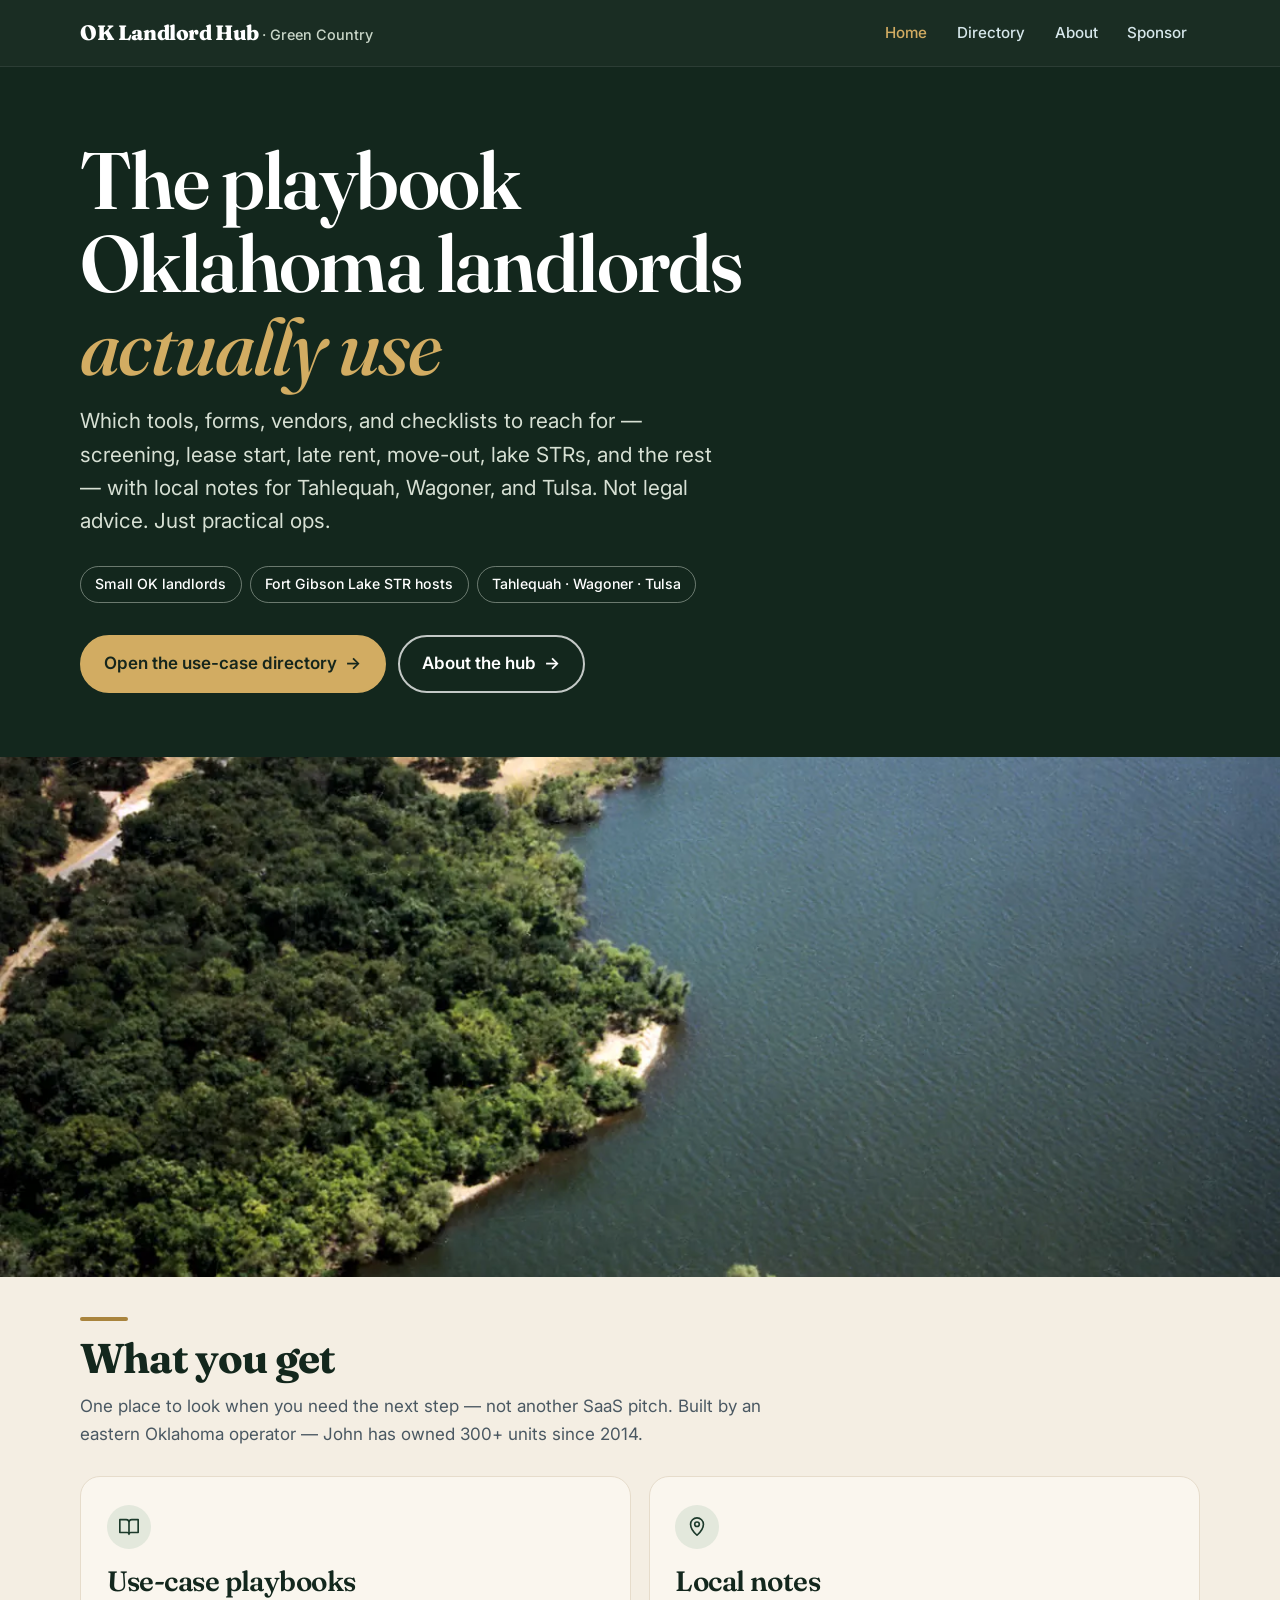
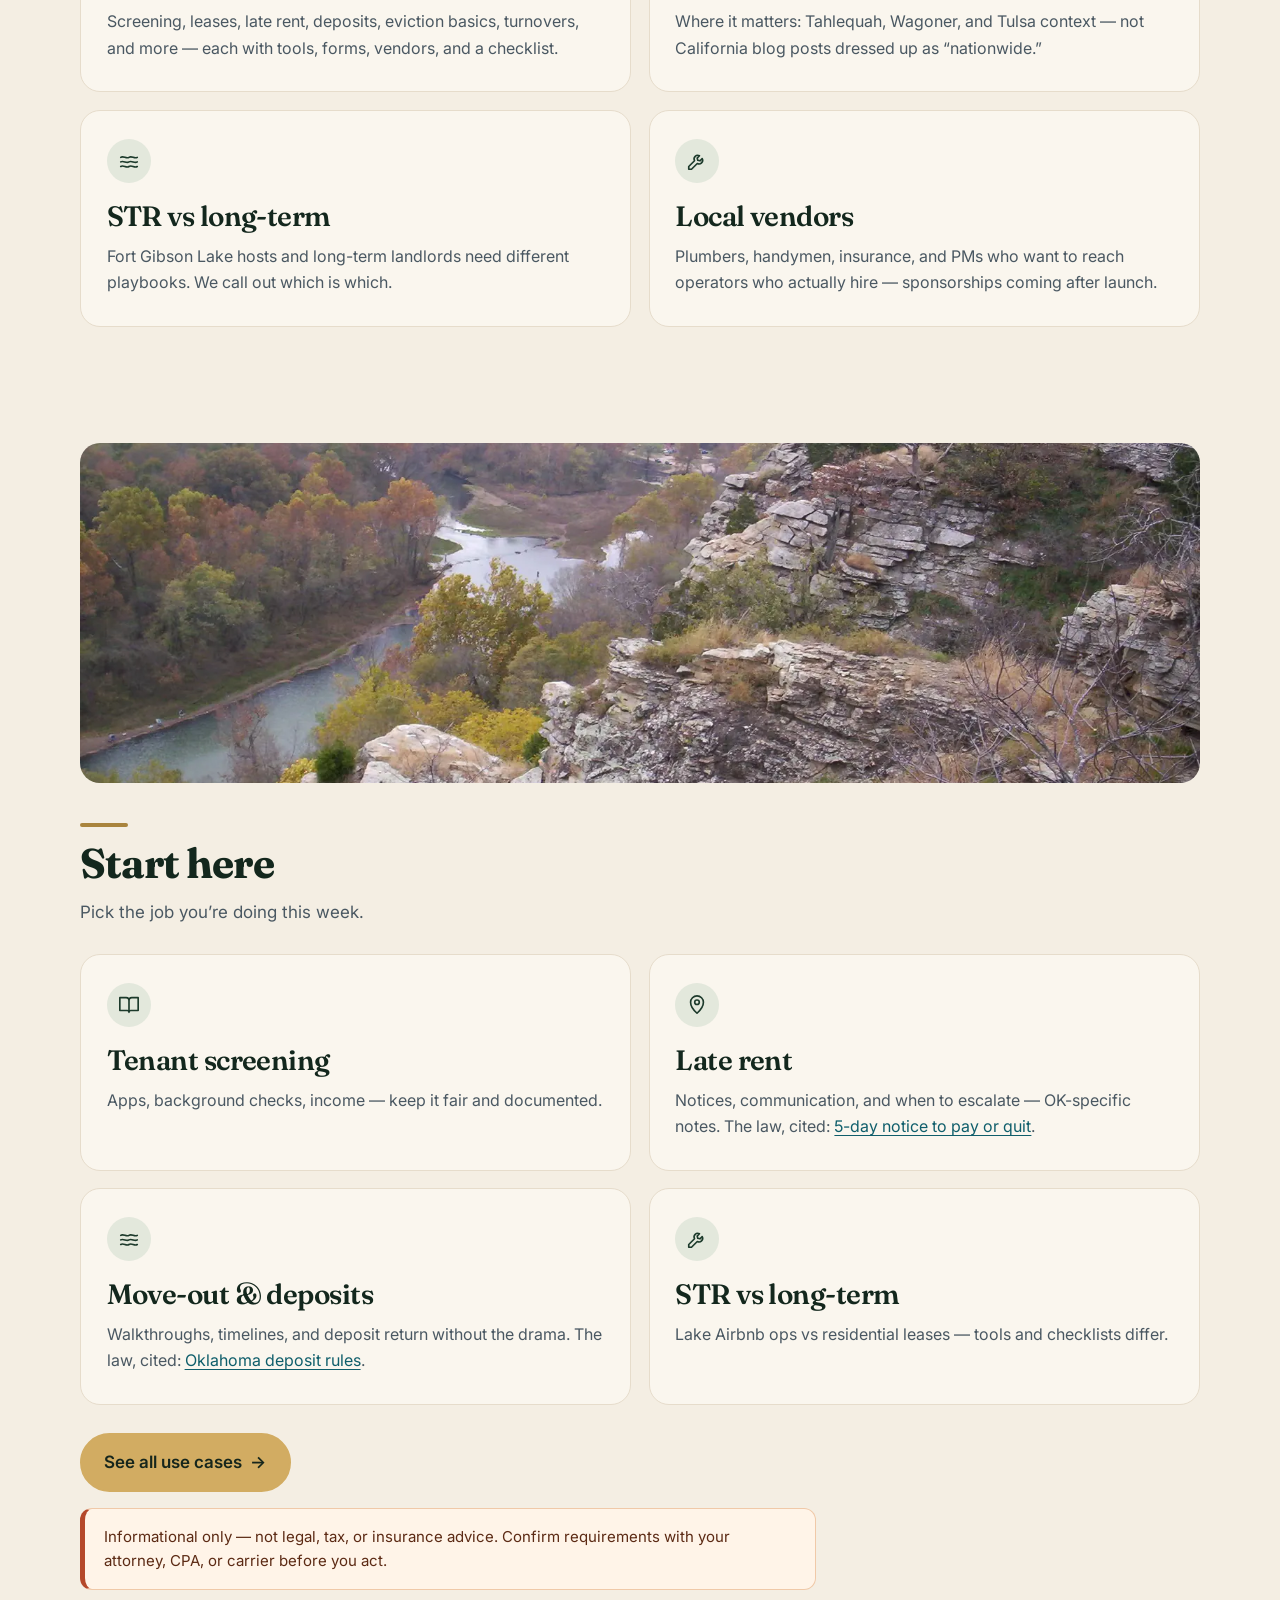
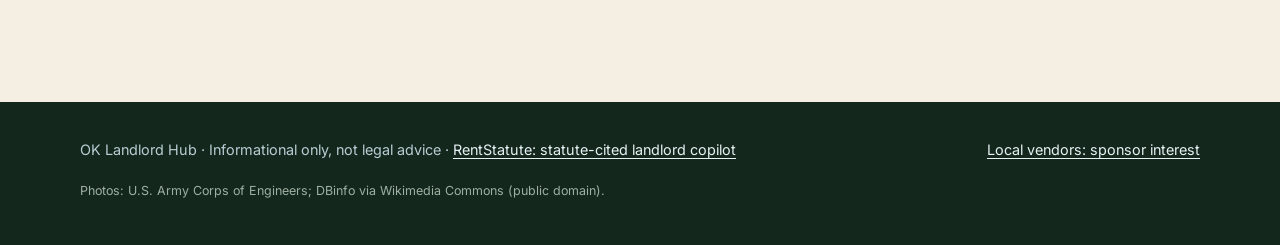
<file: index.html>
<!DOCTYPE html>
<html lang="en">
<head>
<meta name="google-site-verification" content="8E51tXcC-1-HpyUYvp-smtrXSxabDffGj0I8AzgCidQ" />
<meta name="google-site-verification" content="743L6mstXKd1lOTclPl0C3BLfo6pj5KN4j8V_lOBXwE" />
  <meta charset="utf-8">
  <meta name="viewport" content="width=device-width, initial-scale=1">
  <title>OK Landlord Hub — Playbooks for Oklahoma landlords &amp; lake STRs</title>
  <meta name="description" content="Practical tools, forms, vendors, and checklists for Oklahoma small landlords and Fort Gibson Lake short-term rental hosts. Tahlequah, Wagoner, Tulsa.">
  <link rel="preconnect" href="https://fonts.googleapis.com">
  <link rel="preconnect" href="https://fonts.gstatic.com" crossorigin>
  <link rel="stylesheet" href="https://fonts.googleapis.com/css2?family=Fraunces:opsz,wght@9..144,600;9..144,700;9..144,800&family=Inter:wght@400;500;600&display=swap">
  <link rel="stylesheet" href="styles.css">
  <script src="reveal.js"></script>
  <link rel="canonical" href="https://5dogsproperties.github.io/ok-landlord-hub/">
  <meta property="og:type" content="website">
  <meta property="og:site_name" content="OK Landlord Hub">
  <meta property="og:title" content="OK Landlord Hub — Playbooks for Oklahoma landlords &amp; lake STRs">
  <meta property="og:description" content="Practical tools, forms, vendors, and checklists for Oklahoma small landlords and Fort Gibson Lake short-term rental hosts. Tahlequah, Wagoner, Tulsa.">
  <meta property="og:url" content="https://5dogsproperties.github.io/ok-landlord-hub/">
  <meta name="twitter:card" content="summary">
  <script type="application/ld+json">{"@context": "https://schema.org", "@type": "WebPage", "name": "OK Landlord Hub \u2014 Playbooks for Oklahoma landlords &amp; lake STRs", "description": "Practical tools, forms, vendors, and checklists for Oklahoma small landlords and Fort Gibson Lake short-term rental hosts. Tahlequah, Wagoner, Tulsa.", "url": "https://5dogsproperties.github.io/ok-landlord-hub/", "isPartOf": {"@type": "WebSite", "name": "OK Landlord Hub", "url": "https://5dogsproperties.github.io/ok-landlord-hub/"}, "publisher": {"@type": "Organization", "name": "5 Dogs Properties", "email": "5dogsproperties@gmail.com", "url": "https://5dogsproperties.github.io/ok-landlord-hub/"}}</script>
  <script type="application/ld+json">{"@context": "https://schema.org", "@type": "WebSite", "name": "OK Landlord Hub", "url": "https://5dogsproperties.github.io/ok-landlord-hub/", "publisher": {"@type": "Organization", "name": "5 Dogs Properties", "email": "5dogsproperties@gmail.com", "url": "https://5dogsproperties.github.io/ok-landlord-hub/"}}</script>
</head>
<body>
  <header class="site-header">
    <div class="wrap">
      <a class="logo" href="index.html">OK Landlord Hub <span>· Green Country</span></a>
      <nav aria-label="Main">
        <ul class="nav">
          <li><a href="index.html" aria-current="page">Home</a></li>
          <li><a href="directory.html">Directory</a></li>
          <li><a href="about.html">About</a></li>
          <li><a href="sponsorship.html">Sponsor</a></li>
        </ul>
      </nav>
    </div>
  </header>

  <main>
    <section class="hero">
      <div class="wrap">
        <h1>The playbook Oklahoma landlords <em>actually use</em></h1>
        <p class="lede">
          Which tools, forms, vendors, and checklists to reach for — screening, lease start,
          late rent, move-out, lake STRs, and the rest — with local notes for Tahlequah,
          Wagoner, and Tulsa. Not legal advice. Just practical ops.
        </p>
        <ul class="who" aria-label="Who this is for">
          <li>Small OK landlords</li>
          <li>Fort Gibson Lake STR hosts</li>
          <li>Tahlequah · Wagoner · Tulsa</li>
        </ul>
        <div class="btn-row">
          <a class="btn" href="directory.html">Open the use-case directory</a>
          <a class="btn btn-outline" href="about.html">About the hub</a>
        </div>
      </div>
    </section>

    <figure class="photo-band" aria-hidden="true"><img src="img/fort-gibson-lake-aerial.webp" alt="" fetchpriority="high" decoding="async"></figure>

    <section class="section">
      <div class="wrap">
        <h2>What you get</h2>
        <p class="muted">
          One place to look when you need the next step — not another SaaS pitch.
          Built by an eastern Oklahoma operator — John has owned 300+ units since 2014.
        </p>
        <div class="card-grid">
          <article class="card">
            <h3><a href="directory.html">Use-case playbooks</a></h3>
            <p>Screening, leases, late rent, deposits, eviction basics, turnovers, and more — each with tools, forms, vendors, and a checklist.</p>
          </article>
          <article class="card">
            <h3>Local notes</h3>
            <p>Where it matters: Tahlequah, Wagoner, and Tulsa context — not California blog posts dressed up as “nationwide.”</p>
          </article>
          <article class="card">
            <h3>STR vs long-term</h3>
            <p>Fort Gibson Lake hosts and long-term landlords need different playbooks. We call out which is which.</p>
          </article>
          <article class="card">
            <h3><a href="sponsorship.html">Local vendors</a></h3>
            <p>Plumbers, handymen, insurance, and PMs who want to reach operators who actually hire — sponsorships coming after launch.</p>
          </article>
        </div>
      </div>
    </section>

    <figure class="photo-band photo-band--inset" aria-hidden="true"><img src="img/illinois-river-tenkiller-bluffs.webp" alt="" decoding="async"></figure>

    <section class="section">
      <div class="wrap">
        <h2>Start here</h2>
        <p class="muted">Pick the job you’re doing this week.</p>
        <div class="card-grid">
          <article class="card">
            <h3><a href="directory.html#screening">Tenant screening</a></h3>
            <p>Apps, background checks, income — keep it fair and documented.</p>
          </article>
          <article class="card">
            <h3><a href="directory.html#late-rent">Late rent</a></h3>
            <p>Notices, communication, and when to escalate — OK-specific notes. The law, cited: <a href="https://rentstatute.com/oklahoma/late-rent-5-day-notice/">5-day notice to pay or quit</a>.</p>
          </article>
          <article class="card">
            <h3><a href="directory.html#move-out">Move-out &amp; deposits</a></h3>
            <p>Walkthroughs, timelines, and deposit return without the drama. The law, cited: <a href="https://rentstatute.com/oklahoma/security-deposit/">Oklahoma deposit rules</a>.</p>
          </article>
          <article class="card">
            <h3><a href="directory.html#str-vs-ltr">STR vs long-term</a></h3>
            <p>Lake Airbnb ops vs residential leases — tools and checklists differ.</p>
          </article>
        </div>
        <p style="margin-top:1.5rem">
          <a class="btn" href="directory.html">See all use cases</a>
        </p>
        <p class="notice" role="note">
          Informational only — not legal, tax, or insurance advice. Confirm requirements with
          your attorney, CPA, or carrier before you act.
        </p>
      </div>
    </section>
  </main>

  <footer class="site-footer">
    <div class="wrap">
      <span>OK Landlord Hub · Informational only, not legal advice · <a href="https://rentstatute.com/">RentStatute: statute-cited landlord copilot</a></span>
      <span><a href="sponsorship.html">Local vendors: sponsor interest</a></span>
      <p class="photo-credit">Photos: U.S. Army Corps of Engineers; DBinfo via Wikimedia Commons (public domain).</p>
    </div>
  </footer>
<script data-goatcounter="https://5dogsproperties.goatcounter.com/count" async src="//gc.zgo.at/count.js"></script>
</body>
</html>
</file>
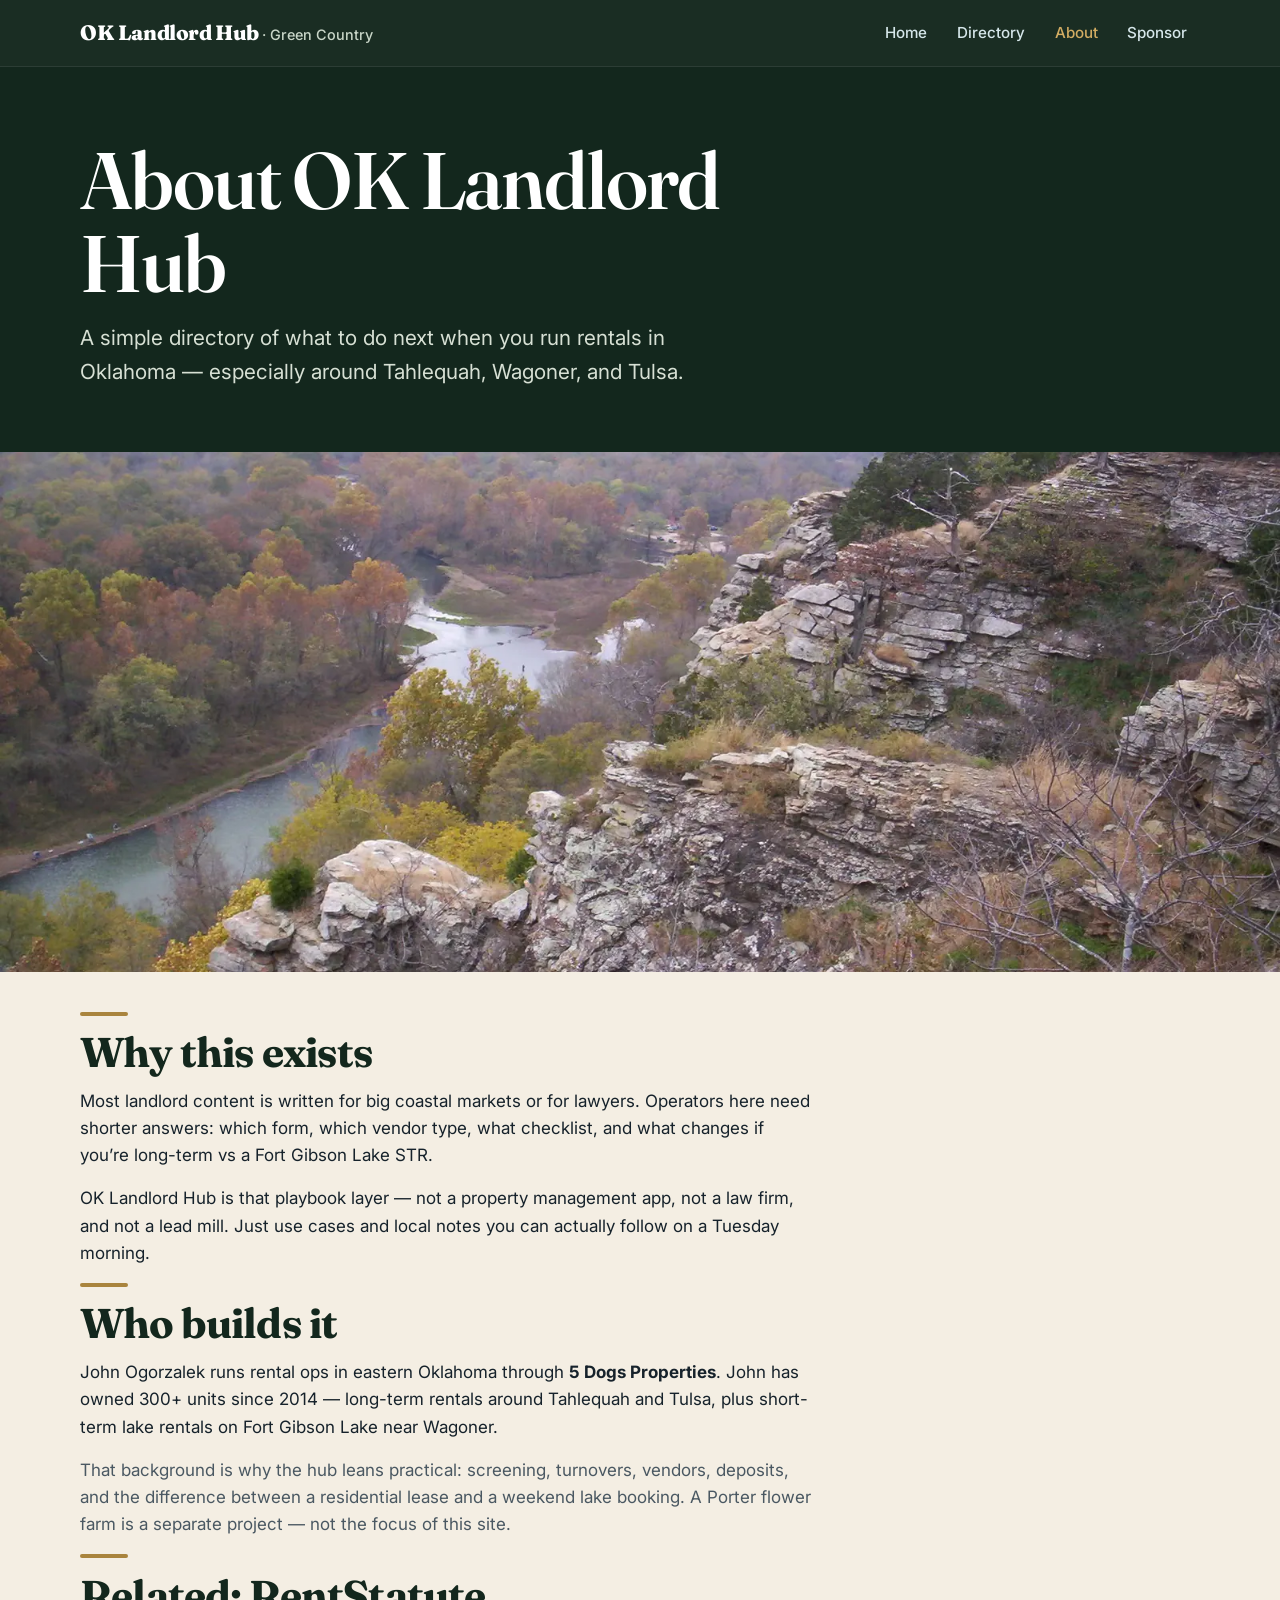
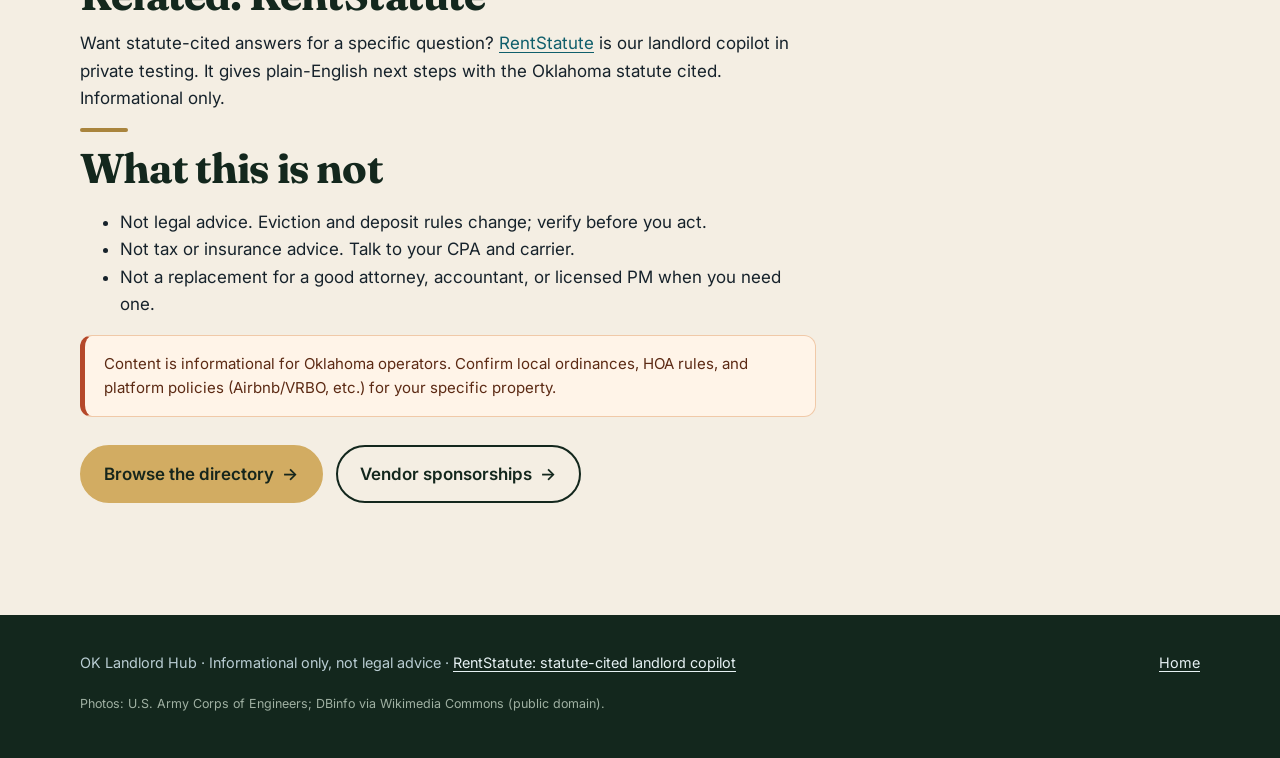
<file: about.html>
<!DOCTYPE html>
<html lang="en">
<head>
  <meta charset="utf-8">
  <meta name="viewport" content="width=device-width, initial-scale=1">
  <title>About — OK Landlord Hub</title>
  <meta name="description" content="Why OK Landlord Hub exists: practical playbooks from an Oklahoma rental operator for small landlords and Fort Gibson Lake STR hosts.">
  <link rel="preconnect" href="https://fonts.googleapis.com">
  <link rel="preconnect" href="https://fonts.gstatic.com" crossorigin>
  <link rel="stylesheet" href="https://fonts.googleapis.com/css2?family=Fraunces:opsz,wght@9..144,600;9..144,700;9..144,800&family=Inter:wght@400;500;600&display=swap">
  <link rel="stylesheet" href="styles.css">
  <script src="reveal.js"></script>
  <link rel="canonical" href="https://5dogsproperties.github.io/ok-landlord-hub/about.html">
  <meta property="og:type" content="website">
  <meta property="og:site_name" content="OK Landlord Hub">
  <meta property="og:title" content="About — OK Landlord Hub">
  <meta property="og:description" content="Why OK Landlord Hub exists: practical playbooks from an Oklahoma rental operator for small landlords and Fort Gibson Lake STR hosts.">
  <meta property="og:url" content="https://5dogsproperties.github.io/ok-landlord-hub/about.html">
  <meta name="twitter:card" content="summary">
  <script type="application/ld+json">{"@context": "https://schema.org", "@type": "WebPage", "name": "About \u2014 OK Landlord Hub", "description": "Why OK Landlord Hub exists: practical playbooks from an Oklahoma rental operator for small landlords and Fort Gibson Lake STR hosts.", "url": "https://5dogsproperties.github.io/ok-landlord-hub/about.html", "isPartOf": {"@type": "WebSite", "name": "OK Landlord Hub", "url": "https://5dogsproperties.github.io/ok-landlord-hub/"}, "publisher": {"@type": "Organization", "name": "5 Dogs Properties", "email": "5dogsproperties@gmail.com", "url": "https://5dogsproperties.github.io/ok-landlord-hub/"}}</script>
</head>
<body>
  <header class="site-header">
    <div class="wrap">
      <a class="logo" href="index.html">OK Landlord Hub <span>· Green Country</span></a>
      <nav aria-label="Main">
        <ul class="nav">
          <li><a href="index.html">Home</a></li>
          <li><a href="directory.html">Directory</a></li>
          <li><a href="about.html" aria-current="page">About</a></li>
          <li><a href="sponsorship.html">Sponsor</a></li>
        </ul>
      </nav>
    </div>
  </header>

  <main>
    <section class="hero">
      <div class="wrap">
        <h1>About OK Landlord Hub</h1>
        <p class="lede">
          A simple directory of what to do next when you run rentals in Oklahoma —
          especially around Tahlequah, Wagoner, and Tulsa.
        </p>
      </div>
    </section>

    <figure class="photo-band" aria-hidden="true"><img src="img/illinois-river-tenkiller-bluffs.webp" alt="" fetchpriority="high" decoding="async"></figure>

    <section class="section">
      <div class="wrap">
        <h2>Why this exists</h2>
        <p>
          Most landlord content is written for big coastal markets or for lawyers.
          Operators here need shorter answers: which form, which vendor type, what
          checklist, and what changes if you’re long-term vs a Fort Gibson Lake STR.
        </p>
        <p>
          OK Landlord Hub is that playbook layer — not a property management app,
          not a law firm, and not a lead mill. Just use cases and local notes you
          can actually follow on a Tuesday morning.
        </p>

        <h2>Who builds it</h2>
        <p>
          John Ogorzalek runs rental ops in eastern Oklahoma through
          <strong>5 Dogs Properties</strong>. John has owned 300+ units since 2014 —
          long-term rentals around Tahlequah and Tulsa, plus short-term lake rentals
          on Fort Gibson Lake near Wagoner.
        </p>
        <p class="muted">
          That background is why the hub leans practical: screening, turnovers,
          vendors, deposits, and the difference between a residential lease and a
          weekend lake booking. A Porter flower farm is a separate project — not
          the focus of this site.
        </p>

        <h2>Related: RentStatute</h2>
        <p>Want statute-cited answers for a specific question? <a href="https://rentstatute.com/">RentStatute</a> is our landlord copilot in private testing. It gives plain-English next steps with the Oklahoma statute cited. Informational only.</p>

        <h2>What this is not</h2>
        <ul>
          <li>Not legal advice. Eviction and deposit rules change; verify before you act.</li>
          <li>Not tax or insurance advice. Talk to your CPA and carrier.</li>
          <li>Not a replacement for a good attorney, accountant, or licensed PM when you need one.</li>
        </ul>

        <p class="notice" role="note">
          Content is informational for Oklahoma operators. Confirm local ordinances,
          HOA rules, and platform policies (Airbnb/VRBO, etc.) for your specific property.
        </p>

        <p style="margin-top:1.75rem">
          <a class="btn" href="directory.html">Browse the directory</a>
          <a class="btn btn-outline" href="sponsorship.html" style="margin-left:0.5rem">Vendor sponsorships</a>
        </p>
      </div>
    </section>
  </main>

  <footer class="site-footer">
    <div class="wrap">
      <span>OK Landlord Hub · Informational only, not legal advice · <a href="https://rentstatute.com/">RentStatute: statute-cited landlord copilot</a></span>
      <span><a href="index.html">Home</a></span>
      <p class="photo-credit">Photos: U.S. Army Corps of Engineers; DBinfo via Wikimedia Commons (public domain).</p>
    </div>
  </footer>
<script data-goatcounter="https://5dogsproperties.goatcounter.com/count" async src="//gc.zgo.at/count.js"></script>
</body>
</html>
</file>
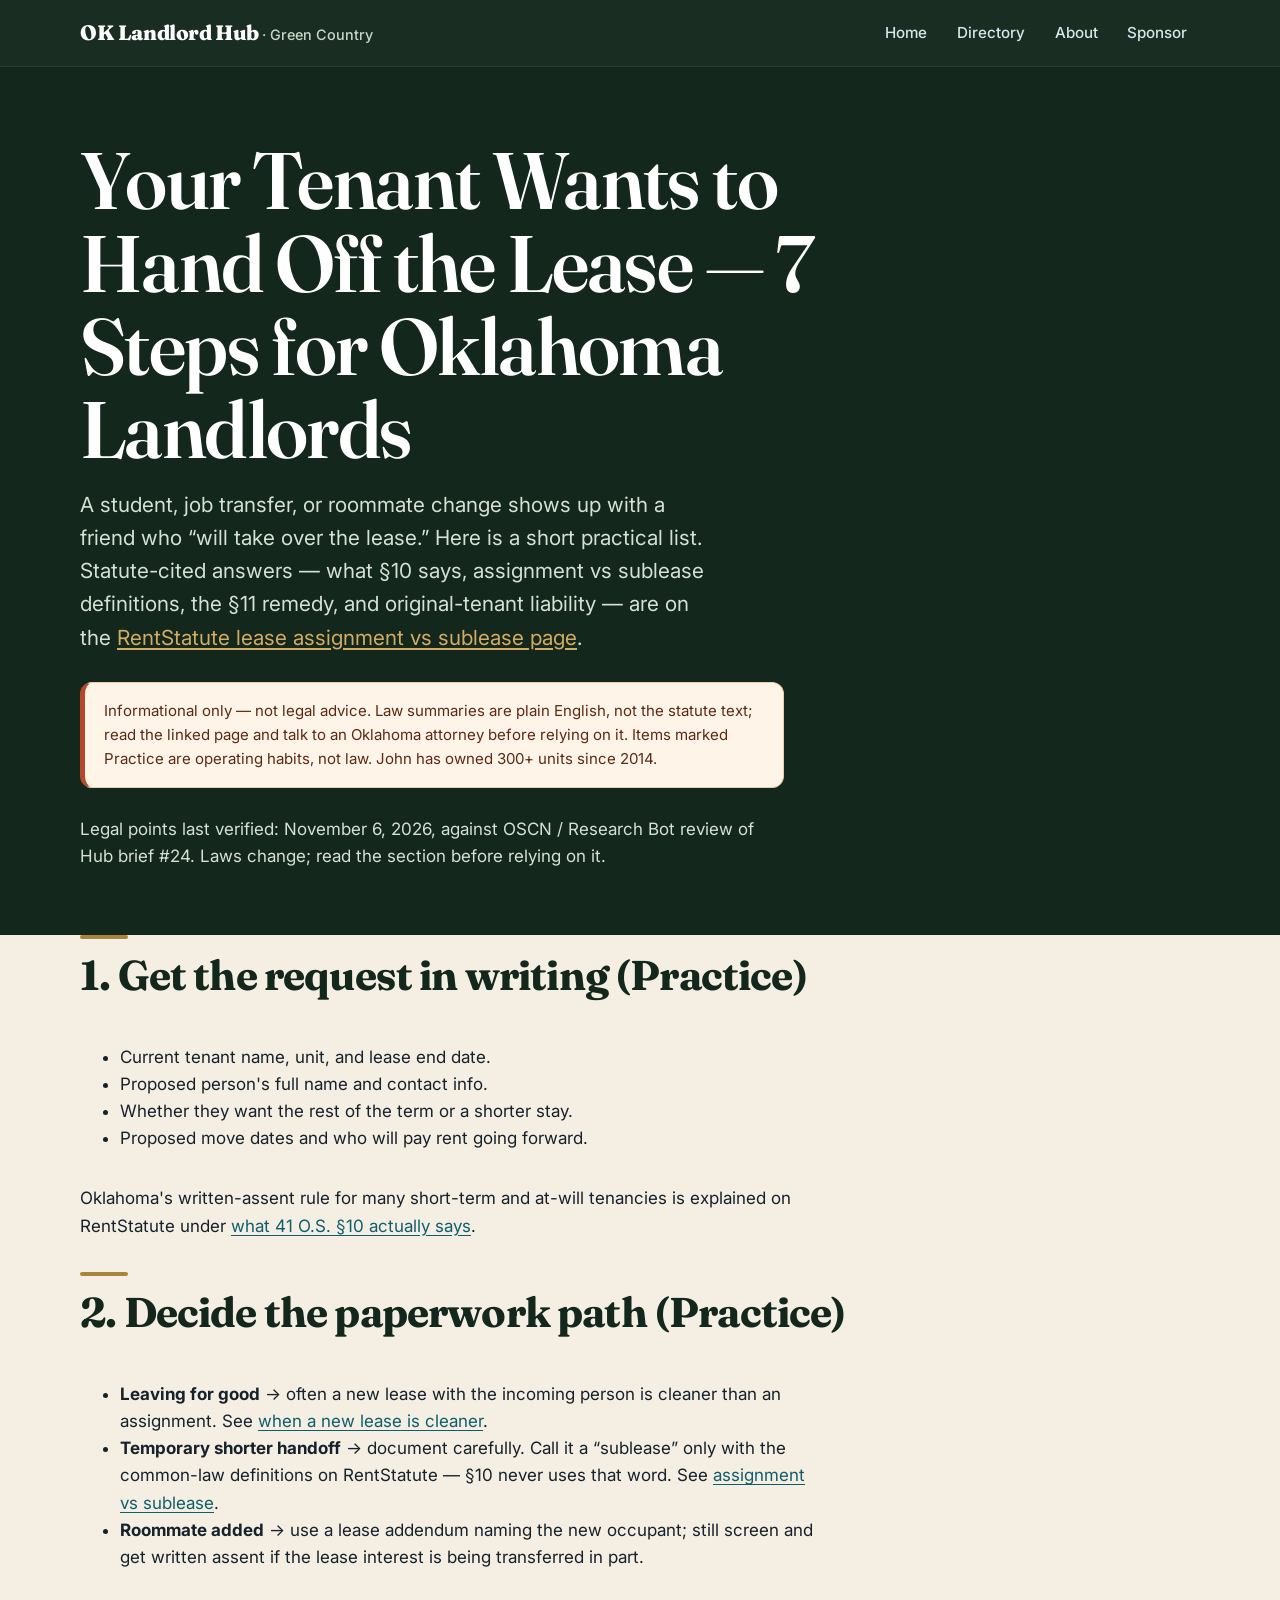
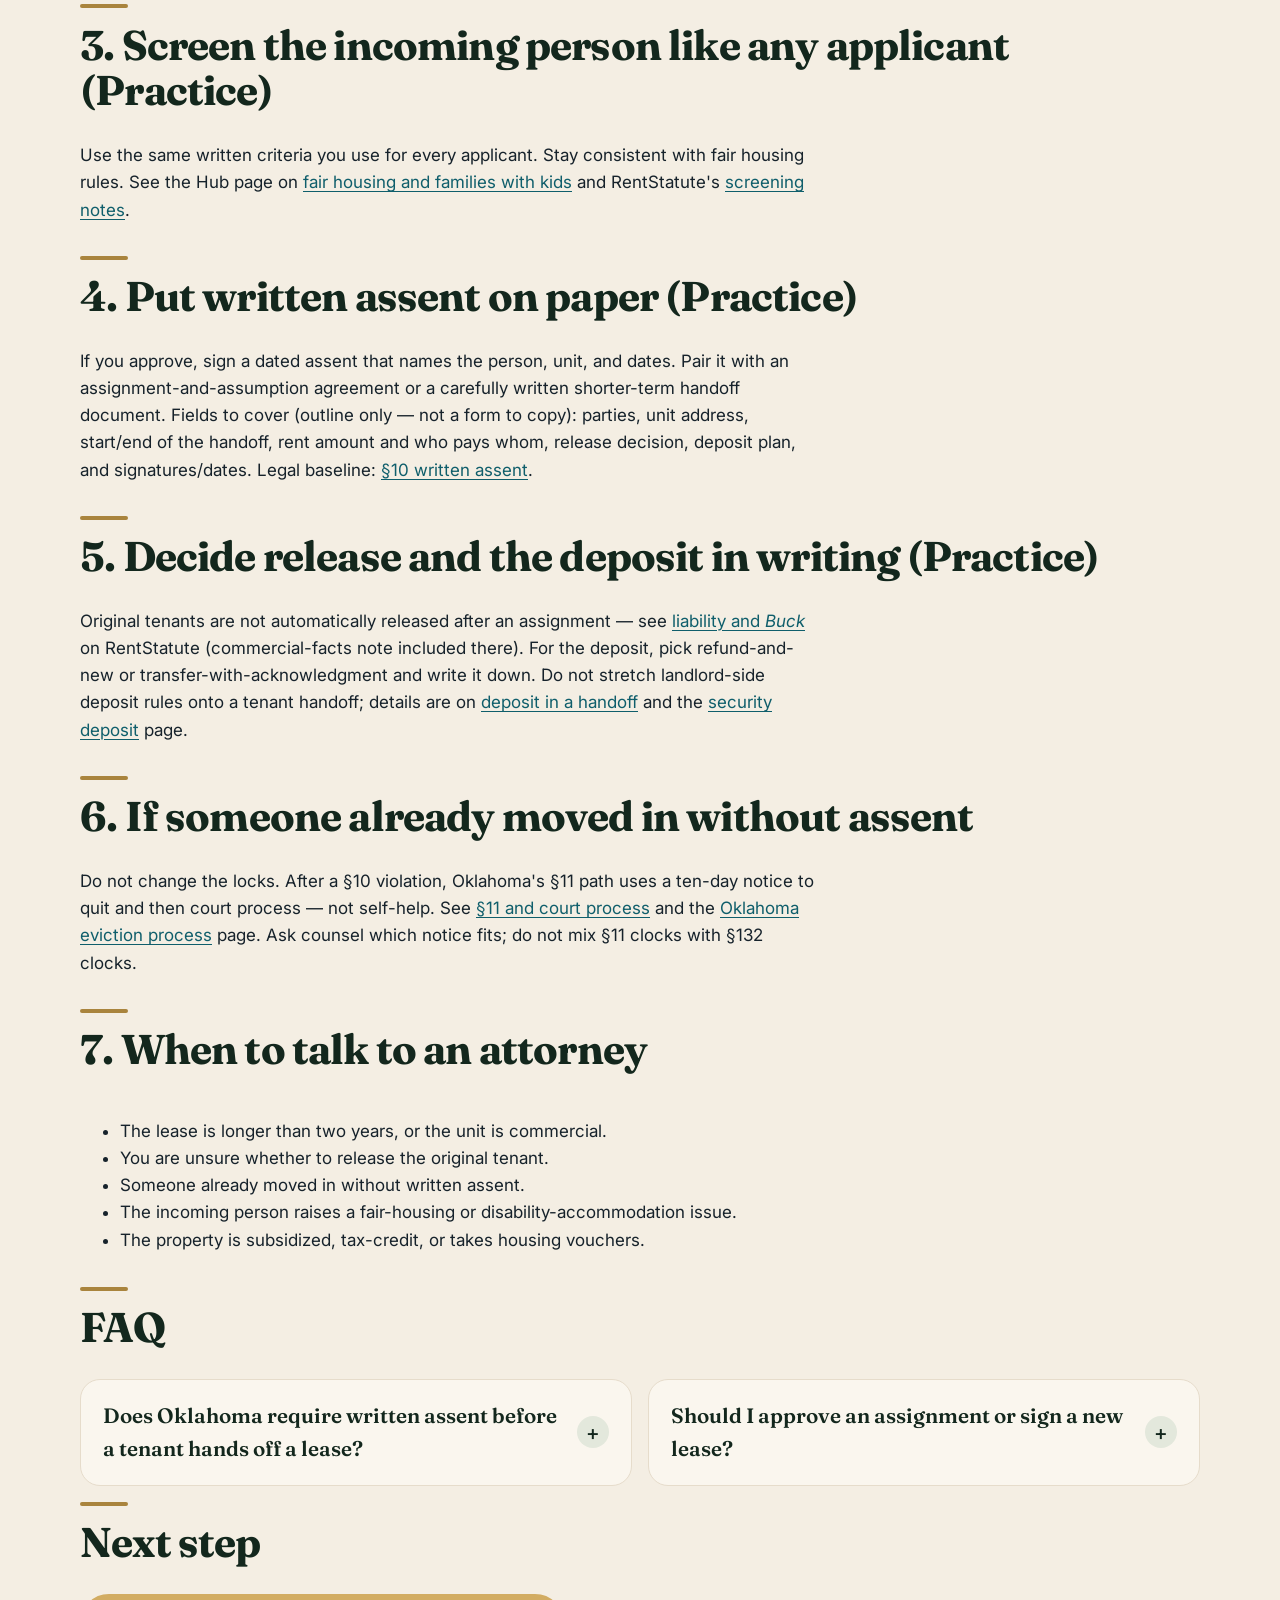
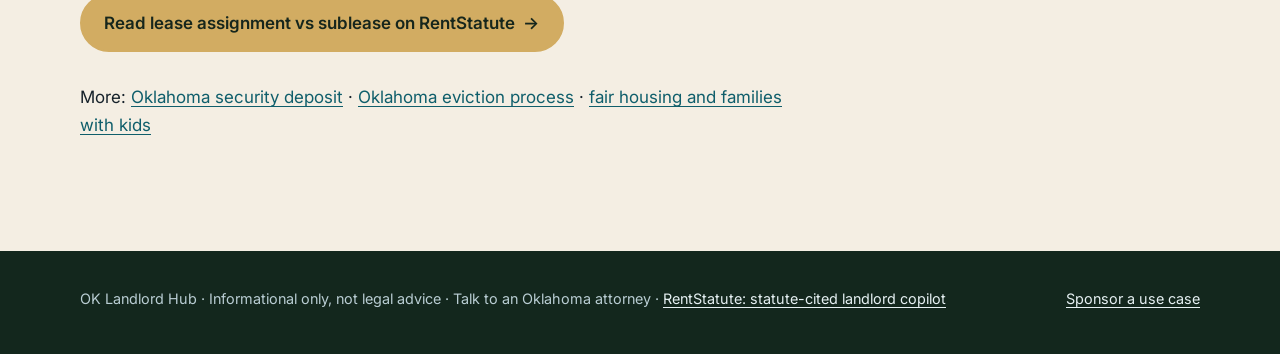
<file: assignment-sublease-checklist.html>
<!DOCTYPE html>
<html lang="en">
<head>
  <meta charset="utf-8">
  <meta name="viewport" content="width=device-width, initial-scale=1">
  <title>Oklahoma Lease Handoff Checklist (Assignment / Sublease) — OK Landlord Hub</title>
  <meta name="description" content="Your Oklahoma tenant wants to hand off the lease. Seven practical steps: written request, screening, written assent, release, deposit, and when to call a lawyer.">
  <link rel="preconnect" href="https://fonts.googleapis.com">
  <link rel="preconnect" href="https://fonts.gstatic.com" crossorigin>
  <link rel="stylesheet" href="https://fonts.googleapis.com/css2?family=Fraunces:opsz,wght@9..144,600;9..144,700;9..144,800&family=Inter:wght@400;500;600&display=swap">
  <link rel="stylesheet" href="styles.css">
  <script src="reveal.js"></script>
  <link rel="canonical" href="https://5dogsproperties.github.io/ok-landlord-hub/assignment-sublease-checklist.html">
  <meta property="og:type" content="article">
  <meta property="og:site_name" content="OK Landlord Hub">
  <meta property="og:title" content="Oklahoma Lease Handoff Checklist (Assignment / Sublease) — OK Landlord Hub">
  <meta property="og:description" content="Your Oklahoma tenant wants to hand off the lease. Seven practical steps: written request, screening, written assent, release, deposit, and when to call a lawyer.">
  <meta property="og:url" content="https://5dogsproperties.github.io/ok-landlord-hub/assignment-sublease-checklist.html">
  <meta name="twitter:card" content="summary">
  <script type="application/ld+json">{"@context": "https://schema.org", "@graph": [{"@type": "Article", "headline": "Your Tenant Wants to Hand Off the Lease — 7 Steps for Oklahoma Landlords", "description": "Your Oklahoma tenant wants to hand off the lease. Seven practical steps: written request, screening, written assent, release, deposit, and when to call a lawyer.", "url": "https://5dogsproperties.github.io/ok-landlord-hub/assignment-sublease-checklist.html", "mainEntityOfPage": "https://5dogsproperties.github.io/ok-landlord-hub/assignment-sublease-checklist.html", "datePublished": "2026-11-06", "dateModified": "2026-11-06", "author": {"@type": "Organization", "name": "5 Dogs Properties"}, "publisher": {"@type": "Organization", "name": "5 Dogs Properties", "url": "https://5dogsproperties.github.io/ok-landlord-hub/"}, "isPartOf": {"@type": "WebSite", "name": "OK Landlord Hub", "url": "https://5dogsproperties.github.io/ok-landlord-hub/"}}, {"@type": "FAQPage", "mainEntity": [{"@type": "Question", "name": "Does Oklahoma require written assent before a tenant hands off a lease?", "acceptedAnswer": {"@type": "Answer", "text": "For many short-term and at-will tenancies, yes — 41 O.S. §10 requires written assent to assign or transfer the interest or any part thereof. See the RentStatute lease assignment vs sublease page."}}, {"@type": "Question", "name": "Should I approve an assignment or sign a new lease?", "acceptedAnswer": {"@type": "Answer", "text": "Practice: if the tenant is leaving for good and terms are changing, a new lease is often cleaner. Temporary shorter handoffs need careful written documentation. Legal definitions and liability cites are on RentStatute."}}]}]}</script>
</head>
<body>
  <header class="site-header">
    <div class="wrap">
      <a class="logo" href="index.html">OK Landlord Hub <span>· Green Country</span></a>
      <nav aria-label="Main">
        <ul class="nav">
          <li><a href="index.html">Home</a></li>
          <li><a href="directory.html">Directory</a></li>
          <li><a href="about.html">About</a></li>
          <li><a href="sponsorship.html">Sponsor</a></li>
        </ul>
      </nav>
    </div>
  </header>

  <main>
    <section class="hero">
      <div class="wrap">
        <h1>Your Tenant Wants to Hand Off the Lease — 7 Steps for Oklahoma Landlords</h1>
        <p class="lede">A student, job transfer, or roommate change shows up with a friend who “will take over the lease.” Here is a short practical list. Statute-cited answers — what §10 says, assignment vs sublease definitions, the §11 remedy, and original-tenant liability — are on the <a href="https://rentstatute.com/oklahoma/lease-assignment-vs-sublease/">RentStatute lease assignment vs sublease page</a>.</p>
        <p class="notice" role="note">Informational only — not legal advice. Law summaries are plain English, not the statute text; read the linked page and talk to an Oklahoma attorney before relying on it. Items marked Practice are operating habits, not law. John has owned 300+ units since 2014.</p>
        <p class="muted">Legal points last verified: November 6, 2026, against OSCN / Research Bot review of Hub brief #24. Laws change; read the section before relying on it.</p>
      </div>
    </section>

    <section class="section" style="padding-top:0">
      <div class="wrap">
        <h2>1. Get the request in writing (Practice)</h2>
        <ul>
          <li>Current tenant name, unit, and lease end date.</li>
          <li>Proposed person's full name and contact info.</li>
          <li>Whether they want the rest of the term or a shorter stay.</li>
          <li>Proposed move dates and who will pay rent going forward.</li>
        </ul>
        <p>Oklahoma's written-assent rule for many short-term and at-will tenancies is explained on RentStatute under <a href="https://rentstatute.com/oklahoma/lease-assignment-vs-sublease/#section-10">what 41 O.S. §10 actually says</a>.</p>

        <h2>2. Decide the paperwork path (Practice)</h2>
        <ul>
          <li><strong>Leaving for good</strong> → often a new lease with the incoming person is cleaner than an assignment. See <a href="https://rentstatute.com/oklahoma/lease-assignment-vs-sublease/#new-lease">when a new lease is cleaner</a>.</li>
          <li><strong>Temporary shorter handoff</strong> → document carefully. Call it a “sublease” only with the common-law definitions on RentStatute — §10 never uses that word. See <a href="https://rentstatute.com/oklahoma/lease-assignment-vs-sublease/#assignment-vs-sublease">assignment vs sublease</a>.</li>
          <li><strong>Roommate added</strong> → use a lease addendum naming the new occupant; still screen and get written assent if the lease interest is being transferred in part.</li>
        </ul>

        <h2>3. Screen the incoming person like any applicant (Practice)</h2>
        <p>Use the same written criteria you use for every applicant. Stay consistent with fair housing rules. See the Hub page on <a href="fair-housing-families.html">fair housing and families with kids</a> and RentStatute's <a href="https://rentstatute.com/oklahoma/lease-assignment-vs-sublease/#screening">screening notes</a>.</p>

        <h2>4. Put written assent on paper (Practice)</h2>
        <p>If you approve, sign a dated assent that names the person, unit, and dates. Pair it with an assignment-and-assumption agreement or a carefully written shorter-term handoff document. Fields to cover (outline only — not a form to copy): parties, unit address, start/end of the handoff, rent amount and who pays whom, release decision, deposit plan, and signatures/dates. Legal baseline: <a href="https://rentstatute.com/oklahoma/lease-assignment-vs-sublease/#section-10">§10 written assent</a>.</p>

        <h2>5. Decide release and the deposit in writing (Practice)</h2>
        <p>Original tenants are not automatically released after an assignment — see <a href="https://rentstatute.com/oklahoma/lease-assignment-vs-sublease/#liability">liability and <em>Buck</em></a> on RentStatute (commercial-facts note included there). For the deposit, pick refund-and-new or transfer-with-acknowledgment and write it down. Do not stretch landlord-side deposit rules onto a tenant handoff; details are on <a href="https://rentstatute.com/oklahoma/lease-assignment-vs-sublease/#deposit">deposit in a handoff</a> and the <a href="https://rentstatute.com/oklahoma/security-deposit/">security deposit</a> page.</p>

        <h2>6. If someone already moved in without assent</h2>
        <p>Do not change the locks. After a §10 violation, Oklahoma's §11 path uses a ten-day notice to quit and then court process — not self-help. See <a href="https://rentstatute.com/oklahoma/lease-assignment-vs-sublease/#section-11">§11 and court process</a> and the <a href="https://rentstatute.com/oklahoma/eviction-process/">Oklahoma eviction process</a> page. Ask counsel which notice fits; do not mix §11 clocks with §132 clocks.</p>

        <h2>7. When to talk to an attorney</h2>
        <ul>
          <li>The lease is longer than two years, or the unit is commercial.</li>
          <li>You are unsure whether to release the original tenant.</li>
          <li>Someone already moved in without written assent.</li>
          <li>The incoming person raises a fair-housing or disability-accommodation issue.</li>
          <li>The property is subsidized, tax-credit, or takes housing vouchers.</li>
        </ul>

        <h2>FAQ</h2>
        <details class="usecase"><summary>Does Oklahoma require written assent before a tenant hands off a lease?</summary><div class="usecase-body"><p>For many short-term and at-will tenancies, yes — 41 O.S. §10 requires written assent to assign or transfer the interest or any part thereof. See the <a href="https://rentstatute.com/oklahoma/lease-assignment-vs-sublease/">RentStatute lease assignment vs sublease page</a>.</p></div></details>
        <details class="usecase"><summary>Should I approve an assignment or sign a new lease?</summary><div class="usecase-body"><p>Practice: if the tenant is leaving for good and terms are changing, a new lease is often cleaner. Temporary shorter handoffs need careful written documentation. Legal definitions and liability cites are on <a href="https://rentstatute.com/oklahoma/lease-assignment-vs-sublease/">RentStatute</a>.</p></div></details>

        <h2>Next step</h2>
        <p><a class="btn" href="https://rentstatute.com/oklahoma/lease-assignment-vs-sublease/">Read lease assignment vs sublease on RentStatute</a></p>
        <p>More: <a href="https://rentstatute.com/oklahoma/security-deposit/">Oklahoma security deposit</a> · <a href="https://rentstatute.com/oklahoma/eviction-process/">Oklahoma eviction process</a> · <a href="fair-housing-families.html">fair housing and families with kids</a></p>
      </div>
    </section>
  </main>

  <footer class="site-footer">
    <div class="wrap">
      <span>OK Landlord Hub · Informational only, not legal advice · Talk to an Oklahoma attorney · <a href="https://rentstatute.com/">RentStatute: statute-cited landlord copilot</a></span>
      <span><a href="sponsorship.html">Sponsor a use case</a></span>
    </div>
  </footer>
<script data-goatcounter="https://5dogsproperties.goatcounter.com/count" async src="//gc.zgo.at/count.js"></script>
</body>
</html>
</file>
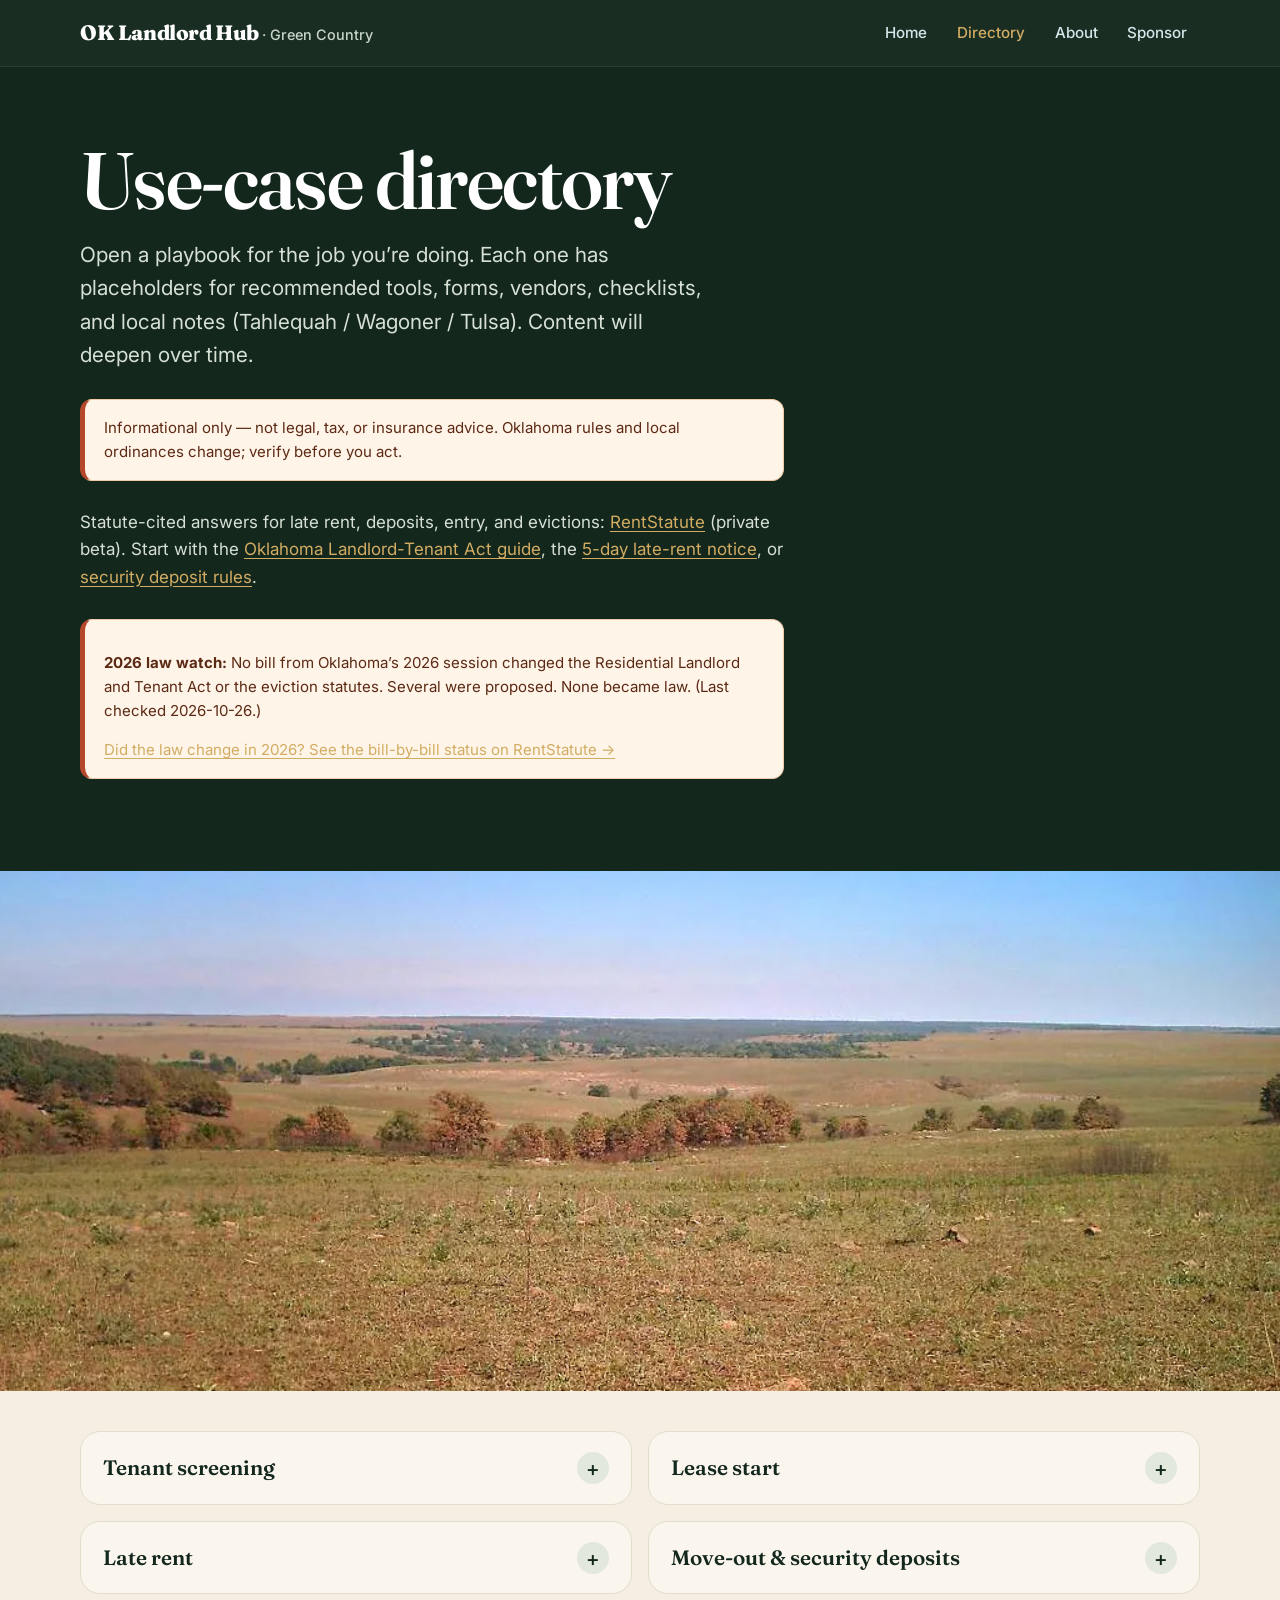
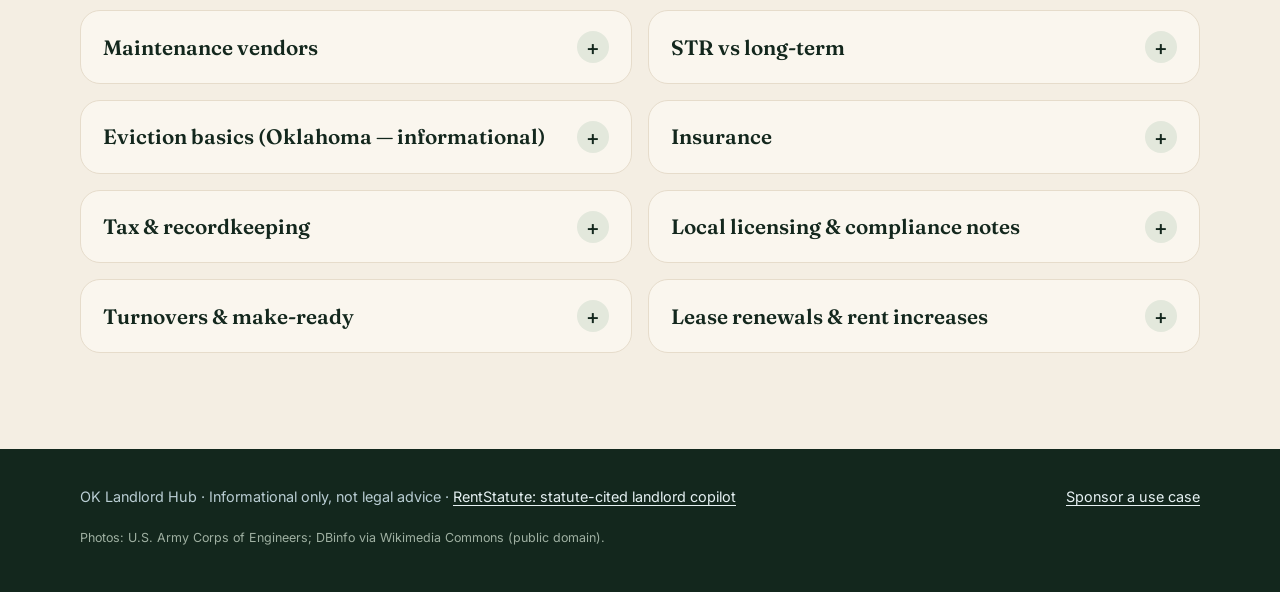
<file: directory.html>
<!DOCTYPE html>
<html lang="en">
<head>
  <meta charset="utf-8">
  <meta name="viewport" content="width=device-width, initial-scale=1">
  <title>Use-case directory — OK Landlord Hub</title>
  <meta name="description" content="Oklahoma landlord use cases: screening, lease start, late rent, move-out, STR vs long-term, eviction basics, insurance, taxes, licensing, turnovers, and vendors.">
  <link rel="preconnect" href="https://fonts.googleapis.com">
  <link rel="preconnect" href="https://fonts.gstatic.com" crossorigin>
  <link rel="stylesheet" href="https://fonts.googleapis.com/css2?family=Fraunces:opsz,wght@9..144,600;9..144,700;9..144,800&family=Inter:wght@400;500;600&display=swap">
  <link rel="stylesheet" href="styles.css">
  <script src="reveal.js"></script>
  <link rel="canonical" href="https://5dogsproperties.github.io/ok-landlord-hub/directory.html">
  <meta property="og:type" content="website">
  <meta property="og:site_name" content="OK Landlord Hub">
  <meta property="og:title" content="Use-case directory — OK Landlord Hub">
  <meta property="og:description" content="Oklahoma landlord use cases: screening, lease start, late rent, move-out, STR vs long-term, eviction basics, insurance, taxes, licensing, turnovers, and vendors.">
  <meta property="og:url" content="https://5dogsproperties.github.io/ok-landlord-hub/directory.html">
  <meta name="twitter:card" content="summary">
  <script type="application/ld+json">{"@context": "https://schema.org", "@type": "WebPage", "name": "Use-case directory \u2014 OK Landlord Hub", "description": "Oklahoma landlord use cases: screening, lease start, late rent, move-out, STR vs long-term, eviction basics, insurance, taxes, licensing, turnovers, and vendors.", "url": "https://5dogsproperties.github.io/ok-landlord-hub/directory.html", "isPartOf": {"@type": "WebSite", "name": "OK Landlord Hub", "url": "https://5dogsproperties.github.io/ok-landlord-hub/"}, "publisher": {"@type": "Organization", "name": "5 Dogs Properties", "email": "5dogsproperties@gmail.com", "url": "https://5dogsproperties.github.io/ok-landlord-hub/"}}</script>
</head>
<body>
  <header class="site-header">
    <div class="wrap">
      <a class="logo" href="index.html">OK Landlord Hub <span>· Green Country</span></a>
      <nav aria-label="Main">
        <ul class="nav">
          <li><a href="index.html">Home</a></li>
          <li><a href="directory.html" aria-current="page">Directory</a></li>
          <li><a href="about.html">About</a></li>
          <li><a href="sponsorship.html">Sponsor</a></li>
        </ul>
      </nav>
    </div>
  </header>

  <main>
    <section class="hero">
      <div class="wrap">
        <h1>Use-case directory</h1>
        <p class="lede">
          Open a playbook for the job you’re doing. Each one has placeholders for
          recommended tools, forms, vendors, checklists, and local notes
          (Tahlequah / Wagoner / Tulsa). Content will deepen over time.
        </p>
        <p class="notice" role="note">
          Informational only — not legal, tax, or insurance advice. Oklahoma rules
          and local ordinances change; verify before you act.
        </p>
        <p class="muted">Statute-cited answers for late rent, deposits, entry, and evictions: <a href="https://rentstatute.com/">RentStatute</a> (private beta). Start with the <a href="https://rentstatute.com/oklahoma/">Oklahoma Landlord-Tenant Act guide</a>, the <a href="https://rentstatute.com/oklahoma/late-rent-5-day-notice/">5-day late-rent notice</a>, or <a href="https://rentstatute.com/oklahoma/security-deposit/">security deposit rules</a>.</p>

<aside class="notice" role="note" id="law-watch-2026">
  <p><strong>2026 law watch:</strong> No bill from Oklahoma’s 2026 session changed the Residential Landlord and Tenant Act or the eviction statutes. Several were proposed. None became law. (Last checked 2026-10-26.)</p>
  <p><a href="https://rentstatute.com/oklahoma/landlord-tenant-law-2026/">Did the law change in 2026? See the bill-by-bill status on RentStatute →</a></p>
</aside>
      </div>
    </section>

    <figure class="photo-band" aria-hidden="true"><img src="img/tallgrass-prairie-overlook-osage.webp" alt="" fetchpriority="high" decoding="async"></figure>

    <section class="section" style="padding-top:0">
      <div class="wrap">

        <!-- 1 -->
        <details class="usecase" id="screening">
          <summary>Tenant screening</summary>
          <div class="usecase-body">
            <p>Decide who gets the unit with a consistent, documented process — apps, ID, income, background/credit, and fair criteria you can explain.</p>
            <h4>Recommended tools</h4>
            <ul>
              <li>Placeholder: online application + screening provider (e.g. TransUnion SmartMove / similar) — pick one and stick with it</li>
              <li>Placeholder: shared criteria sheet so every applicant is judged the same way</li>
            </ul>
            <h4>Forms</h4>
            <ul>
              <li>Rental application (uniform for all applicants)</li>
              <li>Consent for background/credit check</li>
              <li>Adverse action / denial notice template (when you use consumer reports)</li>
              <li><a href="fair-housing-families.html">Fair housing and families with kids</a>: listing language, occupancy limits and screening after the 2026 Oklahoma City settlement.</li>
            </ul>
            <h4>Vendors</h4>
            <ul>
              <li>Placeholder: screening service; optional local credit/reference help</li>
            </ul>
            <h4>Checklist</h4>
            <ul>
              <li>Post criteria before accepting apps</li>
              <li>Collect app fee only where allowed and disclose it</li>
              <li>Verify income and ID; run checks with written consent</li>
              <li>Document decision; keep records</li>
            </ul>
            <div class="local-notes">
              <strong>Local notes — Tahlequah / Wagoner / Tulsa</strong>
              Watch city/county fair housing and any local licensing that affects how you advertise. Tulsa market runs faster than Tahlequah — same criteria, different timeline pressure. Lake STR guests are not the same as residential tenants; don’t mix playbooks.
            </div>
          </div>
        </details>

        <!-- 2 -->
        <details class="usecase" id="lease-start">
          <summary>Lease start</summary>
          <div class="usecase-body">
            <p>From “approved” to keys: lease signed, deposits collected, move-in condition documented, utilities and locks handled.</p>
            <h4>Recommended tools</h4>
            <ul>
              <li>Placeholder: e-sign (DocuSign / HelloSign / built into your PM software)</li>
              <li>Placeholder: rent collection (ACH / online portal)</li>
            </ul>
            <h4>Forms</h4>
            <ul>
              <li>Oklahoma-compliant residential lease (attorney-reviewed template)</li>
              <li>Pet charges playbook: <a href="pet-fee-deposit-rent.html">Pet fee vs pet deposit vs pet rent</a></li>
              <li>Rent increase playbook: <a href="rent-increase.html">How to raise rent in Oklahoma (and how much notice to give)</a></li>
              <li><a href="assignment-sublease-checklist.html">Lease assignment vs sublease checklist</a></li>
              <li>Lead-based paint disclosure if pre-1978</li>
              <li>Move-in inspection / condition checklist with photos</li>
              <li>Keys / fobs / remotes inventory</li>
            </ul>
            <h4>Vendors</h4>
            <ul>
              <li>Placeholder: locksmith for rekey; optional attorney for lease template review</li>
            </ul>
            <h4>Checklist</h4>
            <ul>
              <li>Rekey or change codes between tenants</li>
              <li>Smoke/CO detectors tested; HVAC filter noted</li>
              <li>Utility transfer instructions given in writing</li>
              <li>First rent + deposit cleared before possession</li>
            </ul>
            <div class="local-notes">
              <strong>Local notes — Tahlequah / Wagoner / Tulsa</strong>
              Confirm any local occupancy or rental registration rules. Rural wells/septic properties need extra move-in notes. Fort Gibson Lake STRs usually use platform agreements + house rules, not a residential lease — see STR vs long-term.
            </div>
          </div>
        </details>

        <!-- 3 -->
        <details class="usecase" id="late-rent">
          <summary>Late rent</summary>
          <div class="usecase-body">
            <p>Stay calm, stay documented: when rent is late, what notice to send, how you communicate, and when you escalate — without making it personal.</p>
            <h4>Recommended tools</h4>
            <ul>
              <li>Placeholder: ledger in your PM software or a simple spreadsheet you never skip</li>
              <li>Placeholder: dated notice templates (email + paper as needed)</li>
            </ul>
            <h4>Forms</h4>
            <ul>
              <li>Written demand for past-due rent under 41 O.S. §131 — tenant generally has 5 days after written demand to pay before you can terminate (confirm current statute)</li>
              <li>What the statute says, with citations: <a href="https://rentstatute.com/oklahoma/late-rent-5-day-notice/">Oklahoma 5-day notice to pay or quit (RentStatute)</a></li>
              <li>Payment plan agreement (only if you choose to offer one)</li>
            </ul>
            <h4>Vendors</h4>
            <ul>
              <li>Placeholder: landlord-tenant attorney for chronic nonpayment; process server when required</li>
            </ul>
            <h4>Checklist</h4>
            <ul>
              <li>Confirm ledger (credits, partial payments, fees)</li>
              <li>Send notice on your published timeline; keep proof of delivery</li>
              <li>Do not accept “side deals” that contradict the lease unless you amend in writing</li>
              <li>Know the next legal step before you threaten it</li>
            </ul>
            <div class="local-notes">
              <strong>Local notes — Tahlequah / Wagoner / Tulsa</strong>
              County court practices differ — learn your courthouse path before you need it. Partial payments can complicate notice periods; get counsel if unsure. STR cancellations/no-shows are platform policy issues, not residential late-rent notices.
            </div>
          </div>
        </details>

        <!-- 4 -->
        <details class="usecase" id="move-out">
          <summary>Move-out &amp; security deposits</summary>
          <div class="usecase-body">
            <p>Walkthrough, photos, deductions that you can defend, and deposit return on the Oklahoma timeline. Most fights start with bad move-in docs.</p>
            <h4>Recommended tools</h4>
            <ul>
              <li>Placeholder: photo/video folder per unit (move-in vs move-out)</li>
              <li>Placeholder: deposit accounting worksheet</li>
            </ul>
            <h4>Forms</h4>
            <ul>
              <li>Move-out notice acknowledgment / forwarding address request</li>
              <li>Itemized written statement of deductions — delivered by return-receipt mail or in person (41 O.S. §115)</li>
              <li>What the statute says, with citations: <a href="https://rentstatute.com/oklahoma/security-deposit/">Oklahoma security deposit rules (RentStatute)</a></li>
              <li>Pet charges playbook: <a href="pet-fee-deposit-rent.html">Pet fee vs pet deposit vs pet rent</a></li>
              <li>Final walkthrough checklist</li>
            </ul>
            <h4>Vendors</h4>
            <ul>
              <li>Placeholder: turnover cleaner, carpet cleaner, painter, trash-out crew</li>
            </ul>
            <h4>Checklist</h4>
            <ul>
              <li>Compare to move-in condition — normal wear vs damage</li>
              <li>Hold deposits in an Oklahoma escrow account at a federally insured institution (§115)</li>
              <li>Itemize deductions; return the balance within 45 days after the tenancy ends, possession is returned, <em>and</em> the tenant makes a written demand (§115 — confirm current statute)</li>
              <li>Rekey after possession returned</li>
              <li>Schedule make-ready immediately (empty weeks cost money)</li>
            </ul>
            <div class="local-notes">
              <strong>Local notes — Tahlequah / Wagoner / Tulsa</strong>
              Deposit rules come from 41 O.S. §115 — the 45-day clock doesn’t start until the tenant’s written demand. Informational only; confirm current statute or ask counsel. Rural properties: document wells, septic, outbuildings. Lake STRs: security deposits/holds often run through Airbnb/VRBO; follow platform + your house rules.
            </div>
          </div>
        </details>

        <!-- 5 -->
        <details class="usecase" id="maintenance">
          <summary>Maintenance vendors</summary>
          <div class="usecase-body">
            <p>Who you call at 2 a.m., who you call for make-ready, and how tenants submit work orders so nothing falls through a text thread.</p>
            <h4>Recommended tools</h4>
            <ul>
              <li>Placeholder: work-order channel (app, email alias, or portal) — one inbox</li>
              <li>Placeholder: vendor contact sheet with after-hours numbers</li>
            </ul>
            <h4>Forms</h4>
            <ul>
              <li>Vendor W-9 / COI request</li>
              <li>Access / entry notice to tenant when required</li>
              <li>Repair requests playbook: <a href="repairs.html">Tenant repair requests: a playbook for Oklahoma landlords</a></li>
              <li>Entry notice playbook: <a href="entry-notice.html">Oklahoma landlord entry rules: notice and access</a></li>
            </ul>
            <h4>Vendors</h4>
            <ul>
              <li>Placeholder slots: plumber, HVAC, electrician, handyman, restoration, locksmith, lawn</li>
              <li>Future: local sponsors listed here by trade and service area</li>
            </ul>
            <h4>Checklist</h4>
            <ul>
              <li>Triage: life-safety / no heat-AC / water vs cosmetic</li>
              <li>Authorize spend limits for vendors in writing</li>
              <li>Photo before/after; close the work order</li>
            </ul>
            <div class="local-notes">
              <strong>Local notes — Tahlequah / Wagoner / Tulsa</strong>
              Tahlequah and lake areas: fewer 24/7 vendors — build relationships before winter. Tulsa has more depth but higher rates. Keep a “flood / freeze” short list. STR hosts: cleaners and restocking matter as much as trades.
            </div>
          </div>
        </details>

        <!-- 6 -->
        <details class="usecase" id="str-vs-ltr">
          <summary>STR vs long-term</summary>
          <div class="usecase-body">
            <p>Fort Gibson Lake Airbnbs and residential leases share “property ops” but differ on agreements, taxes, cleaning, insurance, and neighbor/HOA rules. Don’t copy-paste one playbook onto the other.</p>
            <h4>Recommended tools</h4>
            <ul>
              <li>LTR: lease + PM/rent tools</li>
              <li>STR: Airbnb/VRBO (or similar), dynamic pricing optional, channel calendar sync</li>
              <li>Both: shared maintenance vendor list</li>
            </ul>
            <h4>Forms</h4>
            <ul>
              <li>LTR: residential lease + addenda</li>
              <li>STR: house rules, occupancy limits, quiet hours, boat/dock rules if any</li>
              <li>HOA covenant playbook: <a href="oklahoma-hoa-short-term-rental.html">Can an HOA ban your Airbnb in Oklahoma?</a></li>
            </ul>
            <h4>Vendors</h4>
            <ul>
              <li>STR: turnover cleaners who can hit same-day windows; linen/restock supplier</li>
              <li>LTR: make-ready crew between tenancies</li>
            </ul>
            <h4>Checklist</h4>
            <ul>
              <li>Confirm local STR rules / lodging tax / registration before listing</li>
              <li>Separate insurance conversation for STR vs dwelling fire / landlord policy</li>
              <li>Never treat a weekend guest like a month-to-month tenant (or vice versa)</li>
            </ul>
            <div class="local-notes">
              <strong>Local notes — Tahlequah / Wagoner / Tulsa</strong>
              Fort Gibson Lake (Wagoner area): seasonal demand, weather, and dock/lake access drive reviews and wear. Lake rental ops need tight turnover SOPs. Tulsa LTR: different applicant pool and pricing. Always re-check city/county STR ordinances — they move.
            </div>
          </div>
        </details>

        <!-- 7 -->
        <details class="usecase" id="eviction">
          <summary>Eviction basics (Oklahoma — informational)</summary>
          <div class="usecase-body">
            <p>Know the path before you’re angry: notice → filing → court → writ. Self-help (changing locks, shutting off utilities to force someone out) is how landlords lose.</p>
            <h4>Recommended tools</h4>
            <ul>
              <li>Placeholder: attorney who does landlord-tenant in your county</li>
              <li>Placeholder: calendar of notice and court dates</li>
            </ul>
            <h4>Forms</h4>
            <ul>
              <li>Proper statutory notice for the issue (nonpayment vs other)</li>
              <li>Statute overview with citations: <a href="https://rentstatute.com/oklahoma/">Oklahoma Landlord-Tenant Act guide (RentStatute)</a></li>
              <li>Court filing packet (county-specific)</li>
              <li>Step-by-step checklist before you file: <a href="eviction-checklist.html">Before You File an Eviction in Oklahoma</a> · full cited process: <a href="https://rentstatute.com/oklahoma/eviction-process/">Oklahoma eviction process (RentStatute)</a></li>
              <li>Checklist after a repair complaint: <a href="retaliation-checklist.html">Oklahoma Landlord Checklist After a Repair Complaint</a> · full cited guide: <a href="https://rentstatute.com/oklahoma/landlord-retaliation/">Oklahoma landlord retaliation law (RentStatute)</a></li>
            </ul>
            <h4>Vendors</h4>
            <ul>
              <li>Landlord-tenant attorney; process server; locksmith after lawful possession</li>
            </ul>
            <h4>Checklist</h4>
            <ul>
              <li>Do not lock out or remove belongings without a court order</li>
              <li>Serve notices correctly; keep copies</li>
              <li>Bring ledger and lease to court organized</li>
              <li>Plan make-ready only after legal possession</li>
            </ul>
            <div class="local-notes">
              <strong>Local notes — Tahlequah / Wagoner / Tulsa</strong>
              Cherokee / Wagoner / Tulsa County procedures and wait times differ. Get local counsel — this section is orientation, not a DIY kit. STR removals mid-stay are usually platform + safety police issues, not FED court in the residential sense.
            </div>
          </div>
        </details>

        <!-- 8 -->
        <details class="usecase" id="insurance">
          <summary>Insurance</summary>
          <div class="usecase-body">
            <p>Landlord policy, liability, loss of rents, and (for lake STRs) whether your carrier actually covers short-term guests. Gaps show up after the claim.</p>
            <h4>Recommended tools</h4>
            <ul>
              <li>Placeholder: annual policy review calendar</li>
              <li>Placeholder: inventory / photo set for large claims</li>
            </ul>
            <h4>Forms</h4>
            <ul>
              <li>Certificate of insurance requests for HOAs / lenders</li>
              <li>Incident report notes (date, photos, who you called)</li>
            </ul>
            <h4>Vendors</h4>
            <ul>
              <li>Independent agent who understands landlord + STR; restoration contractor on speed dial</li>
              <li>Future sponsor slot: local insurance partners</li>
            </ul>
            <h4>Checklist</h4>
            <ul>
              <li>Confirm occupancy type on the policy (LTR vs STR)</li>
              <li>Require renter’s insurance if your lease says so — and track certificates</li>
              <li>Know wind/hail and water deductibles before storm season</li>
            </ul>
            <div class="local-notes">
              <strong>Local notes — Tahlequah / Wagoner / Tulsa</strong>
              Severe weather is real here — document roofs and trees. Lake properties: flood/water and liability around docks matter. Tell your agent if you list on Airbnb; silent STR use can void coverage.
            </div>
          </div>
        </details>

        <!-- 9 -->
        <details class="usecase" id="tax-records">
          <summary>Tax &amp; recordkeeping</summary>
          <div class="usecase-body">
            <p>Keep income, expenses, deposits, and CapEx straight so April isn’t archaeology. STRs may have lodging tax duties that LTRs don’t.</p>
            <h4>Recommended tools</h4>
            <ul>
              <li>Placeholder: bookkeeping (QuickBooks / spreadsheet) with a chart of accounts for rentals</li>
              <li>Placeholder: separate business bank account</li>
            </ul>
            <h4>Forms</h4>
            <ul>
              <li>1099s for vendors as required</li>
              <li>Mileage / home-office notes if applicable (CPA call)</li>
            </ul>
            <h4>Vendors</h4>
            <ul>
              <li>CPA who knows rental real estate; optional bookkeeper</li>
            </ul>
            <h4>Checklist</h4>
            <ul>
              <li>Reconcile rent rolls monthly</li>
              <li>Save invoices and repair photos with the unit name</li>
              <li>Ask CPA about depreciation, improvements vs repairs, and STR tax treatment</li>
            </ul>
            <div class="local-notes">
              <strong>Local notes — Tahlequah / Wagoner / Tulsa</strong>
              Confirm city/county lodging or occupancy taxes for STRs. Keep entity paperwork (LLC, etc.) with your CPA — this hub doesn’t replace them.
            </div>
          </div>
        </details>

        <!-- 10 -->
        <details class="usecase" id="licensing">
          <summary>Local licensing &amp; compliance notes</summary>
          <div class="usecase-body">
            <p>Some cities care about rental registration, STR permits, occupancy limits, or short-term lodging rules. Assume nothing from a Facebook group post.</p>
            <h4>Recommended tools</h4>
            <ul>
              <li>Placeholder: folder of permits / registrations per property</li>
              <li>Placeholder: annual “re-check ordinance” reminder</li>
            </ul>
            <h4>Forms</h4>
            <ul>
              <li>Whatever your city/county currently requires (registration, STR license, business license)</li>
            </ul>
            <h4>Vendors</h4>
            <ul>
              <li>Local attorney or permit expeditor if the process is opaque</li>
            </ul>
            <h4>Checklist</h4>
            <ul>
              <li>Search city + county sites for “rental registration” and “short-term rental”</li>
              <li>Check HOA covenants before listing STR</li>
              <li>HOA covenant playbook: <a href="oklahoma-hoa-short-term-rental.html">Can an HOA ban your Airbnb in Oklahoma?</a></li>
              <li>Post required numbers on-site if the ordinance says so</li>
            </ul>
            <div class="local-notes">
              <strong>Local notes — Tahlequah / Wagoner / Tulsa</strong>
              Rules differ by municipality — Tahlequah, Wagoner, Tulsa, and lake-area towns are not identical. Re-verify before each new listing or annexation rumor. This section stays high-level on purpose; link out to official pages when the site goes live.
            </div>
          </div>
        </details>

        <!-- 11 -->
        <details class="usecase" id="turnovers">
          <summary>Turnovers &amp; make-ready</summary>
          <div class="usecase-body">
            <p>Empty days are unpaid inventory. A repeatable make-ready sequence (clean → repair → paint → photo → list) beats heroic weekends.</p>
            <h4>Recommended tools</h4>
            <ul>
              <li>Placeholder: make-ready checklist template per unit type</li>
              <li>Placeholder: photo standards for listing refresh</li>
            </ul>
            <h4>Forms</h4>
            <ul>
              <li>Vendor punch list with due dates</li>
              <li>Final quality walk before marketing</li>
              <li>Lake STR printable checklist: <a href="turnover-cleaning-checklist.html">Turnover cleaning checklist for lake short-term rentals</a></li>
            </ul>
            <h4>Vendors</h4>
            <ul>
              <li>Cleaner, painter, carpet, handyman, photographer (or good phone photos)</li>
            </ul>
            <h4>Checklist</h4>
            <ul>
              <li>Same-day trash-out after keys</li>
              <li>Repairs before paint; paint before final clean</li>
              <li>Rekey; test HVAC, water heater, appliances</li>
              <li>Update listing the day it’s truly ready — not before</li>
            </ul>
            <div class="local-notes">
              <strong>Local notes — Tahlequah / Wagoner / Tulsa</strong>
              Student / seasonal timing around Tahlequah can cluster turnovers. Lake STRs: turnover is every checkout — SOP and cleaner reliability matter more than paint color. Keep a spare “guest-ready” kit (TP, bulbs, trash bags) for lake units.
            </div>
          </div>
        </details>

        <!-- 12 -->
        <details class="usecase" id="leases-renewals">
          <summary>Lease renewals &amp; rent increases</summary>
          <div class="usecase-body">
            <p>Keep good tenants longer with clear timelines: renewal offer, rent change notice, or non-renewal — in writing, on time, without surprises.</p>
            <h4>Recommended tools</h4>
            <ul>
              <li>Placeholder: 90/60-day renewal calendar per lease end date</li>
              <li>Placeholder: comps sheet (local rents) before you raise</li>
            </ul>
            <h4>Forms</h4>
            <ul>
              <li>Renewal offer letter / amendment</li>
              <li>Non-renewal notice (when you choose not to renew)</li>
            </ul>
            <h4>Vendors</h4>
            <ul>
              <li>Optional: pricing data or local PM input for comps</li>
            </ul>
            <h4>Checklist</h4>
            <ul>
              <li>Review payment history and maintenance attitude before renewing</li>
              <li>Give enough notice for increases or non-renewal per lease + law</li>
              <li>Update lease version if your template improved</li>
            </ul>
            <div class="local-notes">
              <strong>Local notes — Tahlequah / Wagoner / Tulsa</strong>
              Comps differ sharply between Tulsa metro and smaller towns — don’t blindly copy Tulsa rents into Tahlequah. STRs use seasonal pricing, not annual lease renewals.
            </div>
          </div>
        </details>

      </div>
    </section>
  </main>

  <footer class="site-footer">
    <div class="wrap">
      <span>OK Landlord Hub · Informational only, not legal advice · <a href="https://rentstatute.com/">RentStatute: statute-cited landlord copilot</a></span>
      <span><a href="sponsorship.html">Sponsor a use case</a></span>
      <p class="photo-credit">Photos: U.S. Army Corps of Engineers; DBinfo via Wikimedia Commons (public domain).</p>
    </div>
  </footer>
<script data-goatcounter="https://5dogsproperties.goatcounter.com/count" async src="//gc.zgo.at/count.js"></script>
</body>
</html>
</file>
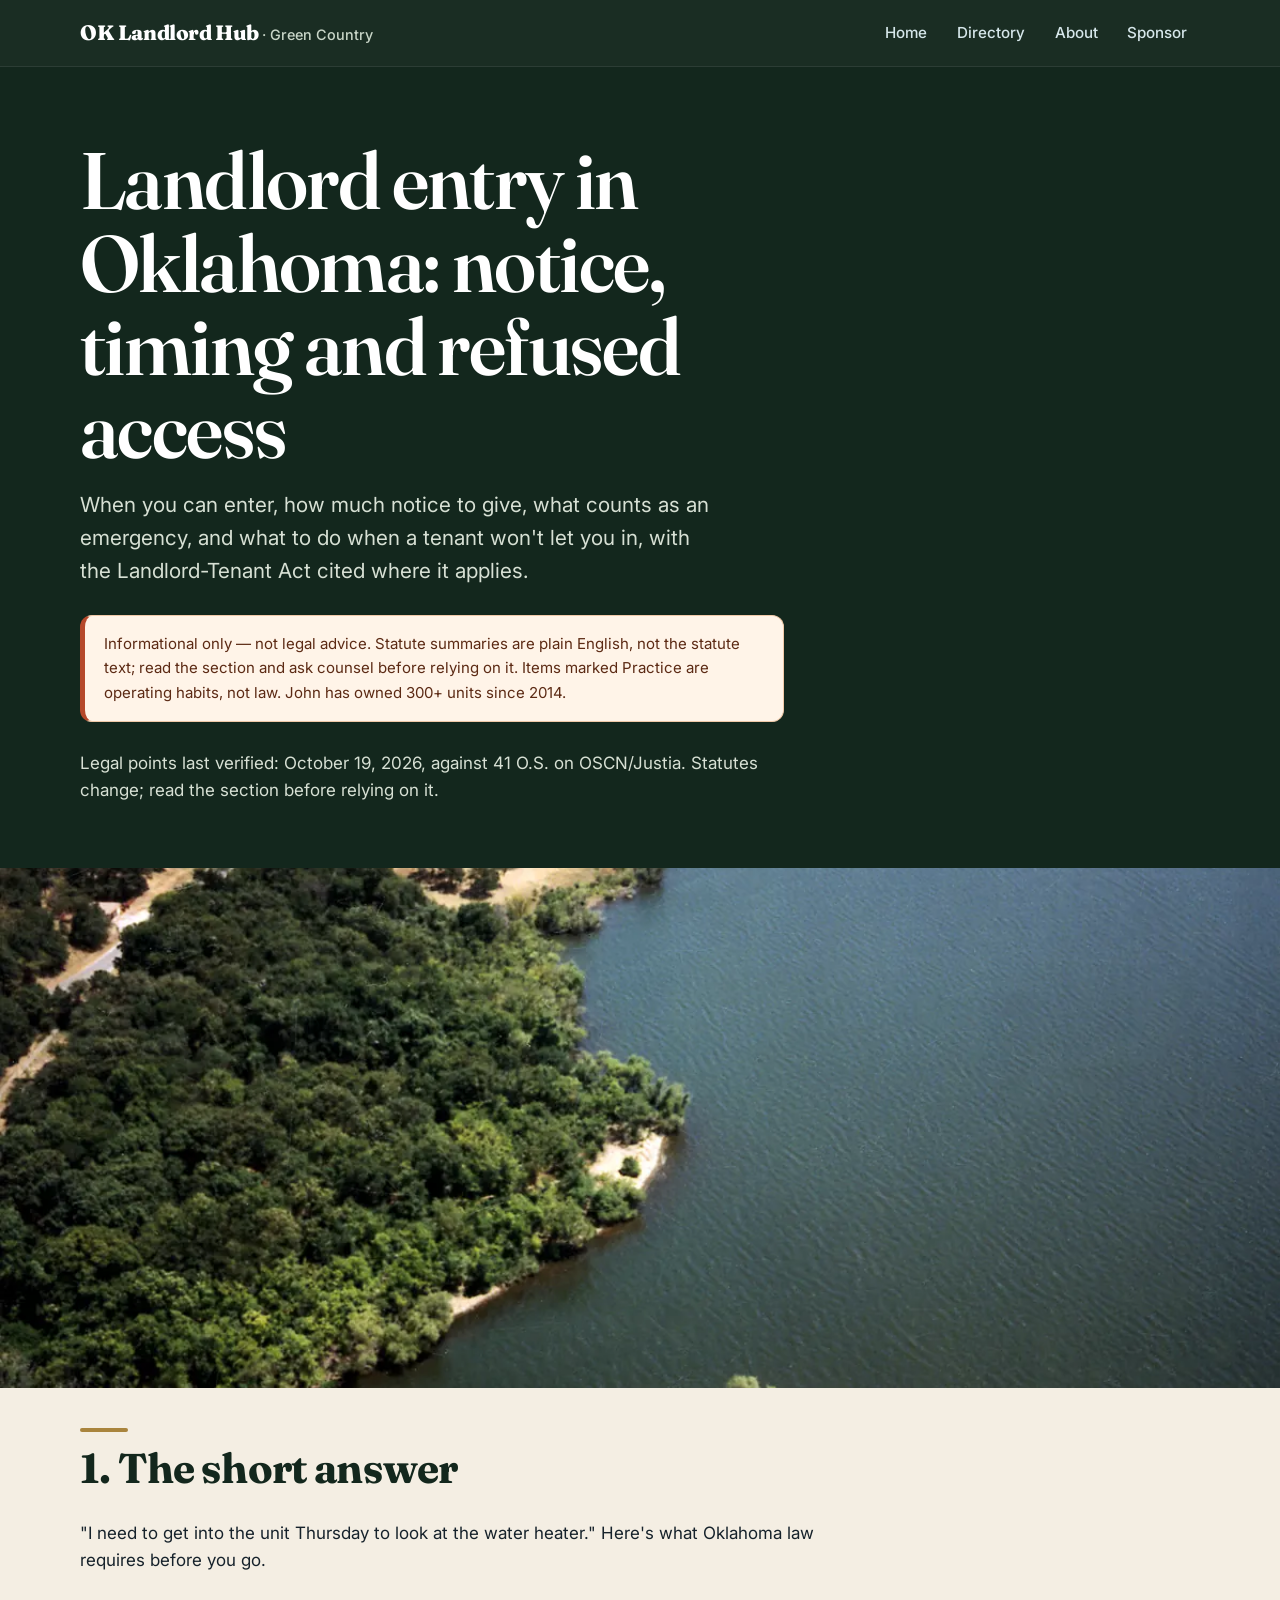
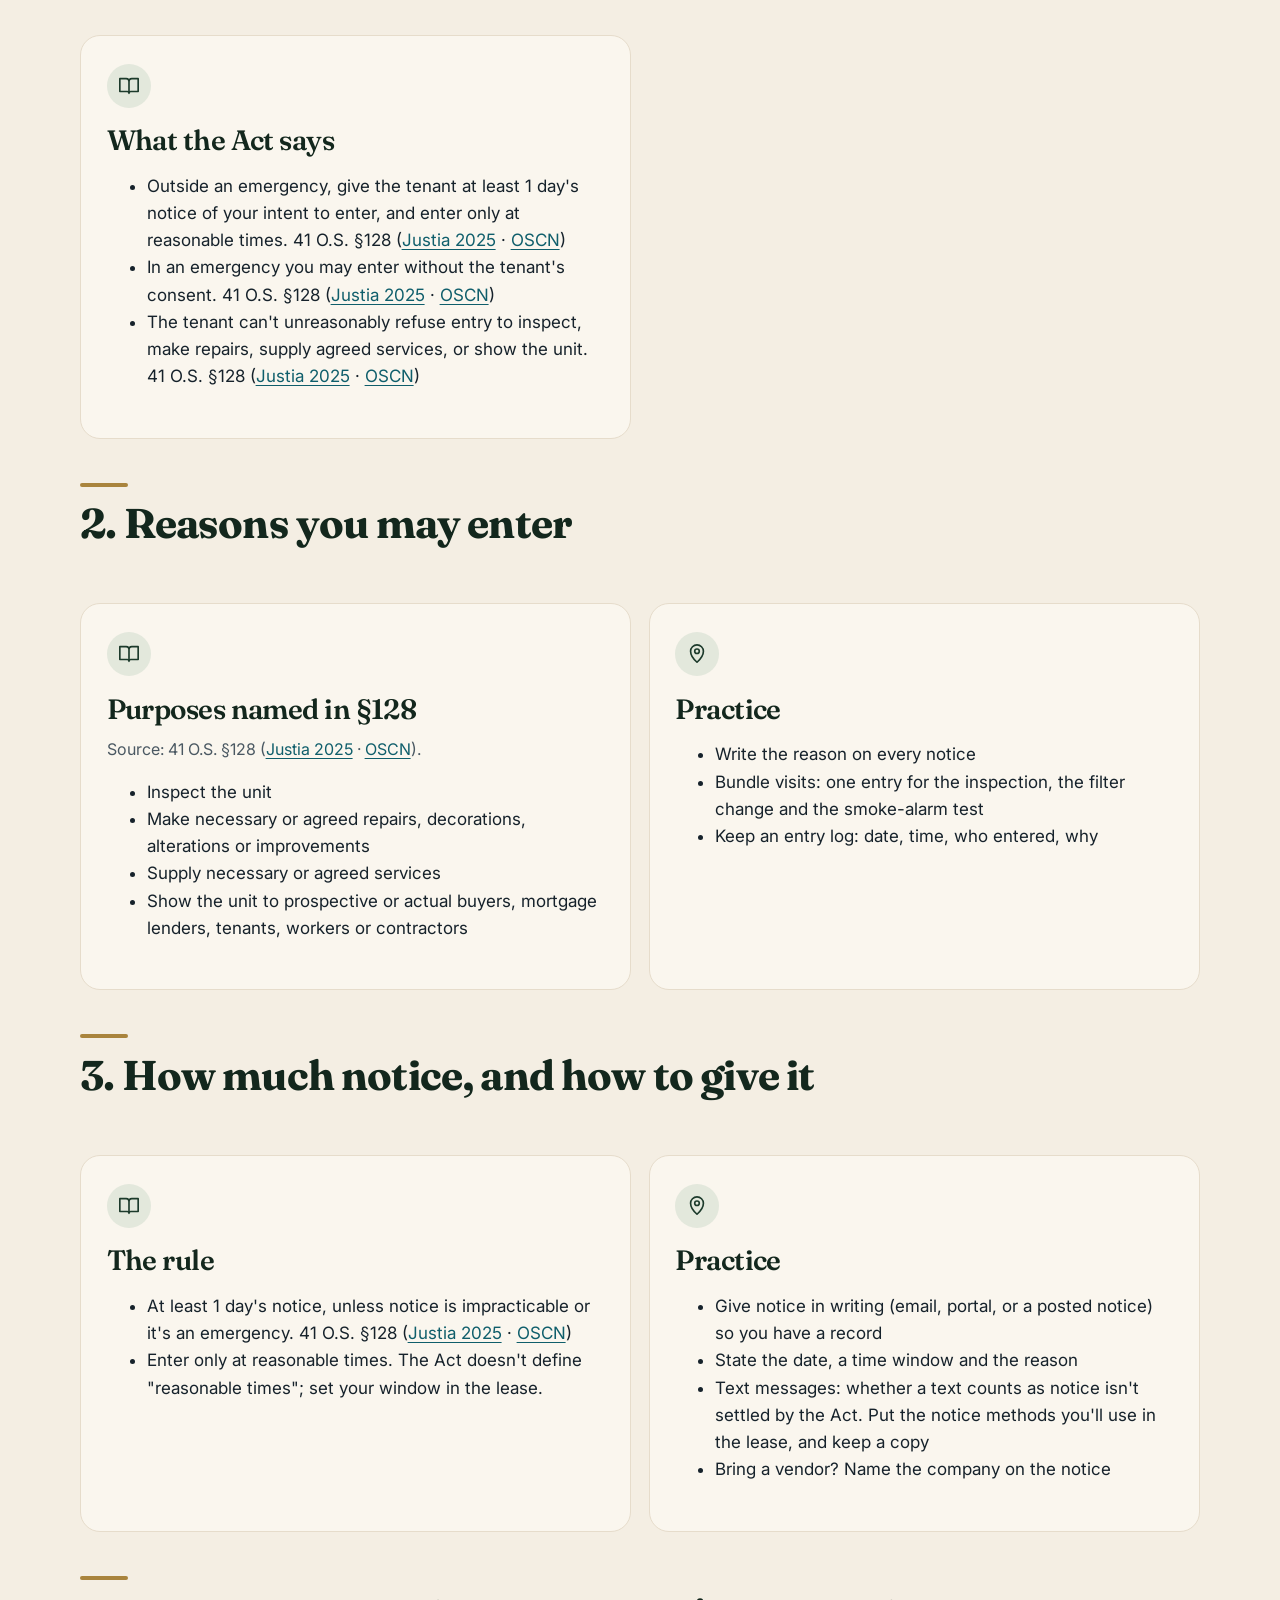
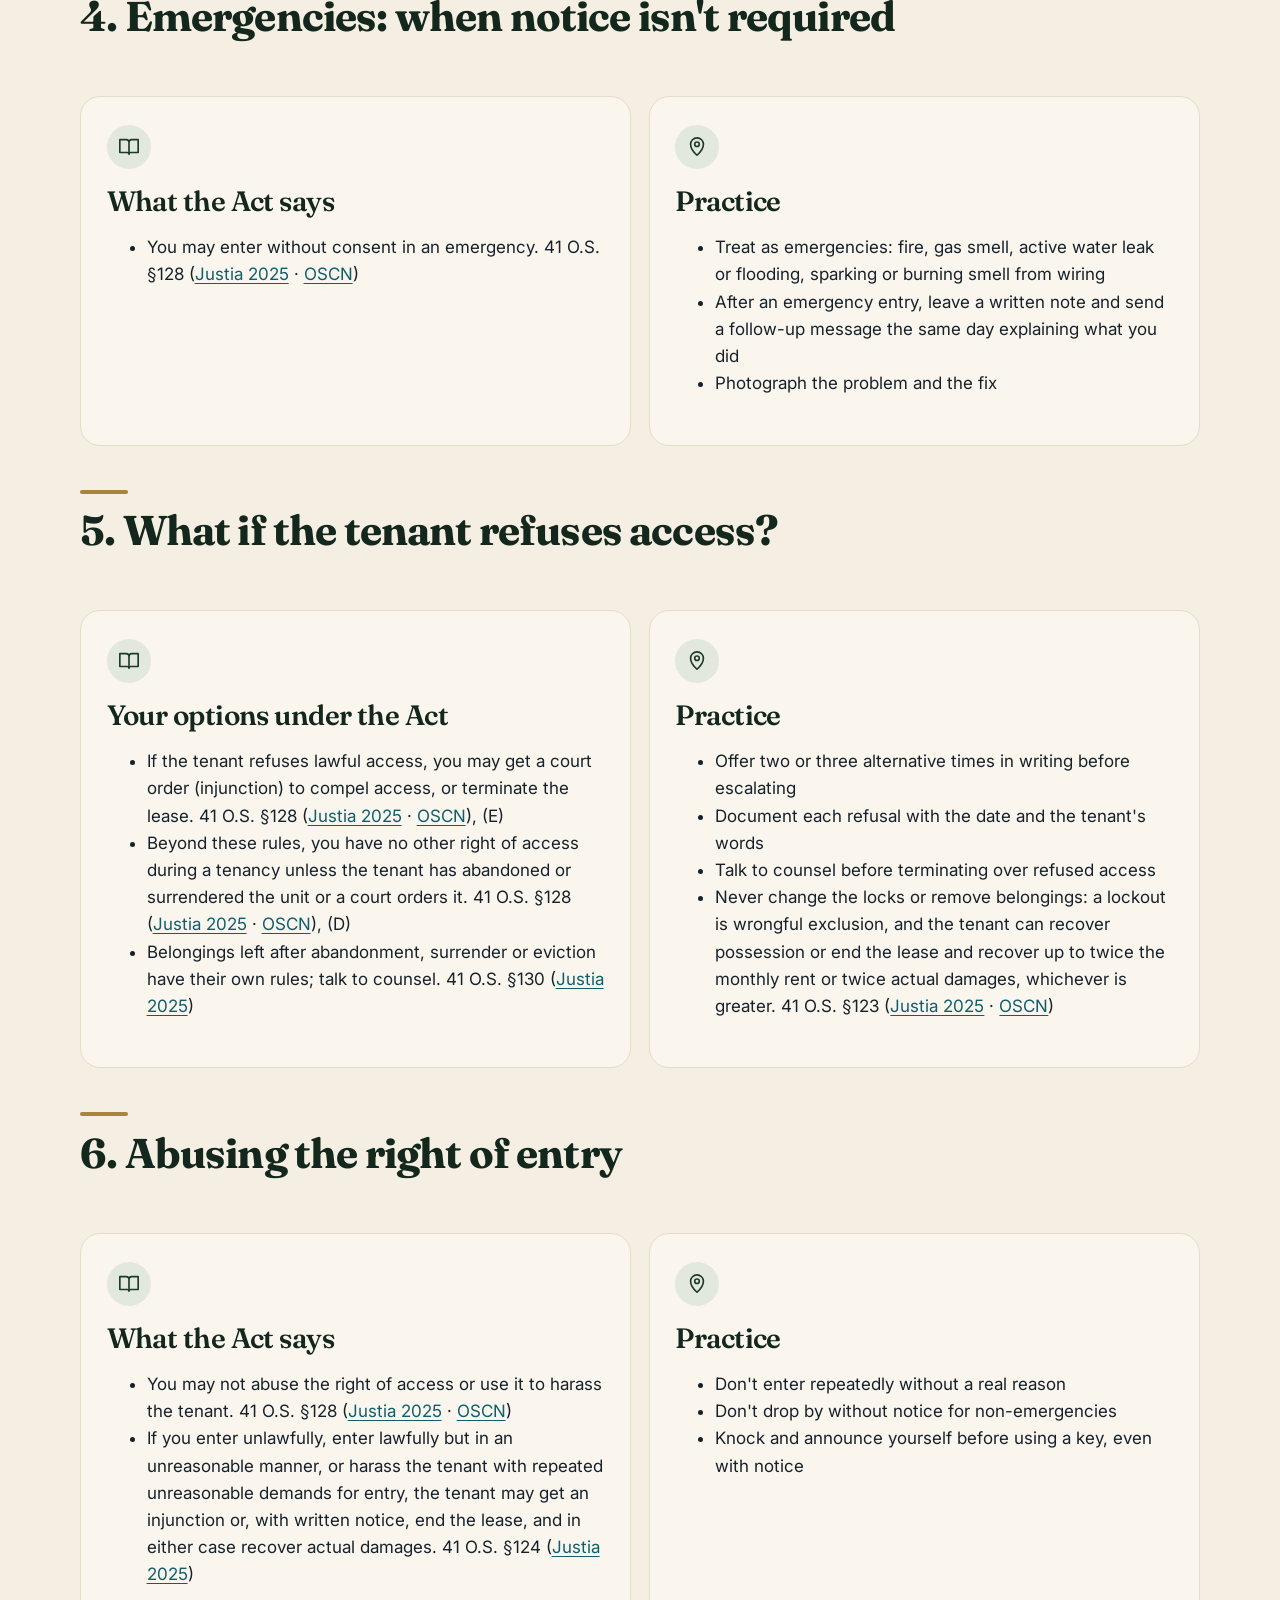
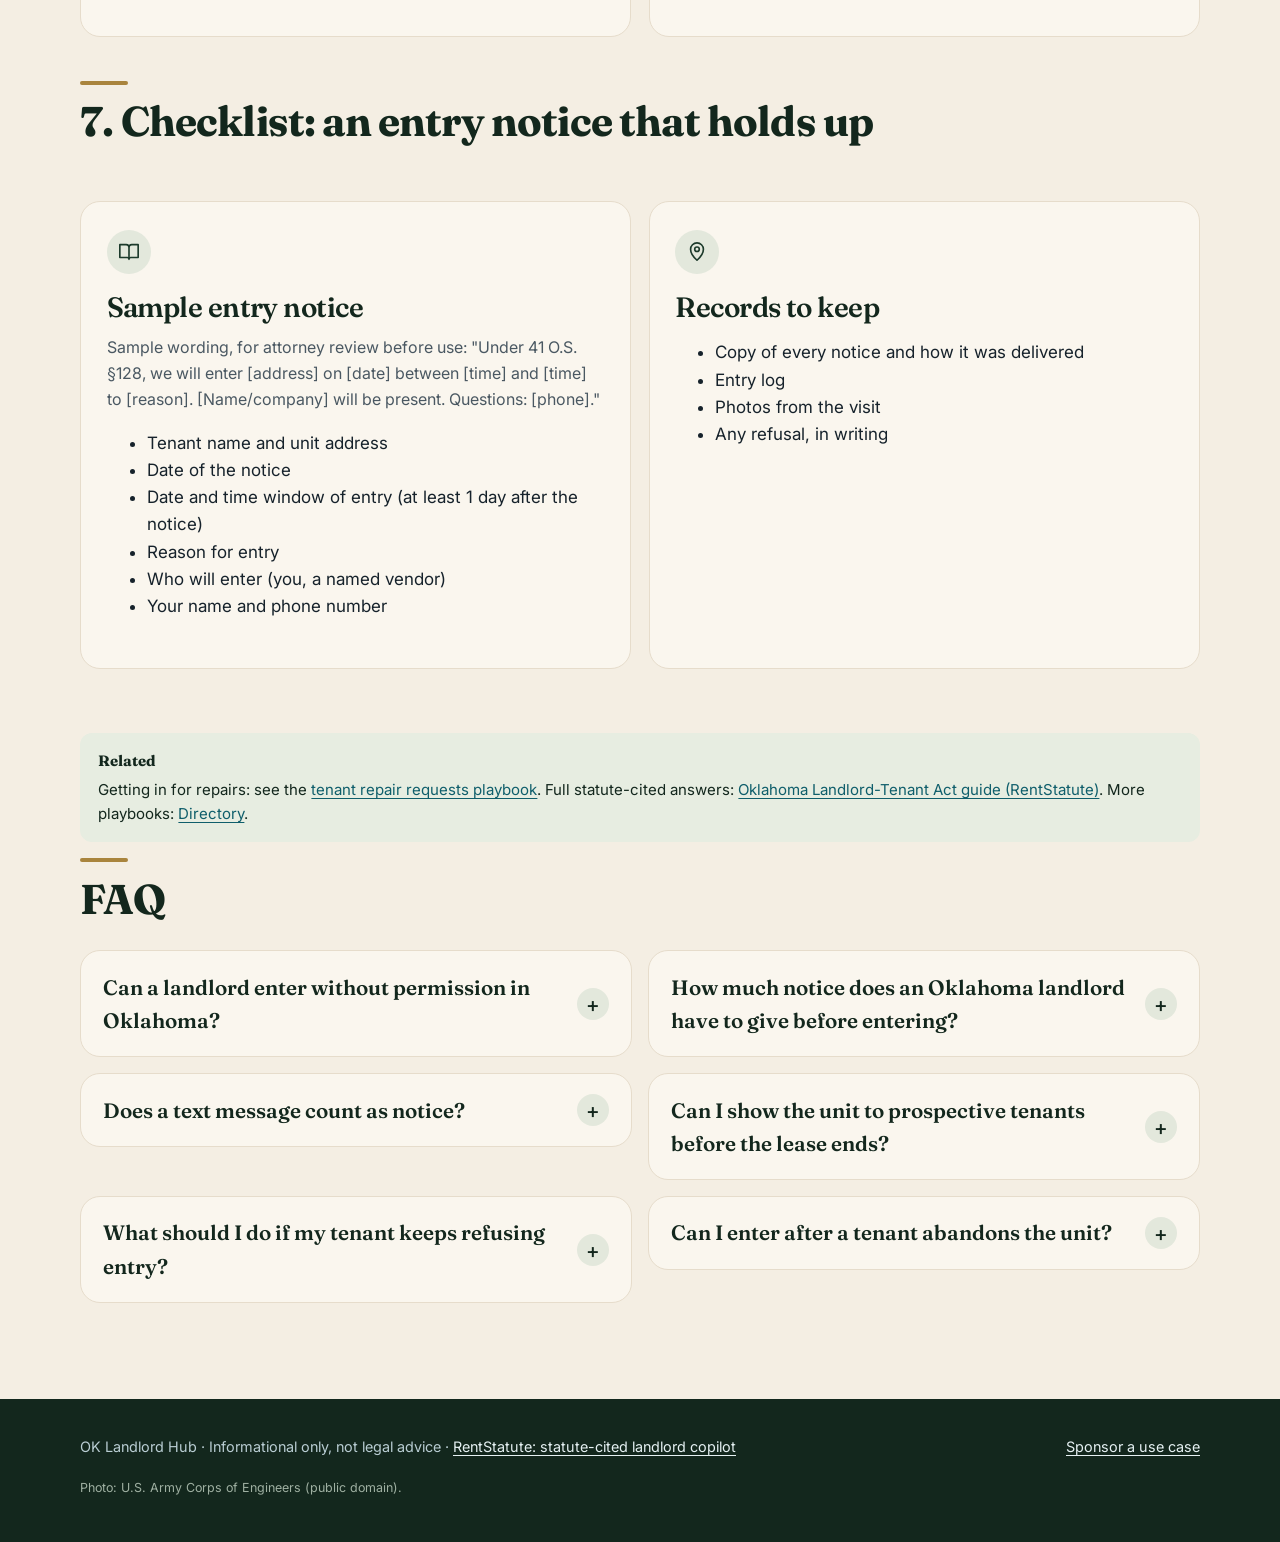
<file: entry-notice.html>
<!DOCTYPE html>
<html lang="en">
<head>
  <meta charset="utf-8">
  <meta name="viewport" content="width=device-width, initial-scale=1">
  <title>Oklahoma Landlord Entry Rules: Notice & Access — OK Landlord Hub</title>
  <meta name="description" content="When can an Oklahoma landlord enter a rental? Notice, reasonable times, emergencies and what to do if a tenant refuses, with the statute cited.">
  <link rel="preconnect" href="https://fonts.googleapis.com">
  <link rel="preconnect" href="https://fonts.gstatic.com" crossorigin>
  <link rel="stylesheet" href="https://fonts.googleapis.com/css2?family=Fraunces:opsz,wght@9..144,600;9..144,700;9..144,800&family=Inter:wght@400;500;600&display=swap">
  <link rel="stylesheet" href="styles.css">
  <script src="reveal.js"></script>
  <link rel="canonical" href="https://5dogsproperties.github.io/ok-landlord-hub/entry-notice.html">
  <meta property="og:type" content="article">
  <meta property="og:site_name" content="OK Landlord Hub">
  <meta property="og:title" content="Oklahoma Landlord Entry Rules: Notice & Access — OK Landlord Hub">
  <meta property="og:description" content="When can an Oklahoma landlord enter a rental? Notice, reasonable times, emergencies and what to do if a tenant refuses, with the statute cited.">
  <meta property="og:url" content="https://5dogsproperties.github.io/ok-landlord-hub/entry-notice.html">
  <meta name="twitter:card" content="summary">
  <script type="application/ld+json">{"@context": "https://schema.org", "@graph": [{"@type": "Article", "headline": "Landlord entry in Oklahoma: notice, timing and refused access", "description": "When can an Oklahoma landlord enter a rental? Notice, reasonable times, emergencies and what to do if a tenant refuses, with the statute cited.", "url": "https://5dogsproperties.github.io/ok-landlord-hub/entry-notice.html", "mainEntityOfPage": "https://5dogsproperties.github.io/ok-landlord-hub/entry-notice.html", "datePublished": "2026-10-21", "dateModified": "2026-10-21", "author": {"@type": "Organization", "name": "5 Dogs Properties"}, "publisher": {"@type": "Organization", "name": "5 Dogs Properties", "url": "https://5dogsproperties.github.io/ok-landlord-hub/"}, "isPartOf": {"@type": "WebSite", "name": "OK Landlord Hub", "url": "https://5dogsproperties.github.io/ok-landlord-hub/"}}, {"@type": "FAQPage", "mainEntity": [{"@type": "Question", "name": "Can a landlord enter without permission in Oklahoma?", "acceptedAnswer": {"@type": "Answer", "text": "In an emergency, yes. Otherwise you must give at least 1 day's notice and enter at reasonable times, and the tenant can't unreasonably refuse entry for inspections, repairs, agreed services or showings (41 O.S. §128)."}}, {"@type": "Question", "name": "How much notice does an Oklahoma landlord have to give before entering?", "acceptedAnswer": {"@type": "Answer", "text": "At least 1 day, unless notice is impracticable or it's an emergency (41 O.S. §128)."}}, {"@type": "Question", "name": "Does a text message count as notice?", "acceptedAnswer": {"@type": "Answer", "text": "The Act doesn't say. Put the notice methods you'll use in the lease, and keep a copy of every notice."}}, {"@type": "Question", "name": "Can I show the unit to prospective tenants before the lease ends?", "acceptedAnswer": {"@type": "Answer", "text": "Yes. Showing the unit to prospective tenants is one of the purposes listed in 41 O.S. §128. Give at least 1 day's notice and come at reasonable times."}}, {"@type": "Question", "name": "What should I do if my tenant keeps refusing entry?", "acceptedAnswer": {"@type": "Answer", "text": "Document each refusal and offer other times in writing. If the tenant refuses lawful access, the Act lets you seek an injunction or terminate the lease (41 O.S. §128). Talk to counsel first, and never change the locks."}}, {"@type": "Question", "name": "Can I enter after a tenant abandons the unit?", "acceptedAnswer": {"@type": "Answer", "text": "This page doesn't cover abandonment; talk to counsel. Abandoned belongings have their own notice rules under 41 O.S. §130."}}]}]}</script>
</head>
<body>
  <header class="site-header">
    <div class="wrap">
      <a class="logo" href="index.html">OK Landlord Hub <span>· Green Country</span></a>
      <nav aria-label="Main">
        <ul class="nav">
          <li><a href="index.html">Home</a></li>
          <li><a href="directory.html">Directory</a></li>
          <li><a href="about.html">About</a></li>
          <li><a href="sponsorship.html">Sponsor</a></li>
        </ul>
      </nav>
    </div>
  </header>

  <main>
    <section class="hero">
      <div class="wrap">
        <h1>Landlord entry in Oklahoma: notice, timing and refused access</h1>
        <p class="lede">When you can enter, how much notice to give, what counts as an emergency, and what to do when a tenant won't let you in, with the Landlord-Tenant Act cited where it applies.</p>
        <p class="notice" role="note">Informational only — not legal advice. Statute summaries are plain English, not the statute text; read the section and ask counsel before relying on it. Items marked Practice are operating habits, not law. John has owned 300+ units since 2014.</p>
        <p class="muted">Legal points last verified: October 19, 2026, against 41 O.S. on OSCN/Justia. Statutes change; read the section before relying on it.</p>
      </div>
    </section>

    <figure class="photo-band" aria-hidden="true"><img src="img/fort-gibson-lake-aerial.webp" alt="" fetchpriority="high" decoding="async"></figure>

    <section class="section" style="padding-top:0">
      <div class="wrap">
        <h2>1. The short answer</h2>
        <p>"I need to get into the unit Thursday to look at the water heater." Here's what Oklahoma law requires before you go.</p>
        <div class="card-grid">
          <div class="card">
            <h3>What the Act says</h3>
            <ul>
              <li>Outside an emergency, give the tenant at least 1 day's notice of your intent to enter, and enter only at reasonable times. 41 O.S. §128 (<a href="https://law.justia.com/codes/oklahoma/title-41/section-41-128/">Justia 2025</a> · <a href="https://www.oscn.net/applications/oscn/DeliverDocument.asp?CiteID=71777">OSCN</a>)</li>
              <li>In an emergency you may enter without the tenant's consent. 41 O.S. §128 (<a href="https://law.justia.com/codes/oklahoma/title-41/section-41-128/">Justia 2025</a> · <a href="https://www.oscn.net/applications/oscn/DeliverDocument.asp?CiteID=71777">OSCN</a>)</li>
              <li>The tenant can't unreasonably refuse entry to inspect, make repairs, supply agreed services, or show the unit. 41 O.S. §128 (<a href="https://law.justia.com/codes/oklahoma/title-41/section-41-128/">Justia 2025</a> · <a href="https://www.oscn.net/applications/oscn/DeliverDocument.asp?CiteID=71777">OSCN</a>)</li>
            </ul>
          </div>
        </div>

        <h2>2. Reasons you may enter</h2>
        <div class="card-grid">
          <div class="card">
            <h3>Purposes named in §128</h3>
            <p>Source: 41 O.S. §128 (<a href="https://law.justia.com/codes/oklahoma/title-41/section-41-128/">Justia 2025</a> · <a href="https://www.oscn.net/applications/oscn/DeliverDocument.asp?CiteID=71777">OSCN</a>).</p>
            <ul>
              <li>Inspect the unit</li>
              <li>Make necessary or agreed repairs, decorations, alterations or improvements</li>
              <li>Supply necessary or agreed services</li>
              <li>Show the unit to prospective or actual buyers, mortgage lenders, tenants, workers or contractors</li>
            </ul>
          </div>
          <div class="card">
            <h3>Practice</h3>
            <ul>
              <li>Write the reason on every notice</li>
              <li>Bundle visits: one entry for the inspection, the filter change and the smoke-alarm test</li>
              <li>Keep an entry log: date, time, who entered, why</li>
            </ul>
          </div>
        </div>

        <h2>3. How much notice, and how to give it</h2>
        <div class="card-grid">
          <div class="card">
            <h3>The rule</h3>
            <ul>
              <li>At least 1 day's notice, unless notice is impracticable or it's an emergency. 41 O.S. §128 (<a href="https://law.justia.com/codes/oklahoma/title-41/section-41-128/">Justia 2025</a> · <a href="https://www.oscn.net/applications/oscn/DeliverDocument.asp?CiteID=71777">OSCN</a>)</li>
              <li>Enter only at reasonable times. The Act doesn't define "reasonable times"; set your window in the lease.</li>
            </ul>
          </div>
          <div class="card">
            <h3>Practice</h3>
            <ul>
              <li>Give notice in writing (email, portal, or a posted notice) so you have a record</li>
              <li>State the date, a time window and the reason</li>
              <li>Text messages: whether a text counts as notice isn't settled by the Act. Put the notice methods you'll use in the lease, and keep a copy</li>
              <li>Bring a vendor? Name the company on the notice</li>
            </ul>
          </div>
        </div>

        <h2>4. Emergencies: when notice isn't required</h2>
        <div class="card-grid">
          <div class="card">
            <h3>What the Act says</h3>
            <ul>
              <li>You may enter without consent in an emergency. 41 O.S. §128 (<a href="https://law.justia.com/codes/oklahoma/title-41/section-41-128/">Justia 2025</a> · <a href="https://www.oscn.net/applications/oscn/DeliverDocument.asp?CiteID=71777">OSCN</a>)</li>
            </ul>
          </div>
          <div class="card">
            <h3>Practice</h3>
            <ul>
              <li>Treat as emergencies: fire, gas smell, active water leak or flooding, sparking or burning smell from wiring</li>
              <li>After an emergency entry, leave a written note and send a follow-up message the same day explaining what you did</li>
              <li>Photograph the problem and the fix</li>
            </ul>
          </div>
        </div>

        <h2>5. What if the tenant refuses access?</h2>
        <div class="card-grid">
          <div class="card">
            <h3>Your options under the Act</h3>
            <ul>
              <li>If the tenant refuses lawful access, you may get a court order (injunction) to compel access, or terminate the lease. 41 O.S. §128 (<a href="https://law.justia.com/codes/oklahoma/title-41/section-41-128/">Justia 2025</a> · <a href="https://www.oscn.net/applications/oscn/DeliverDocument.asp?CiteID=71777">OSCN</a>), (E)</li>
              <li>Beyond these rules, you have no other right of access during a tenancy unless the tenant has abandoned or surrendered the unit or a court orders it. 41 O.S. §128 (<a href="https://law.justia.com/codes/oklahoma/title-41/section-41-128/">Justia 2025</a> · <a href="https://www.oscn.net/applications/oscn/DeliverDocument.asp?CiteID=71777">OSCN</a>), (D)</li>
              <li>Belongings left after abandonment, surrender or eviction have their own rules; talk to counsel. 41 O.S. §130 (<a href="https://law.justia.com/codes/oklahoma/title-41/section-41-130/">Justia 2025</a>)</li>
            </ul>
          </div>
          <div class="card">
            <h3>Practice</h3>
            <ul>
              <li>Offer two or three alternative times in writing before escalating</li>
              <li>Document each refusal with the date and the tenant's words</li>
              <li>Talk to counsel before terminating over refused access</li>
              <li>Never change the locks or remove belongings: a lockout is wrongful exclusion, and the tenant can recover possession or end the lease and recover up to twice the monthly rent or twice actual damages, whichever is greater. 41 O.S. §123 (<a href="https://law.justia.com/codes/oklahoma/title-41/section-41-123/">Justia 2025</a> · <a href="https://www.oscn.net/applications/oscn/DeliverDocument.asp?CiteID=71772">OSCN</a>)</li>
            </ul>
          </div>
        </div>

        <h2>6. Abusing the right of entry</h2>
        <div class="card-grid">
          <div class="card">
            <h3>What the Act says</h3>
            <ul>
              <li>You may not abuse the right of access or use it to harass the tenant. 41 O.S. §128 (<a href="https://law.justia.com/codes/oklahoma/title-41/section-41-128/">Justia 2025</a> · <a href="https://www.oscn.net/applications/oscn/DeliverDocument.asp?CiteID=71777">OSCN</a>)</li>
              <li>If you enter unlawfully, enter lawfully but in an unreasonable manner, or harass the tenant with repeated unreasonable demands for entry, the tenant may get an injunction or, with written notice, end the lease, and in either case recover actual damages. 41 O.S. §124 (<a href="https://law.justia.com/codes/oklahoma/title-41/section-41-124/">Justia 2025</a>)</li>
            </ul>
          </div>
          <div class="card">
            <h3>Practice</h3>
            <ul>
              <li>Don't enter repeatedly without a real reason</li>
              <li>Don't drop by without notice for non-emergencies</li>
              <li>Knock and announce yourself before using a key, even with notice</li>
            </ul>
          </div>
        </div>

        <h2>7. Checklist: an entry notice that holds up</h2>
        <div class="card-grid">
          <div class="card">
            <h3>Sample entry notice</h3>
            <p>Sample wording, for attorney review before use: "Under 41 O.S. §128, we will enter [address] on [date] between [time] and [time] to [reason]. [Name/company] will be present. Questions: [phone]."</p>
            <ul>
              <li>Tenant name and unit address</li>
              <li>Date of the notice</li>
              <li>Date and time window of entry (at least 1 day after the notice)</li>
              <li>Reason for entry</li>
              <li>Who will enter (you, a named vendor)</li>
              <li>Your name and phone number</li>
            </ul>
          </div>
          <div class="card">
            <h3>Records to keep</h3>
            <ul>
              <li>Copy of every notice and how it was delivered</li>
              <li>Entry log</li>
              <li>Photos from the visit</li>
              <li>Any refusal, in writing</li>
            </ul>
          </div>
        </div>

        <div class="local-notes">
          <strong>Related</strong>
          Getting in for repairs: see the <a href="repairs.html">tenant repair requests playbook</a>. Full statute-cited answers: <a href="https://rentstatute.com/oklahoma/">Oklahoma Landlord-Tenant Act guide (RentStatute)</a>. More playbooks: <a href="directory.html">Directory</a>.
        </div>

        <h2>FAQ</h2>
        <details class="usecase"><summary>Can a landlord enter without permission in Oklahoma?</summary><div class="usecase-body"><p>In an emergency, yes. Otherwise you must give at least 1 day's notice and enter at reasonable times, and the tenant can't unreasonably refuse entry for inspections, repairs, agreed services or showings (41 O.S. §128).</p></div></details>
        <details class="usecase"><summary>How much notice does an Oklahoma landlord have to give before entering?</summary><div class="usecase-body"><p>At least 1 day, unless notice is impracticable or it's an emergency (41 O.S. §128).</p></div></details>
        <details class="usecase"><summary>Does a text message count as notice?</summary><div class="usecase-body"><p>The Act doesn't say. Put the notice methods you'll use in the lease, and keep a copy of every notice.</p></div></details>
        <details class="usecase"><summary>Can I show the unit to prospective tenants before the lease ends?</summary><div class="usecase-body"><p>Yes. Showing the unit to prospective tenants is one of the purposes listed in 41 O.S. §128. Give at least 1 day's notice and come at reasonable times.</p></div></details>
        <details class="usecase"><summary>What should I do if my tenant keeps refusing entry?</summary><div class="usecase-body"><p>Document each refusal and offer other times in writing. If the tenant refuses lawful access, the Act lets you seek an injunction or terminate the lease (41 O.S. §128). Talk to counsel first, and never change the locks.</p></div></details>
        <details class="usecase"><summary>Can I enter after a tenant abandons the unit?</summary><div class="usecase-body"><p>This page doesn't cover abandonment; talk to counsel. Abandoned belongings have their own notice rules under 41 O.S. §130.</p></div></details>
      </div>
    </section>
  </main>

  <footer class="site-footer">
    <div class="wrap">
      <span>OK Landlord Hub · Informational only, not legal advice · <a href="https://rentstatute.com/">RentStatute: statute-cited landlord copilot</a></span>
      <span><a href="sponsorship.html">Sponsor a use case</a></span>
      <p class="photo-credit">Photo: U.S. Army Corps of Engineers (public domain).</p>
    </div>
  </footer>
<script data-goatcounter="https://5dogsproperties.goatcounter.com/count" async src="//gc.zgo.at/count.js"></script>
</body>
</html>
</file>
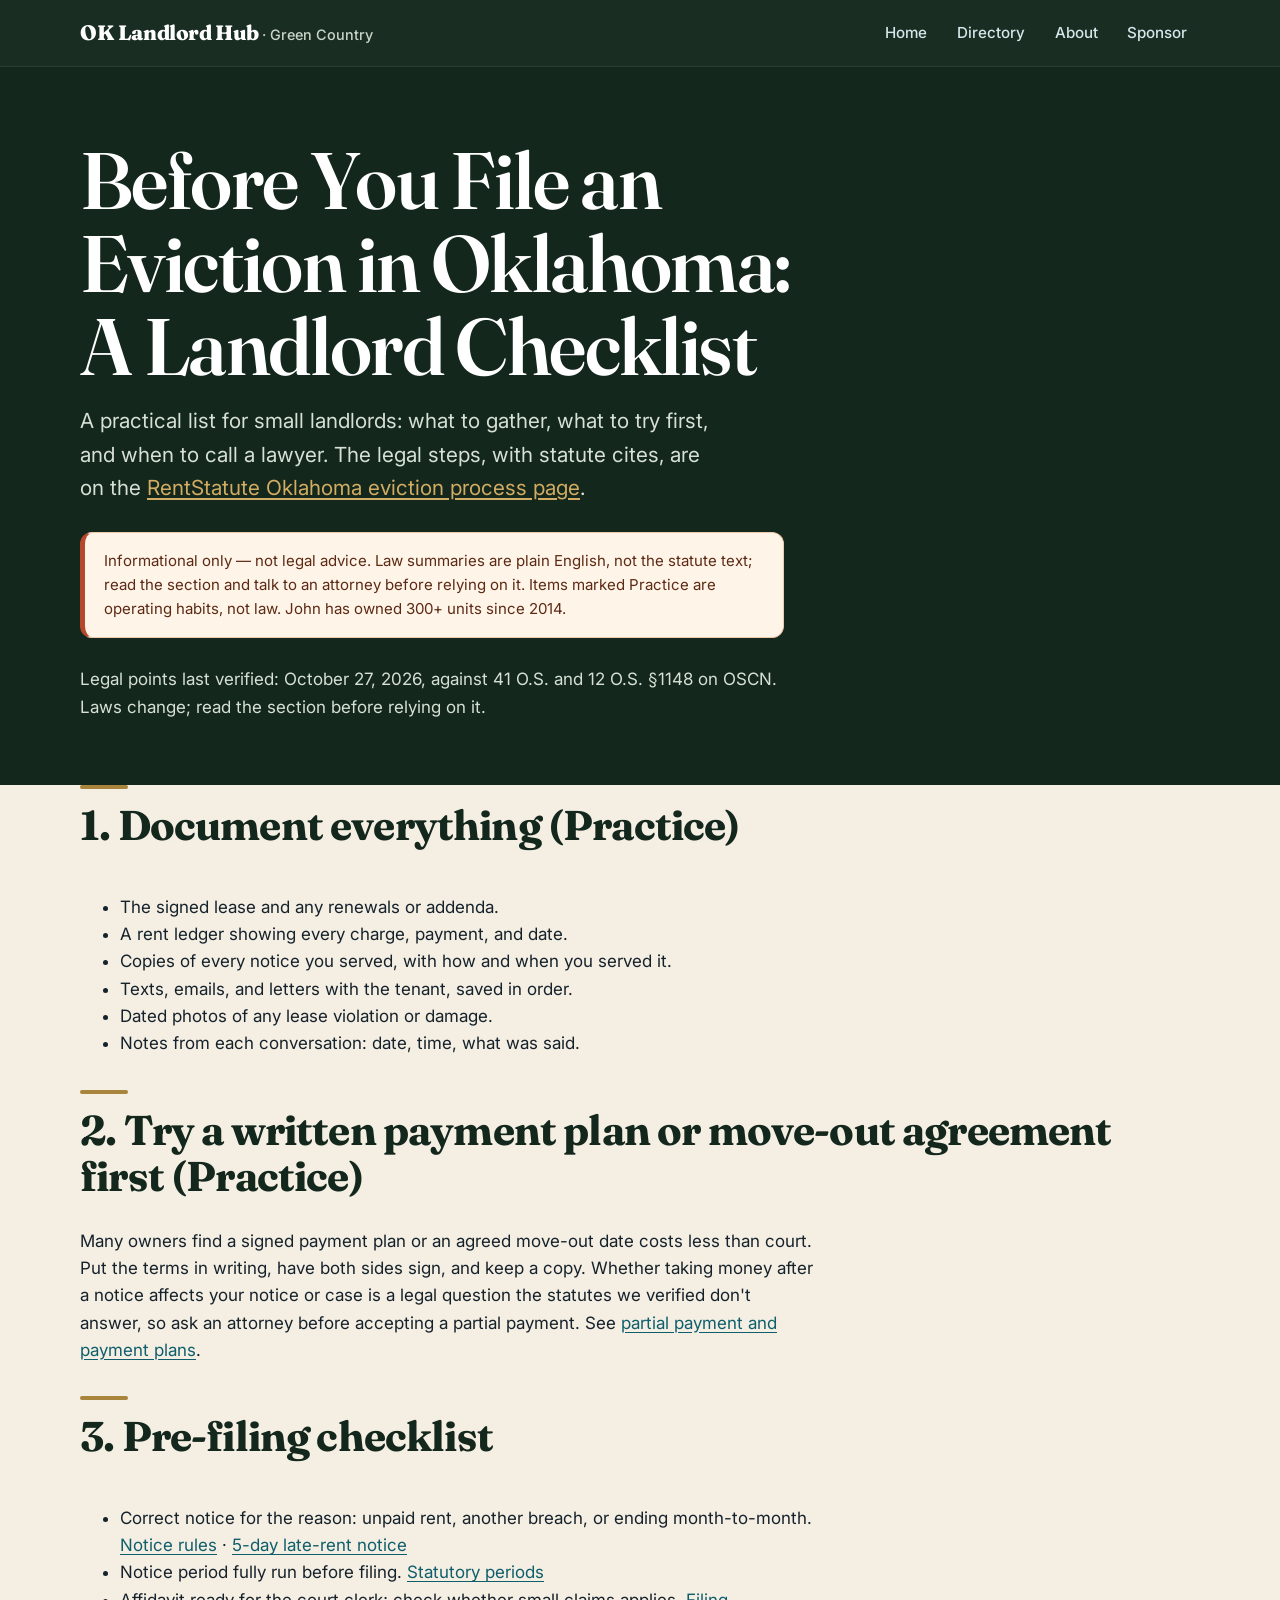
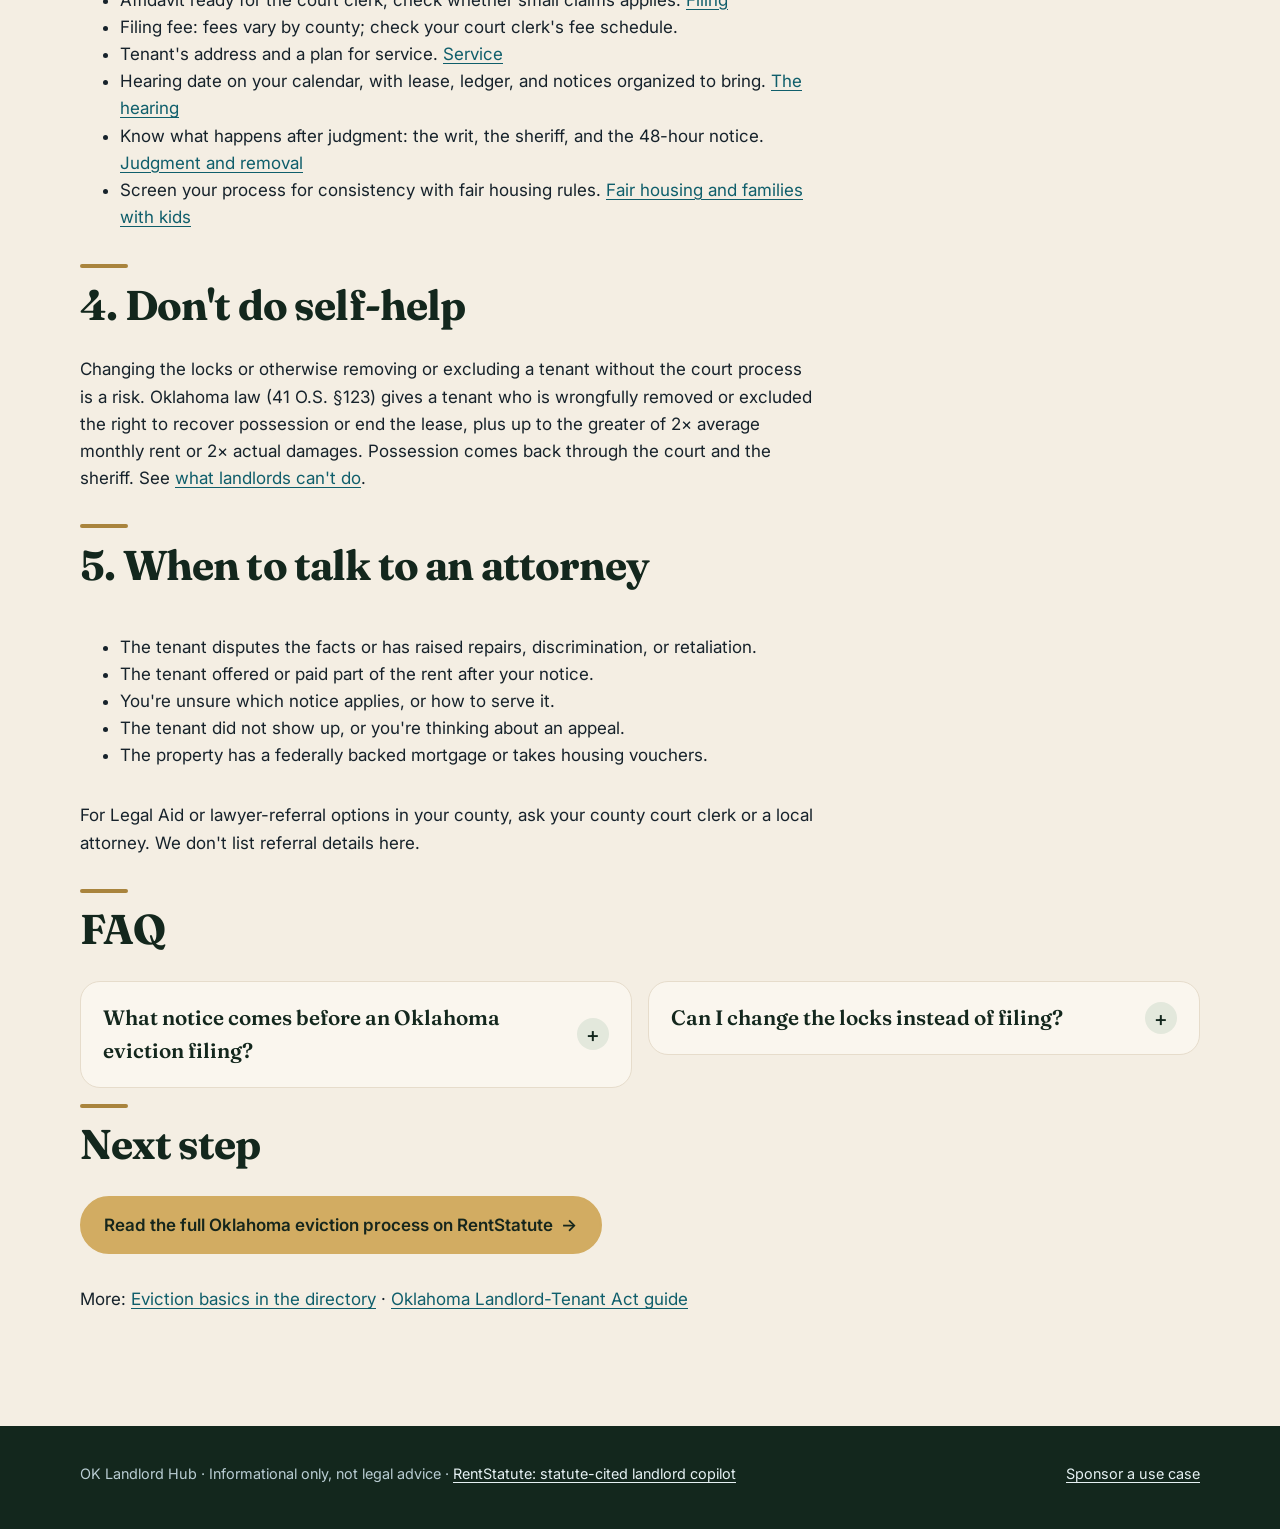
<file: eviction-checklist.html>
<!DOCTYPE html>
<html lang="en">
<head>
  <meta charset="utf-8">
  <meta name="viewport" content="width=device-width, initial-scale=1">
  <title>Oklahoma Eviction Checklist for Small Landlords — OK Landlord Hub</title>
  <meta name="description" content="A practical checklist for Oklahoma landlords before filing an eviction: records, notices, payment-plan options, and when to call a lawyer.">
  <link rel="preconnect" href="https://fonts.googleapis.com">
  <link rel="preconnect" href="https://fonts.gstatic.com" crossorigin>
  <link rel="stylesheet" href="https://fonts.googleapis.com/css2?family=Fraunces:opsz,wght@9..144,600;9..144,700;9..144,800&family=Inter:wght@400;500;600&display=swap">
  <link rel="stylesheet" href="styles.css">
  <script src="reveal.js"></script>
  <link rel="canonical" href="https://5dogsproperties.github.io/ok-landlord-hub/eviction-checklist.html">
  <meta property="og:type" content="article">
  <meta property="og:site_name" content="OK Landlord Hub">
  <meta property="og:title" content="Oklahoma Eviction Checklist for Small Landlords — OK Landlord Hub">
  <meta property="og:description" content="A practical checklist for Oklahoma landlords before filing an eviction: records, notices, payment-plan options, and when to call a lawyer.">
  <meta property="og:url" content="https://5dogsproperties.github.io/ok-landlord-hub/eviction-checklist.html">
  <meta name="twitter:card" content="summary">
  <script type="application/ld+json">{"@context": "https://schema.org", "@graph": [{"@type": "Article", "headline": "Before You File an Eviction in Oklahoma: A Landlord Checklist", "description": "A practical checklist for Oklahoma landlords before filing an eviction: records, notices, payment-plan options, and when to call a lawyer.", "url": "https://5dogsproperties.github.io/ok-landlord-hub/eviction-checklist.html", "mainEntityOfPage": "https://5dogsproperties.github.io/ok-landlord-hub/eviction-checklist.html", "datePublished": "2026-10-27", "dateModified": "2026-10-27", "author": {"@type": "Organization", "name": "5 Dogs Properties"}, "publisher": {"@type": "Organization", "name": "5 Dogs Properties", "url": "https://5dogsproperties.github.io/ok-landlord-hub/"}, "isPartOf": {"@type": "WebSite", "name": "OK Landlord Hub", "url": "https://5dogsproperties.github.io/ok-landlord-hub/"}}, {"@type": "FAQPage", "mainEntity": [{"@type": "Question", "name": "What notice comes before an Oklahoma eviction filing?", "acceptedAnswer": {"@type": "Answer", "text": "It depends on the reason: 5 days after a written rent demand, 10 days to remedy another remediable breach, or 30 days to end a month-to-month tenancy. See the RentStatute eviction process page for the statutes."}}, {"@type": "Question", "name": "Can I change the locks instead of filing?", "acceptedAnswer": {"@type": "Answer", "text": "Oklahoma law (41 O.S. §123) gives a tenant remedies if a landlord wrongfully removes or excludes them, including up to the greater of 2× average monthly rent or 2× actual damages. See what landlords can't do."}}]}]}</script>
</head>
<body>
  <header class="site-header">
    <div class="wrap">
      <a class="logo" href="index.html">OK Landlord Hub <span>· Green Country</span></a>
      <nav aria-label="Main">
        <ul class="nav">
          <li><a href="index.html">Home</a></li>
          <li><a href="directory.html">Directory</a></li>
          <li><a href="about.html">About</a></li>
          <li><a href="sponsorship.html">Sponsor</a></li>
        </ul>
      </nav>
    </div>
  </header>

  <main>
    <section class="hero">
      <div class="wrap">
        <h1>Before You File an Eviction in Oklahoma: A Landlord Checklist</h1>
        <p class="lede">A practical list for small landlords: what to gather, what to try first, and when to call a lawyer. The legal steps, with statute cites, are on the <a href="https://rentstatute.com/oklahoma/eviction-process/">RentStatute Oklahoma eviction process page</a>.</p>
        <p class="notice" role="note">Informational only — not legal advice. Law summaries are plain English, not the statute text; read the section and talk to an attorney before relying on it. Items marked Practice are operating habits, not law. John has owned 300+ units since 2014.</p>
        <p class="muted">Legal points last verified: October 27, 2026, against 41 O.S. and 12 O.S. §1148 on OSCN. Laws change; read the section before relying on it.</p>
      </div>
    </section>

    <section class="section" style="padding-top:0">
      <div class="wrap">
        <h2>1. Document everything (Practice)</h2>
        <ul>
          <li>The signed lease and any renewals or addenda.</li>
          <li>A rent ledger showing every charge, payment, and date.</li>
          <li>Copies of every notice you served, with how and when you served it.</li>
          <li>Texts, emails, and letters with the tenant, saved in order.</li>
          <li>Dated photos of any lease violation or damage.</li>
          <li>Notes from each conversation: date, time, what was said.</li>
        </ul>

        <h2>2. Try a written payment plan or move-out agreement first (Practice)</h2>
        <p>Many owners find a signed payment plan or an agreed move-out date costs less than court. Put the terms in writing, have both sides sign, and keep a copy. Whether taking money after a notice affects your notice or case is a legal question the statutes we verified don't answer, so ask an attorney before accepting a partial payment. See <a href="https://rentstatute.com/oklahoma/eviction-process/#partial-payment">partial payment and payment plans</a>.</p>

        <h2>3. Pre-filing checklist</h2>
        <ul>
          <li>Correct notice for the reason: unpaid rent, another breach, or ending month-to-month. <a href="https://rentstatute.com/oklahoma/eviction-process/#step-1-notice">Notice rules</a> · <a href="https://rentstatute.com/oklahoma/late-rent-5-day-notice/">5-day late-rent notice</a></li>
          <li>Notice period fully run before filing. <a href="https://rentstatute.com/oklahoma/eviction-process/#how-long">Statutory periods</a></li>
          <li>Affidavit ready for the court clerk; check whether small claims applies. <a href="https://rentstatute.com/oklahoma/eviction-process/#step-2-filing">Filing</a></li>
          <li>Filing fee: fees vary by county; check your court clerk's fee schedule.</li>
          <li>Tenant's address and a plan for service. <a href="https://rentstatute.com/oklahoma/eviction-process/#step-3-service">Service</a></li>
          <li>Hearing date on your calendar, with lease, ledger, and notices organized to bring. <a href="https://rentstatute.com/oklahoma/eviction-process/#step-4-hearing">The hearing</a></li>
          <li>Know what happens after judgment: the writ, the sheriff, and the 48-hour notice. <a href="https://rentstatute.com/oklahoma/eviction-process/#step-5-judgment">Judgment and removal</a></li>
          <li>Screen your process for consistency with fair housing rules. <a href="fair-housing-families.html">Fair housing and families with kids</a></li>
        </ul>

        <h2>4. Don't do self-help</h2>
        <p>Changing the locks or otherwise removing or excluding a tenant without the court process is a risk. Oklahoma law (41 O.S. §123) gives a tenant who is wrongfully removed or excluded the right to recover possession or end the lease, plus up to the greater of 2× average monthly rent or 2× actual damages. Possession comes back through the court and the sheriff. See <a href="https://rentstatute.com/oklahoma/eviction-process/#self-help">what landlords can't do</a>.</p>

        <h2>5. When to talk to an attorney</h2>
        <ul>
          <li>The tenant disputes the facts or has raised repairs, discrimination, or retaliation.</li>
          <li>The tenant offered or paid part of the rent after your notice.</li>
          <li>You're unsure which notice applies, or how to serve it.</li>
          <li>The tenant did not show up, or you're thinking about an appeal.</li>
          <li>The property has a federally backed mortgage or takes housing vouchers.</li>
        </ul>
        <p>For Legal Aid or lawyer-referral options in your county, ask your county court clerk or a local attorney. We don't list referral details here.</p>

        <h2>FAQ</h2>
        <details class="usecase"><summary>What notice comes before an Oklahoma eviction filing?</summary><div class="usecase-body"><p>It depends on the reason: 5 days after a written rent demand, 10 days to remedy another remediable breach, or 30 days to end a month-to-month tenancy. See the <a href="https://rentstatute.com/oklahoma/eviction-process/#step-1-notice">RentStatute eviction process page</a> for the statutes.</p></div></details>
        <details class="usecase"><summary>Can I change the locks instead of filing?</summary><div class="usecase-body"><p>Oklahoma law (41 O.S. §123) gives a tenant remedies if a landlord wrongfully removes or excludes them, including up to the greater of 2× average monthly rent or 2× actual damages. See <a href="https://rentstatute.com/oklahoma/eviction-process/#self-help">what landlords can't do</a>.</p></div></details>

        <h2>Next step</h2>
        <p><a class="btn" href="https://rentstatute.com/oklahoma/eviction-process/">Read the full Oklahoma eviction process on RentStatute</a></p>
        <p>More: <a href="directory.html#eviction">Eviction basics in the directory</a> · <a href="https://rentstatute.com/oklahoma/">Oklahoma Landlord-Tenant Act guide</a></p>
      </div>
    </section>
  </main>

  <footer class="site-footer">
    <div class="wrap">
      <span>OK Landlord Hub · Informational only, not legal advice · <a href="https://rentstatute.com/">RentStatute: statute-cited landlord copilot</a></span>
      <span><a href="sponsorship.html">Sponsor a use case</a></span>
    </div>
  </footer>
<script data-goatcounter="https://5dogsproperties.goatcounter.com/count" async src="//gc.zgo.at/count.js"></script>
</body>
</html>
</file>
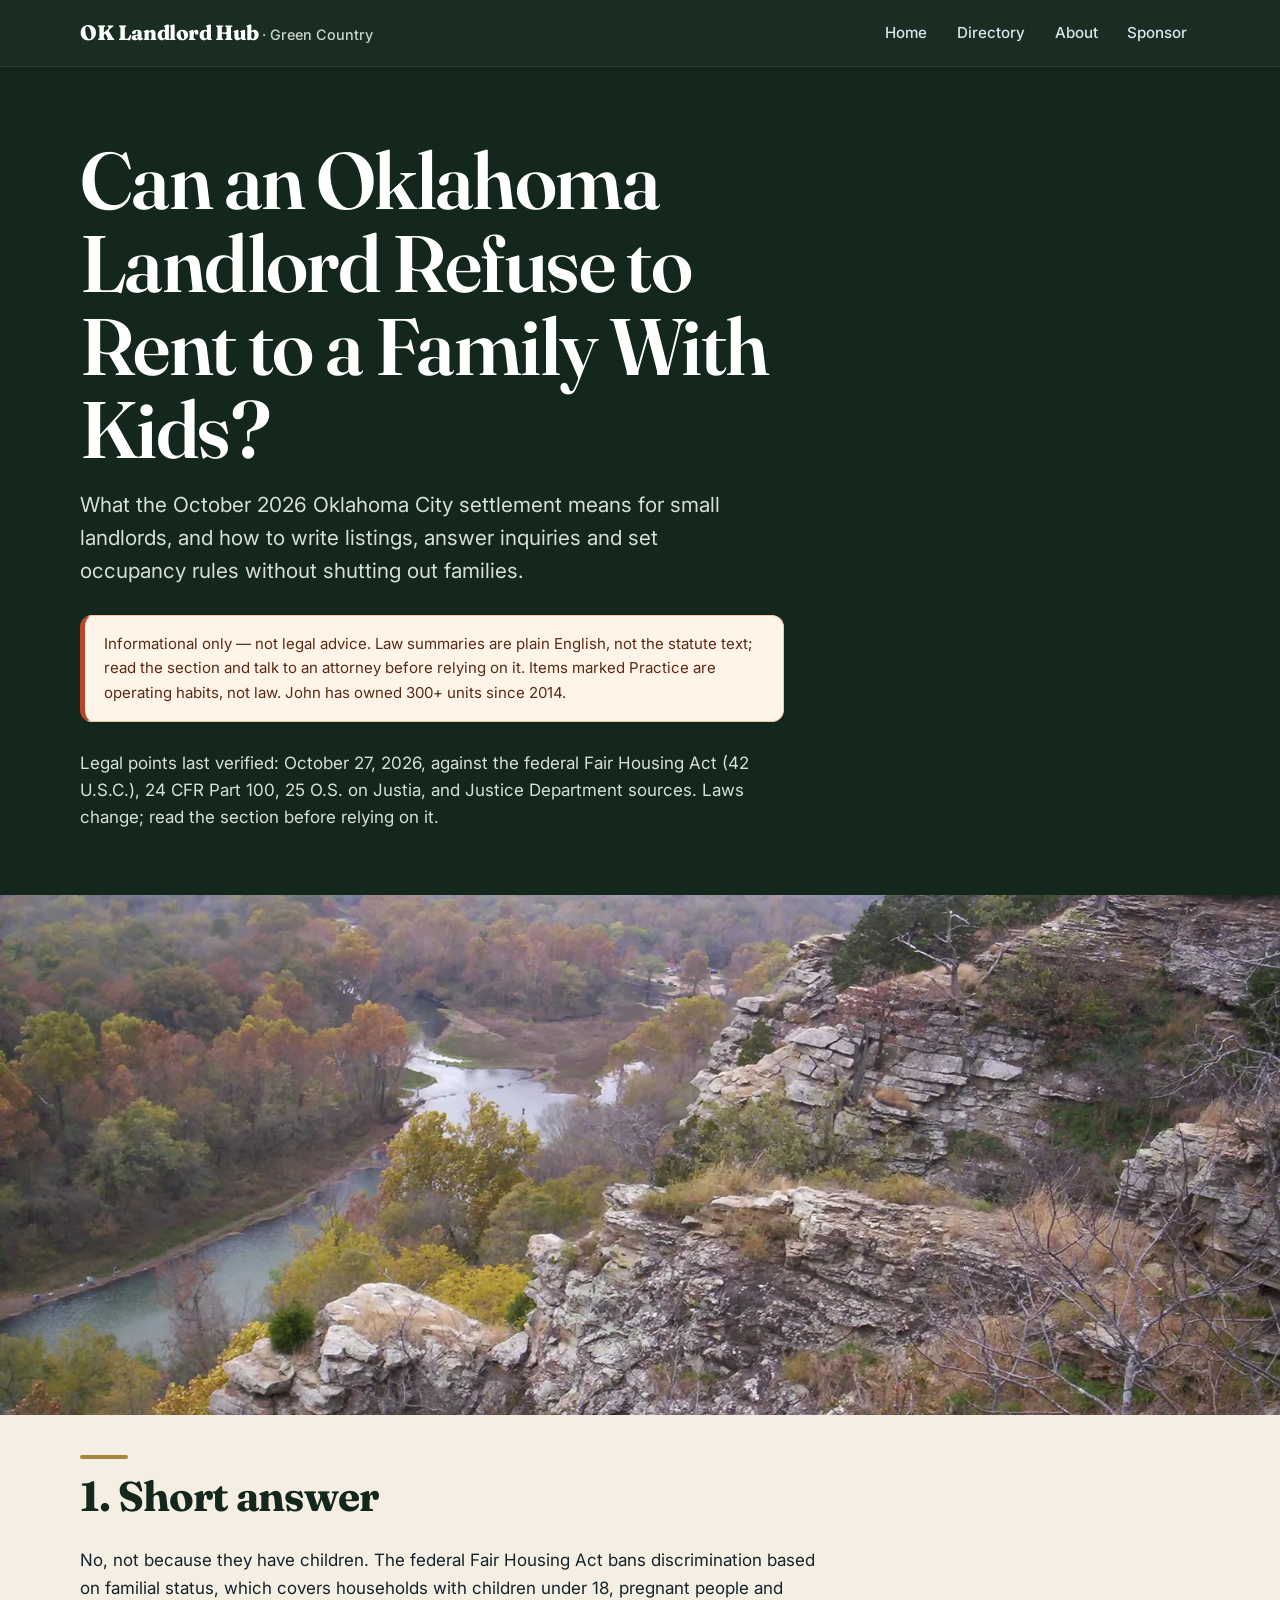
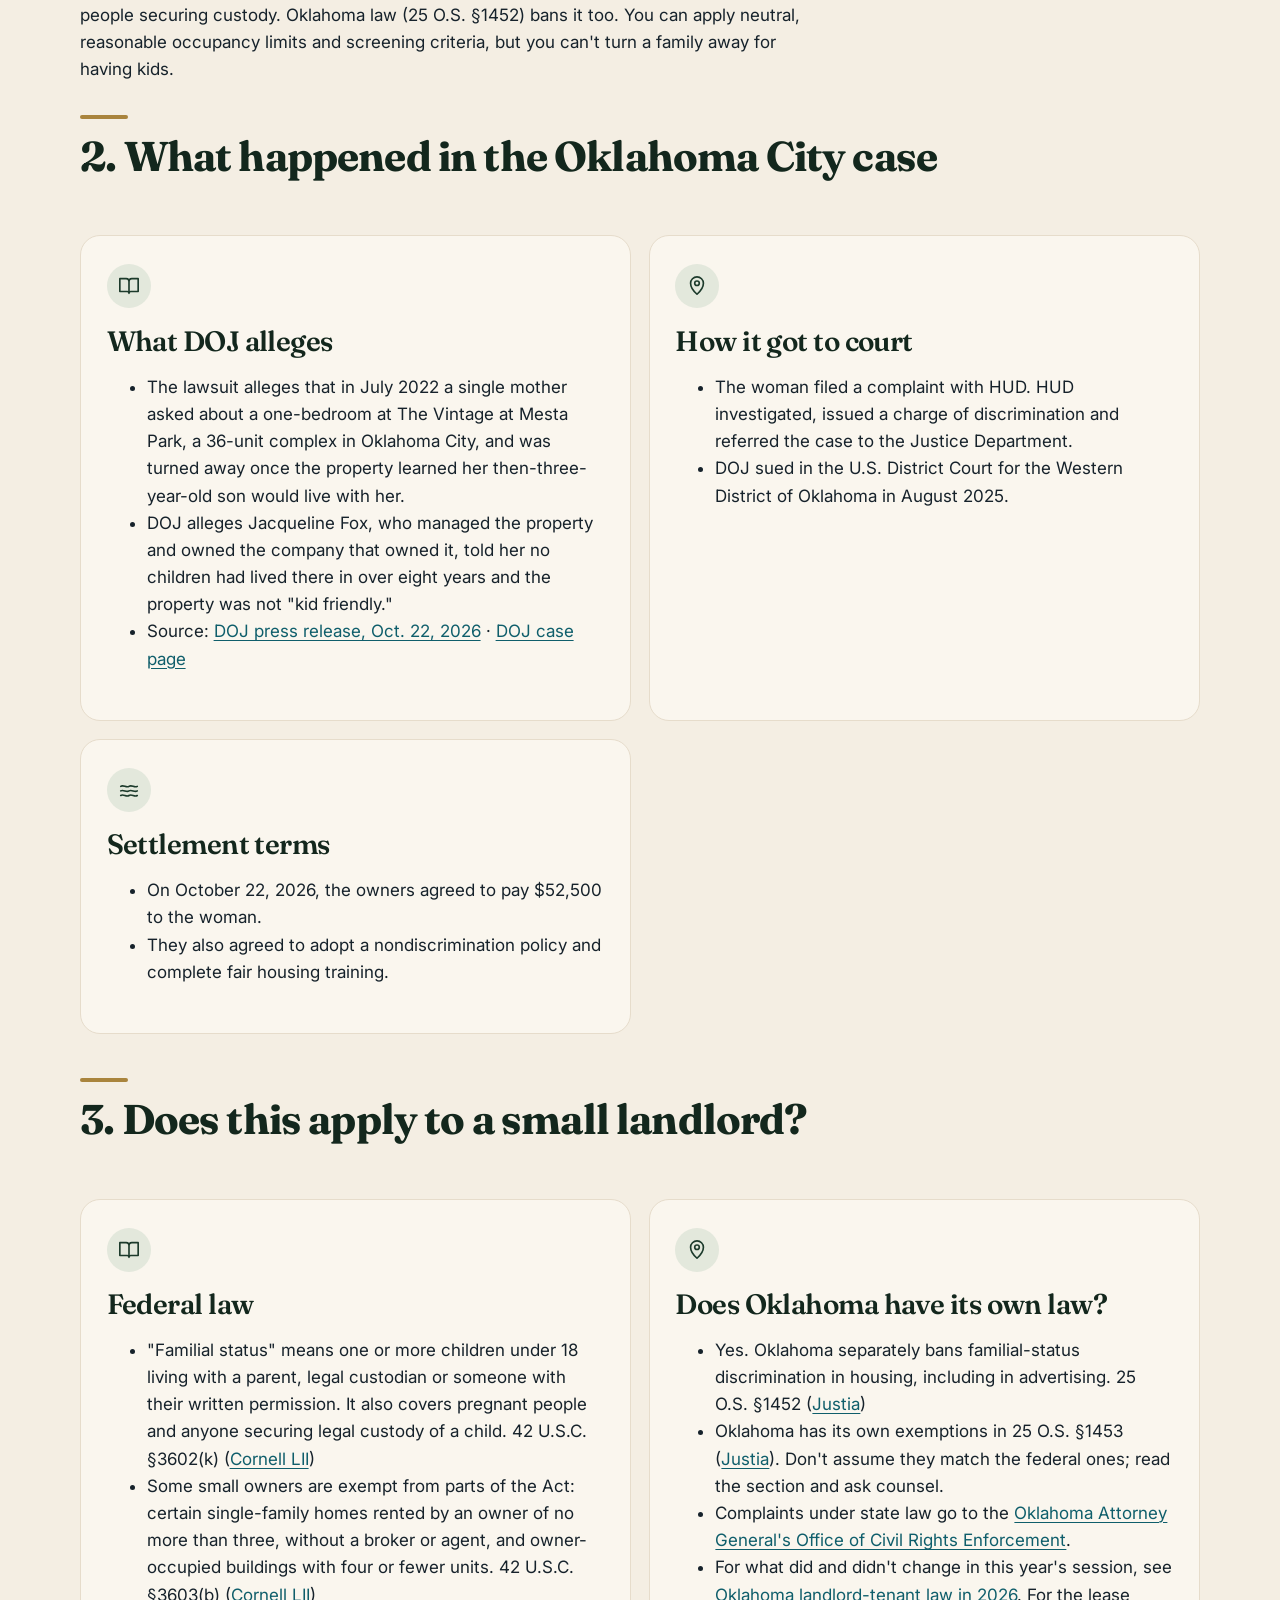
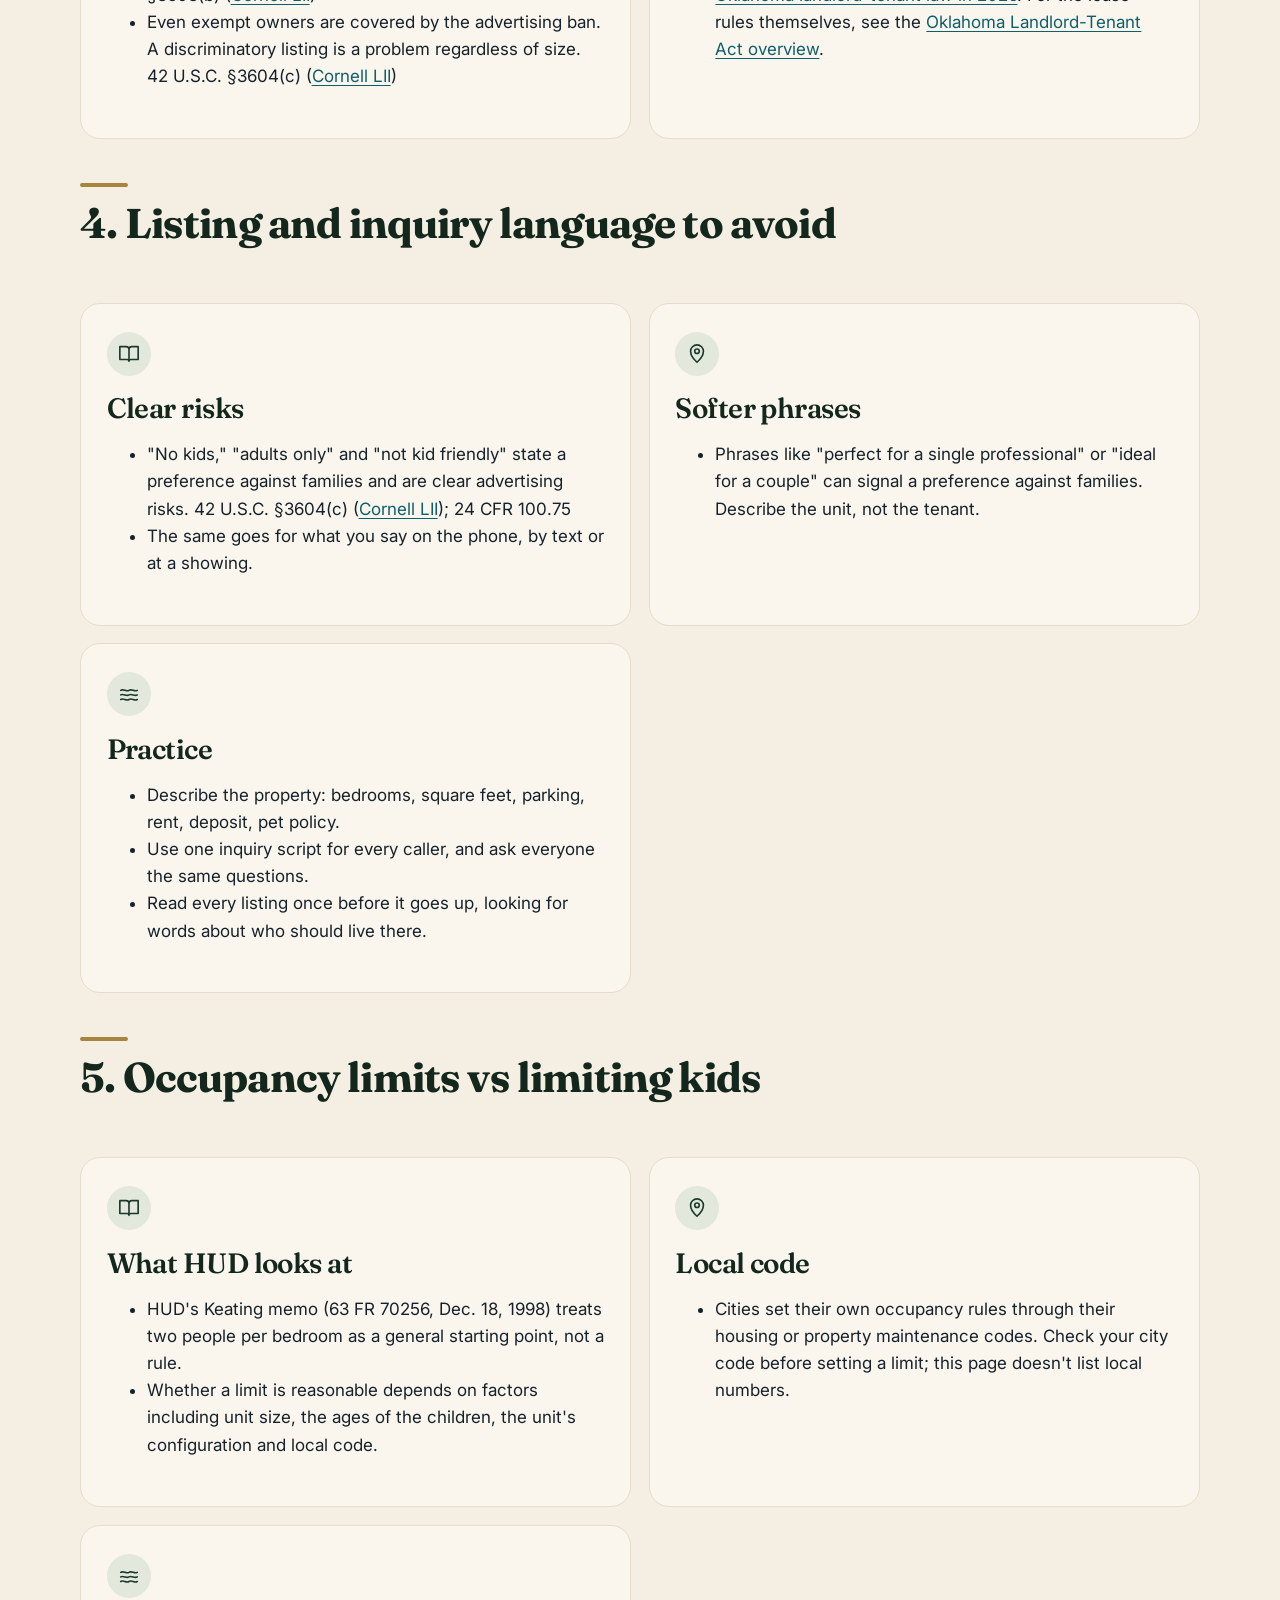
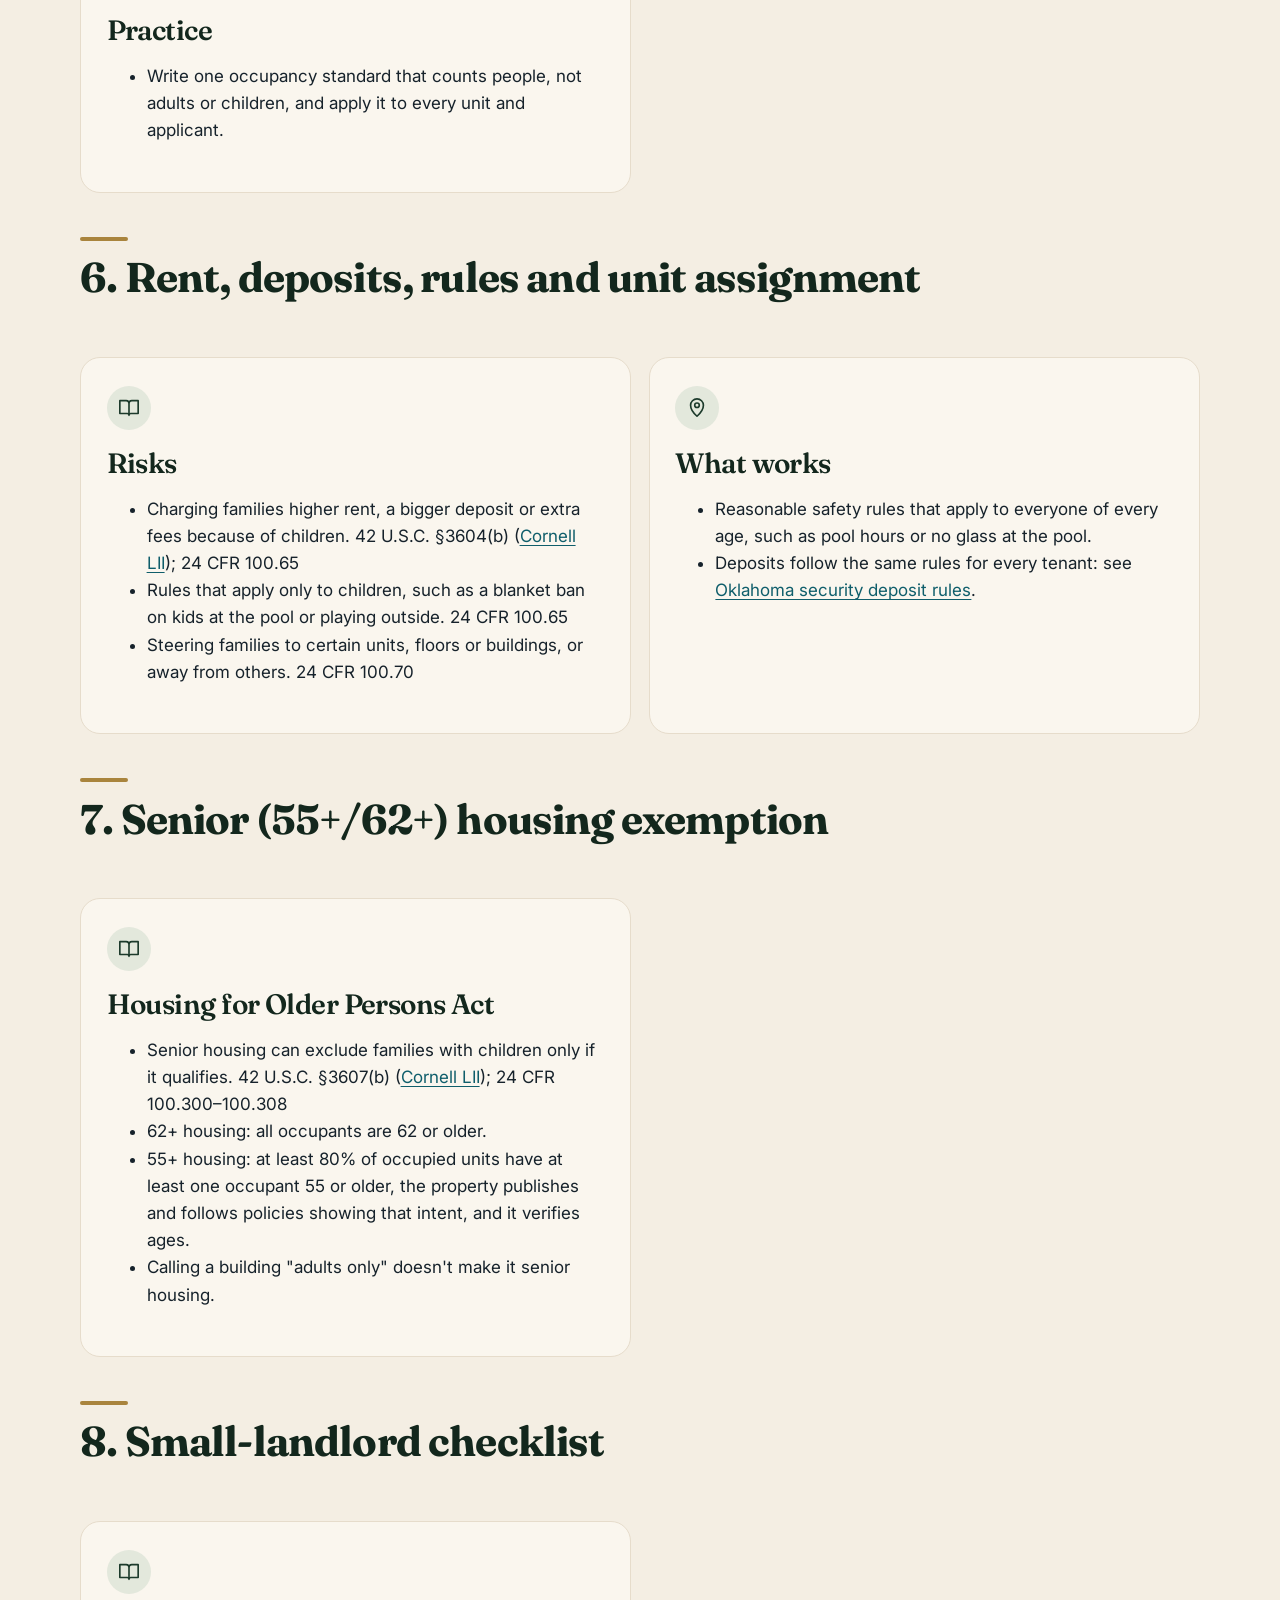
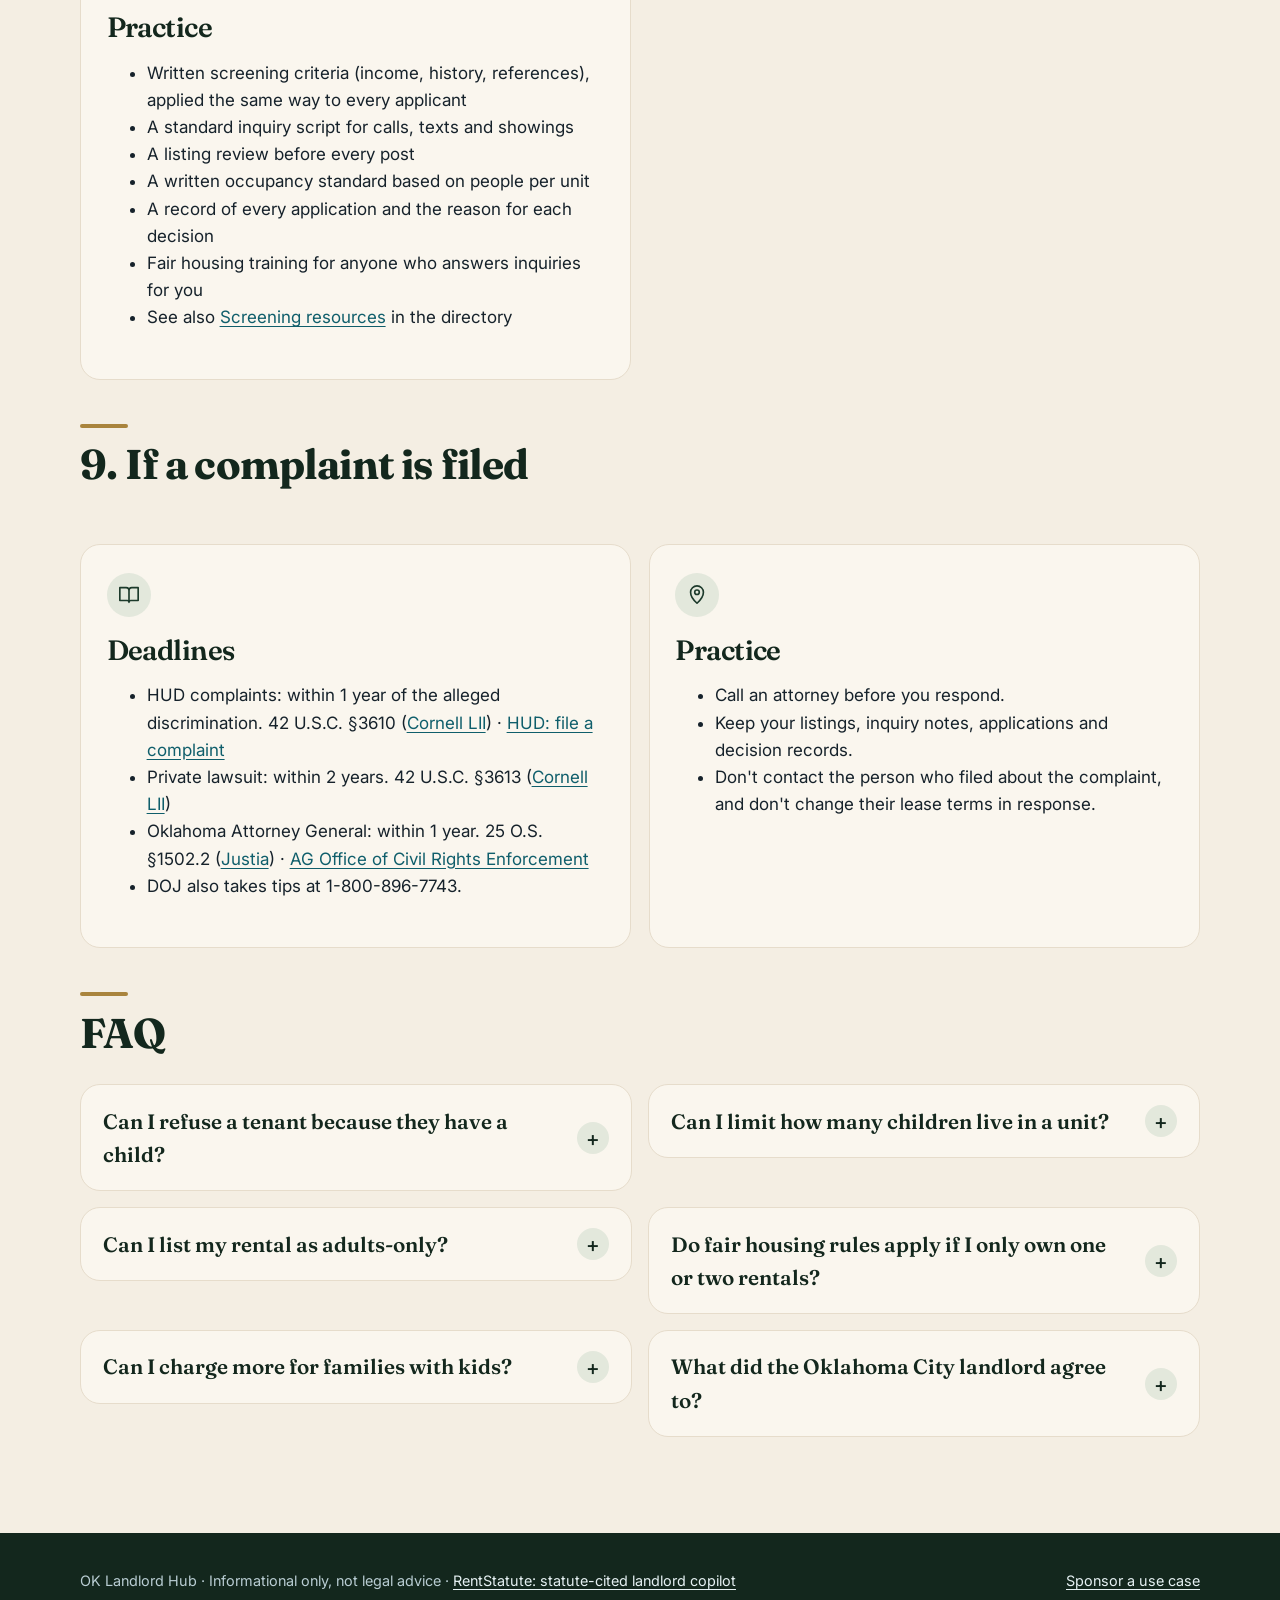
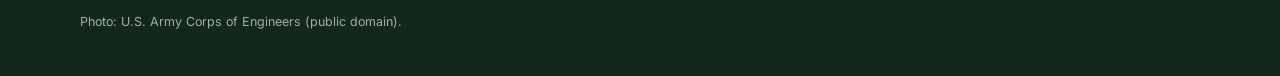
<file: fair-housing-families.html>
<!DOCTYPE html>
<html lang="en">
<head>
  <meta charset="utf-8">
  <meta name="viewport" content="width=device-width, initial-scale=1">
  <title>Can OK Landlords Refuse Families With Kids? Fair Housing — OK Landlord Hub</title>
  <meta name="description" content="After a $52,500 Oklahoma City settlement, here&#x27;s what small landlords should check in listings, screening and occupancy rules for families with children.">
  <link rel="preconnect" href="https://fonts.googleapis.com">
  <link rel="preconnect" href="https://fonts.gstatic.com" crossorigin>
  <link rel="stylesheet" href="https://fonts.googleapis.com/css2?family=Fraunces:opsz,wght@9..144,600;9..144,700;9..144,800&family=Inter:wght@400;500;600&display=swap">
  <link rel="stylesheet" href="styles.css">
  <script src="reveal.js"></script>
  <link rel="canonical" href="https://5dogsproperties.github.io/ok-landlord-hub/fair-housing-families.html">
  <meta property="og:type" content="article">
  <meta property="og:site_name" content="OK Landlord Hub">
  <meta property="og:title" content="Can OK Landlords Refuse Families With Kids? Fair Housing — OK Landlord Hub">
  <meta property="og:description" content="After a $52,500 Oklahoma City settlement, here&#x27;s what small landlords should check in listings, screening and occupancy rules for families with children.">
  <meta property="og:url" content="https://5dogsproperties.github.io/ok-landlord-hub/fair-housing-families.html">
  <meta name="twitter:card" content="summary">
  <script type="application/ld+json">{"@context": "https://schema.org", "@graph": [{"@type": "Article", "headline": "Can an Oklahoma Landlord Refuse to Rent to a Family With Kids?", "description": "After a $52,500 Oklahoma City settlement, here's what small landlords should check in listings, screening and occupancy rules for families with children.", "url": "https://5dogsproperties.github.io/ok-landlord-hub/fair-housing-families.html", "mainEntityOfPage": "https://5dogsproperties.github.io/ok-landlord-hub/fair-housing-families.html", "datePublished": "2026-10-27", "dateModified": "2026-10-27", "author": {"@type": "Organization", "name": "5 Dogs Properties"}, "publisher": {"@type": "Organization", "name": "5 Dogs Properties", "url": "https://5dogsproperties.github.io/ok-landlord-hub/"}, "isPartOf": {"@type": "WebSite", "name": "OK Landlord Hub", "url": "https://5dogsproperties.github.io/ok-landlord-hub/"}}, {"@type": "FAQPage", "mainEntity": [{"@type": "Question", "name": "Can I refuse a tenant because they have a child?", "acceptedAnswer": {"@type": "Answer", "text": "No. Refusing to rent because a household includes a child under 18 is familial-status discrimination under the federal Fair Housing Act (42 U.S.C. §3602(k), §3604) and Oklahoma law (25 O.S. §1452). Apply the same written screening criteria to every applicant."}}, {"@type": "Question", "name": "Can I limit how many children live in a unit?", "acceptedAnswer": {"@type": "Answer", "text": "You can set a reasonable occupancy limit on the total number of people, applied to everyone. A limit aimed at children is a risk. HUD's Keating memo treats two people per bedroom as a general starting point, not a rule; unit size, children's ages, configuration and local code all matter. Check your city code."}}, {"@type": "Question", "name": "Can I list my rental as adults-only?", "acceptedAnswer": {"@type": "Answer", "text": "Not unless the property qualifies as senior housing under the Housing for Older Persons Act (42 U.S.C. §3607(b)). Phrases like \"adults only,\" \"no kids\" or \"not kid friendly\" are clear advertising risks under 42 U.S.C. §3604(c)."}}, {"@type": "Question", "name": "Do fair housing rules apply if I only own one or two rentals?", "acceptedAnswer": {"@type": "Answer", "text": "Some small owners are exempt from parts of the federal Act, such as certain owner-occupied buildings of up to four units and some single-family homes rented without a broker (42 U.S.C. §3603(b)). The advertising ban still applies to them, and Oklahoma has its own law with its own exemptions (25 O.S. §1452–1453). Ask an attorney before relying on an exemption."}}, {"@type": "Question", "name": "Can I charge more for families with kids?", "acceptedAnswer": {"@type": "Answer", "text": "Higher rent, a bigger deposit or extra fees because a household has children are a risk under 42 U.S.C. §3604(b) and 24 CFR 100.65. Charge the same terms to every household."}}, {"@type": "Question", "name": "What did the Oklahoma City landlord agree to?", "acceptedAnswer": {"@type": "Answer", "text": "According to the Justice Department, the owners of The Vintage at Mesta Park agreed on October 22, 2026, to pay $52,500 to the woman, adopt a nondiscrimination policy and complete fair housing training."}}]}]}</script>
</head>
<body>
  <header class="site-header">
    <div class="wrap">
      <a class="logo" href="index.html">OK Landlord Hub <span>· Green Country</span></a>
      <nav aria-label="Main">
        <ul class="nav">
          <li><a href="index.html">Home</a></li>
          <li><a href="directory.html">Directory</a></li>
          <li><a href="about.html">About</a></li>
          <li><a href="sponsorship.html">Sponsor</a></li>
        </ul>
      </nav>
    </div>
  </header>

  <main>
    <section class="hero">
      <div class="wrap">
        <h1>Can an Oklahoma Landlord Refuse to Rent to a Family With Kids?</h1>
        <p class="lede">What the October 2026 Oklahoma City settlement means for small landlords, and how to write listings, answer inquiries and set occupancy rules without shutting out families.</p>
        <p class="notice" role="note">Informational only — not legal advice. Law summaries are plain English, not the statute text; read the section and talk to an attorney before relying on it. Items marked Practice are operating habits, not law. John has owned 300+ units since 2014.</p>
        <p class="muted">Legal points last verified: October 27, 2026, against the federal Fair Housing Act (42 U.S.C.), 24 CFR Part 100, 25 O.S. on Justia, and Justice Department sources. Laws change; read the section before relying on it.</p>
      </div>
    </section>

    <figure class="photo-band" aria-hidden="true"><img src="img/illinois-river-tenkiller-bluffs.webp" alt="" fetchpriority="high" decoding="async"></figure>

    <section class="section" style="padding-top:0">
      <div class="wrap">
        <h2>1. Short answer</h2>
        <p>No, not because they have children. The federal Fair Housing Act bans discrimination based on familial status, which covers households with children under 18, pregnant people and people securing custody. Oklahoma law (25 O.S. §1452) bans it too. You can apply neutral, reasonable occupancy limits and screening criteria, but you can't turn a family away for having kids.</p>

        <h2>2. What happened in the Oklahoma City case</h2>
        <div class="card-grid">
          <div class="card">
            <h3>What DOJ alleges</h3>
            <ul>
              <li>The lawsuit alleges that in July 2022 a single mother asked about a one-bedroom at The Vintage at Mesta Park, a 36-unit complex in Oklahoma City, and was turned away once the property learned her then-three-year-old son would live with her.</li>
              <li>DOJ alleges Jacqueline Fox, who managed the property and owned the company that owned it, told her no children had lived there in over eight years and the property was not "kid friendly."</li>
              <li>Source: <a href="https://www.justice.gov/opa/pr/justice-department-secures-settlement-lawsuit-against-oklahoma-landlord-refusing-rent-family">DOJ press release, Oct. 22, 2026</a> · <a href="https://www.justice.gov/crt/case/united-states-v-fox-et-al-wd-okla">DOJ case page</a></li>
            </ul>
          </div>
          <div class="card">
            <h3>How it got to court</h3>
            <ul>
              <li>The woman filed a complaint with HUD. HUD investigated, issued a charge of discrimination and referred the case to the Justice Department.</li>
              <li>DOJ sued in the U.S. District Court for the Western District of Oklahoma in August 2025.</li>
            </ul>
          </div>
          <div class="card">
            <h3>Settlement terms</h3>
            <ul>
              <li>On October 22, 2026, the owners agreed to pay $52,500 to the woman.</li>
              <li>They also agreed to adopt a nondiscrimination policy and complete fair housing training.</li>
            </ul>
          </div>
        </div>

        <h2>3. Does this apply to a small landlord?</h2>
        <div class="card-grid">
          <div class="card">
            <h3>Federal law</h3>
            <ul>
              <li>"Familial status" means one or more children under 18 living with a parent, legal custodian or someone with their written permission. It also covers pregnant people and anyone securing legal custody of a child. 42 U.S.C. §3602(k) (<a href="https://www.law.cornell.edu/uscode/text/42/3602">Cornell LII</a>)</li>
              <li>Some small owners are exempt from parts of the Act: certain single-family homes rented by an owner of no more than three, without a broker or agent, and owner-occupied buildings with four or fewer units. 42 U.S.C. §3603(b) (<a href="https://www.law.cornell.edu/uscode/text/42/3603">Cornell LII</a>)</li>
              <li>Even exempt owners are covered by the advertising ban. A discriminatory listing is a problem regardless of size. 42 U.S.C. §3604(c) (<a href="https://www.law.cornell.edu/uscode/text/42/3604">Cornell LII</a>)</li>
            </ul>
          </div>
          <div class="card">
            <h3>Does Oklahoma have its own law?</h3>
            <ul>
              <li>Yes. Oklahoma separately bans familial-status discrimination in housing, including in advertising. 25 O.S. §1452 (<a href="https://law.justia.com/codes/oklahoma/title-25/section-25-1452/">Justia</a>)</li>
              <li>Oklahoma has its own exemptions in 25 O.S. §1453 (<a href="https://law.justia.com/codes/oklahoma/title-25/section-25-1453/">Justia</a>). Don't assume they match the federal ones; read the section and ask counsel.</li>
              <li>Complaints under state law go to the <a href="https://oklahoma.gov/oag/complaints-tiplines/complaints/civil-rights.html">Oklahoma Attorney General's Office of Civil Rights Enforcement</a>.</li>
              <li>For what did and didn't change in this year's session, see <a href="https://rentstatute.com/oklahoma/landlord-tenant-law-2026/">Oklahoma landlord-tenant law in 2026</a>. For the lease rules themselves, see the <a href="https://rentstatute.com/oklahoma/">Oklahoma Landlord-Tenant Act overview</a>.</li>
            </ul>
          </div>
        </div>

        <h2>4. Listing and inquiry language to avoid</h2>
        <div class="card-grid">
          <div class="card">
            <h3>Clear risks</h3>
            <ul>
              <li>"No kids," "adults only" and "not kid friendly" state a preference against families and are clear advertising risks. 42 U.S.C. §3604(c) (<a href="https://www.law.cornell.edu/uscode/text/42/3604">Cornell LII</a>); 24 CFR 100.75</li>
              <li>The same goes for what you say on the phone, by text or at a showing.</li>
            </ul>
          </div>
          <div class="card">
            <h3>Softer phrases</h3>
            <ul>
              <li>Phrases like "perfect for a single professional" or "ideal for a couple" can signal a preference against families. Describe the unit, not the tenant.</li>
            </ul>
          </div>
          <div class="card">
            <h3>Practice</h3>
            <ul>
              <li>Describe the property: bedrooms, square feet, parking, rent, deposit, pet policy.</li>
              <li>Use one inquiry script for every caller, and ask everyone the same questions.</li>
              <li>Read every listing once before it goes up, looking for words about who should live there.</li>
            </ul>
          </div>
        </div>

        <h2>5. Occupancy limits vs limiting kids</h2>
        <div class="card-grid">
          <div class="card">
            <h3>What HUD looks at</h3>
            <ul>
              <li>HUD's Keating memo (63 FR 70256, Dec. 18, 1998) treats two people per bedroom as a general starting point, not a rule.</li>
              <li>Whether a limit is reasonable depends on factors including unit size, the ages of the children, the unit's configuration and local code.</li>
            </ul>
          </div>
          <div class="card">
            <h3>Local code</h3>
            <ul>
              <li>Cities set their own occupancy rules through their housing or property maintenance codes. Check your city code before setting a limit; this page doesn't list local numbers.</li>
            </ul>
          </div>
          <div class="card">
            <h3>Practice</h3>
            <ul>
              <li>Write one occupancy standard that counts people, not adults or children, and apply it to every unit and applicant.</li>
            </ul>
          </div>
        </div>

        <h2>6. Rent, deposits, rules and unit assignment</h2>
        <div class="card-grid">
          <div class="card">
            <h3>Risks</h3>
            <ul>
              <li>Charging families higher rent, a bigger deposit or extra fees because of children. 42 U.S.C. §3604(b) (<a href="https://www.law.cornell.edu/uscode/text/42/3604">Cornell LII</a>); 24 CFR 100.65</li>
              <li>Rules that apply only to children, such as a blanket ban on kids at the pool or playing outside. 24 CFR 100.65</li>
              <li>Steering families to certain units, floors or buildings, or away from others. 24 CFR 100.70</li>
            </ul>
          </div>
          <div class="card">
            <h3>What works</h3>
            <ul>
              <li>Reasonable safety rules that apply to everyone of every age, such as pool hours or no glass at the pool.</li>
              <li>Deposits follow the same rules for every tenant: see <a href="https://rentstatute.com/oklahoma/security-deposit/">Oklahoma security deposit rules</a>.</li>
            </ul>
          </div>
        </div>

        <h2>7. Senior (55+/62+) housing exemption</h2>
        <div class="card-grid">
          <div class="card">
            <h3>Housing for Older Persons Act</h3>
            <ul>
              <li>Senior housing can exclude families with children only if it qualifies. 42 U.S.C. §3607(b) (<a href="https://www.law.cornell.edu/uscode/text/42/3607">Cornell LII</a>); 24 CFR 100.300–100.308</li>
              <li>62+ housing: all occupants are 62 or older.</li>
              <li>55+ housing: at least 80% of occupied units have at least one occupant 55 or older, the property publishes and follows policies showing that intent, and it verifies ages.</li>
              <li>Calling a building "adults only" doesn't make it senior housing.</li>
            </ul>
          </div>
        </div>

        <h2>8. Small-landlord checklist</h2>
        <div class="card-grid">
          <div class="card">
            <h3>Practice</h3>
            <ul>
              <li>Written screening criteria (income, history, references), applied the same way to every applicant</li>
              <li>A standard inquiry script for calls, texts and showings</li>
              <li>A listing review before every post</li>
              <li>A written occupancy standard based on people per unit</li>
              <li>A record of every application and the reason for each decision</li>
              <li>Fair housing training for anyone who answers inquiries for you</li>
              <li>See also <a href="directory.html#screening">Screening resources</a> in the directory</li>
            </ul>
          </div>
        </div>

        <h2>9. If a complaint is filed</h2>
        <div class="card-grid">
          <div class="card">
            <h3>Deadlines</h3>
            <ul>
              <li>HUD complaints: within 1 year of the alleged discrimination. 42 U.S.C. §3610 (<a href="https://www.law.cornell.edu/uscode/text/42/3610">Cornell LII</a>) · <a href="https://www.hud.gov/fairhousing/fileacomplaint">HUD: file a complaint</a></li>
              <li>Private lawsuit: within 2 years. 42 U.S.C. §3613 (<a href="https://www.law.cornell.edu/uscode/text/42/3613">Cornell LII</a>)</li>
              <li>Oklahoma Attorney General: within 1 year. 25 O.S. §1502.2 (<a href="https://law.justia.com/codes/oklahoma/title-25/section-25-1502.2/">Justia</a>) · <a href="https://oklahoma.gov/oag/complaints-tiplines/complaints/civil-rights.html">AG Office of Civil Rights Enforcement</a></li>
              <li>DOJ also takes tips at 1-800-896-7743.</li>
            </ul>
          </div>
          <div class="card">
            <h3>Practice</h3>
            <ul>
              <li>Call an attorney before you respond.</li>
              <li>Keep your listings, inquiry notes, applications and decision records.</li>
              <li>Don't contact the person who filed about the complaint, and don't change their lease terms in response.</li>
            </ul>
          </div>
        </div>

        <h2>FAQ</h2>
        <details class="usecase"><summary>Can I refuse a tenant because they have a child?</summary><div class="usecase-body"><p>No. Refusing to rent because a household includes a child under 18 is familial-status discrimination under the federal Fair Housing Act (42 U.S.C. §3602(k), §3604) and Oklahoma law (25 O.S. §1452). Apply the same written screening criteria to every applicant.</p></div></details>
        <details class="usecase"><summary>Can I limit how many children live in a unit?</summary><div class="usecase-body"><p>You can set a reasonable occupancy limit on the total number of people, applied to everyone. A limit aimed at children is a risk. HUD's Keating memo treats two people per bedroom as a general starting point, not a rule; unit size, children's ages, configuration and local code all matter. Check your city code.</p></div></details>
        <details class="usecase"><summary>Can I list my rental as adults-only?</summary><div class="usecase-body"><p>Not unless the property qualifies as senior housing under the Housing for Older Persons Act (42 U.S.C. §3607(b)). Phrases like "adults only," "no kids" or "not kid friendly" are clear advertising risks under 42 U.S.C. §3604(c).</p></div></details>
        <details class="usecase"><summary>Do fair housing rules apply if I only own one or two rentals?</summary><div class="usecase-body"><p>Some small owners are exempt from parts of the federal Act, such as certain owner-occupied buildings of up to four units and some single-family homes rented without a broker (42 U.S.C. §3603(b)). The advertising ban still applies to them, and Oklahoma has its own law with its own exemptions (25 O.S. §1452–1453). Ask an attorney before relying on an exemption.</p></div></details>
        <details class="usecase"><summary>Can I charge more for families with kids?</summary><div class="usecase-body"><p>Higher rent, a bigger deposit or extra fees because a household has children are a risk under 42 U.S.C. §3604(b) and 24 CFR 100.65. Charge the same terms to every household.</p></div></details>
        <details class="usecase"><summary>What did the Oklahoma City landlord agree to?</summary><div class="usecase-body"><p>According to the Justice Department, the owners of The Vintage at Mesta Park agreed on October 22, 2026, to pay $52,500 to the woman, adopt a nondiscrimination policy and complete fair housing training.</p></div></details>
      </div>
    </section>
  </main>

  <footer class="site-footer">
    <div class="wrap">
      <span>OK Landlord Hub · Informational only, not legal advice · <a href="https://rentstatute.com/">RentStatute: statute-cited landlord copilot</a></span>
      <span><a href="sponsorship.html">Sponsor a use case</a></span>
      <p class="photo-credit">Photo: U.S. Army Corps of Engineers (public domain).</p>
    </div>
  </footer>
<script data-goatcounter="https://5dogsproperties.goatcounter.com/count" async src="//gc.zgo.at/count.js"></script>
</body>
</html>
</file>
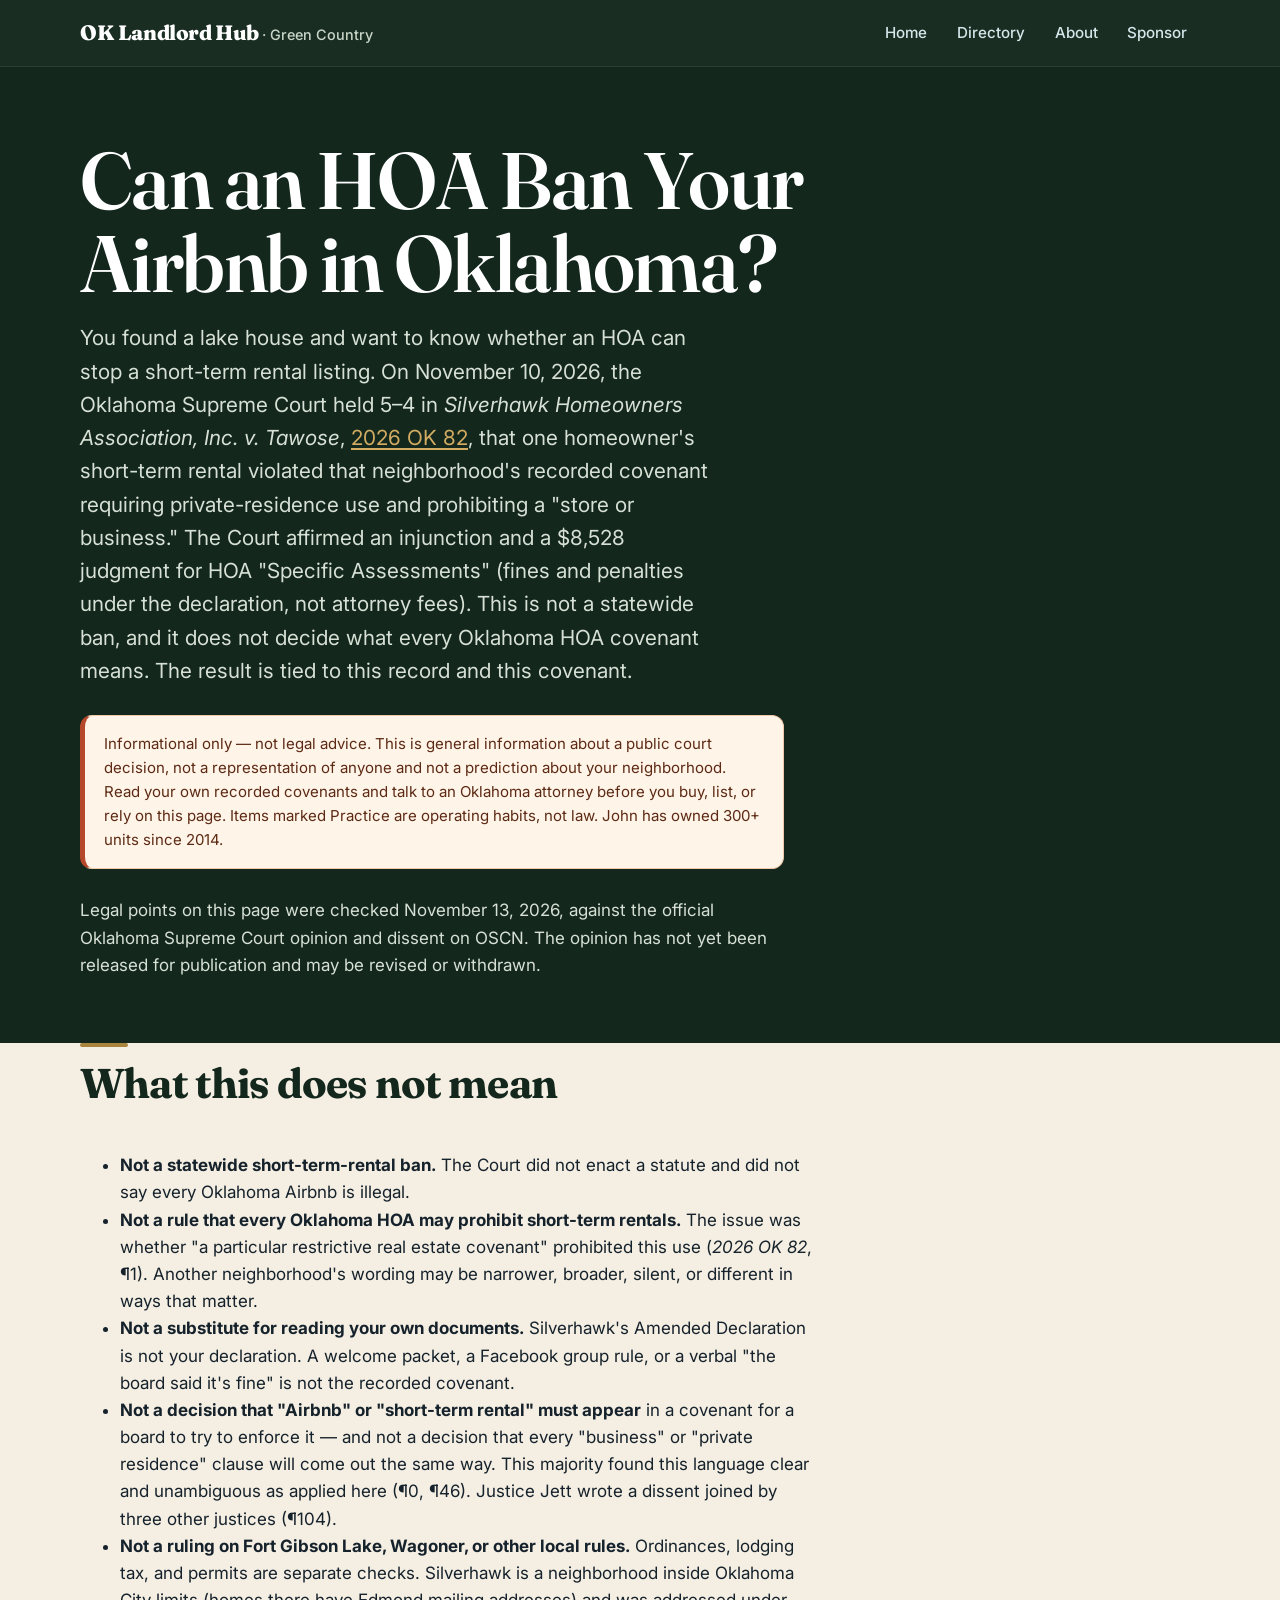
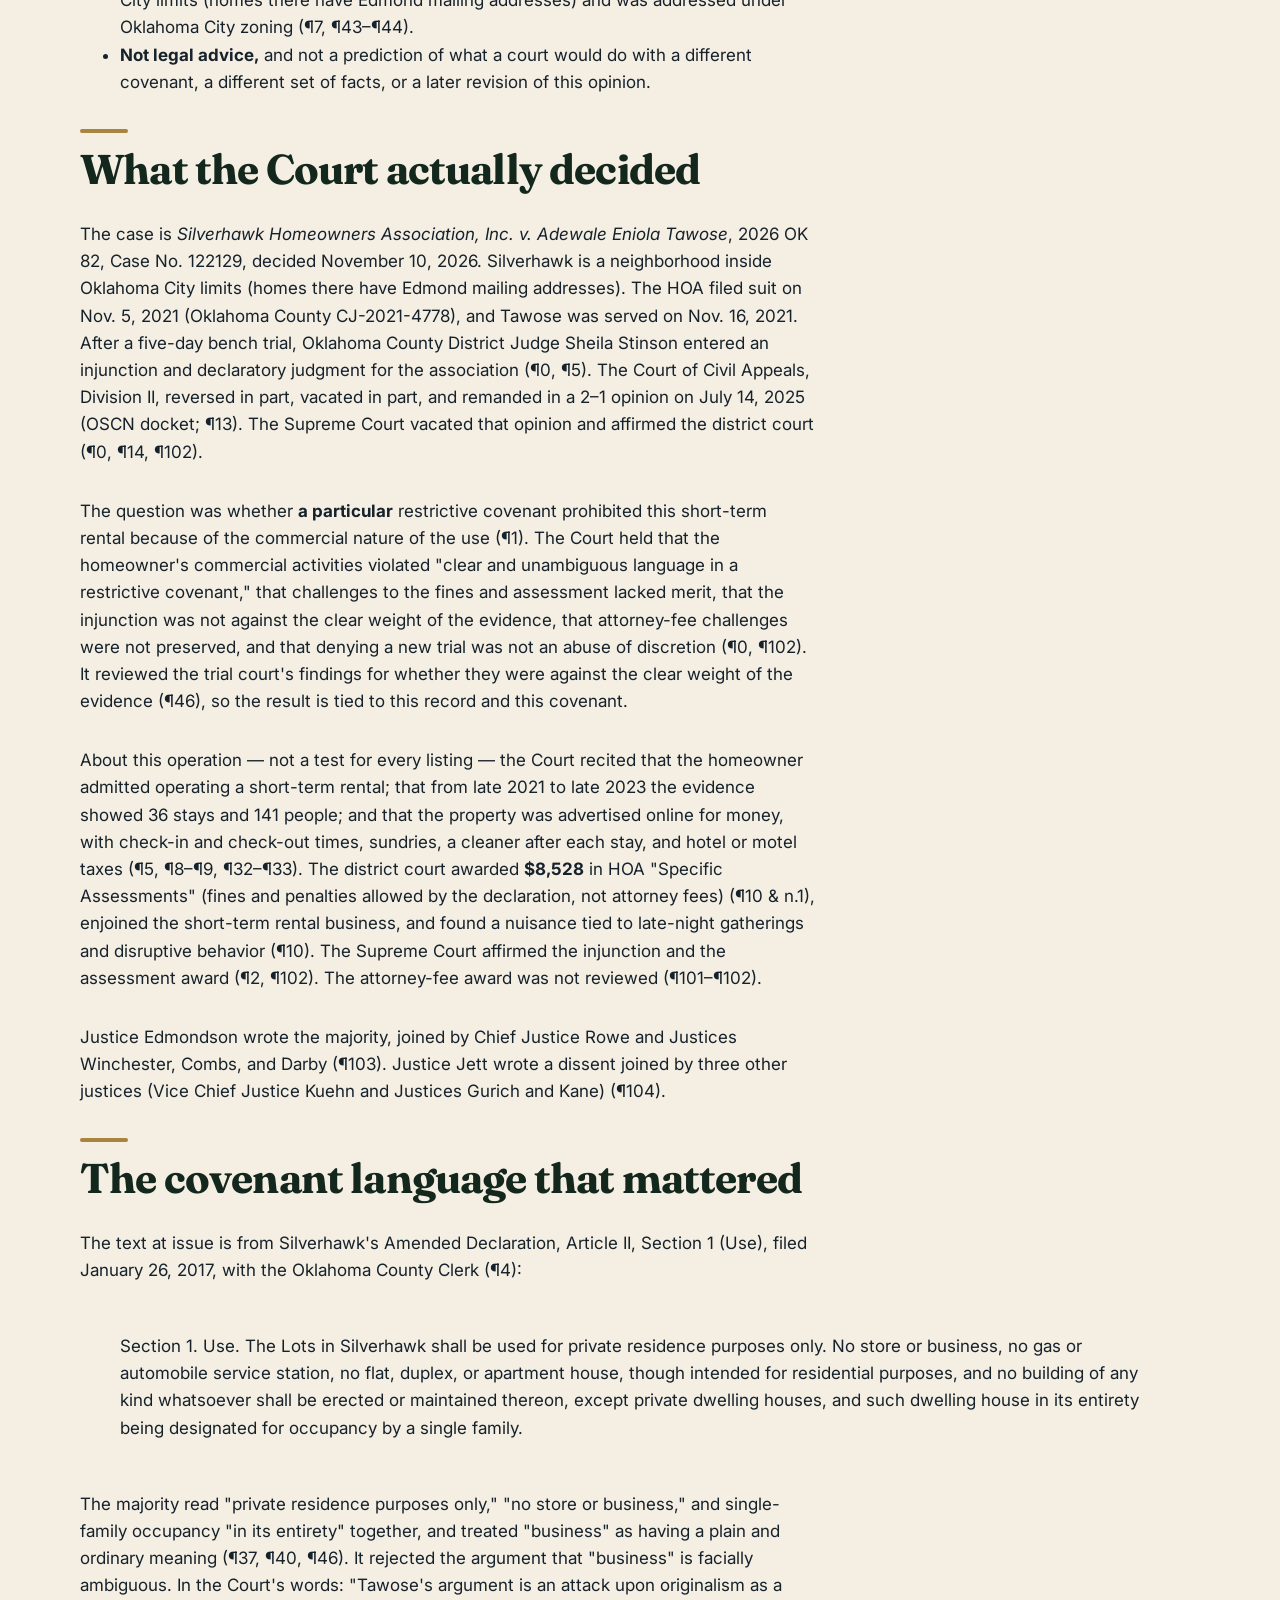
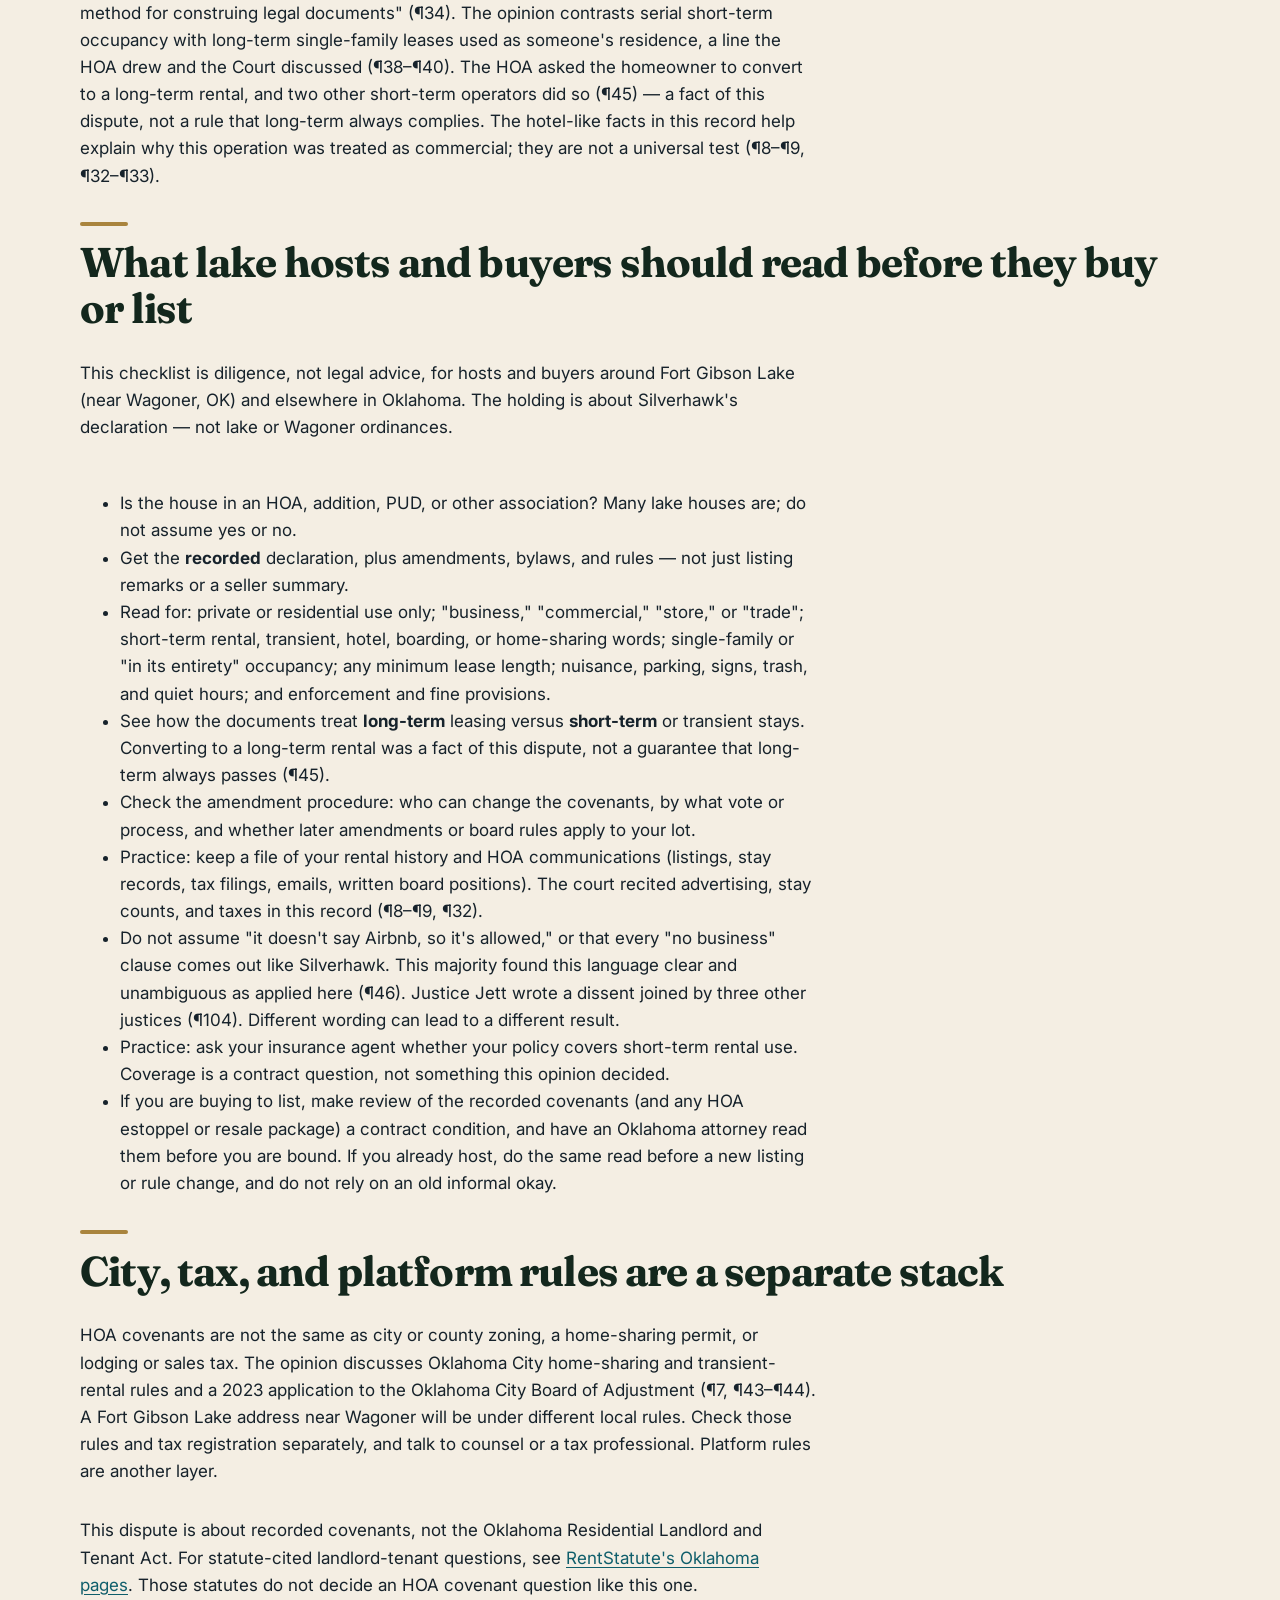
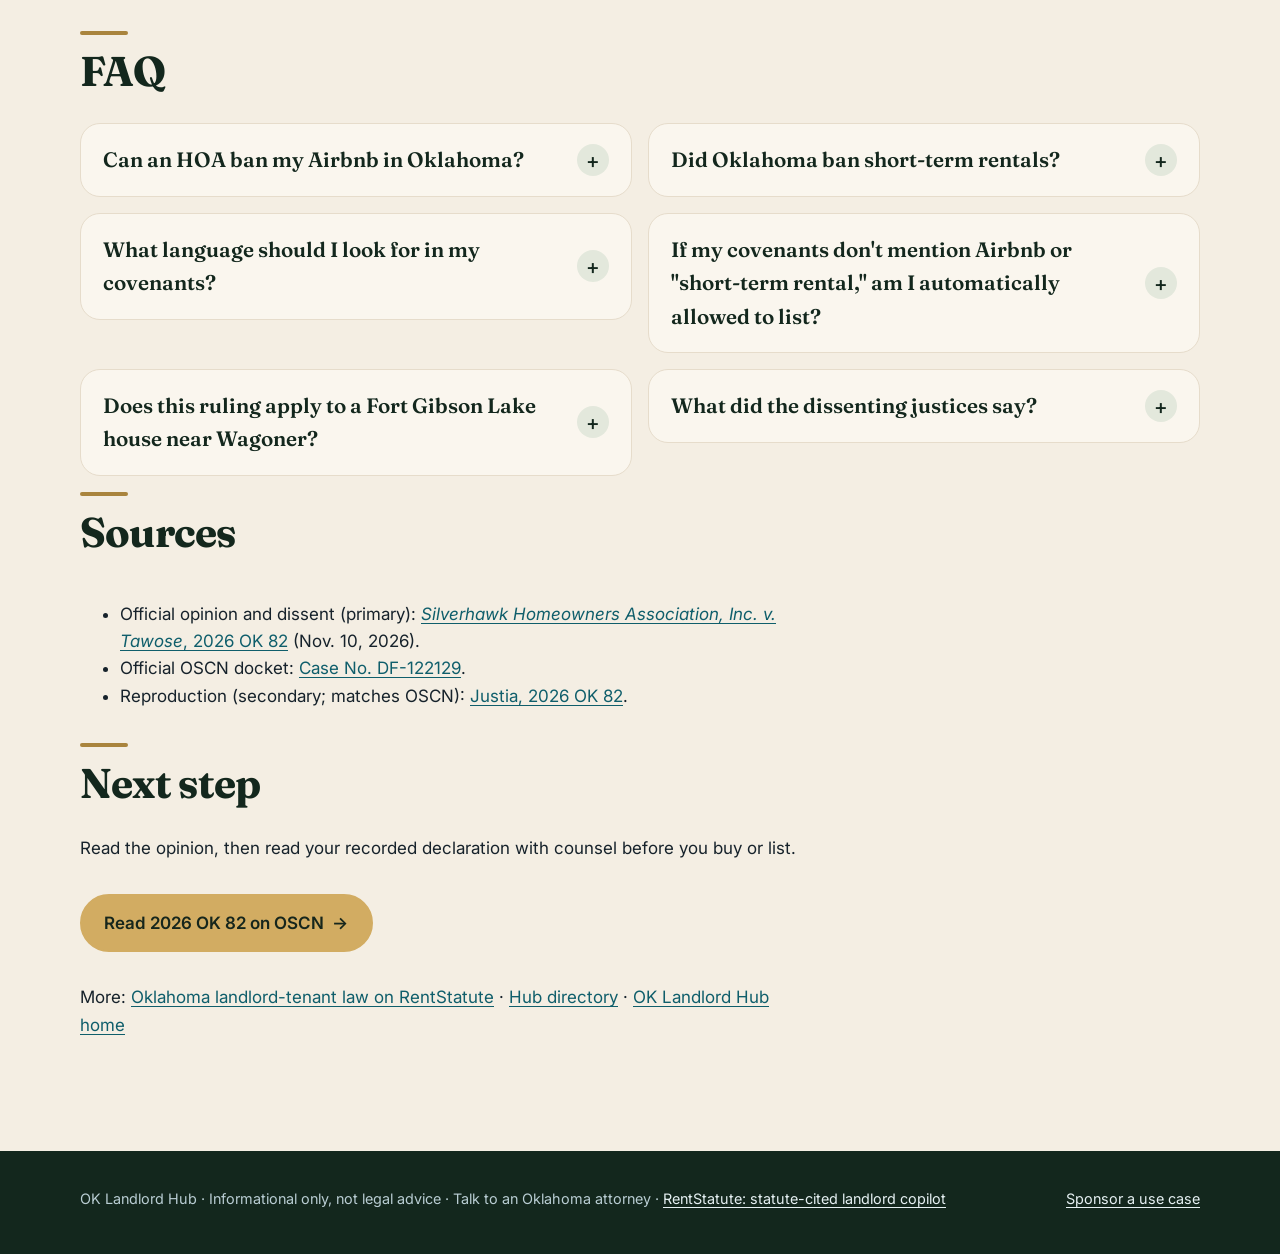
<file: oklahoma-hoa-short-term-rental.html>
<!DOCTYPE html>
<html lang="en">
<head>
  <meta charset="utf-8">
  <meta name="viewport" content="width=device-width, initial-scale=1">
  <title>Can an HOA Ban Your Airbnb in Oklahoma? — OK Landlord Hub</title>
  <meta name="description" content="The Nov. 10, 2026 Oklahoma Supreme Court ruling is about one neighborhood's covenant, not a statewide Airbnb ban. Check your CCRs before you buy or list.">
  <link rel="preconnect" href="https://fonts.googleapis.com">
  <link rel="preconnect" href="https://fonts.gstatic.com" crossorigin>
  <link rel="stylesheet" href="https://fonts.googleapis.com/css2?family=Fraunces:opsz,wght@9..144,600;9..144,700;9..144,800&family=Inter:wght@400;500;600&display=swap">
  <link rel="stylesheet" href="styles.css">
  <script src="reveal.js"></script>
  <link rel="canonical" href="https://5dogsproperties.github.io/ok-landlord-hub/oklahoma-hoa-short-term-rental.html">
  <meta property="og:type" content="article">
  <meta property="og:site_name" content="OK Landlord Hub">
  <meta property="og:title" content="Can an HOA Ban Your Airbnb in Oklahoma? — OK Landlord Hub">
  <meta property="og:description" content="The Nov. 10, 2026 Oklahoma Supreme Court ruling is about one neighborhood's covenant, not a statewide Airbnb ban. Check your CCRs before you buy or list.">
  <meta property="og:url" content="https://5dogsproperties.github.io/ok-landlord-hub/oklahoma-hoa-short-term-rental.html">
  <meta name="twitter:card" content="summary">
</head>
<body>
  <header class="site-header">
    <div class="wrap">
      <a class="logo" href="index.html">OK Landlord Hub <span>· Green Country</span></a>
      <nav aria-label="Main">
        <ul class="nav">
          <li><a href="index.html">Home</a></li>
          <li><a href="directory.html">Directory</a></li>
          <li><a href="about.html">About</a></li>
          <li><a href="sponsorship.html">Sponsor</a></li>
        </ul>
      </nav>
    </div>
  </header>

  <main>
    <section class="hero">
      <div class="wrap">
        <h1>Can an HOA Ban Your Airbnb in Oklahoma?</h1>
        <p class="lede">You found a lake house and want to know whether an HOA can stop a short-term rental listing. On November 10, 2026, the Oklahoma Supreme Court held 5–4 in <em>Silverhawk Homeowners Association, Inc. v. Tawose</em>, <a href="https://www.oscn.net/applications/oscn/DeliverDocument.asp?CiteID=553794">2026 OK 82</a>, that one homeowner's short-term rental violated that neighborhood's recorded covenant requiring private-residence use and prohibiting a "store or business." The Court affirmed an injunction and a $8,528 judgment for HOA "Specific Assessments" (fines and penalties under the declaration, not attorney fees). This is not a statewide ban, and it does not decide what every Oklahoma HOA covenant means. The result is tied to this record and this covenant.</p>
        <p class="notice" role="note">Informational only — not legal advice. This is general information about a public court decision, not a representation of anyone and not a prediction about your neighborhood. Read your own recorded covenants and talk to an Oklahoma attorney before you buy, list, or rely on this page. Items marked Practice are operating habits, not law. John has owned 300+ units since 2014.</p>
        <p class="muted">Legal points on this page were checked November 13, 2026, against the official Oklahoma Supreme Court opinion and dissent on OSCN. The opinion has not yet been released for publication and may be revised or withdrawn.</p>
      </div>
    </section>

    <section class="section" style="padding-top:0">
      <div class="wrap">
        <h2>What this does not mean</h2>
        <ul>
          <li><strong>Not a statewide short-term-rental ban.</strong> The Court did not enact a statute and did not say every Oklahoma Airbnb is illegal.</li>
          <li><strong>Not a rule that every Oklahoma HOA may prohibit short-term rentals.</strong> The issue was whether "a particular restrictive real estate covenant" prohibited this use (<em>2026 OK 82</em>, ¶1). Another neighborhood's wording may be narrower, broader, silent, or different in ways that matter.</li>
          <li><strong>Not a substitute for reading your own documents.</strong> Silverhawk's Amended Declaration is not your declaration. A welcome packet, a Facebook group rule, or a verbal "the board said it's fine" is not the recorded covenant.</li>
          <li><strong>Not a decision that "Airbnb" or "short-term rental" must appear</strong> in a covenant for a board to try to enforce it — and not a decision that every "business" or "private residence" clause will come out the same way. This majority found this language clear and unambiguous as applied here (¶0, ¶46). Justice Jett wrote a dissent joined by three other justices (¶104).</li>
          <li><strong>Not a ruling on Fort Gibson Lake, Wagoner, or other local rules.</strong> Ordinances, lodging tax, and permits are separate checks. Silverhawk is a neighborhood inside Oklahoma City limits (homes there have Edmond mailing addresses) and was addressed under Oklahoma City zoning (¶7, ¶43–¶44).</li>
          <li><strong>Not legal advice,</strong> and not a prediction of what a court would do with a different covenant, a different set of facts, or a later revision of this opinion.</li>
        </ul>

        <h2>What the Court actually decided</h2>
        <p>The case is <em>Silverhawk Homeowners Association, Inc. v. Adewale Eniola Tawose</em>, 2026 OK 82, Case No. 122129, decided November 10, 2026. Silverhawk is a neighborhood inside Oklahoma City limits (homes there have Edmond mailing addresses). The HOA filed suit on Nov. 5, 2021 (Oklahoma County CJ-2021-4778), and Tawose was served on Nov. 16, 2021. After a five-day bench trial, Oklahoma County District Judge Sheila Stinson entered an injunction and declaratory judgment for the association (¶0, ¶5). The Court of Civil Appeals, Division II, reversed in part, vacated in part, and remanded in a 2–1 opinion on July 14, 2025 (OSCN docket; ¶13). The Supreme Court vacated that opinion and affirmed the district court (¶0, ¶14, ¶102).</p>
        <p>The question was whether <strong>a particular</strong> restrictive covenant prohibited this short-term rental because of the commercial nature of the use (¶1). The Court held that the homeowner's commercial activities violated "clear and unambiguous language in a restrictive covenant," that challenges to the fines and assessment lacked merit, that the injunction was not against the clear weight of the evidence, that attorney-fee challenges were not preserved, and that denying a new trial was not an abuse of discretion (¶0, ¶102). It reviewed the trial court's findings for whether they were against the clear weight of the evidence (¶46), so the result is tied to this record and this covenant.</p>
        <p>About this operation — not a test for every listing — the Court recited that the homeowner admitted operating a short-term rental; that from late 2021 to late 2023 the evidence showed 36 stays and 141 people; and that the property was advertised online for money, with check-in and check-out times, sundries, a cleaner after each stay, and hotel or motel taxes (¶5, ¶8–¶9, ¶32–¶33). The district court awarded <strong>$8,528</strong> in HOA "Specific Assessments" (fines and penalties allowed by the declaration, not attorney fees) (¶10 &amp; n.1), enjoined the short-term rental business, and found a nuisance tied to late-night gatherings and disruptive behavior (¶10). The Supreme Court affirmed the injunction and the assessment award (¶2, ¶102). The attorney-fee award was not reviewed (¶101–¶102).</p>
        <p>Justice Edmondson wrote the majority, joined by Chief Justice Rowe and Justices Winchester, Combs, and Darby (¶103). Justice Jett wrote a dissent joined by three other justices (Vice Chief Justice Kuehn and Justices Gurich and Kane) (¶104).</p>

        <h2>The covenant language that mattered</h2>
        <p>The text at issue is from Silverhawk's Amended Declaration, Article II, Section 1 (Use), filed January 26, 2017, with the Oklahoma County Clerk (¶4):</p>
        <blockquote>
          <p>Section 1. Use. The Lots in Silverhawk shall be used for private residence purposes only. No store or business, no gas or automobile service station, no flat, duplex, or apartment house, though intended for residential purposes, and no building of any kind whatsoever shall be erected or maintained thereon, except private dwelling houses, and such dwelling house in its entirety being designated for occupancy by a single family.</p>
        </blockquote>
        <p>The majority read "private residence purposes only," "no store or business," and single-family occupancy "in its entirety" together, and treated "business" as having a plain and ordinary meaning (¶37, ¶40, ¶46). It rejected the argument that "business" is facially ambiguous. In the Court's words: "Tawose's argument is an attack upon originalism as a method for construing legal documents" (¶34). The opinion contrasts serial short-term occupancy with long-term single-family leases used as someone's residence, a line the HOA drew and the Court discussed (¶38–¶40). The HOA asked the homeowner to convert to a long-term rental, and two other short-term operators did so (¶45) — a fact of this dispute, not a rule that long-term always complies. The hotel-like facts in this record help explain why this operation was treated as commercial; they are not a universal test (¶8–¶9, ¶32–¶33).</p>

        <h2>What lake hosts and buyers should read before they buy or list</h2>
        <p>This checklist is diligence, not legal advice, for hosts and buyers around Fort Gibson Lake (near Wagoner, OK) and elsewhere in Oklahoma. The holding is about Silverhawk's declaration — not lake or Wagoner ordinances.</p>
        <ul>
          <li>Is the house in an HOA, addition, PUD, or other association? Many lake houses are; do not assume yes or no.</li>
          <li>Get the <strong>recorded</strong> declaration, plus amendments, bylaws, and rules — not just listing remarks or a seller summary.</li>
          <li>Read for: private or residential use only; "business," "commercial," "store," or "trade"; short-term rental, transient, hotel, boarding, or home-sharing words; single-family or "in its entirety" occupancy; any minimum lease length; nuisance, parking, signs, trash, and quiet hours; and enforcement and fine provisions.</li>
          <li>See how the documents treat <strong>long-term</strong> leasing versus <strong>short-term</strong> or transient stays. Converting to a long-term rental was a fact of this dispute, not a guarantee that long-term always passes (¶45).</li>
          <li>Check the amendment procedure: who can change the covenants, by what vote or process, and whether later amendments or board rules apply to your lot.</li>
          <li>Practice: keep a file of your rental history and HOA communications (listings, stay records, tax filings, emails, written board positions). The court recited advertising, stay counts, and taxes in this record (¶8–¶9, ¶32).</li>
          <li>Do not assume "it doesn't say Airbnb, so it's allowed," or that every "no business" clause comes out like Silverhawk. This majority found this language clear and unambiguous as applied here (¶46). Justice Jett wrote a dissent joined by three other justices (¶104). Different wording can lead to a different result.</li>
          <li>Practice: ask your insurance agent whether your policy covers short-term rental use. Coverage is a contract question, not something this opinion decided.</li>
          <li>If you are buying to list, make review of the recorded covenants (and any HOA estoppel or resale package) a contract condition, and have an Oklahoma attorney read them before you are bound. If you already host, do the same read before a new listing or rule change, and do not rely on an old informal okay.</li>
        </ul>

        <h2>City, tax, and platform rules are a separate stack</h2>
        <p>HOA covenants are not the same as city or county zoning, a home-sharing permit, or lodging or sales tax. The opinion discusses Oklahoma City home-sharing and transient-rental rules and a 2023 application to the Oklahoma City Board of Adjustment (¶7, ¶43–¶44). A Fort Gibson Lake address near Wagoner will be under different local rules. Check those rules and tax registration separately, and talk to counsel or a tax professional. Platform rules are another layer.</p>
        <p>This dispute is about recorded covenants, not the Oklahoma Residential Landlord and Tenant Act. For statute-cited landlord-tenant questions, see <a href="https://rentstatute.com/oklahoma/">RentStatute's Oklahoma pages</a>. Those statutes do not decide an HOA covenant question like this one.</p>

        <h2>FAQ</h2>
        <details class="usecase"><summary>Can an HOA ban my Airbnb in Oklahoma?</summary><div class="usecase-body"><p>It depends on the recorded covenants and other applicable rules, not on a statewide ban. In <em>2026 OK 82</em>, the Court affirmed that Silverhawk's particular covenant was violated by that operation. Your documents may read differently. Talk to an Oklahoma attorney.</p></div></details>
        <details class="usecase"><summary>Did Oklahoma ban short-term rentals?</summary><div class="usecase-body"><p>No. This decision is not a statewide statutory ban. The Court decided whether one neighborhood's particular covenant prohibited this use (¶1).</p></div></details>
        <details class="usecase"><summary>What language should I look for in my covenants?</summary><div class="usecase-body"><p>Residential-use limits, "business" or commercial restrictions, any short-term or minimum-stay terms, single-family or occupancy language, enforcement and fine provisions, and amendments. The quote above is Silverhawk's text, not a form to assume is in your declaration.</p></div></details>
        <details class="usecase"><summary>If my covenants don't mention Airbnb or "short-term rental," am I automatically allowed to list?</summary><div class="usecase-body"><p>Not automatically. This case was decided on "private residence" and "business" wording, which the majority called clear and unambiguous as applied here (¶0, ¶46). Different wording can lead to a different result. Have an attorney read your documents.</p></div></details>
        <details class="usecase"><summary>Does this ruling apply to a Fort Gibson Lake house near Wagoner?</summary><div class="usecase-body"><p>The holding is about the Silverhawk declaration — Silverhawk is a neighborhood inside Oklahoma City limits (homes there have Edmond mailing addresses) — not lake or Wagoner ordinances. If your lake house is in an association, read your recorded covenants. Local tax and zoning are a separate check.</p></div></details>
        <details class="usecase"><summary>What did the dissenting justices say?</summary><div class="usecase-body"><p>Justice Travis Jett dissented, joined by Vice Chief Justice Kuehn and Justices Gurich and Kane. He wrote that the decision "places Oklahoma in the minority of jurisdictions that have considered how restrictive covenants apply to short-term rentals," and that owners "may contractually prohibit short-term rentals by restrictive covenant, but this must be accomplished by plain prohibitory language in an agreed upon covenant" (2026 OK 82, Jett, J., dissenting, ¶1).</p></div></details>

        <h2>Sources</h2>
        <ul>
          <li>Official opinion and dissent (primary): <a href="https://www.oscn.net/applications/oscn/DeliverDocument.asp?CiteID=553794"><em>Silverhawk Homeowners Association, Inc. v. Tawose</em>, 2026 OK 82</a> (Nov. 10, 2026).</li>
          <li>Official OSCN docket: <a href="https://www.oscn.net/dockets/GetCaseInformation.aspx?cmid=137523&amp;db=appellate&amp;number=DF-122129">Case No. DF-122129</a>.</li>
          <li>Reproduction (secondary; matches OSCN): <a href="https://law.justia.com/cases/oklahoma/supreme-court/2026/122129.html">Justia, 2026 OK 82</a>.</li>
        </ul>

        <h2>Next step</h2>
        <p>Read the opinion, then read your recorded declaration with counsel before you buy or list.</p>
        <p><a class="btn" href="https://www.oscn.net/applications/oscn/DeliverDocument.asp?CiteID=553794">Read 2026 OK 82 on OSCN</a></p>
        <p>More: <a href="https://rentstatute.com/oklahoma/">Oklahoma landlord-tenant law on RentStatute</a> · <a href="directory.html">Hub directory</a> · <a href="index.html">OK Landlord Hub home</a></p>
      </div>
    </section>
  </main>

  <footer class="site-footer">
    <div class="wrap">
      <span>OK Landlord Hub · Informational only, not legal advice · Talk to an Oklahoma attorney · <a href="https://rentstatute.com/">RentStatute: statute-cited landlord copilot</a></span>
      <span><a href="sponsorship.html">Sponsor a use case</a></span>
    </div>
  </footer>
<script data-goatcounter="https://5dogsproperties.goatcounter.com/count" async src="//gc.zgo.at/count.js"></script>
</body>
</html>
</file>
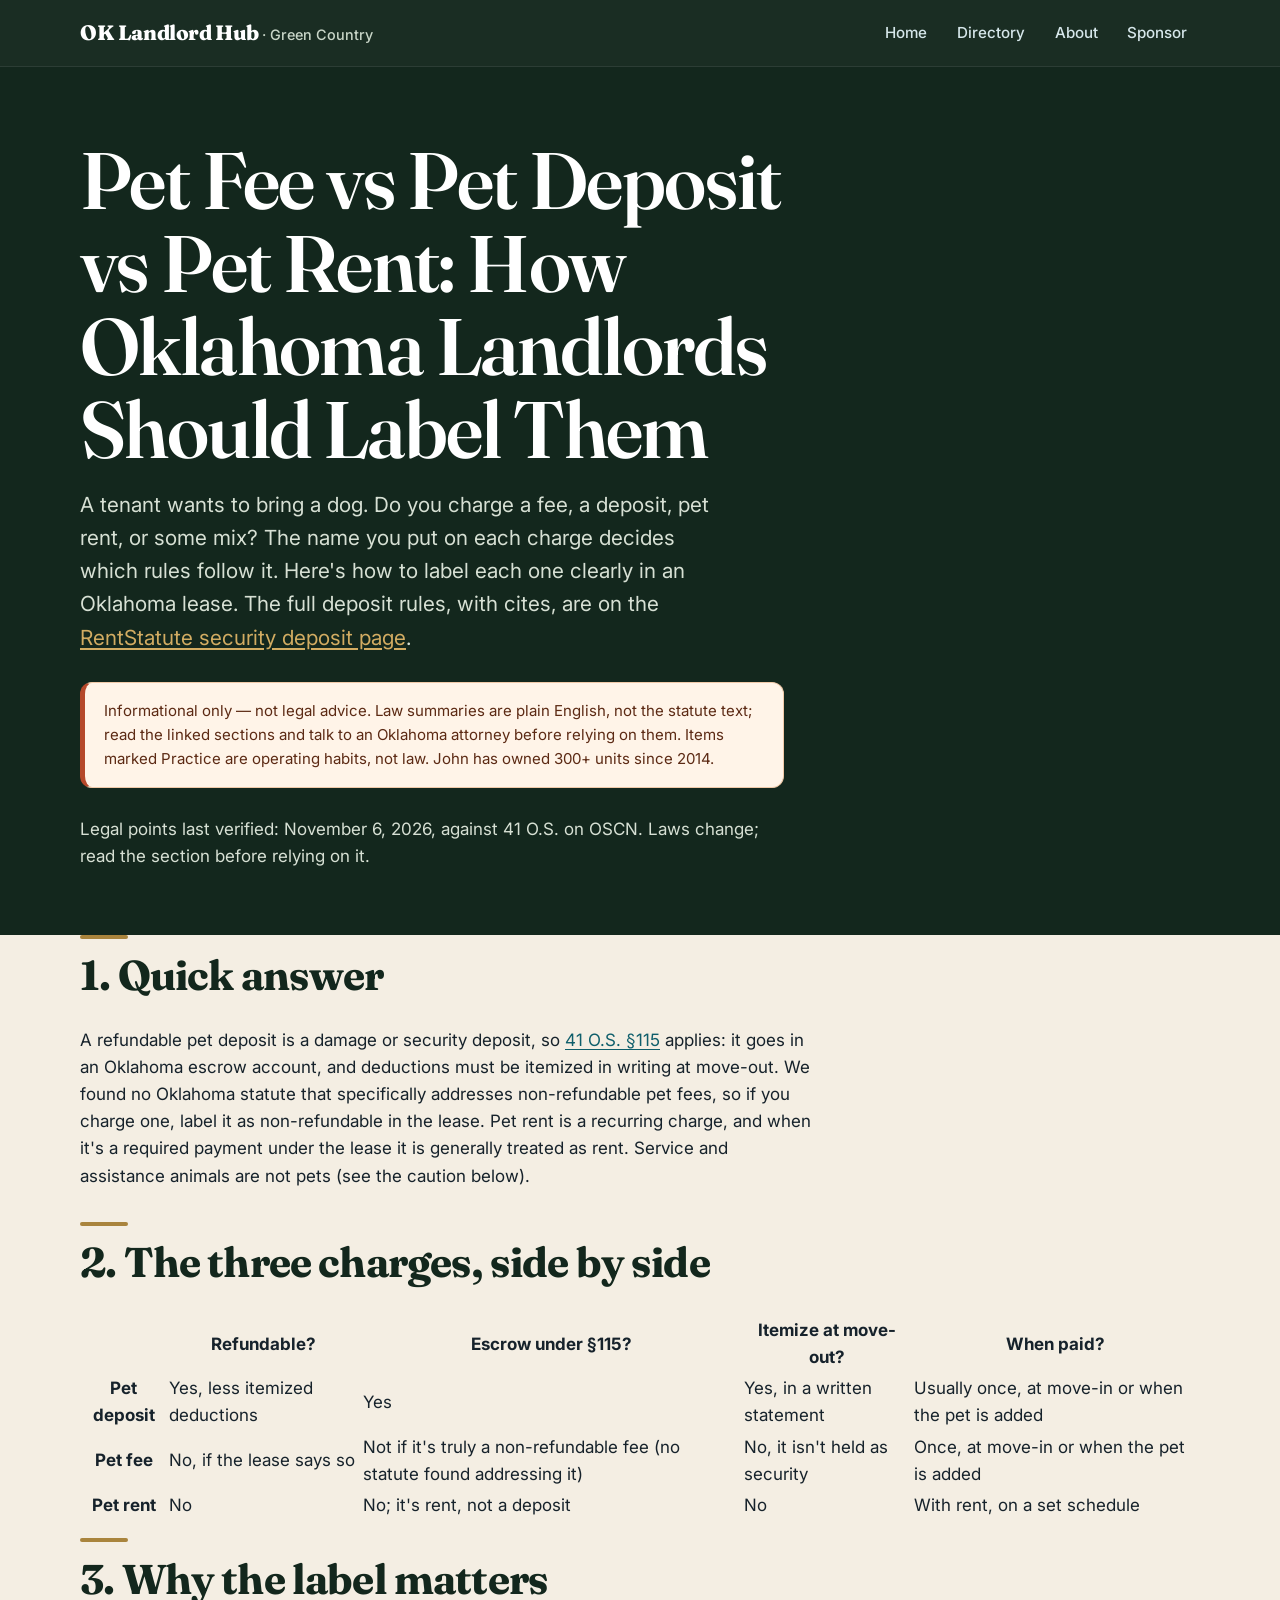
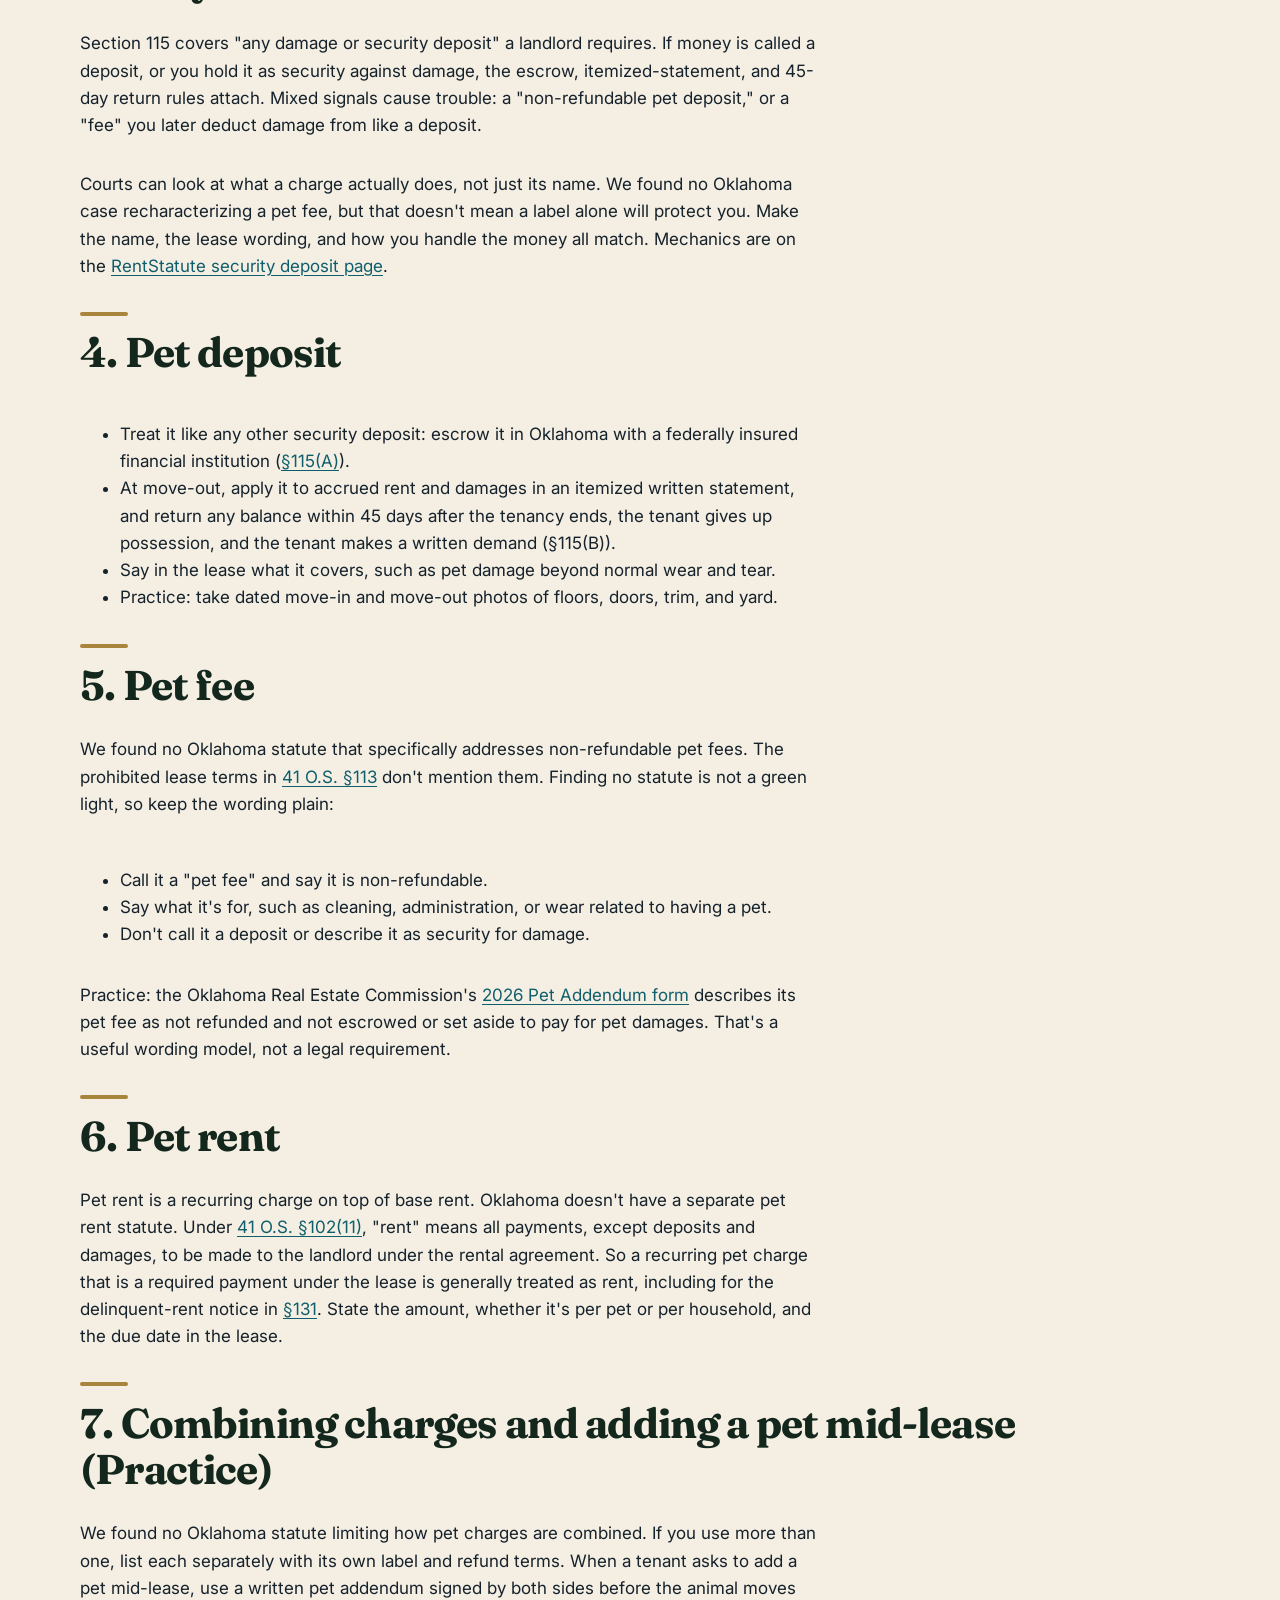
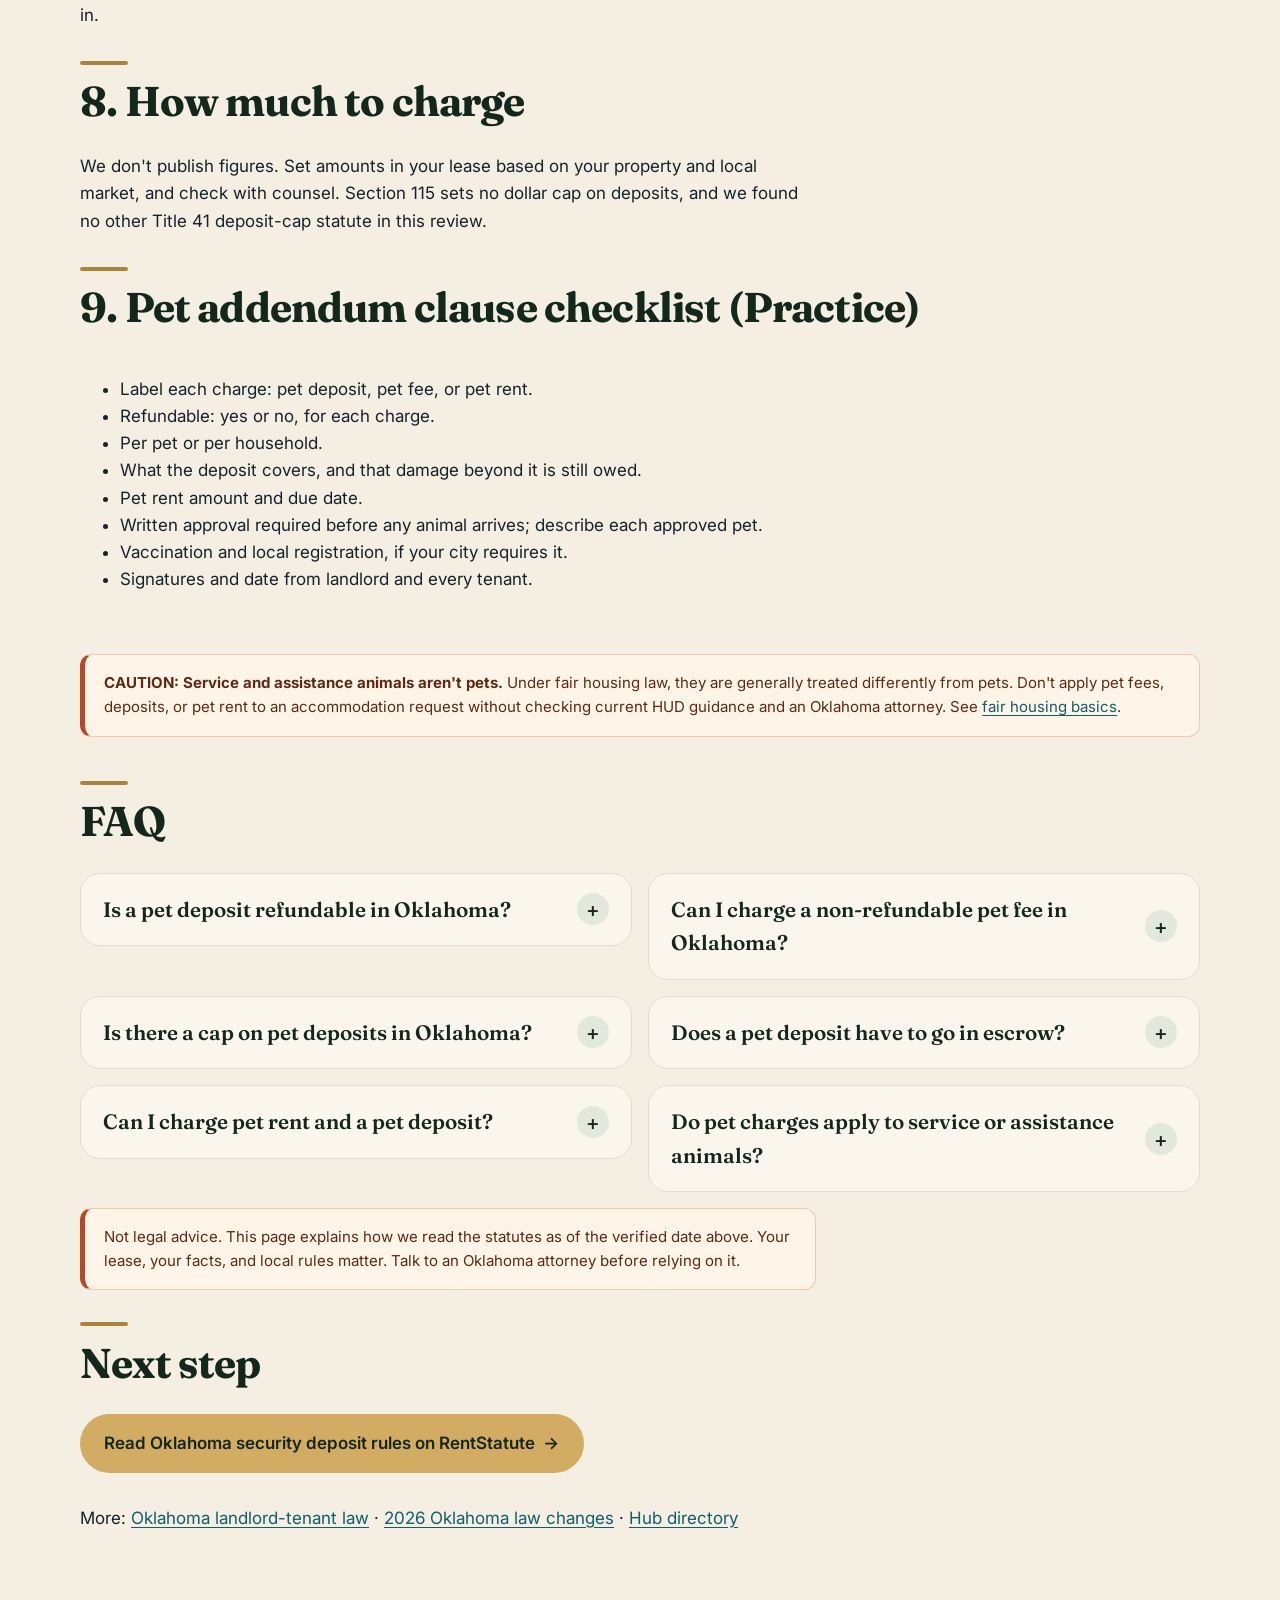
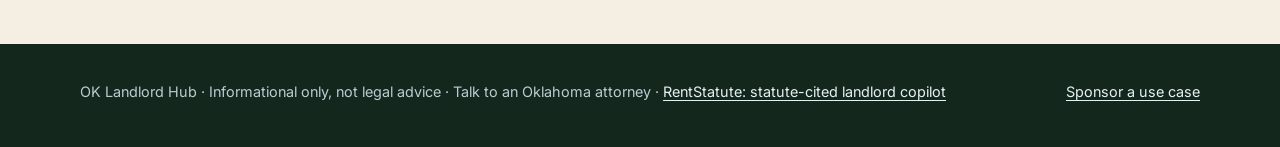
<file: pet-fee-deposit-rent.html>
<!DOCTYPE html>
<html lang="en">
<head>
  <meta charset="utf-8">
  <meta name="viewport" content="width=device-width, initial-scale=1">
  <title>Pet Fee vs Pet Deposit vs Pet Rent: Oklahoma Landlord Guide — OK Landlord Hub</title>
  <meta name="description" content="Refundable or not? How Oklahoma landlords can label a pet fee, pet deposit, and pet rent so each matches deposit rules in 41 O.S. §115. Lease checklist inside.">
  <link rel="preconnect" href="https://fonts.googleapis.com">
  <link rel="preconnect" href="https://fonts.gstatic.com" crossorigin>
  <link rel="stylesheet" href="https://fonts.googleapis.com/css2?family=Fraunces:opsz,wght@9..144,600;9..144,700;9..144,800&family=Inter:wght@400;500;600&display=swap">
  <link rel="stylesheet" href="styles.css">
  <script src="reveal.js"></script>
  <link rel="canonical" href="https://5dogsproperties.github.io/ok-landlord-hub/pet-fee-deposit-rent.html">
  <meta property="og:type" content="article">
  <meta property="og:site_name" content="OK Landlord Hub">
  <meta property="og:title" content="Pet Fee vs Pet Deposit vs Pet Rent: Oklahoma Landlord Guide — OK Landlord Hub">
  <meta property="og:description" content="Refundable or not? How Oklahoma landlords can label a pet fee, pet deposit, and pet rent so each matches deposit rules in 41 O.S. §115. Lease checklist inside.">
  <meta property="og:url" content="https://5dogsproperties.github.io/ok-landlord-hub/pet-fee-deposit-rent.html">
  <meta name="twitter:card" content="summary">
  <script type="application/ld+json">{"@context": "https://schema.org", "@graph": [{"@type": "Article", "headline": "Pet Fee vs Pet Deposit vs Pet Rent: How Oklahoma Landlords Should Label Them", "description": "Refundable or not? How Oklahoma landlords can label a pet fee, pet deposit, and pet rent so each matches deposit rules in 41 O.S. §115. Lease checklist inside.", "url": "https://5dogsproperties.github.io/ok-landlord-hub/pet-fee-deposit-rent.html", "mainEntityOfPage": "https://5dogsproperties.github.io/ok-landlord-hub/pet-fee-deposit-rent.html", "datePublished": "2026-11-06", "dateModified": "2026-11-06", "author": {"@type": "Organization", "name": "5 Dogs Properties"}, "publisher": {"@type": "Organization", "name": "5 Dogs Properties", "url": "https://5dogsproperties.github.io/ok-landlord-hub/"}, "isPartOf": {"@type": "WebSite", "name": "OK Landlord Hub", "url": "https://5dogsproperties.github.io/ok-landlord-hub/"}}, {"@type": "FAQPage", "mainEntity": [{"@type": "Question", "name": "Is a pet deposit refundable in Oklahoma?", "acceptedAnswer": {"@type": "Answer", "text": "A refundable pet deposit is a damage or security deposit, so 41 O.S. §115 applies: escrow in Oklahoma, itemized written deductions, and return of any balance within 45 days after the tenancy ends, the tenant gives up possession, and the tenant makes a written demand."}}, {"@type": "Question", "name": "Can I charge a non-refundable pet fee in Oklahoma?", "acceptedAnswer": {"@type": "Answer", "text": "We found no Oklahoma statute that specifically addresses non-refundable pet fees. That is not the same as a statute allowing them. If you charge one, label it clearly as non-refundable in the lease, say what it covers, and don't hold it as security. Ask an Oklahoma attorney about your wording."}}, {"@type": "Question", "name": "Is there a cap on pet deposits in Oklahoma?", "acceptedAnswer": {"@type": "Answer", "text": "Section 115 sets no dollar cap, and we found no other Title 41 deposit-cap statute in this review. Laws change; check the current statute and local rules."}}, {"@type": "Question", "name": "Does a pet deposit have to go in escrow?", "acceptedAnswer": {"@type": "Answer", "text": "Yes, if it is a damage or security deposit. 41 O.S. §115(A) says any damage or security deposit must be kept in an escrow account in Oklahoma with a federally insured financial institution."}}, {"@type": "Question", "name": "Can I charge pet rent and a pet deposit?", "acceptedAnswer": {"@type": "Answer", "text": "We found no Oklahoma statute that limits combining pet charges. Each one should be labeled separately in the lease, and the deposit part still follows §115."}}]}]}</script>
</head>
<body>
  <header class="site-header">
    <div class="wrap">
      <a class="logo" href="index.html">OK Landlord Hub <span>· Green Country</span></a>
      <nav aria-label="Main">
        <ul class="nav">
          <li><a href="index.html">Home</a></li>
          <li><a href="directory.html">Directory</a></li>
          <li><a href="about.html">About</a></li>
          <li><a href="sponsorship.html">Sponsor</a></li>
        </ul>
      </nav>
    </div>
  </header>

  <main>
    <section class="hero">
      <div class="wrap">
        <h1>Pet Fee vs Pet Deposit vs Pet Rent: How Oklahoma Landlords Should Label Them</h1>
        <p class="lede">A tenant wants to bring a dog. Do you charge a fee, a deposit, pet rent, or some mix? The name you put on each charge decides which rules follow it. Here's how to label each one clearly in an Oklahoma lease. The full deposit rules, with cites, are on the <a href="https://rentstatute.com/oklahoma/security-deposit/">RentStatute security deposit page</a>.</p>
        <p class="notice" role="note">Informational only — not legal advice. Law summaries are plain English, not the statute text; read the linked sections and talk to an Oklahoma attorney before relying on them. Items marked Practice are operating habits, not law. John has owned 300+ units since 2014.</p>
        <p class="muted">Legal points last verified: November 6, 2026, against 41 O.S. on OSCN. Laws change; read the section before relying on it.</p>
      </div>
    </section>

    <section class="section" style="padding-top:0">
      <div class="wrap">
        <h2>1. Quick answer</h2>
        <p>A refundable pet deposit is a damage or security deposit, so <a href="https://www.oscn.net/applications/oscn/DeliverDocument.asp?CiteID=71764">41 O.S. §115</a> applies: it goes in an Oklahoma escrow account, and deductions must be itemized in writing at move-out. We found no Oklahoma statute that specifically addresses non-refundable pet fees, so if you charge one, label it as non-refundable in the lease. Pet rent is a recurring charge, and when it's a required payment under the lease it is generally treated as rent. Service and assistance animals are not pets (see the caution below).</p>

        <h2>2. The three charges, side by side</h2>
        <table>
          <thead><tr><th></th><th>Refundable?</th><th>Escrow under §115?</th><th>Itemize at move-out?</th><th>When paid?</th></tr></thead>
          <tbody>
            <tr><th>Pet deposit</th><td>Yes, less itemized deductions</td><td>Yes</td><td>Yes, in a written statement</td><td>Usually once, at move-in or when the pet is added</td></tr>
            <tr><th>Pet fee</th><td>No, if the lease says so</td><td>Not if it's truly a non-refundable fee (no statute found addressing it)</td><td>No, it isn't held as security</td><td>Once, at move-in or when the pet is added</td></tr>
            <tr><th>Pet rent</th><td>No</td><td>No; it's rent, not a deposit</td><td>No</td><td>With rent, on a set schedule</td></tr>
          </tbody>
        </table>

        <h2>3. Why the label matters</h2>
        <p>Section 115 covers "any damage or security deposit" a landlord requires. If money is called a deposit, or you hold it as security against damage, the escrow, itemized-statement, and 45-day return rules attach. Mixed signals cause trouble: a "non-refundable pet deposit," or a "fee" you later deduct damage from like a deposit.</p>
        <p>Courts can look at what a charge actually does, not just its name. We found no Oklahoma case recharacterizing a pet fee, but that doesn't mean a label alone will protect you. Make the name, the lease wording, and how you handle the money all match. Mechanics are on the <a href="https://rentstatute.com/oklahoma/security-deposit/">RentStatute security deposit page</a>.</p>

        <h2>4. Pet deposit</h2>
        <ul>
          <li>Treat it like any other security deposit: escrow it in Oklahoma with a federally insured financial institution (<a href="https://www.oscn.net/applications/oscn/DeliverDocument.asp?CiteID=71764">§115(A)</a>).</li>
          <li>At move-out, apply it to accrued rent and damages in an itemized written statement, and return any balance within 45 days after the tenancy ends, the tenant gives up possession, and the tenant makes a written demand (§115(B)).</li>
          <li>Say in the lease what it covers, such as pet damage beyond normal wear and tear.</li>
          <li>Practice: take dated move-in and move-out photos of floors, doors, trim, and yard.</li>
        </ul>

        <h2>5. Pet fee</h2>
        <p>We found no Oklahoma statute that specifically addresses non-refundable pet fees. The prohibited lease terms in <a href="https://www.oscn.net/applications/oscn/DeliverDocument.asp?CiteID=71760">41 O.S. §113</a> don't mention them. Finding no statute is not a green light, so keep the wording plain:</p>
        <ul>
          <li>Call it a "pet fee" and say it is non-refundable.</li>
          <li>Say what it's for, such as cleaning, administration, or wear related to having a pet.</li>
          <li>Don't call it a deposit or describe it as security for damage.</li>
        </ul>
        <p>Practice: the Oklahoma Real Estate Commission's <a href="https://oklahoma.gov/content/dam/ok/en/orec/documents/contracts-and-forms-page/2026-contract-forms/2026%20Pet%20Addendum.pdf">2026 Pet Addendum form</a> describes its pet fee as not refunded and not escrowed or set aside to pay for pet damages. That's a useful wording model, not a legal requirement.</p>

        <h2>6. Pet rent</h2>
        <p>Pet rent is a recurring charge on top of base rent. Oklahoma doesn't have a separate pet rent statute. Under <a href="https://www.oscn.net/applications/oscn/DeliverDocument.asp?CiteID=71749">41 O.S. §102(11)</a>, "rent" means all payments, except deposits and damages, to be made to the landlord under the rental agreement. So a recurring pet charge that is a required payment under the lease is generally treated as rent, including for the delinquent-rent notice in <a href="https://www.oscn.net/applications/oscn/DeliverDocument.asp?CiteID=71780">§131</a>. State the amount, whether it's per pet or per household, and the due date in the lease.</p>

        <h2>7. Combining charges and adding a pet mid-lease (Practice)</h2>
        <p>We found no Oklahoma statute limiting how pet charges are combined. If you use more than one, list each separately with its own label and refund terms. When a tenant asks to add a pet mid-lease, use a written pet addendum signed by both sides before the animal moves in.</p>

        <h2>8. How much to charge</h2>
        <p>We don't publish figures. Set amounts in your lease based on your property and local market, and check with counsel. Section 115 sets no dollar cap on deposits, and we found no other Title 41 deposit-cap statute in this review.</p>

        <h2>9. Pet addendum clause checklist (Practice)</h2>
        <ul>
          <li>Label each charge: pet deposit, pet fee, or pet rent.</li>
          <li>Refundable: yes or no, for each charge.</li>
          <li>Per pet or per household.</li>
          <li>What the deposit covers, and that damage beyond it is still owed.</li>
          <li>Pet rent amount and due date.</li>
          <li>Written approval required before any animal arrives; describe each approved pet.</li>
          <li>Vaccination and local registration, if your city requires it.</li>
          <li>Signatures and date from landlord and every tenant.</li>
        </ul>

        <div class="notice" role="note"><strong>CAUTION: Service and assistance animals aren't pets.</strong> Under fair housing law, they are generally treated differently from pets. Don't apply pet fees, deposits, or pet rent to an accommodation request without checking current HUD guidance and an Oklahoma attorney. See <a href="fair-housing-families.html">fair housing basics</a>.</div>

        <h2>FAQ</h2>
        <details class="usecase"><summary>Is a pet deposit refundable in Oklahoma?</summary><div class="usecase-body"><p>A refundable pet deposit is a damage or security deposit, so 41 O.S. §115 applies: escrow in Oklahoma, itemized written deductions, and return of any balance within 45 days after the tenancy ends, the tenant gives up possession, and the tenant makes a written demand. See the <a href="https://rentstatute.com/oklahoma/security-deposit/">RentStatute security deposit page</a>.</p></div></details>
        <details class="usecase"><summary>Can I charge a non-refundable pet fee in Oklahoma?</summary><div class="usecase-body"><p>We found no Oklahoma statute that specifically addresses non-refundable pet fees. That is not the same as a statute allowing them. If you charge one, label it clearly as non-refundable in the lease, say what it covers, and don't hold it as security. Ask an Oklahoma attorney about your wording.</p></div></details>
        <details class="usecase"><summary>Is there a cap on pet deposits in Oklahoma?</summary><div class="usecase-body"><p>Section 115 sets no dollar cap, and we found no other Title 41 deposit-cap statute in this review. Laws change; check the current statute and local rules.</p></div></details>
        <details class="usecase"><summary>Does a pet deposit have to go in escrow?</summary><div class="usecase-body"><p>Yes, if it is a damage or security deposit. <a href="https://www.oscn.net/applications/oscn/DeliverDocument.asp?CiteID=71764">41 O.S. §115(A)</a> says any damage or security deposit must be kept in an escrow account in Oklahoma with a federally insured financial institution.</p></div></details>
        <details class="usecase"><summary>Can I charge pet rent and a pet deposit?</summary><div class="usecase-body"><p>We found no Oklahoma statute that limits combining pet charges. Each one should be labeled separately in the lease, and the deposit part still follows §115.</p></div></details>
        <details class="usecase"><summary>Do pet charges apply to service or assistance animals?</summary><div class="usecase-body"><p>Don't assume so. See the caution box above, check current HUD guidance, and talk to an Oklahoma attorney before handling an accommodation request.</p></div></details>

        <p class="notice" role="note">Not legal advice. This page explains how we read the statutes as of the verified date above. Your lease, your facts, and local rules matter. Talk to an Oklahoma attorney before relying on it.</p>

        <h2>Next step</h2>
        <p><a class="btn" href="https://rentstatute.com/oklahoma/security-deposit/">Read Oklahoma security deposit rules on RentStatute</a></p>
        <p>More: <a href="https://rentstatute.com/oklahoma/">Oklahoma landlord-tenant law</a> · <a href="https://rentstatute.com/oklahoma/landlord-tenant-law-2026/">2026 Oklahoma law changes</a> · <a href="directory.html">Hub directory</a></p>
      </div>
    </section>
  </main>

  <footer class="site-footer">
    <div class="wrap">
      <span>OK Landlord Hub · Informational only, not legal advice · Talk to an Oklahoma attorney · <a href="https://rentstatute.com/">RentStatute: statute-cited landlord copilot</a></span>
      <span><a href="sponsorship.html">Sponsor a use case</a></span>
    </div>
  </footer>
<script data-goatcounter="https://5dogsproperties.goatcounter.com/count" async src="//gc.zgo.at/count.js"></script>
</body>
</html>
</file>
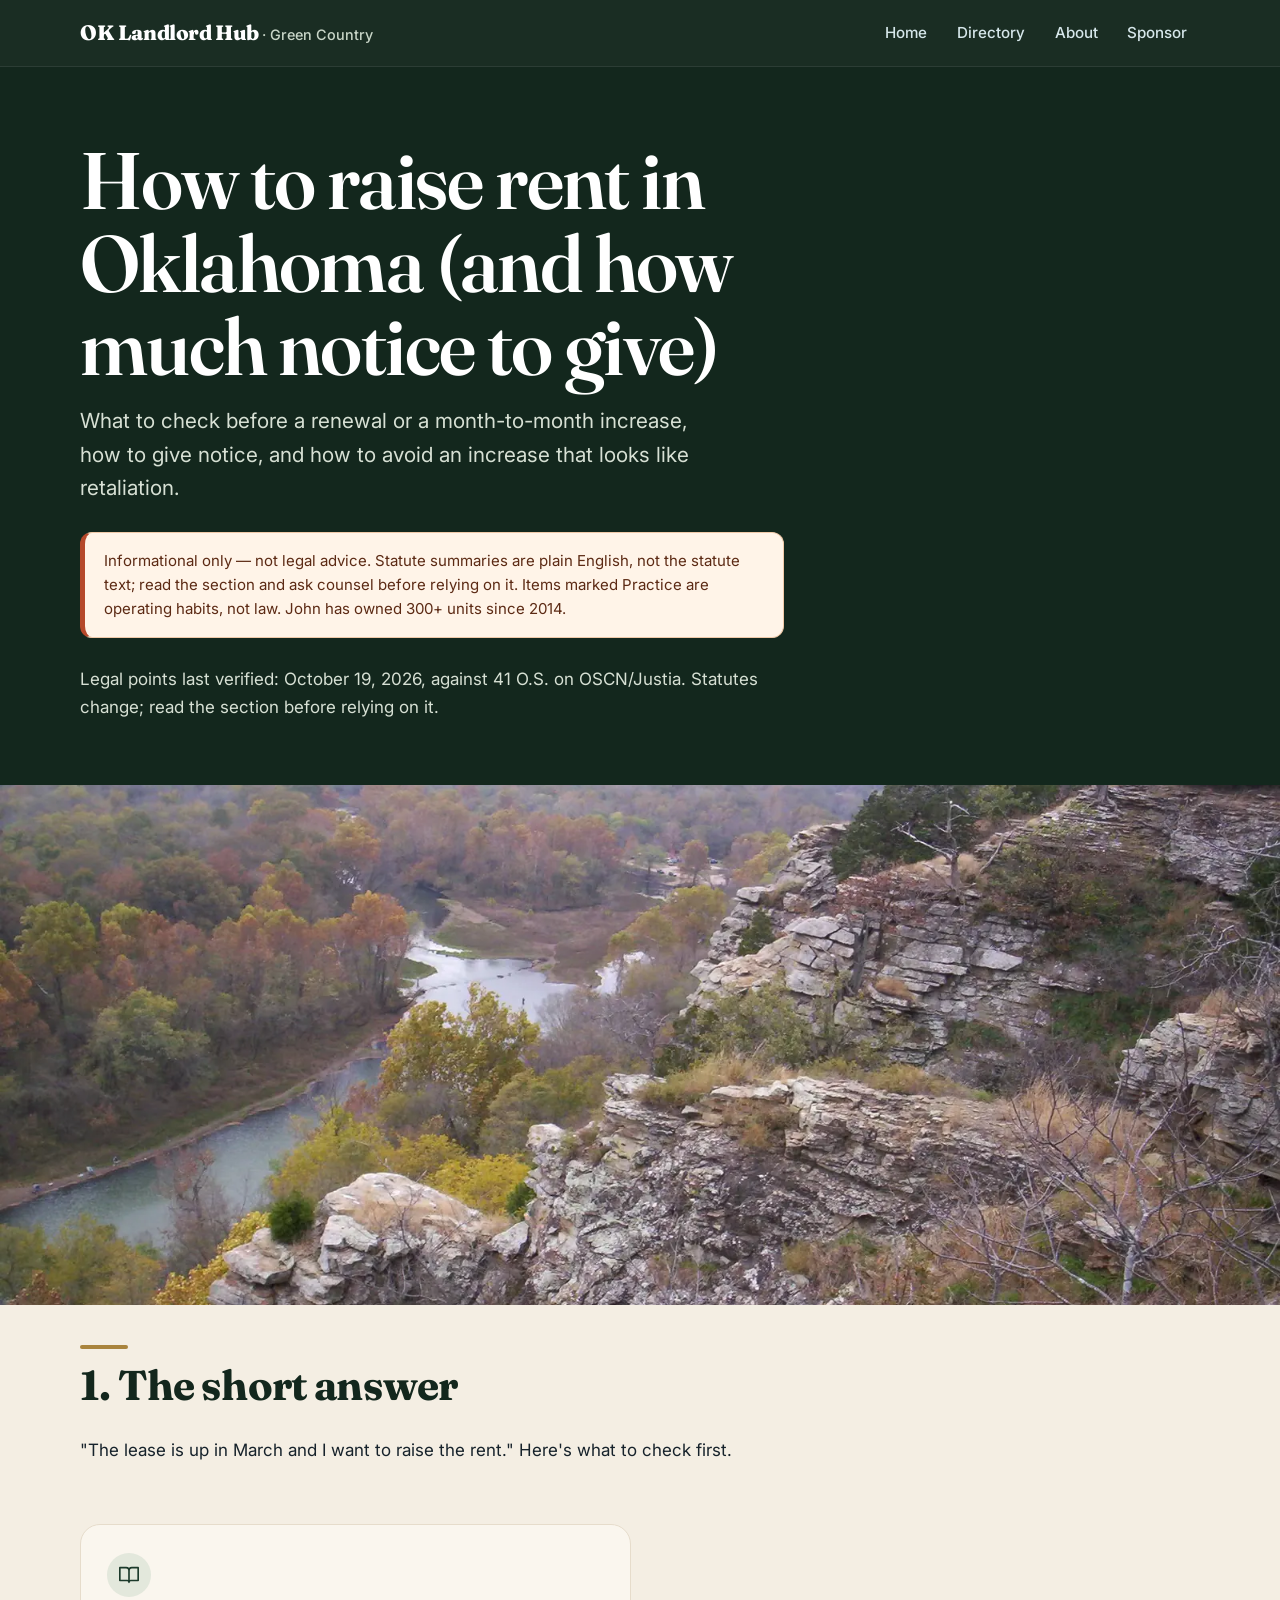
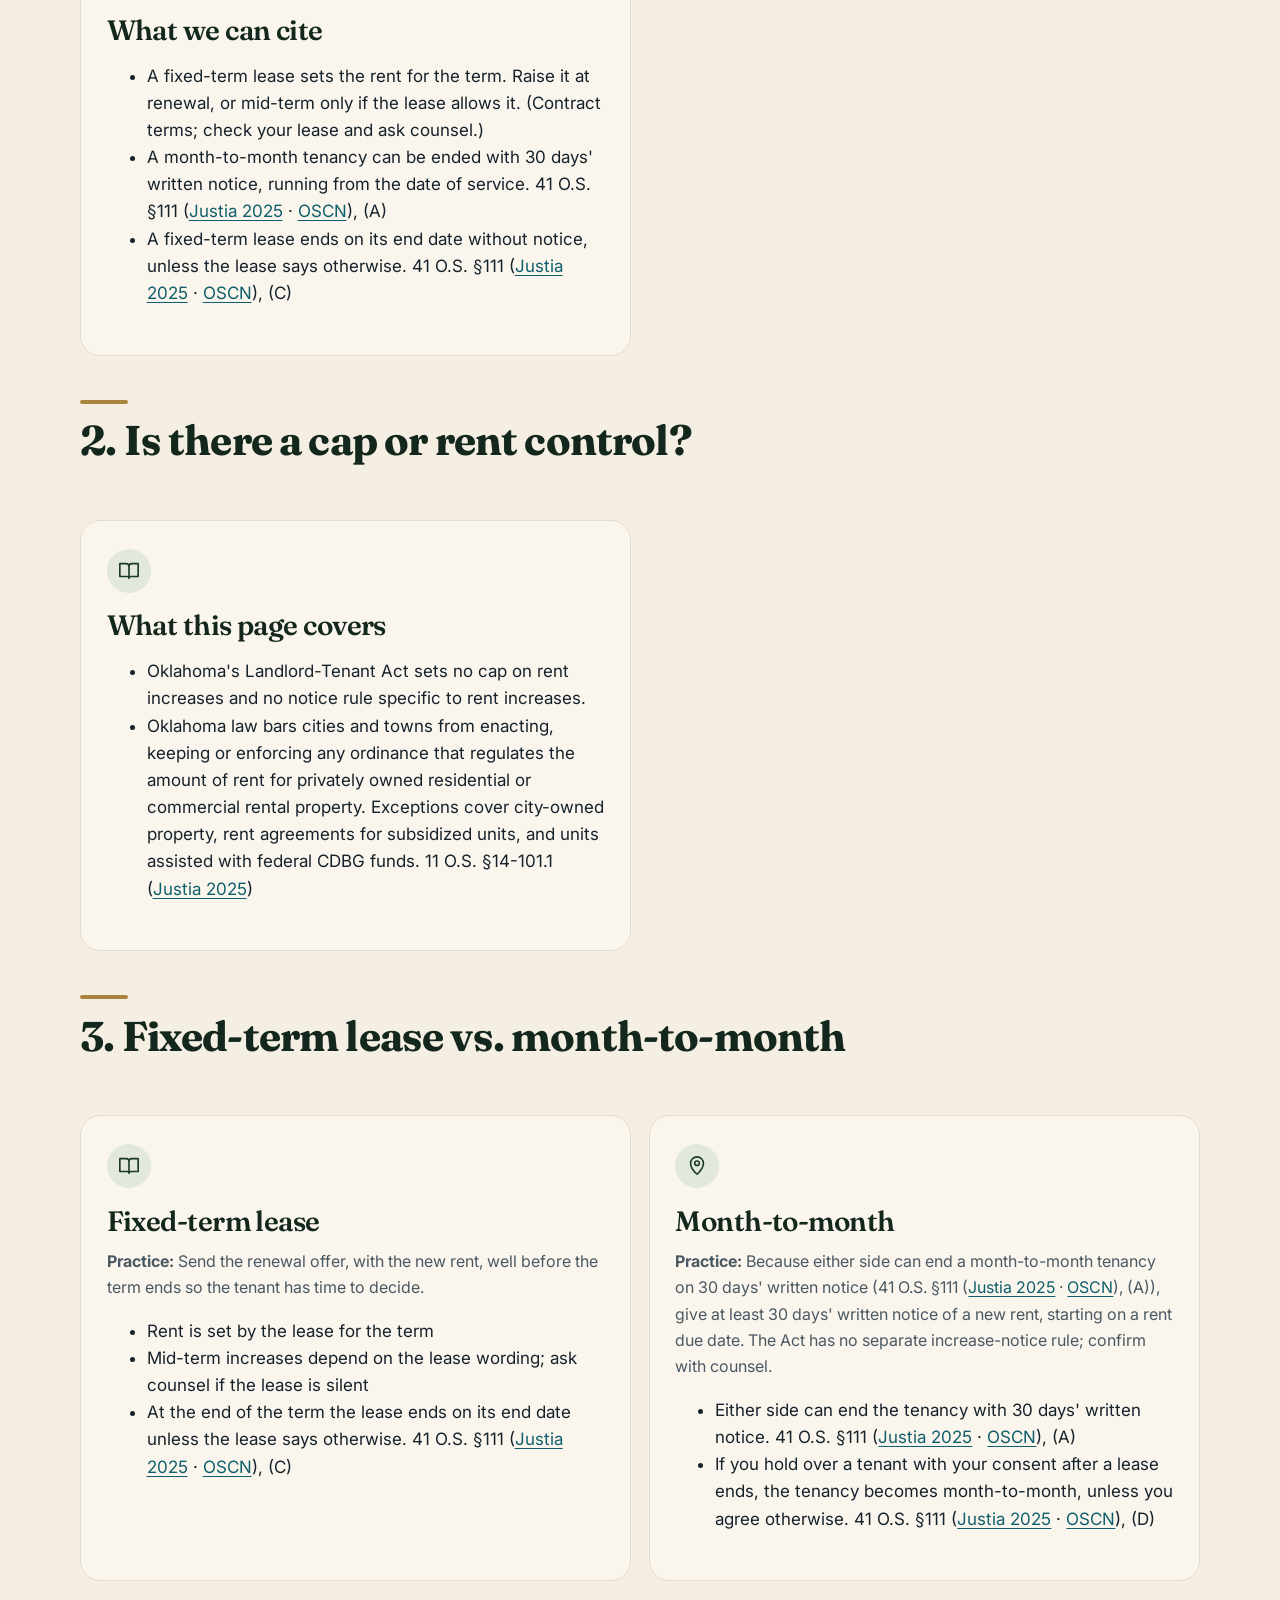
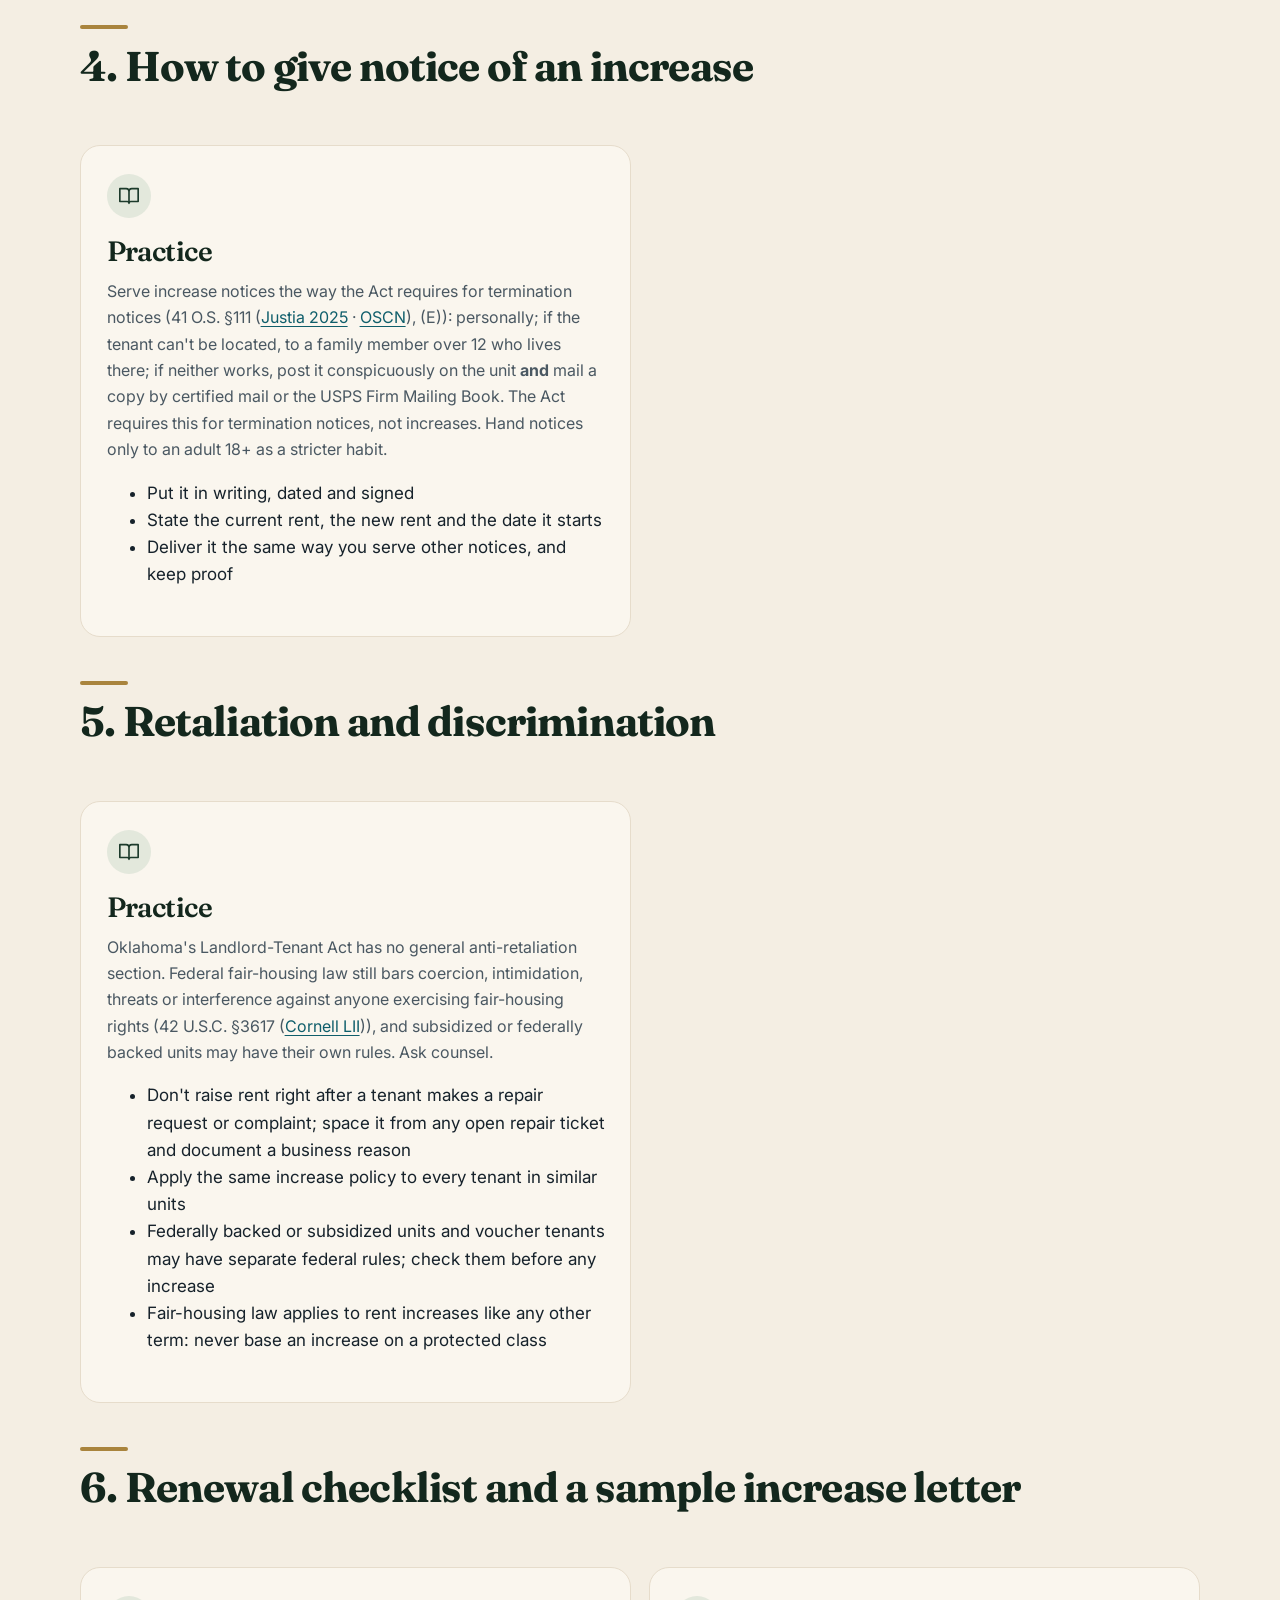
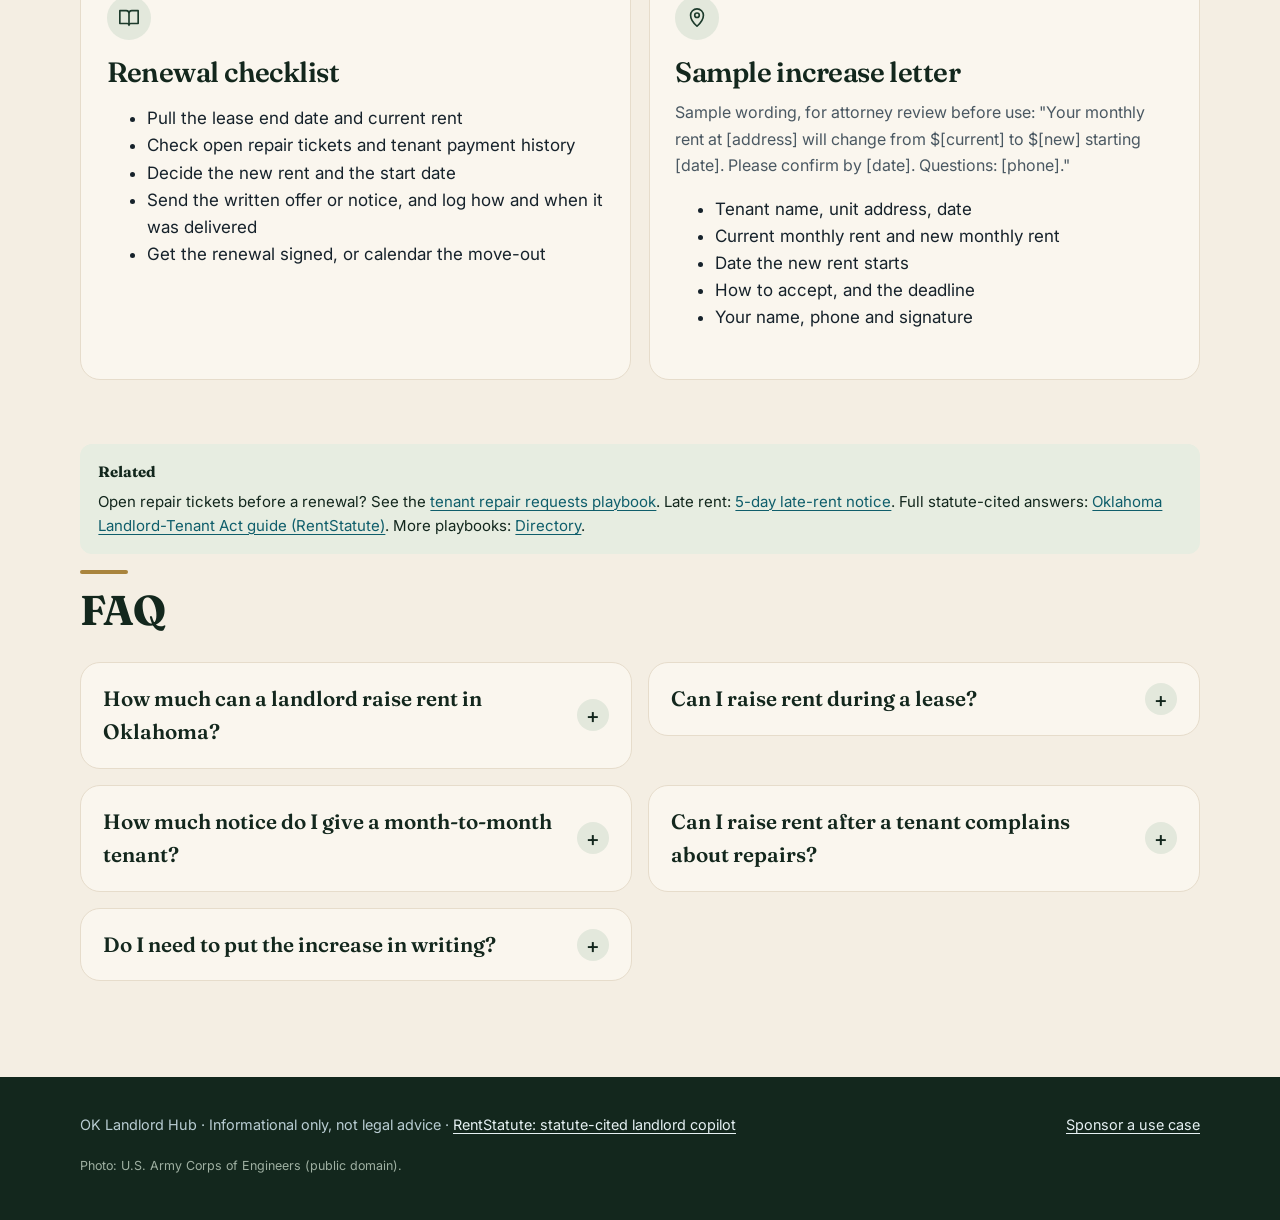
<file: rent-increase.html>
<!DOCTYPE html>
<html lang="en">
<head>
  <meta charset="utf-8">
  <meta name="viewport" content="width=device-width, initial-scale=1">
  <title>Raising Rent in Oklahoma: Limits, Notice, Steps — OK Landlord Hub</title>
  <meta name="description" content="Can you raise rent in Oklahoma, by how much, and with what notice? Plain-English answer with the law cited, plus a renewal checklist and sample letter.">
  <link rel="preconnect" href="https://fonts.googleapis.com">
  <link rel="preconnect" href="https://fonts.gstatic.com" crossorigin>
  <link rel="stylesheet" href="https://fonts.googleapis.com/css2?family=Fraunces:opsz,wght@9..144,600;9..144,700;9..144,800&family=Inter:wght@400;500;600&display=swap">
  <link rel="stylesheet" href="styles.css">
  <script src="reveal.js"></script>
  <link rel="canonical" href="https://5dogsproperties.github.io/ok-landlord-hub/rent-increase.html">
  <meta property="og:type" content="article">
  <meta property="og:site_name" content="OK Landlord Hub">
  <meta property="og:title" content="Raising Rent in Oklahoma: Limits, Notice, Steps — OK Landlord Hub">
  <meta property="og:description" content="Can you raise rent in Oklahoma, by how much, and with what notice? Plain-English answer with the law cited, plus a renewal checklist and sample letter.">
  <meta property="og:url" content="https://5dogsproperties.github.io/ok-landlord-hub/rent-increase.html">
  <meta name="twitter:card" content="summary">
  <script type="application/ld+json">{"@context": "https://schema.org", "@graph": [{"@type": "Article", "headline": "How to raise rent in Oklahoma (and how much notice to give)", "description": "Can you raise rent in Oklahoma, by how much, and with what notice? Plain-English answer with the law cited, plus a renewal checklist and sample letter.", "url": "https://5dogsproperties.github.io/ok-landlord-hub/rent-increase.html", "mainEntityOfPage": "https://5dogsproperties.github.io/ok-landlord-hub/rent-increase.html", "datePublished": "2026-10-21", "dateModified": "2026-10-21", "author": {"@type": "Organization", "name": "5 Dogs Properties"}, "publisher": {"@type": "Organization", "name": "5 Dogs Properties", "url": "https://5dogsproperties.github.io/ok-landlord-hub/"}, "isPartOf": {"@type": "WebSite", "name": "OK Landlord Hub", "url": "https://5dogsproperties.github.io/ok-landlord-hub/"}}, {"@type": "FAQPage", "mainEntity": [{"@type": "Question", "name": "How much can a landlord raise rent in Oklahoma?", "acceptedAnswer": {"@type": "Answer", "text": "Oklahoma sets no cap: the Landlord-Tenant Act has no limit on increases, and Oklahoma cities can't cap private rents (11 O.S. §14-101.1); federal program rules may still apply. Check your lease and ask counsel."}}, {"@type": "Question", "name": "Can I raise rent during a lease?", "acceptedAnswer": {"@type": "Answer", "text": "A fixed-term lease sets the rent for the term. A mid-term increase depends on what the lease says; ask counsel if it's silent."}}, {"@type": "Question", "name": "How much notice do I give a month-to-month tenant?", "acceptedAnswer": {"@type": "Answer", "text": "Oklahoma requires 30 days' written notice to end a month-to-month tenancy (41 O.S. §111). The Act doesn't set a separate rule for increases, so a common practice is at least 30 days' written notice, starting on a rent due date. Confirm with counsel."}}, {"@type": "Question", "name": "Can I raise rent after a tenant complains about repairs?", "acceptedAnswer": {"@type": "Answer", "text": "Oklahoma's Landlord-Tenant Act has no general anti-retaliation section, but federal fair-housing law bars coercion, intimidation, threats or interference against anyone exercising fair-housing rights (42 U.S.C. §3617). Ask counsel. As a practice, keep increases separate from open repair tickets and document the business reason."}}, {"@type": "Question", "name": "Do I need to put the increase in writing?", "acceptedAnswer": {"@type": "Answer", "text": "Put it in writing, dated, with the old rent, new rent and start date, and keep proof of delivery."}}]}]}</script>
</head>
<body>
  <header class="site-header">
    <div class="wrap">
      <a class="logo" href="index.html">OK Landlord Hub <span>· Green Country</span></a>
      <nav aria-label="Main">
        <ul class="nav">
          <li><a href="index.html">Home</a></li>
          <li><a href="directory.html">Directory</a></li>
          <li><a href="about.html">About</a></li>
          <li><a href="sponsorship.html">Sponsor</a></li>
        </ul>
      </nav>
    </div>
  </header>

  <main>
    <section class="hero">
      <div class="wrap">
        <h1>How to raise rent in Oklahoma (and how much notice to give)</h1>
        <p class="lede">What to check before a renewal or a month-to-month increase, how to give notice, and how to avoid an increase that looks like retaliation.</p>
        <p class="notice" role="note">Informational only — not legal advice. Statute summaries are plain English, not the statute text; read the section and ask counsel before relying on it. Items marked Practice are operating habits, not law. John has owned 300+ units since 2014.</p>
        <p class="muted">Legal points last verified: October 19, 2026, against 41 O.S. on OSCN/Justia. Statutes change; read the section before relying on it.</p>
      </div>
    </section>

    <figure class="photo-band" aria-hidden="true"><img src="img/illinois-river-tenkiller-bluffs.webp" alt="" fetchpriority="high" decoding="async"></figure>

    <section class="section" style="padding-top:0">
      <div class="wrap">
        <h2>1. The short answer</h2>
        <p>"The lease is up in March and I want to raise the rent." Here's what to check first.</p>
        <div class="card-grid">
          <div class="card">
            <h3>What we can cite</h3>
            <ul>
              <li>A fixed-term lease sets the rent for the term. Raise it at renewal, or mid-term only if the lease allows it. (Contract terms; check your lease and ask counsel.)</li>
              <li>A month-to-month tenancy can be ended with 30 days' written notice, running from the date of service. 41 O.S. §111 (<a href="https://law.justia.com/codes/oklahoma/title-41/section-41-111/">Justia 2025</a> · <a href="https://www.oscn.net/applications/oscn/DeliverDocument.asp?CiteID=71758">OSCN</a>), (A)</li>
              <li>A fixed-term lease ends on its end date without notice, unless the lease says otherwise. 41 O.S. §111 (<a href="https://law.justia.com/codes/oklahoma/title-41/section-41-111/">Justia 2025</a> · <a href="https://www.oscn.net/applications/oscn/DeliverDocument.asp?CiteID=71758">OSCN</a>), (C)</li>
            </ul>
          </div>
        </div>

        <h2>2. Is there a cap or rent control?</h2>
        <div class="card-grid">
          <div class="card">
            <h3>What this page covers</h3>
            <ul>
              <li>Oklahoma's Landlord-Tenant Act sets no cap on rent increases and no notice rule specific to rent increases.</li>
              <li>Oklahoma law bars cities and towns from enacting, keeping or enforcing any ordinance that regulates the amount of rent for privately owned residential or commercial rental property. Exceptions cover city-owned property, rent agreements for subsidized units, and units assisted with federal CDBG funds. 11 O.S. §14-101.1 (<a href="https://law.justia.com/codes/oklahoma/title-11/section-11-14-101-1/">Justia 2025</a>)</li>
            </ul>
          </div>
        </div>

        <h2>3. Fixed-term lease vs. month-to-month</h2>
        <div class="card-grid">
          <div class="card">
            <h3>Fixed-term lease</h3>
            <p><strong>Practice:</strong> Send the renewal offer, with the new rent, well before the term ends so the tenant has time to decide.</p>
            <ul>
              <li>Rent is set by the lease for the term</li>
              <li>Mid-term increases depend on the lease wording; ask counsel if the lease is silent</li>
              <li>At the end of the term the lease ends on its end date unless the lease says otherwise. 41 O.S. §111 (<a href="https://law.justia.com/codes/oklahoma/title-41/section-41-111/">Justia 2025</a> · <a href="https://www.oscn.net/applications/oscn/DeliverDocument.asp?CiteID=71758">OSCN</a>), (C)</li>
            </ul>
          </div>
          <div class="card">
            <h3>Month-to-month</h3>
            <p><strong>Practice:</strong> Because either side can end a month-to-month tenancy on 30 days' written notice (41 O.S. §111 (<a href="https://law.justia.com/codes/oklahoma/title-41/section-41-111/">Justia 2025</a> · <a href="https://www.oscn.net/applications/oscn/DeliverDocument.asp?CiteID=71758">OSCN</a>), (A)), give at least 30 days' written notice of a new rent, starting on a rent due date. The Act has no separate increase-notice rule; confirm with counsel.</p>
            <ul>
              <li>Either side can end the tenancy with 30 days' written notice. 41 O.S. §111 (<a href="https://law.justia.com/codes/oklahoma/title-41/section-41-111/">Justia 2025</a> · <a href="https://www.oscn.net/applications/oscn/DeliverDocument.asp?CiteID=71758">OSCN</a>), (A)</li>
              <li>If you hold over a tenant with your consent after a lease ends, the tenancy becomes month-to-month, unless you agree otherwise. 41 O.S. §111 (<a href="https://law.justia.com/codes/oklahoma/title-41/section-41-111/">Justia 2025</a> · <a href="https://www.oscn.net/applications/oscn/DeliverDocument.asp?CiteID=71758">OSCN</a>), (D)</li>
            </ul>
          </div>
        </div>

        <h2>4. How to give notice of an increase</h2>
        <div class="card-grid">
          <div class="card">
            <h3>Practice</h3>
            <p>Serve increase notices the way the Act requires for termination notices (41 O.S. §111 (<a href="https://law.justia.com/codes/oklahoma/title-41/section-41-111/">Justia 2025</a> · <a href="https://www.oscn.net/applications/oscn/DeliverDocument.asp?CiteID=71758">OSCN</a>), (E)): personally; if the tenant can't be located, to a family member over 12 who lives there; if neither works, post it conspicuously on the unit <strong>and</strong> mail a copy by certified mail or the USPS Firm Mailing Book. The Act requires this for termination notices, not increases. Hand notices only to an adult 18+ as a stricter habit.</p>
            <ul>
              <li>Put it in writing, dated and signed</li>
              <li>State the current rent, the new rent and the date it starts</li>
              <li>Deliver it the same way you serve other notices, and keep proof</li>
            </ul>
          </div>
        </div>

        <h2>5. Retaliation and discrimination</h2>
        <div class="card-grid">
          <div class="card">
            <h3>Practice</h3>
            <p>Oklahoma's Landlord-Tenant Act has no general anti-retaliation section. Federal fair-housing law still bars coercion, intimidation, threats or interference against anyone exercising fair-housing rights (42 U.S.C. §3617 (<a href="https://www.law.cornell.edu/uscode/text/42/3617">Cornell LII</a>)), and subsidized or federally backed units may have their own rules. Ask counsel.</p>
            <ul>
              <li>Don't raise rent right after a tenant makes a repair request or complaint; space it from any open repair ticket and document a business reason</li>
              <li>Apply the same increase policy to every tenant in similar units</li>
              <li>Federally backed or subsidized units and voucher tenants may have separate federal rules; check them before any increase</li>
              <li>Fair-housing law applies to rent increases like any other term: never base an increase on a protected class</li>
            </ul>
          </div>
        </div>

        <h2>6. Renewal checklist and a sample increase letter</h2>
        <div class="card-grid">
          <div class="card">
            <h3>Renewal checklist</h3>
            <ul>
              <li>Pull the lease end date and current rent</li>
              <li>Check open repair tickets and tenant payment history</li>
              <li>Decide the new rent and the start date</li>
              <li>Send the written offer or notice, and log how and when it was delivered</li>
              <li>Get the renewal signed, or calendar the move-out</li>
            </ul>
          </div>
          <div class="card">
            <h3>Sample increase letter</h3>
            <p>Sample wording, for attorney review before use: "Your monthly rent at [address] will change from $[current] to $[new] starting [date]. Please confirm by [date]. Questions: [phone]."</p>
            <ul>
              <li>Tenant name, unit address, date</li>
              <li>Current monthly rent and new monthly rent</li>
              <li>Date the new rent starts</li>
              <li>How to accept, and the deadline</li>
              <li>Your name, phone and signature</li>
            </ul>
          </div>
        </div>

        <div class="local-notes">
          <strong>Related</strong>
          Open repair tickets before a renewal? See the <a href="repairs.html">tenant repair requests playbook</a>. Late rent: <a href="https://rentstatute.com/oklahoma/late-rent-5-day-notice/">5-day late-rent notice</a>. Full statute-cited answers: <a href="https://rentstatute.com/oklahoma/">Oklahoma Landlord-Tenant Act guide (RentStatute)</a>. More playbooks: <a href="directory.html">Directory</a>.
        </div>

        <h2>FAQ</h2>
        <details class="usecase"><summary>How much can a landlord raise rent in Oklahoma?</summary><div class="usecase-body"><p>Oklahoma sets no cap: the Landlord-Tenant Act has no limit on increases, and Oklahoma cities can't cap private rents (11 O.S. §14-101.1); federal program rules may still apply. Check your lease and ask counsel.</p></div></details>
        <details class="usecase"><summary>Can I raise rent during a lease?</summary><div class="usecase-body"><p>A fixed-term lease sets the rent for the term. A mid-term increase depends on what the lease says; ask counsel if it's silent.</p></div></details>
        <details class="usecase"><summary>How much notice do I give a month-to-month tenant?</summary><div class="usecase-body"><p>Oklahoma requires 30 days' written notice to end a month-to-month tenancy (41 O.S. §111). The Act doesn't set a separate rule for increases, so a common practice is at least 30 days' written notice, starting on a rent due date. Confirm with counsel.</p></div></details>
        <details class="usecase"><summary>Can I raise rent after a tenant complains about repairs?</summary><div class="usecase-body"><p>Oklahoma's Landlord-Tenant Act has no general anti-retaliation section, but federal fair-housing law bars coercion, intimidation, threats or interference against anyone exercising fair-housing rights (42 U.S.C. §3617). Ask counsel. As a practice, keep increases separate from open repair tickets and document the business reason.</p></div></details>
        <details class="usecase"><summary>Do I need to put the increase in writing?</summary><div class="usecase-body"><p>Put it in writing, dated, with the old rent, new rent and start date, and keep proof of delivery.</p></div></details>
      </div>
    </section>
  </main>

  <footer class="site-footer">
    <div class="wrap">
      <span>OK Landlord Hub · Informational only, not legal advice · <a href="https://rentstatute.com/">RentStatute: statute-cited landlord copilot</a></span>
      <span><a href="sponsorship.html">Sponsor a use case</a></span>
      <p class="photo-credit">Photo: U.S. Army Corps of Engineers (public domain).</p>
    </div>
  </footer>
<script data-goatcounter="https://5dogsproperties.goatcounter.com/count" async src="//gc.zgo.at/count.js"></script>
</body>
</html>
</file>
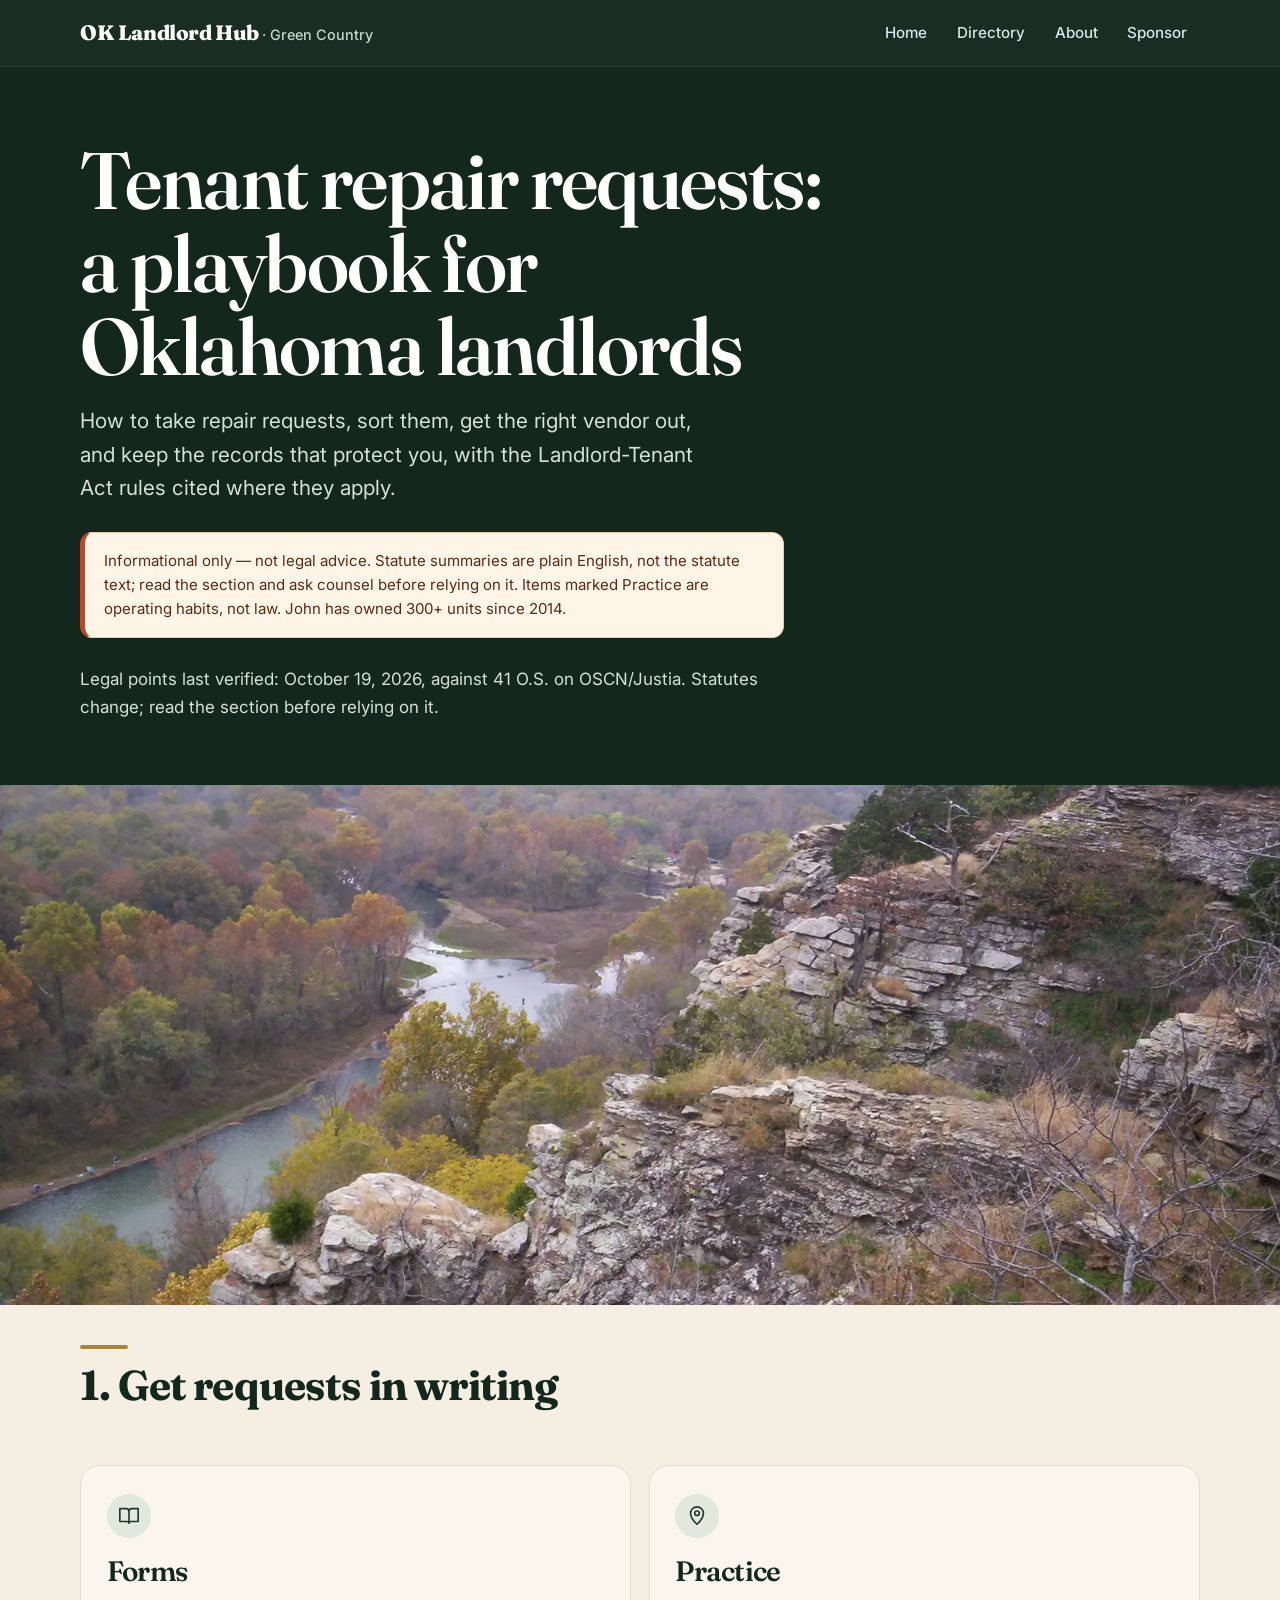
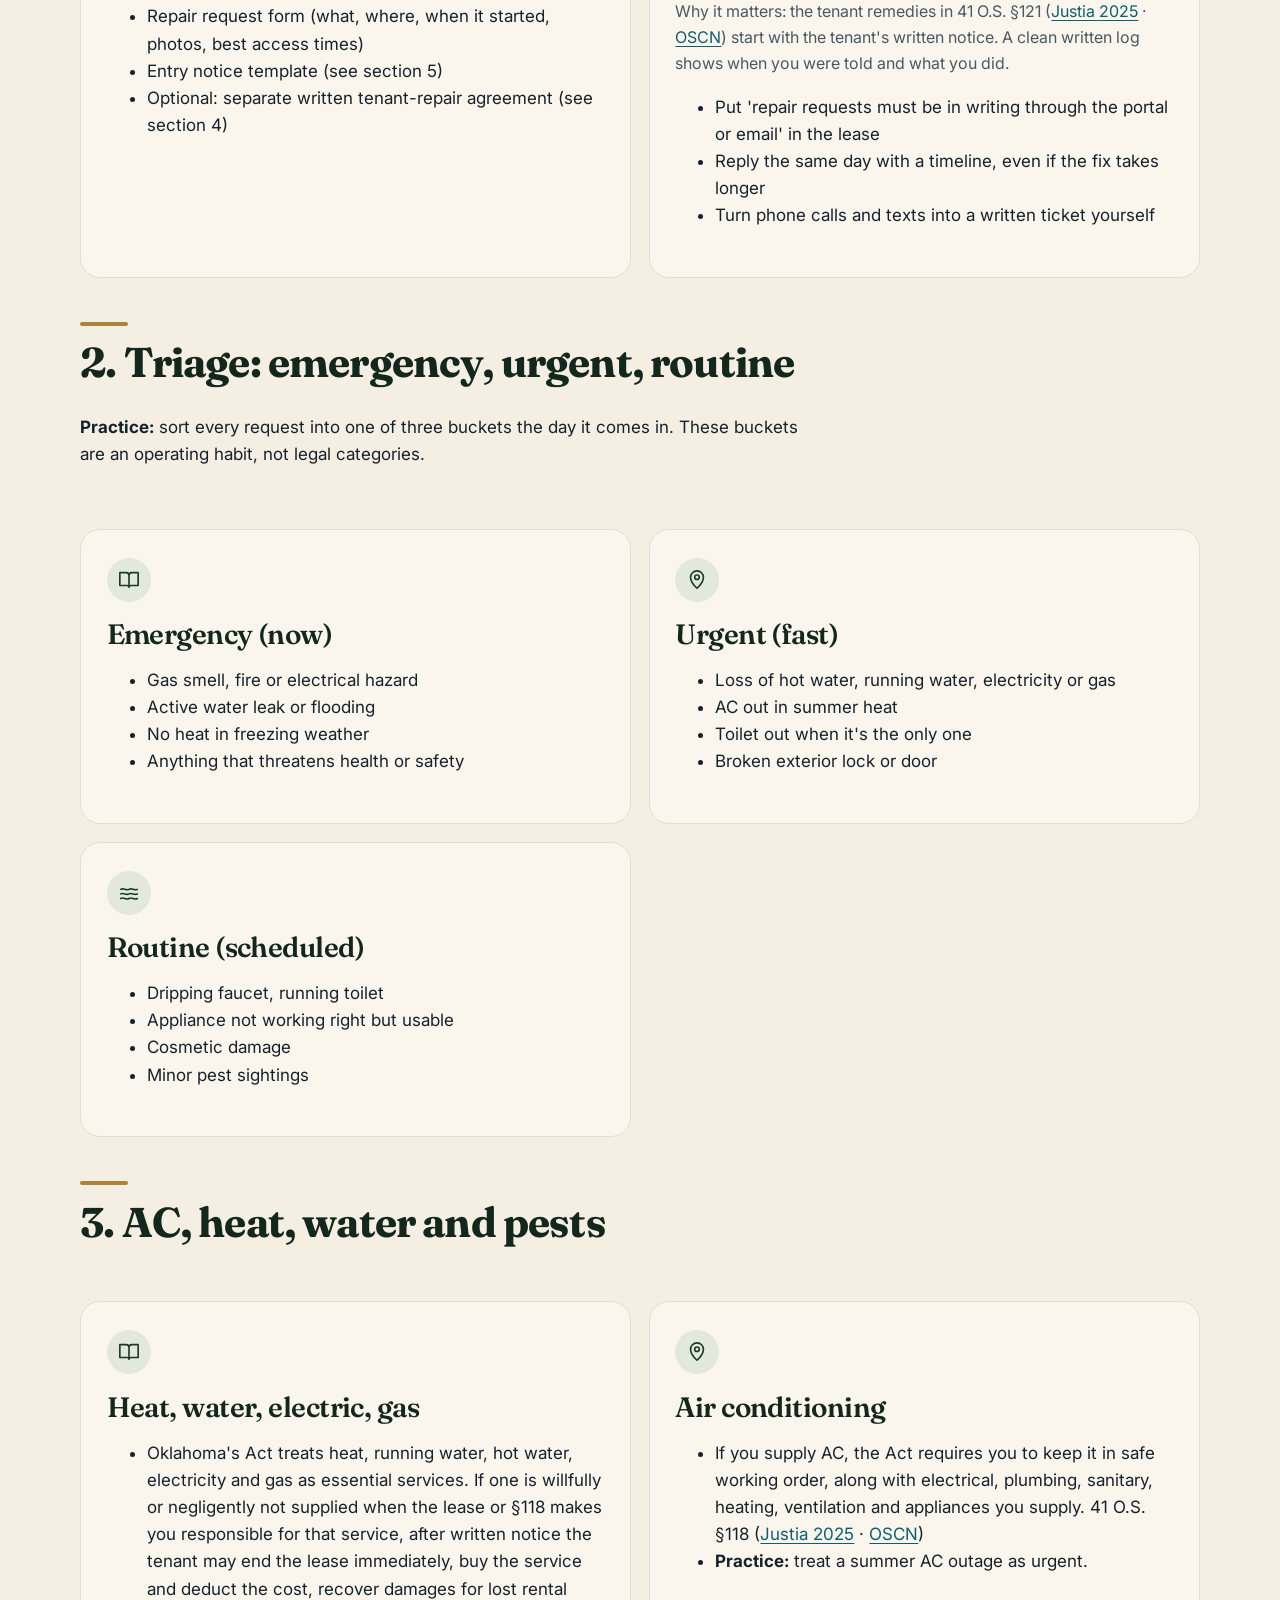
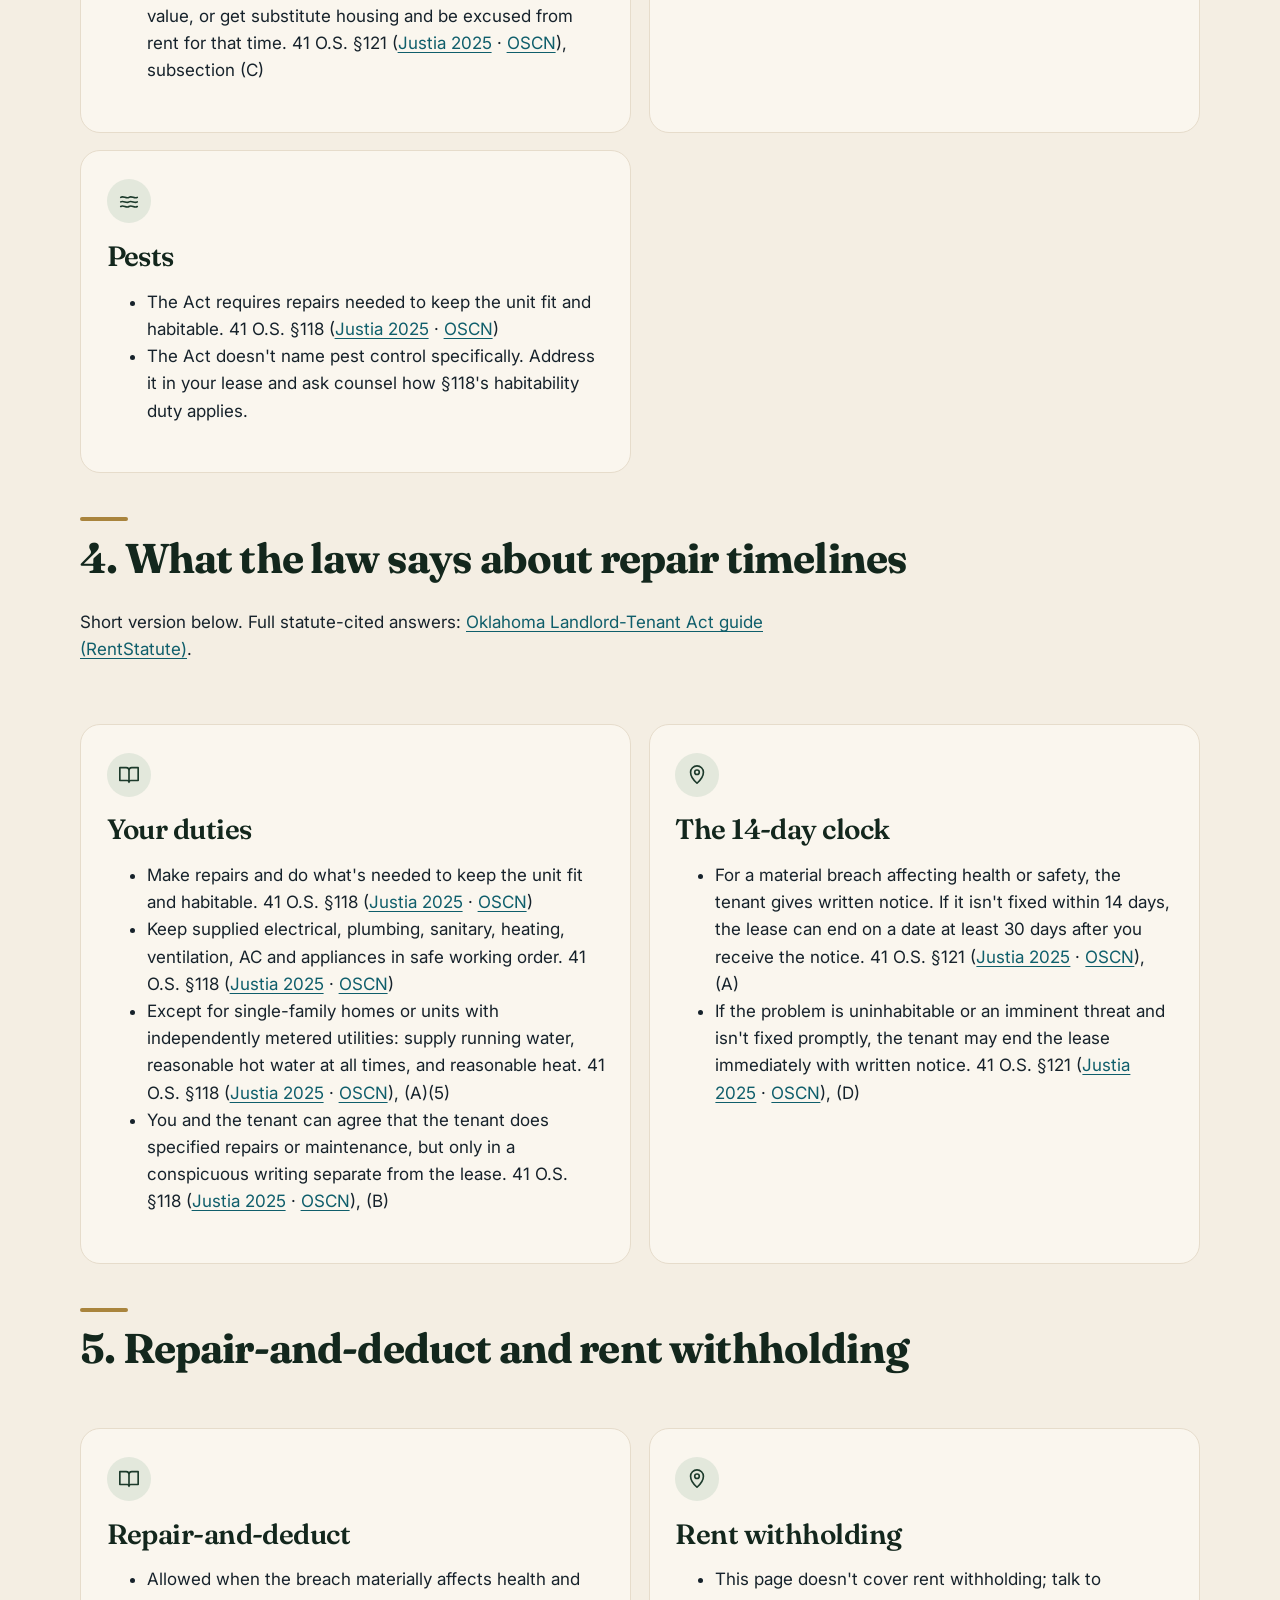
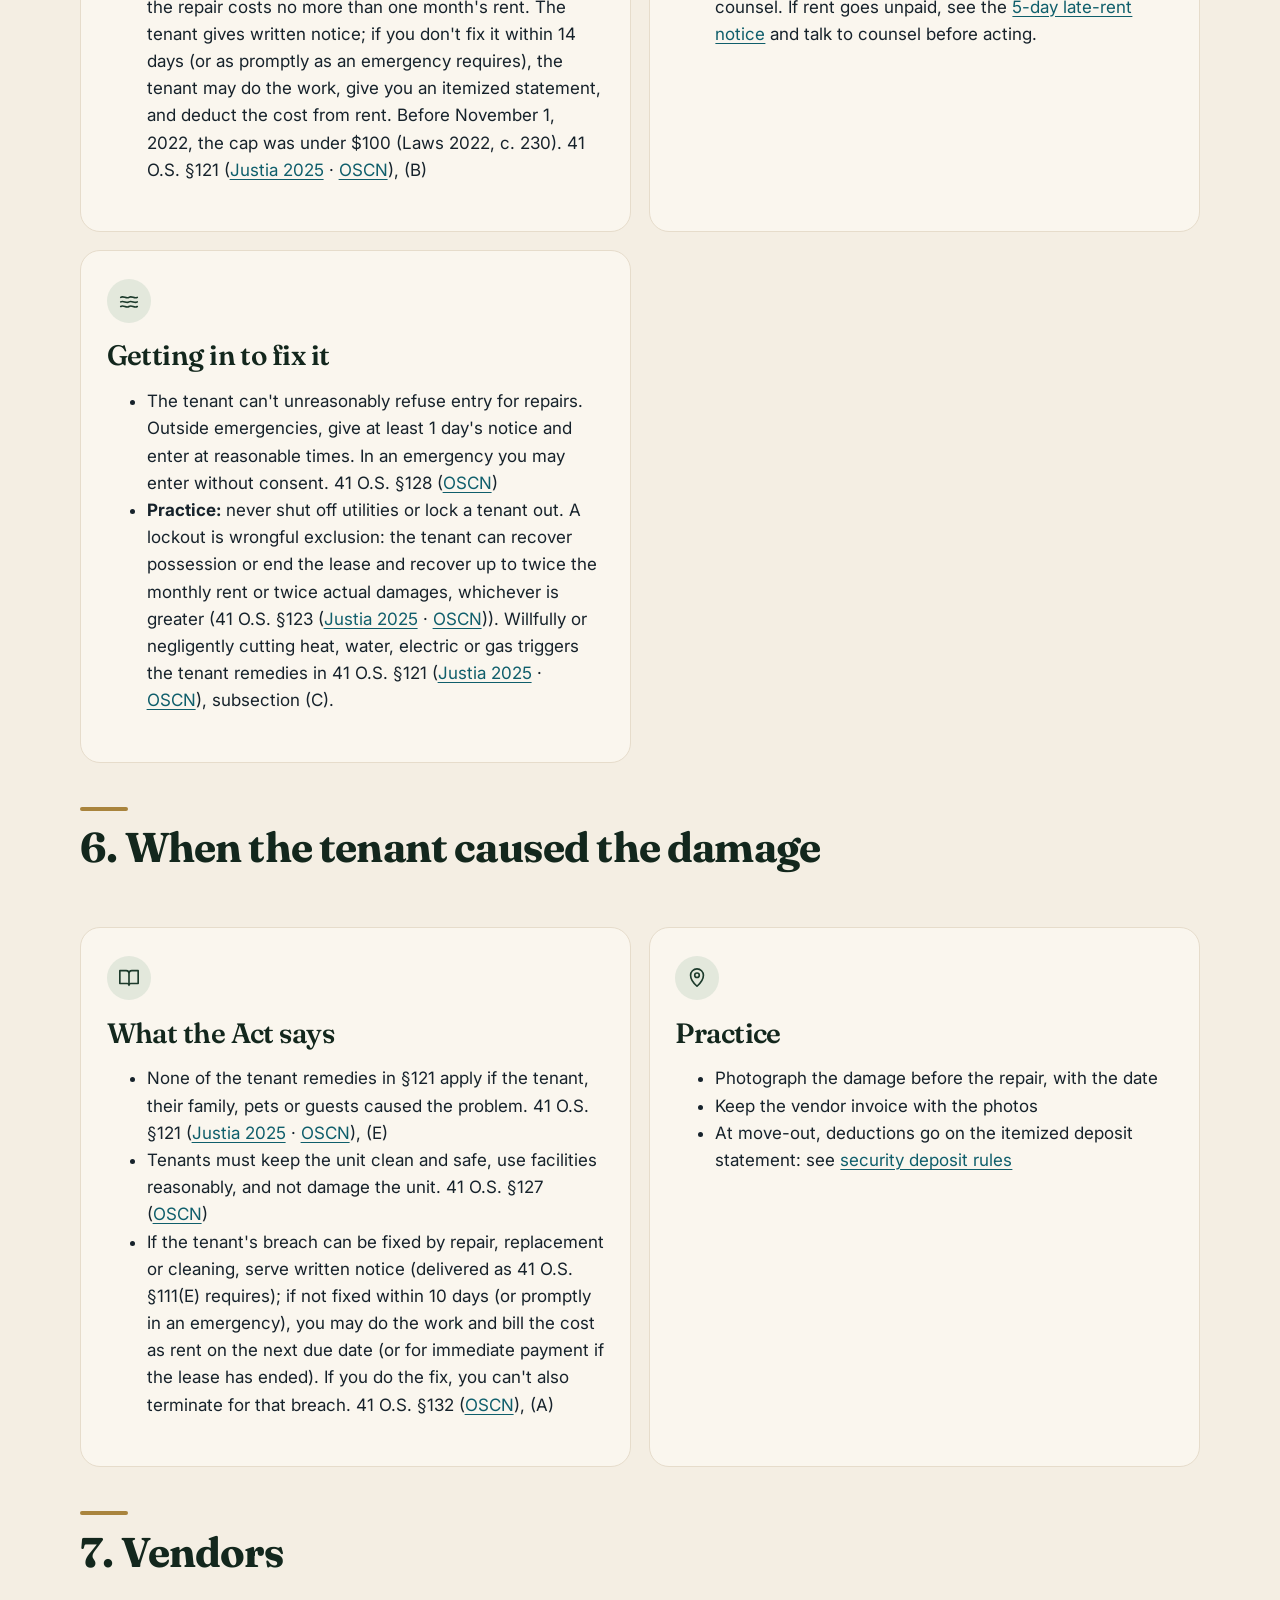
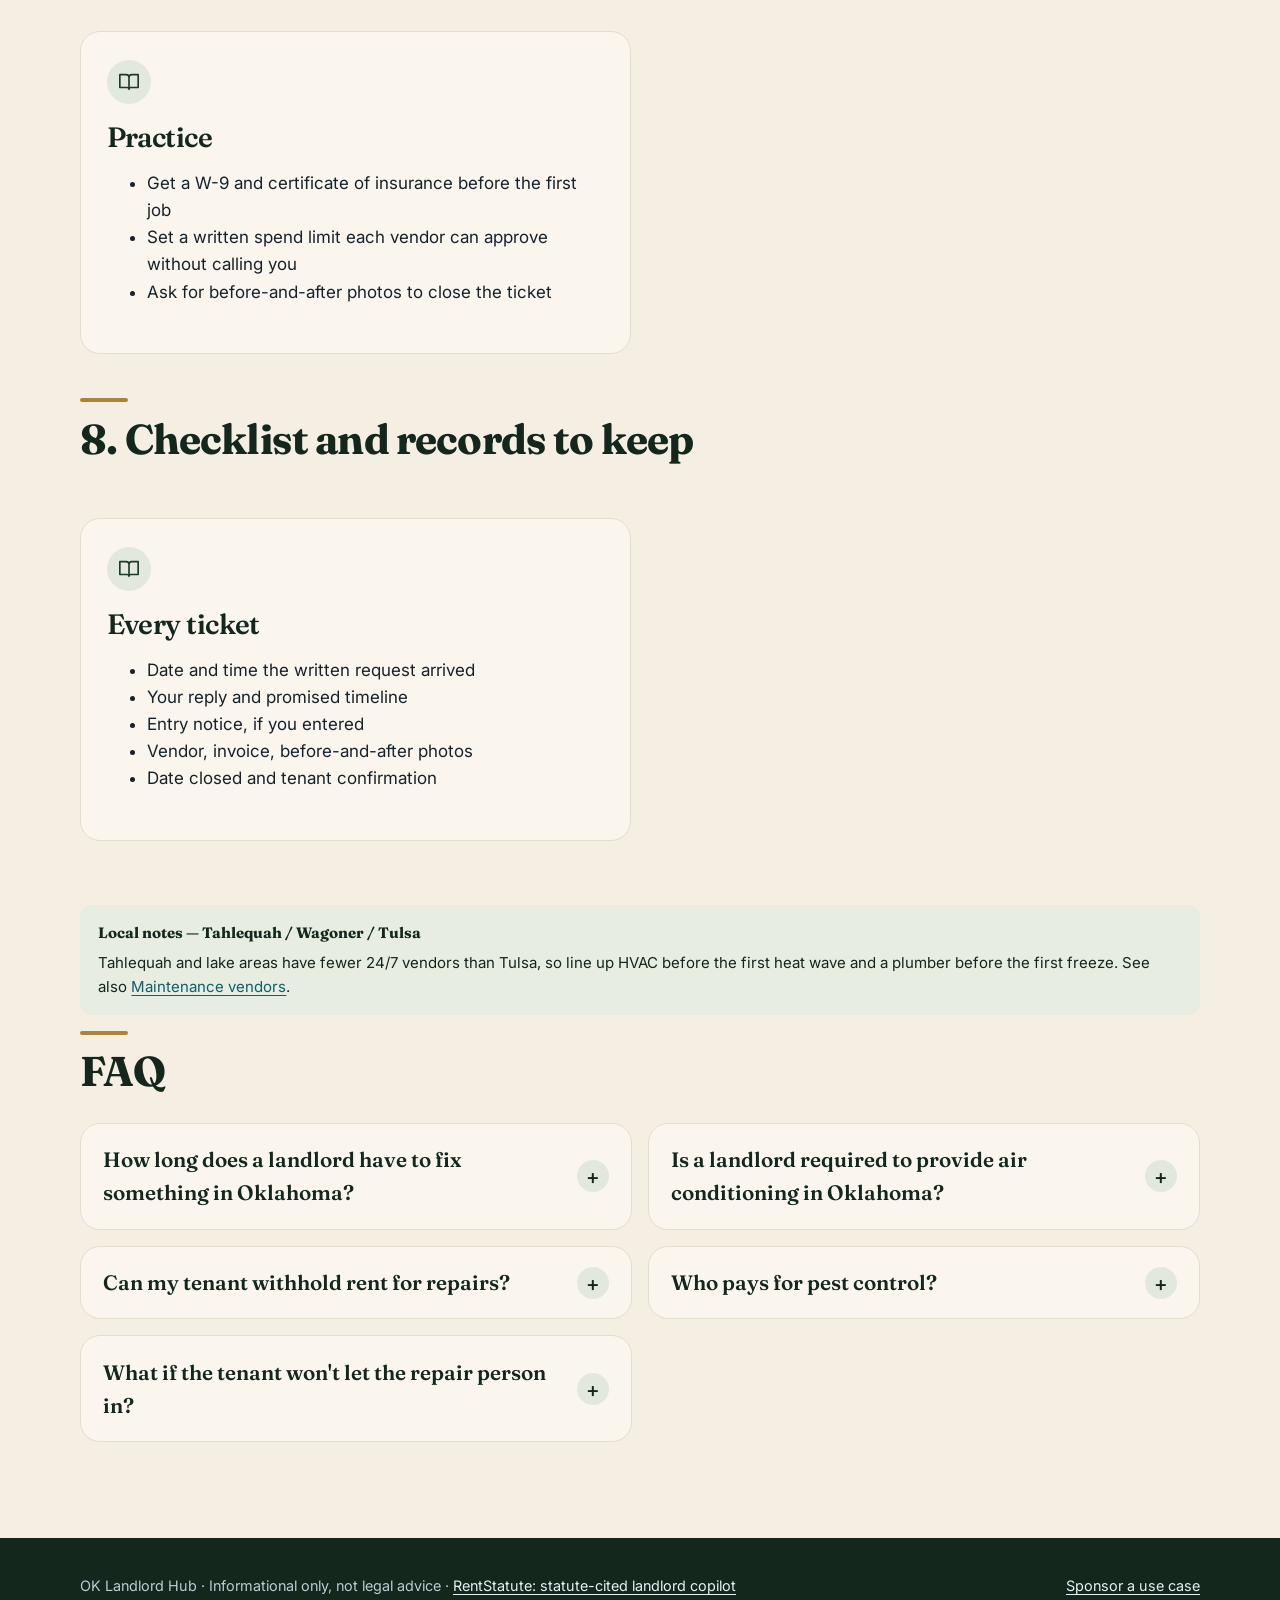
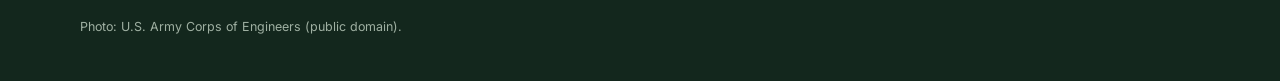
<file: repairs.html>
<!DOCTYPE html>
<html lang="en">
<head>
  <meta charset="utf-8">
  <meta name="viewport" content="width=device-width, initial-scale=1">
  <title>Tenant Repair Requests: Oklahoma Landlord Playbook — OK Landlord Hub</title>
  <meta name="description" content="A practical repair-request playbook for Oklahoma landlords: intake, triage, vendors, documentation, and where the Landlord-Tenant Act comes in.">
  <link rel="preconnect" href="https://fonts.googleapis.com">
  <link rel="preconnect" href="https://fonts.gstatic.com" crossorigin>
  <link rel="stylesheet" href="https://fonts.googleapis.com/css2?family=Fraunces:opsz,wght@9..144,600;9..144,700;9..144,800&family=Inter:wght@400;500;600&display=swap">
  <link rel="stylesheet" href="styles.css">
  <script src="reveal.js"></script>
  <link rel="canonical" href="https://5dogsproperties.github.io/ok-landlord-hub/repairs.html">
  <meta property="og:type" content="article">
  <meta property="og:site_name" content="OK Landlord Hub">
  <meta property="og:title" content="Tenant Repair Requests: Oklahoma Landlord Playbook — OK Landlord Hub">
  <meta property="og:description" content="A practical repair-request playbook for Oklahoma landlords: intake, triage, vendors, documentation, and where the Landlord-Tenant Act comes in.">
  <meta property="og:url" content="https://5dogsproperties.github.io/ok-landlord-hub/repairs.html">
  <meta name="twitter:card" content="summary">
  <script type="application/ld+json">{"@context": "https://schema.org", "@graph": [{"@type": "Article", "headline": "Tenant repair requests: a playbook for Oklahoma landlords", "description": "A practical repair-request playbook for Oklahoma landlords: intake, triage, vendors, documentation, and where the Landlord-Tenant Act comes in.", "url": "https://5dogsproperties.github.io/ok-landlord-hub/repairs.html", "mainEntityOfPage": "https://5dogsproperties.github.io/ok-landlord-hub/repairs.html", "datePublished": "2026-10-21", "dateModified": "2026-10-21", "author": {"@type": "Organization", "name": "5 Dogs Properties"}, "publisher": {"@type": "Organization", "name": "5 Dogs Properties", "url": "https://5dogsproperties.github.io/ok-landlord-hub/"}, "isPartOf": {"@type": "WebSite", "name": "OK Landlord Hub", "url": "https://5dogsproperties.github.io/ok-landlord-hub/"}}, {"@type": "FAQPage", "mainEntity": [{"@type": "Question", "name": "How long does a landlord have to fix something in Oklahoma?", "acceptedAnswer": {"@type": "Answer", "text": "For a material breach affecting health or safety, the tenant's written notice starts a 14-day period to fix it before the tenant can end the lease (on a date at least 30 days after you receive the notice) or, if the problem materially affects health and the fix costs no more than one month's rent, repair and deduct (§121(B)). Emergencies require a faster fix. See 41 O.S. §121."}}, {"@type": "Question", "name": "Is a landlord required to provide air conditioning in Oklahoma?", "acceptedAnswer": {"@type": "Answer", "text": "The statute requires you to keep AC you supply in safe working order (41 O.S. §118). This page doesn't cover whether you must supply AC in the first place; ask counsel."}}, {"@type": "Question", "name": "Can my tenant withhold rent for repairs?", "acceptedAnswer": {"@type": "Answer", "text": "The Act gives tenants specific remedies after written notice, including repair-and-deduct up to one month's rent (41 O.S. §121(B)). This page doesn't cover plain rent withholding; talk to counsel."}}, {"@type": "Question", "name": "Who pays for pest control?", "acceptedAnswer": {"@type": "Answer", "text": "The Act doesn't address pest control by name. Put it in your lease and ask counsel."}}, {"@type": "Question", "name": "What if the tenant won't let the repair person in?", "acceptedAnswer": {"@type": "Answer", "text": "The tenant can't unreasonably refuse entry for repairs. Give at least 1 day's notice and come at reasonable times. If the tenant refuses lawful access, you may seek an injunction or terminate the lease (41 O.S. §128)."}}]}]}</script>
</head>
<body>
  <header class="site-header">
    <div class="wrap">
      <a class="logo" href="index.html">OK Landlord Hub <span>· Green Country</span></a>
      <nav aria-label="Main">
        <ul class="nav">
          <li><a href="index.html">Home</a></li>
          <li><a href="directory.html">Directory</a></li>
          <li><a href="about.html">About</a></li>
          <li><a href="sponsorship.html">Sponsor</a></li>
        </ul>
      </nav>
    </div>
  </header>

  <main>
    <section class="hero">
      <div class="wrap">
        <h1>Tenant repair requests: a playbook for Oklahoma landlords</h1>
        <p class="lede">How to take repair requests, sort them, get the right vendor out, and keep the records that protect you, with the Landlord-Tenant Act rules cited where they apply.</p>
        <p class="notice" role="note">Informational only — not legal advice. Statute summaries are plain English, not the statute text; read the section and ask counsel before relying on it. Items marked Practice are operating habits, not law. John has owned 300+ units since 2014.</p>
        <p class="muted">Legal points last verified: October 19, 2026, against 41 O.S. on OSCN/Justia. Statutes change; read the section before relying on it.</p>
      </div>
    </section>

    <figure class="photo-band" aria-hidden="true"><img src="img/illinois-river-tenkiller-bluffs.webp" alt="" fetchpriority="high" decoding="async"></figure>

    <section class="section" style="padding-top:0">
      <div class="wrap">
        <h2>1. Get requests in writing</h2>
        <div class="card-grid">
          <div class="card">
            <h3>Forms</h3>
            <ul>
              <li>Repair request form (what, where, when it started, photos, best access times)</li>
              <li>Entry notice template (see section 5)</li>
              <li>Optional: separate written tenant-repair agreement (see section 4)</li>
            </ul>
          </div>
          <div class="card">
            <h3>Practice</h3>
            <p>Why it matters: the tenant remedies in 41 O.S. §121 (<a href="https://law.justia.com/codes/oklahoma/title-41/section-41-121/">Justia 2025</a> · <a href="https://www.oscn.net/applications/oscn/DeliverDocument.asp?CiteID=71770">OSCN</a>) start with the tenant's written notice. A clean written log shows when you were told and what you did.</p>
            <ul>
              <li>Put 'repair requests must be in writing through the portal or email' in the lease</li>
              <li>Reply the same day with a timeline, even if the fix takes longer</li>
              <li>Turn phone calls and texts into a written ticket yourself</li>
            </ul>
          </div>
        </div>

        <h2>2. Triage: emergency, urgent, routine</h2>
        <p><strong>Practice:</strong> sort every request into one of three buckets the day it comes in. These buckets are an operating habit, not legal categories.</p>
        <div class="card-grid">
          <div class="card">
            <h3>Emergency (now)</h3>
            <ul>
              <li>Gas smell, fire or electrical hazard</li>
              <li>Active water leak or flooding</li>
              <li>No heat in freezing weather</li>
              <li>Anything that threatens health or safety</li>
            </ul>
          </div>
          <div class="card">
            <h3>Urgent (fast)</h3>
            <ul>
              <li>Loss of hot water, running water, electricity or gas</li>
              <li>AC out in summer heat</li>
              <li>Toilet out when it's the only one</li>
              <li>Broken exterior lock or door</li>
            </ul>
          </div>
          <div class="card">
            <h3>Routine (scheduled)</h3>
            <ul>
              <li>Dripping faucet, running toilet</li>
              <li>Appliance not working right but usable</li>
              <li>Cosmetic damage</li>
              <li>Minor pest sightings</li>
            </ul>
          </div>
        </div>

        <h2>3. AC, heat, water and pests</h2>
        <div class="card-grid">
          <div class="card">
            <h3>Heat, water, electric, gas</h3>
            <ul>
              <li>Oklahoma's Act treats heat, running water, hot water, electricity and gas as essential services. If one is willfully or negligently not supplied when the lease or §118 makes you responsible for that service, after written notice the tenant may end the lease immediately, buy the service and deduct the cost, recover damages for lost rental value, or get substitute housing and be excused from rent for that time. 41 O.S. §121 (<a href="https://law.justia.com/codes/oklahoma/title-41/section-41-121/">Justia 2025</a> · <a href="https://www.oscn.net/applications/oscn/DeliverDocument.asp?CiteID=71770">OSCN</a>), subsection (C)</li>
            </ul>
          </div>
          <div class="card">
            <h3>Air conditioning</h3>
            <ul>
              <li>If you supply AC, the Act requires you to keep it in safe working order, along with electrical, plumbing, sanitary, heating, ventilation and appliances you supply. 41 O.S. §118 (<a href="https://law.justia.com/codes/oklahoma/title-41/section-41-118/">Justia 2025</a> · <a href="https://www.oscn.net/applications/oscn/DeliverDocument.asp?CiteID=71767">OSCN</a>)</li>
              <li><strong>Practice:</strong> treat a summer AC outage as urgent.</li>
            </ul>
          </div>
          <div class="card">
            <h3>Pests</h3>
            <ul>
              <li>The Act requires repairs needed to keep the unit fit and habitable. 41 O.S. §118 (<a href="https://law.justia.com/codes/oklahoma/title-41/section-41-118/">Justia 2025</a> · <a href="https://www.oscn.net/applications/oscn/DeliverDocument.asp?CiteID=71767">OSCN</a>)</li>
              <li>The Act doesn't name pest control specifically. Address it in your lease and ask counsel how §118's habitability duty applies.</li>
            </ul>
          </div>
        </div>

        <h2>4. What the law says about repair timelines</h2>
        <p>Short version below. Full statute-cited answers: <a href="https://rentstatute.com/oklahoma/">Oklahoma Landlord-Tenant Act guide (RentStatute)</a>.</p>
        <div class="card-grid">
          <div class="card">
            <h3>Your duties</h3>
            <ul>
              <li>Make repairs and do what's needed to keep the unit fit and habitable. 41 O.S. §118 (<a href="https://law.justia.com/codes/oklahoma/title-41/section-41-118/">Justia 2025</a> · <a href="https://www.oscn.net/applications/oscn/DeliverDocument.asp?CiteID=71767">OSCN</a>)</li>
              <li>Keep supplied electrical, plumbing, sanitary, heating, ventilation, AC and appliances in safe working order. 41 O.S. §118 (<a href="https://law.justia.com/codes/oklahoma/title-41/section-41-118/">Justia 2025</a> · <a href="https://www.oscn.net/applications/oscn/DeliverDocument.asp?CiteID=71767">OSCN</a>)</li>
              <li>Except for single-family homes or units with independently metered utilities: supply running water, reasonable hot water at all times, and reasonable heat. 41 O.S. §118 (<a href="https://law.justia.com/codes/oklahoma/title-41/section-41-118/">Justia 2025</a> · <a href="https://www.oscn.net/applications/oscn/DeliverDocument.asp?CiteID=71767">OSCN</a>), (A)(5)</li>
              <li>You and the tenant can agree that the tenant does specified repairs or maintenance, but only in a conspicuous writing separate from the lease. 41 O.S. §118 (<a href="https://law.justia.com/codes/oklahoma/title-41/section-41-118/">Justia 2025</a> · <a href="https://www.oscn.net/applications/oscn/DeliverDocument.asp?CiteID=71767">OSCN</a>), (B)</li>
            </ul>
          </div>
          <div class="card">
            <h3>The 14-day clock</h3>
            <ul>
              <li>For a material breach affecting health or safety, the tenant gives written notice. If it isn't fixed within 14 days, the lease can end on a date at least 30 days after you receive the notice. 41 O.S. §121 (<a href="https://law.justia.com/codes/oklahoma/title-41/section-41-121/">Justia 2025</a> · <a href="https://www.oscn.net/applications/oscn/DeliverDocument.asp?CiteID=71770">OSCN</a>), (A)</li>
              <li>If the problem is uninhabitable or an imminent threat and isn't fixed promptly, the tenant may end the lease immediately with written notice. 41 O.S. §121 (<a href="https://law.justia.com/codes/oklahoma/title-41/section-41-121/">Justia 2025</a> · <a href="https://www.oscn.net/applications/oscn/DeliverDocument.asp?CiteID=71770">OSCN</a>), (D)</li>
            </ul>
          </div>
        </div>

        <h2>5. Repair-and-deduct and rent withholding</h2>
        <div class="card-grid">
          <div class="card">
            <h3>Repair-and-deduct</h3>
            <ul>
              <li>Allowed when the breach materially affects health and the repair costs no more than one month's rent. The tenant gives written notice; if you don't fix it within 14 days (or as promptly as an emergency requires), the tenant may do the work, give you an itemized statement, and deduct the cost from rent. Before November 1, 2022, the cap was under $100 (Laws 2022, c. 230). 41 O.S. §121 (<a href="https://law.justia.com/codes/oklahoma/title-41/section-41-121/">Justia 2025</a> · <a href="https://www.oscn.net/applications/oscn/DeliverDocument.asp?CiteID=71770">OSCN</a>), (B)</li>
            </ul>
          </div>
          <div class="card">
            <h3>Rent withholding</h3>
            <ul>
              <li>This page doesn't cover rent withholding; talk to counsel. If rent goes unpaid, see the <a href="https://rentstatute.com/oklahoma/late-rent-5-day-notice/">5-day late-rent notice</a> and talk to counsel before acting.</li>
            </ul>
          </div>
          <div class="card">
            <h3>Getting in to fix it</h3>
            <ul>
              <li>The tenant can't unreasonably refuse entry for repairs. Outside emergencies, give at least 1 day's notice and enter at reasonable times. In an emergency you may enter without consent. 41 O.S. §128 (<a href="https://www.oscn.net/applications/oscn/DeliverDocument.asp?CiteID=71777">OSCN</a>)</li>
              <li><strong>Practice:</strong> never shut off utilities or lock a tenant out. A lockout is wrongful exclusion: the tenant can recover possession or end the lease and recover up to twice the monthly rent or twice actual damages, whichever is greater (41 O.S. §123 (<a href="https://law.justia.com/codes/oklahoma/title-41/section-41-123/">Justia 2025</a> · <a href="https://www.oscn.net/applications/oscn/DeliverDocument.asp?CiteID=71772">OSCN</a>)). Willfully or negligently cutting heat, water, electric or gas triggers the tenant remedies in 41 O.S. §121 (<a href="https://law.justia.com/codes/oklahoma/title-41/section-41-121/">Justia 2025</a> · <a href="https://www.oscn.net/applications/oscn/DeliverDocument.asp?CiteID=71770">OSCN</a>), subsection (C).</li>
            </ul>
          </div>
        </div>

        <h2>6. When the tenant caused the damage</h2>
        <div class="card-grid">
          <div class="card">
            <h3>What the Act says</h3>
            <ul>
              <li>None of the tenant remedies in §121 apply if the tenant, their family, pets or guests caused the problem. 41 O.S. §121 (<a href="https://law.justia.com/codes/oklahoma/title-41/section-41-121/">Justia 2025</a> · <a href="https://www.oscn.net/applications/oscn/DeliverDocument.asp?CiteID=71770">OSCN</a>), (E)</li>
              <li>Tenants must keep the unit clean and safe, use facilities reasonably, and not damage the unit. 41 O.S. §127 (<a href="https://www.oscn.net/applications/oscn/DeliverDocument.asp?CiteID=71776">OSCN</a>)</li>
              <li>If the tenant's breach can be fixed by repair, replacement or cleaning, serve written notice (delivered as 41 O.S. §111(E) requires); if not fixed within 10 days (or promptly in an emergency), you may do the work and bill the cost as rent on the next due date (or for immediate payment if the lease has ended). If you do the fix, you can't also terminate for that breach. 41 O.S. §132 (<a href="https://www.oscn.net/applications/oscn/DeliverDocument.asp?CiteID=71781">OSCN</a>), (A)</li>
            </ul>
          </div>
          <div class="card">
            <h3>Practice</h3>
            <ul>
              <li>Photograph the damage before the repair, with the date</li>
              <li>Keep the vendor invoice with the photos</li>
              <li>At move-out, deductions go on the itemized deposit statement: see <a href="https://rentstatute.com/oklahoma/security-deposit/">security deposit rules</a></li>
            </ul>
          </div>
        </div>

        <h2>7. Vendors</h2>
        <div class="card-grid">
          <div class="card">
            <h3>Practice</h3>
            <ul>
              <li>Get a W-9 and certificate of insurance before the first job</li>
              <li>Set a written spend limit each vendor can approve without calling you</li>
              <li>Ask for before-and-after photos to close the ticket</li>
            </ul>
          </div>
        </div>

        <h2>8. Checklist and records to keep</h2>
        <div class="card-grid">
          <div class="card">
            <h3>Every ticket</h3>
            <ul>
              <li>Date and time the written request arrived</li>
              <li>Your reply and promised timeline</li>
              <li>Entry notice, if you entered</li>
              <li>Vendor, invoice, before-and-after photos</li>
              <li>Date closed and tenant confirmation</li>
            </ul>
          </div>
        </div>

        <div class="local-notes">
          <strong>Local notes — Tahlequah / Wagoner / Tulsa</strong>
          Tahlequah and lake areas have fewer 24/7 vendors than Tulsa, so line up HVAC before the first heat wave and a plumber before the first freeze. See also <a href="directory.html#maintenance">Maintenance vendors</a>.
        </div>

        <h2>FAQ</h2>
        <details class="usecase"><summary>How long does a landlord have to fix something in Oklahoma?</summary><div class="usecase-body"><p>For a material breach affecting health or safety, the tenant's written notice starts a 14-day period to fix it before the tenant can end the lease (on a date at least 30 days after you receive the notice) or, if the problem materially affects health and the fix costs no more than one month's rent, repair and deduct (§121(B)). Emergencies require a faster fix. See 41 O.S. §121.</p></div></details>
        <details class="usecase"><summary>Is a landlord required to provide air conditioning in Oklahoma?</summary><div class="usecase-body"><p>The statute requires you to keep AC you supply in safe working order (41 O.S. §118). This page doesn't cover whether you must supply AC in the first place; ask counsel.</p></div></details>
        <details class="usecase"><summary>Can my tenant withhold rent for repairs?</summary><div class="usecase-body"><p>The Act gives tenants specific remedies after written notice, including repair-and-deduct up to one month's rent (41 O.S. §121(B)). This page doesn't cover plain rent withholding; talk to counsel.</p></div></details>
        <details class="usecase"><summary>Who pays for pest control?</summary><div class="usecase-body"><p>The Act doesn't address pest control by name. Put it in your lease and ask counsel.</p></div></details>
        <details class="usecase"><summary>What if the tenant won't let the repair person in?</summary><div class="usecase-body"><p>The tenant can't unreasonably refuse entry for repairs. Give at least 1 day's notice and come at reasonable times. If the tenant refuses lawful access, you may seek an injunction or terminate the lease (41 O.S. §128).</p></div></details>
      </div>
    </section>
  </main>

  <footer class="site-footer">
    <div class="wrap">
      <span>OK Landlord Hub · Informational only, not legal advice · <a href="https://rentstatute.com/">RentStatute: statute-cited landlord copilot</a></span>
      <span><a href="sponsorship.html">Sponsor a use case</a></span>
      <p class="photo-credit">Photo: U.S. Army Corps of Engineers (public domain).</p>
    </div>
  </footer>
<script data-goatcounter="https://5dogsproperties.goatcounter.com/count" async src="//gc.zgo.at/count.js"></script>
</body>
</html>
</file>
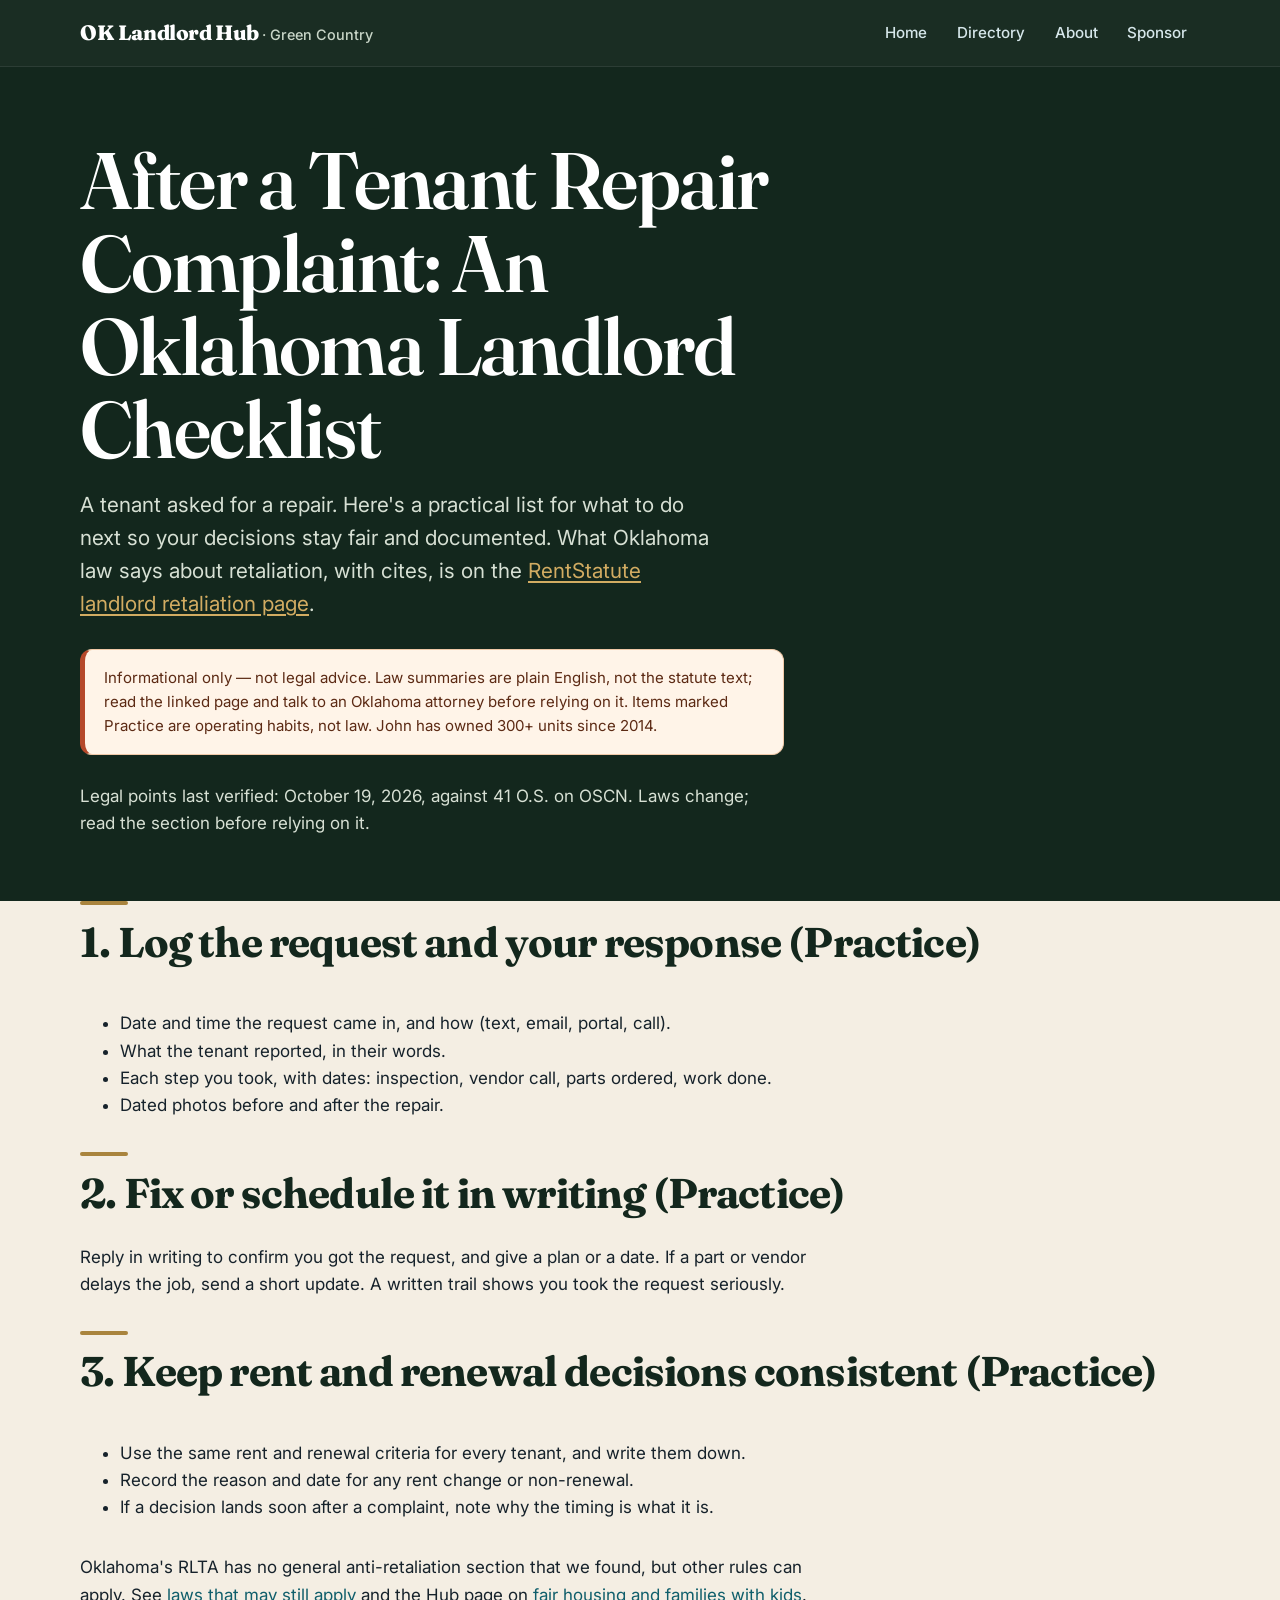
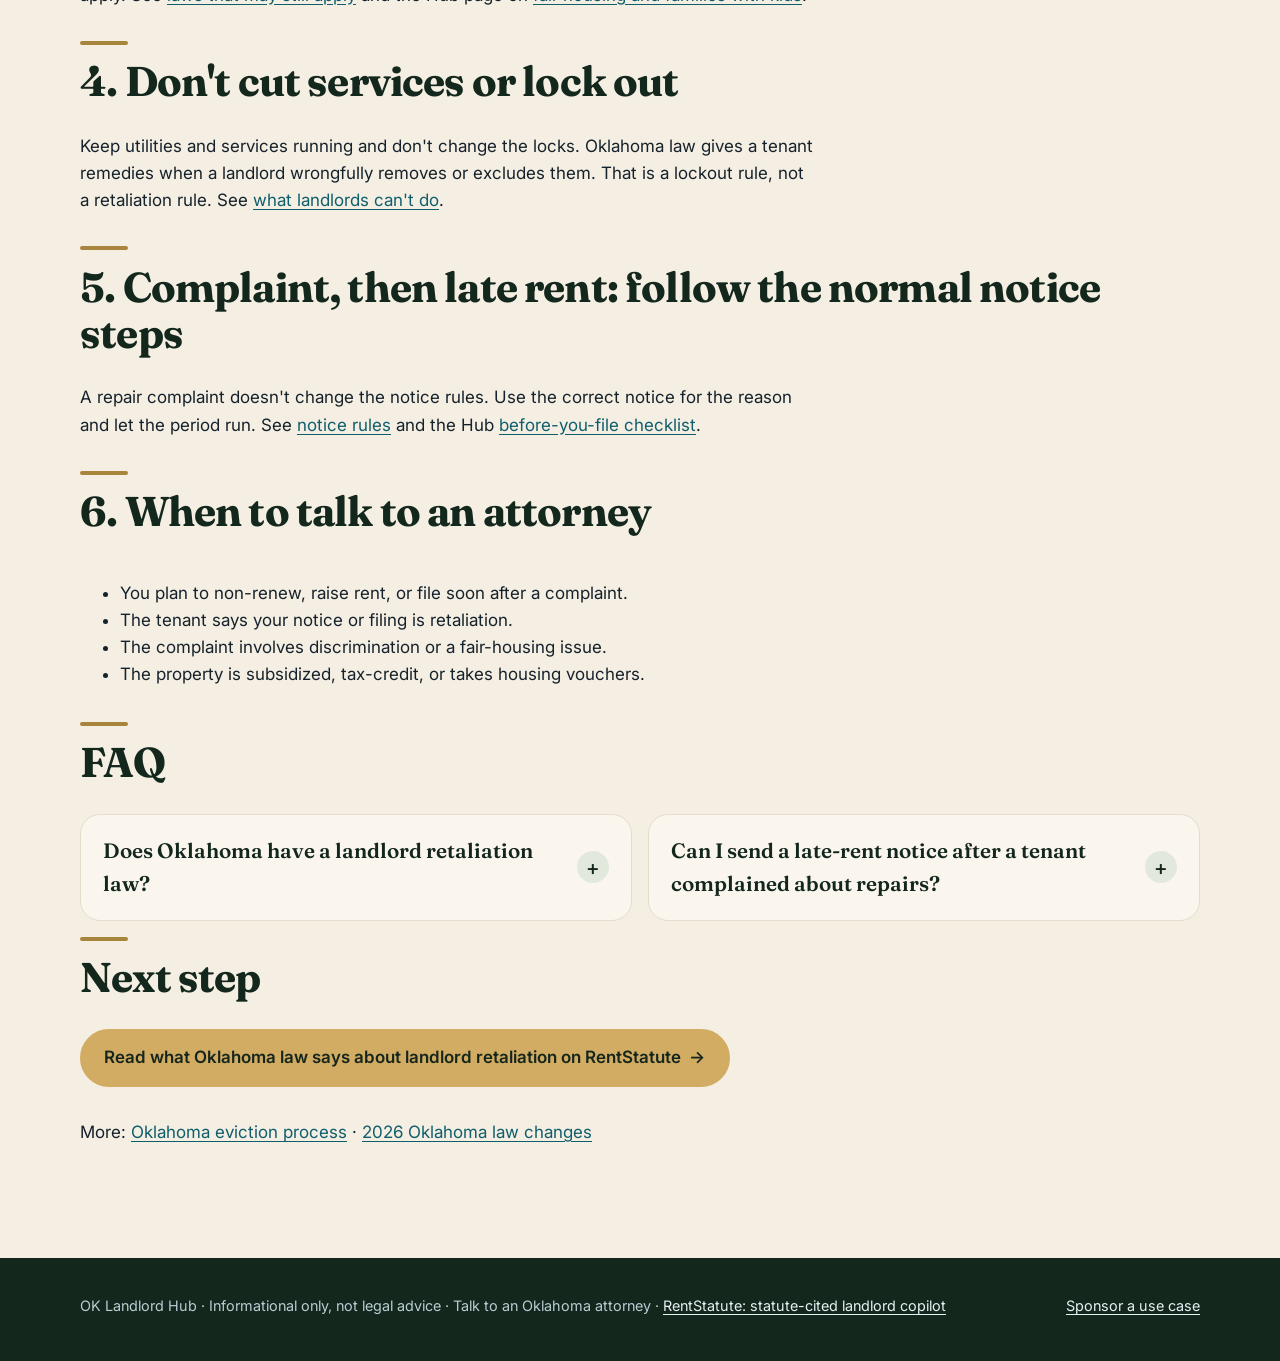
<file: retaliation-checklist.html>
<!DOCTYPE html>
<html lang="en">
<head>
  <meta charset="utf-8">
  <meta name="viewport" content="width=device-width, initial-scale=1">
  <title>Oklahoma Landlord Checklist After a Repair Complaint — OK Landlord Hub</title>
  <meta name="description" content="What Oklahoma landlords should do after a tenant complains about repairs: document, respond, stay consistent, and know when to call a lawyer.">
  <link rel="preconnect" href="https://fonts.googleapis.com">
  <link rel="preconnect" href="https://fonts.gstatic.com" crossorigin>
  <link rel="stylesheet" href="https://fonts.googleapis.com/css2?family=Fraunces:opsz,wght@9..144,600;9..144,700;9..144,800&family=Inter:wght@400;500;600&display=swap">
  <link rel="stylesheet" href="styles.css">
  <script src="reveal.js"></script>
  <link rel="canonical" href="https://5dogsproperties.github.io/ok-landlord-hub/retaliation-checklist.html">
  <meta property="og:type" content="article">
  <meta property="og:site_name" content="OK Landlord Hub">
  <meta property="og:title" content="Oklahoma Landlord Checklist After a Repair Complaint — OK Landlord Hub">
  <meta property="og:description" content="What Oklahoma landlords should do after a tenant complains about repairs: document, respond, stay consistent, and know when to call a lawyer.">
  <meta property="og:url" content="https://5dogsproperties.github.io/ok-landlord-hub/retaliation-checklist.html">
  <meta name="twitter:card" content="summary">
  <script type="application/ld+json">{"@context": "https://schema.org", "@graph": [{"@type": "Article", "headline": "After a Tenant Repair Complaint: An Oklahoma Landlord Checklist", "description": "What Oklahoma landlords should do after a tenant complains about repairs: document, respond, stay consistent, and know when to call a lawyer.", "url": "https://5dogsproperties.github.io/ok-landlord-hub/retaliation-checklist.html", "mainEntityOfPage": "https://5dogsproperties.github.io/ok-landlord-hub/retaliation-checklist.html", "datePublished": "2026-10-28", "dateModified": "2026-10-28", "author": {"@type": "Organization", "name": "5 Dogs Properties"}, "publisher": {"@type": "Organization", "name": "5 Dogs Properties", "url": "https://5dogsproperties.github.io/ok-landlord-hub/"}, "isPartOf": {"@type": "WebSite", "name": "OK Landlord Hub", "url": "https://5dogsproperties.github.io/ok-landlord-hub/"}}, {"@type": "FAQPage", "mainEntity": [{"@type": "Question", "name": "Does Oklahoma have a landlord retaliation law?", "acceptedAnswer": {"@type": "Answer", "text": "No general anti-retaliation section was found in the RLTA. Advocates report Oklahoma is one of few states without one. See the RentStatute landlord retaliation page for what the statutes say and the bills that failed."}}, {"@type": "Question", "name": "Can I send a late-rent notice after a tenant complained about repairs?", "acceptedAnswer": {"@type": "Answer", "text": "The notice rules are the same before and after a complaint. See notice rules. Whether a tenant can raise retaliation as a defense is a question for an Oklahoma attorney."}}]}]}</script>
</head>
<body>
  <header class="site-header">
    <div class="wrap">
      <a class="logo" href="index.html">OK Landlord Hub <span>· Green Country</span></a>
      <nav aria-label="Main">
        <ul class="nav">
          <li><a href="index.html">Home</a></li>
          <li><a href="directory.html">Directory</a></li>
          <li><a href="about.html">About</a></li>
          <li><a href="sponsorship.html">Sponsor</a></li>
        </ul>
      </nav>
    </div>
  </header>

  <main>
    <section class="hero">
      <div class="wrap">
        <h1>After a Tenant Repair Complaint: An Oklahoma Landlord Checklist</h1>
        <p class="lede">A tenant asked for a repair. Here's a practical list for what to do next so your decisions stay fair and documented. What Oklahoma law says about retaliation, with cites, is on the <a href="https://rentstatute.com/oklahoma/landlord-retaliation/">RentStatute landlord retaliation page</a>.</p>
        <p class="notice" role="note">Informational only — not legal advice. Law summaries are plain English, not the statute text; read the linked page and talk to an Oklahoma attorney before relying on it. Items marked Practice are operating habits, not law. John has owned 300+ units since 2014.</p>
        <p class="muted">Legal points last verified: October 19, 2026, against 41 O.S. on OSCN. Laws change; read the section before relying on it.</p>
      </div>
    </section>

    <section class="section" style="padding-top:0">
      <div class="wrap">
        <h2>1. Log the request and your response (Practice)</h2>
        <ul>
          <li>Date and time the request came in, and how (text, email, portal, call).</li>
          <li>What the tenant reported, in their words.</li>
          <li>Each step you took, with dates: inspection, vendor call, parts ordered, work done.</li>
          <li>Dated photos before and after the repair.</li>
        </ul>

        <h2>2. Fix or schedule it in writing (Practice)</h2>
        <p>Reply in writing to confirm you got the request, and give a plan or a date. If a part or vendor delays the job, send a short update. A written trail shows you took the request seriously.</p>

        <h2>3. Keep rent and renewal decisions consistent (Practice)</h2>
        <ul>
          <li>Use the same rent and renewal criteria for every tenant, and write them down.</li>
          <li>Record the reason and date for any rent change or non-renewal.</li>
          <li>If a decision lands soon after a complaint, note why the timing is what it is.</li>
        </ul>
        <p>Oklahoma's RLTA has no general anti-retaliation section that we found, but other rules can apply. See <a href="https://rentstatute.com/oklahoma/landlord-retaliation/#other-laws">laws that may still apply</a> and the Hub page on <a href="fair-housing-families.html">fair housing and families with kids</a>.</p>

        <h2>4. Don't cut services or lock out</h2>
        <p>Keep utilities and services running and don't change the locks. Oklahoma law gives a tenant remedies when a landlord wrongfully removes or excludes them. That is a lockout rule, not a retaliation rule. See <a href="https://rentstatute.com/oklahoma/eviction-process/#self-help">what landlords can't do</a>.</p>

        <h2>5. Complaint, then late rent: follow the normal notice steps</h2>
        <p>A repair complaint doesn't change the notice rules. Use the correct notice for the reason and let the period run. See <a href="https://rentstatute.com/oklahoma/eviction-process/#step-1-notice">notice rules</a> and the Hub <a href="eviction-checklist.html">before-you-file checklist</a>.</p>

        <h2>6. When to talk to an attorney</h2>
        <ul>
          <li>You plan to non-renew, raise rent, or file soon after a complaint.</li>
          <li>The tenant says your notice or filing is retaliation.</li>
          <li>The complaint involves discrimination or a fair-housing issue.</li>
          <li>The property is subsidized, tax-credit, or takes housing vouchers.</li>
        </ul>

        <h2>FAQ</h2>
        <details class="usecase"><summary>Does Oklahoma have a landlord retaliation law?</summary><div class="usecase-body"><p>No general anti-retaliation section was found in the RLTA. Advocates report Oklahoma is one of few states without one. See the <a href="https://rentstatute.com/oklahoma/landlord-retaliation/">RentStatute landlord retaliation page</a> for what the statutes say and the bills that failed.</p></div></details>
        <details class="usecase"><summary>Can I send a late-rent notice after a tenant complained about repairs?</summary><div class="usecase-body"><p>The notice rules are the same before and after a complaint. See <a href="https://rentstatute.com/oklahoma/eviction-process/#step-1-notice">notice rules</a>. Whether a tenant can raise retaliation as a defense is a question for an Oklahoma attorney.</p></div></details>

        <h2>Next step</h2>
        <p><a class="btn" href="https://rentstatute.com/oklahoma/landlord-retaliation/">Read what Oklahoma law says about landlord retaliation on RentStatute</a></p>
        <p>More: <a href="https://rentstatute.com/oklahoma/eviction-process/">Oklahoma eviction process</a> · <a href="https://rentstatute.com/oklahoma/landlord-tenant-law-2026/">2026 Oklahoma law changes</a></p>
      </div>
    </section>
  </main>

  <footer class="site-footer">
    <div class="wrap">
      <span>OK Landlord Hub · Informational only, not legal advice · Talk to an Oklahoma attorney · <a href="https://rentstatute.com/">RentStatute: statute-cited landlord copilot</a></span>
      <span><a href="sponsorship.html">Sponsor a use case</a></span>
    </div>
  </footer>
<script data-goatcounter="https://5dogsproperties.goatcounter.com/count" async src="//gc.zgo.at/count.js"></script>
</body>
</html>
</file>
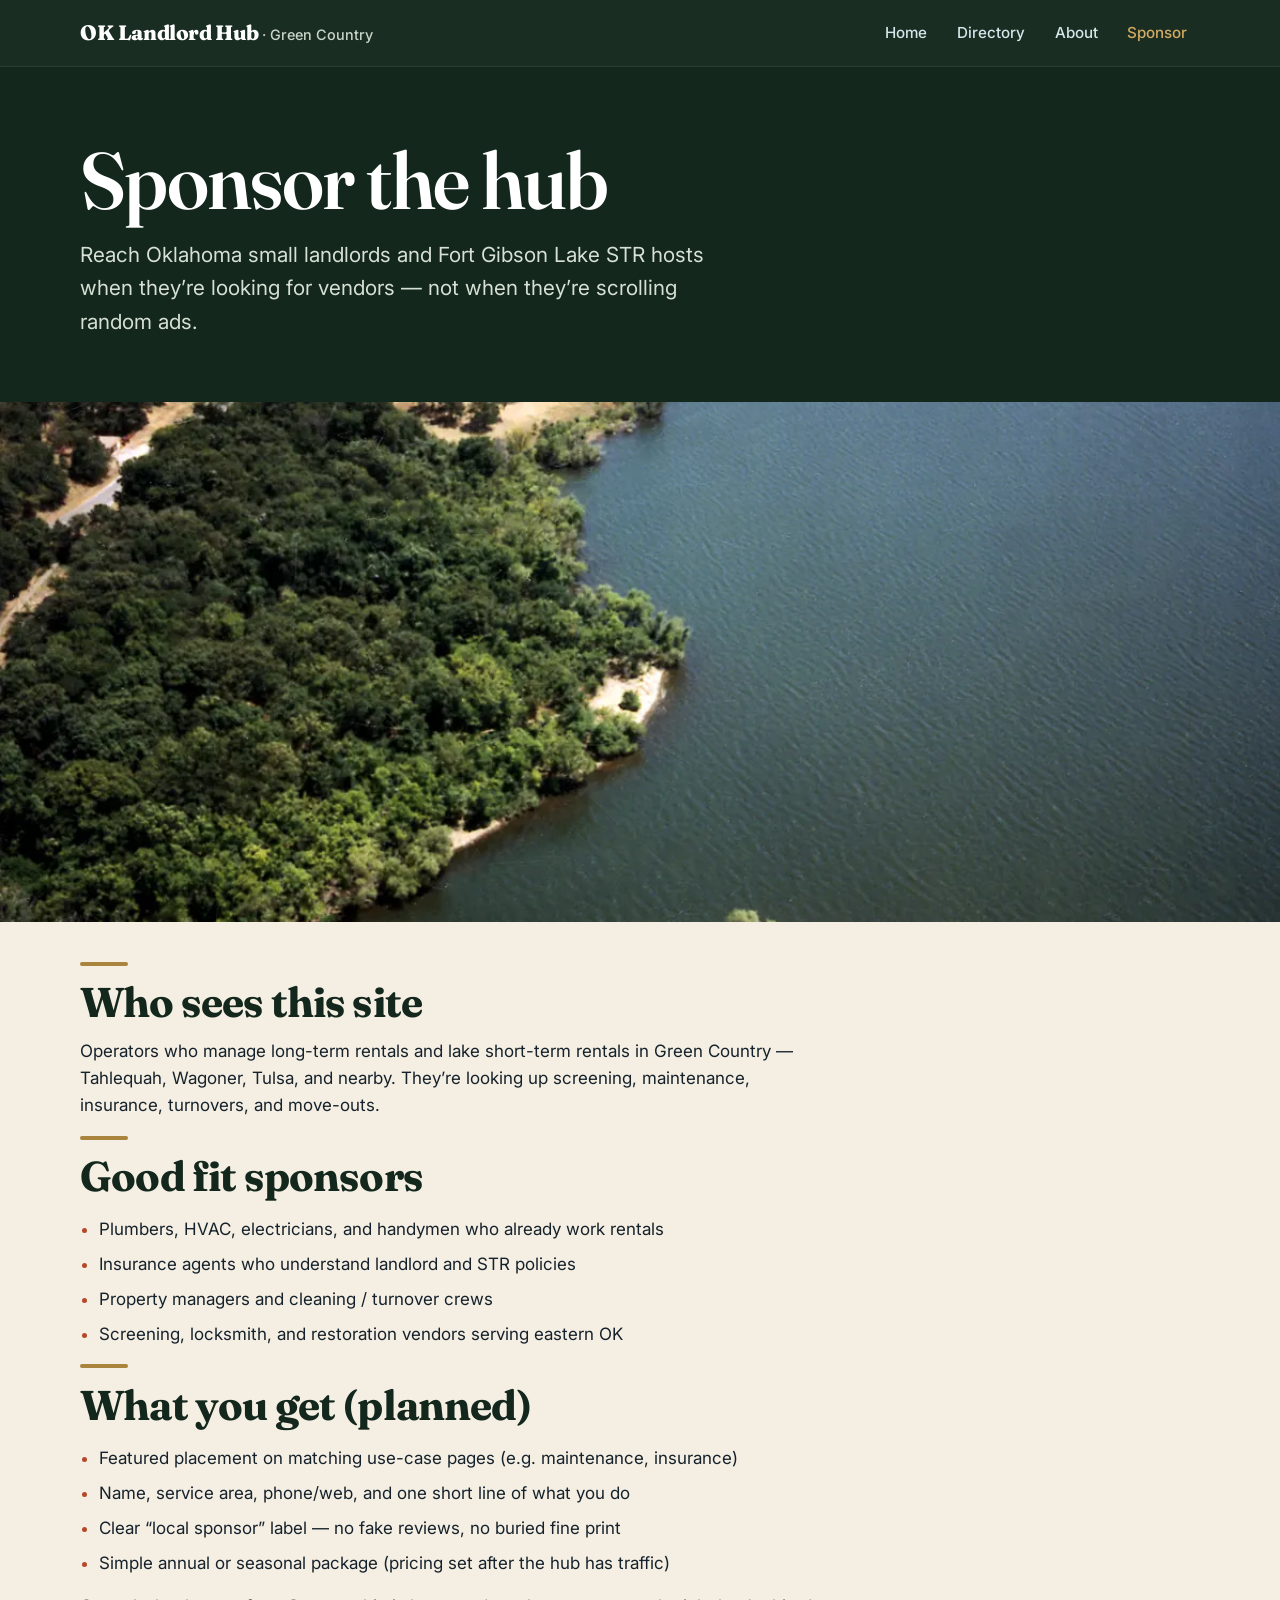
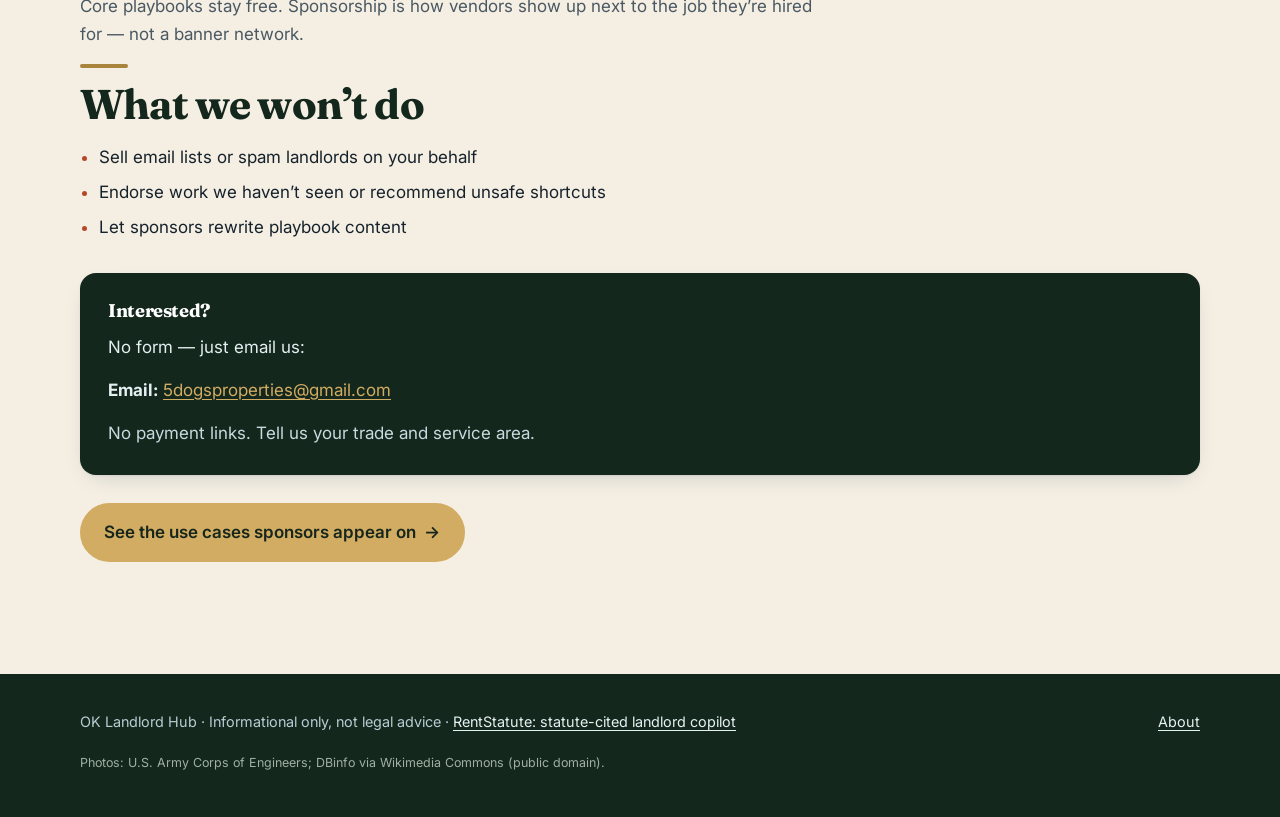
<file: sponsorship.html>
<!DOCTYPE html>
<html lang="en">
<head>
  <meta charset="utf-8">
  <meta name="viewport" content="width=device-width, initial-scale=1">
  <title>Sponsor — OK Landlord Hub</title>
  <meta name="description" content="Sponsorship for local plumbers, handymen, insurance agents, and property managers who want to reach Oklahoma landlords and Fort Gibson Lake STR hosts.">
  <link rel="preconnect" href="https://fonts.googleapis.com">
  <link rel="preconnect" href="https://fonts.gstatic.com" crossorigin>
  <link rel="stylesheet" href="https://fonts.googleapis.com/css2?family=Fraunces:opsz,wght@9..144,600;9..144,700;9..144,800&family=Inter:wght@400;500;600&display=swap">
  <link rel="stylesheet" href="styles.css">
  <script src="reveal.js"></script>
  <link rel="canonical" href="https://5dogsproperties.github.io/ok-landlord-hub/sponsorship.html">
  <meta property="og:type" content="website">
  <meta property="og:site_name" content="OK Landlord Hub">
  <meta property="og:title" content="Sponsor — OK Landlord Hub">
  <meta property="og:description" content="Sponsorship for local plumbers, handymen, insurance agents, and property managers who want to reach Oklahoma landlords and Fort Gibson Lake STR hosts.">
  <meta property="og:url" content="https://5dogsproperties.github.io/ok-landlord-hub/sponsorship.html">
  <meta name="twitter:card" content="summary">
  <script type="application/ld+json">{"@context": "https://schema.org", "@type": "WebPage", "name": "Sponsor \u2014 OK Landlord Hub", "description": "Sponsorship for local plumbers, handymen, insurance agents, and property managers who want to reach Oklahoma landlords and Fort Gibson Lake STR hosts.", "url": "https://5dogsproperties.github.io/ok-landlord-hub/sponsorship.html", "isPartOf": {"@type": "WebSite", "name": "OK Landlord Hub", "url": "https://5dogsproperties.github.io/ok-landlord-hub/"}, "publisher": {"@type": "Organization", "name": "5 Dogs Properties", "email": "5dogsproperties@gmail.com", "url": "https://5dogsproperties.github.io/ok-landlord-hub/"}}</script>
</head>
<body>
  <header class="site-header">
    <div class="wrap">
      <a class="logo" href="index.html">OK Landlord Hub <span>· Green Country</span></a>
      <nav aria-label="Main">
        <ul class="nav">
          <li><a href="index.html">Home</a></li>
          <li><a href="directory.html">Directory</a></li>
          <li><a href="about.html">About</a></li>
          <li><a href="sponsorship.html" aria-current="page">Sponsor</a></li>
        </ul>
      </nav>
    </div>
  </header>

  <main>
    <section class="hero">
      <div class="wrap">
        <h1>Sponsor the hub</h1>
        <p class="lede">
          Reach Oklahoma small landlords and Fort Gibson Lake STR hosts when they’re
          looking for vendors — not when they’re scrolling random ads.
        </p>
      </div>
    </section>

    <figure class="photo-band" aria-hidden="true"><img src="img/fort-gibson-lake-aerial.webp" alt="" fetchpriority="high" decoding="async"></figure>

    <section class="section">
      <div class="wrap">
        <h2>Who sees this site</h2>
        <p>
          Operators who manage long-term rentals and lake short-term rentals in
          Green Country — Tahlequah, Wagoner, Tulsa, and nearby. They’re looking up
          screening, maintenance, insurance, turnovers, and move-outs.
        </p>

        <h2>Good fit sponsors</h2>
        <ul class="sponsor-list">
          <li>Plumbers, HVAC, electricians, and handymen who already work rentals</li>
          <li>Insurance agents who understand landlord and STR policies</li>
          <li>Property managers and cleaning / turnover crews</li>
          <li>Screening, locksmith, and restoration vendors serving eastern OK</li>
        </ul>

        <h2>What you get (planned)</h2>
        <ul class="sponsor-list">
          <li>Featured placement on matching use-case pages (e.g. maintenance, insurance)</li>
          <li>Name, service area, phone/web, and one short line of what you do</li>
          <li>Clear “local sponsor” label — no fake reviews, no buried fine print</li>
          <li>Simple annual or seasonal package (pricing set after the hub has traffic)</li>
        </ul>
        <p class="muted">
          Core playbooks stay free. Sponsorship is how vendors show up next to the
          job they’re hired for — not a banner network.
        </p>

        <h2>What we won’t do</h2>
        <ul class="sponsor-list">
          <li>Sell email lists or spam landlords on your behalf</li>
          <li>Endorse work we haven’t seen or recommend unsafe shortcuts</li>
          <li>Let sponsors rewrite playbook content</li>
        </ul>

        <div class="contact-box">
          <h2 style="margin-top:0;font-size:1.15rem">Interested?</h2>
          <p>
            No form — just email us:
          </p>
          <p>
            <strong>Email:</strong>
            <a href="mailto:5dogsproperties@gmail.com?subject=OK%20Landlord%20Hub%20sponsorship">5dogsproperties@gmail.com</a>
          </p>
          <p class="muted" style="margin-bottom:0">
            No payment links. Tell us your trade and service area.
          </p>
        </div>

        <p style="margin-top:1.75rem">
          <a class="btn" href="directory.html">See the use cases sponsors appear on</a>
        </p>
      </div>
    </section>
  </main>

  <footer class="site-footer">
    <div class="wrap">
      <span>OK Landlord Hub · Informational only, not legal advice · <a href="https://rentstatute.com/">RentStatute: statute-cited landlord copilot</a></span>
      <span><a href="about.html">About</a></span>
      <p class="photo-credit">Photos: U.S. Army Corps of Engineers; DBinfo via Wikimedia Commons (public domain).</p>
    </div>
  </footer>
<script data-goatcounter="https://5dogsproperties.goatcounter.com/count" async src="//gc.zgo.at/count.js"></script>
</body>
</html>
</file>
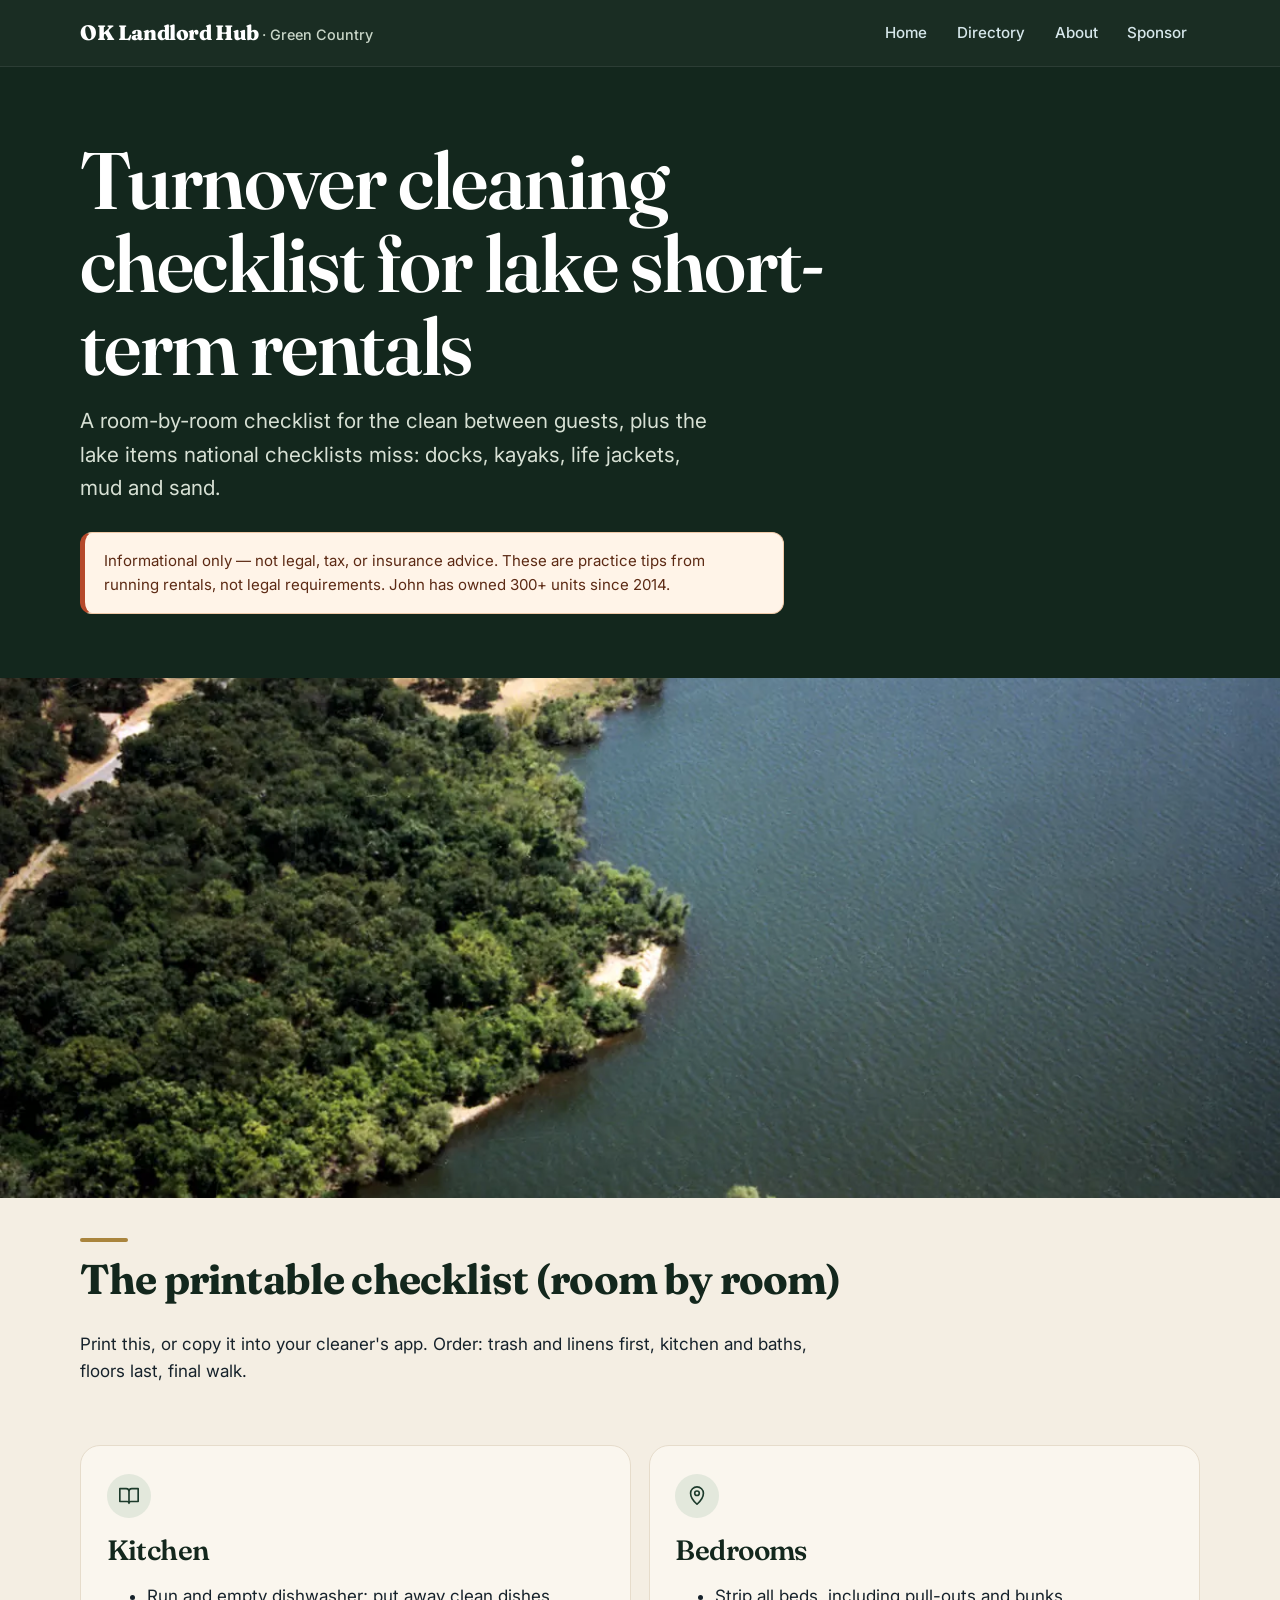
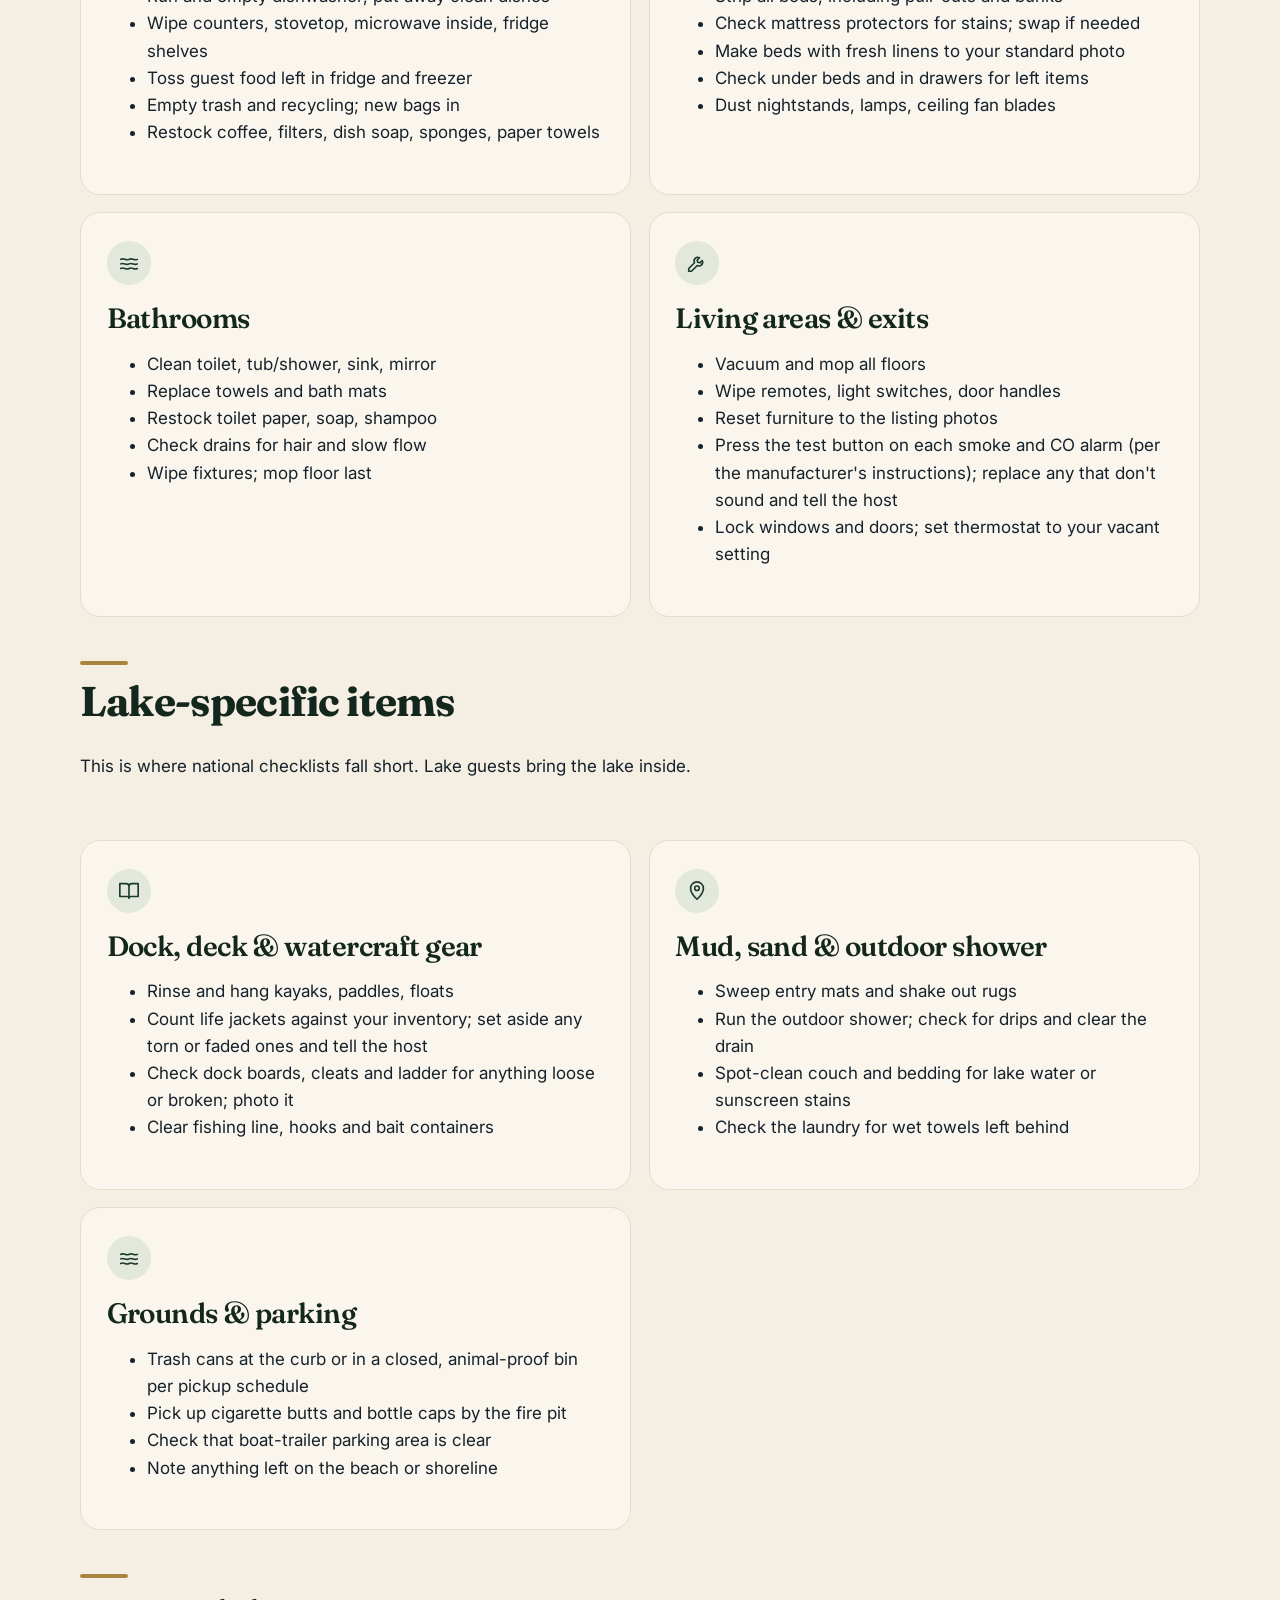
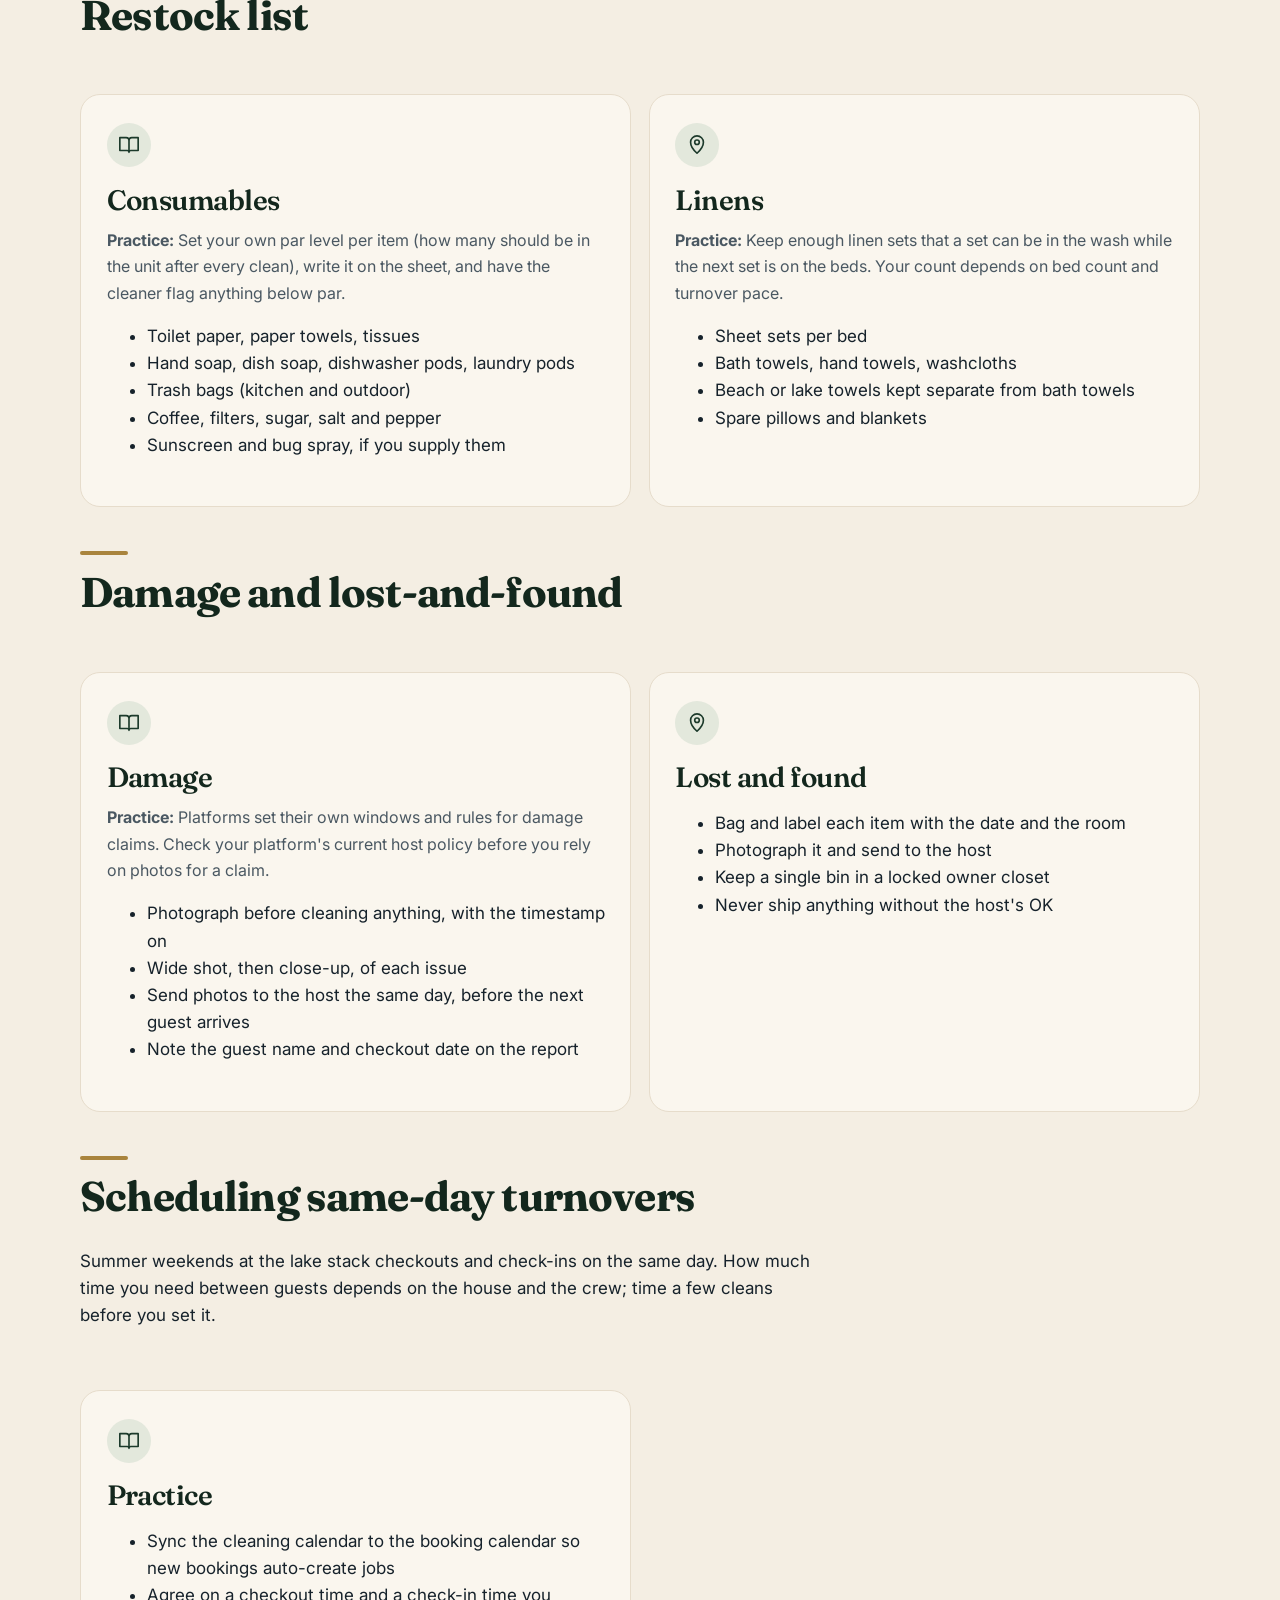
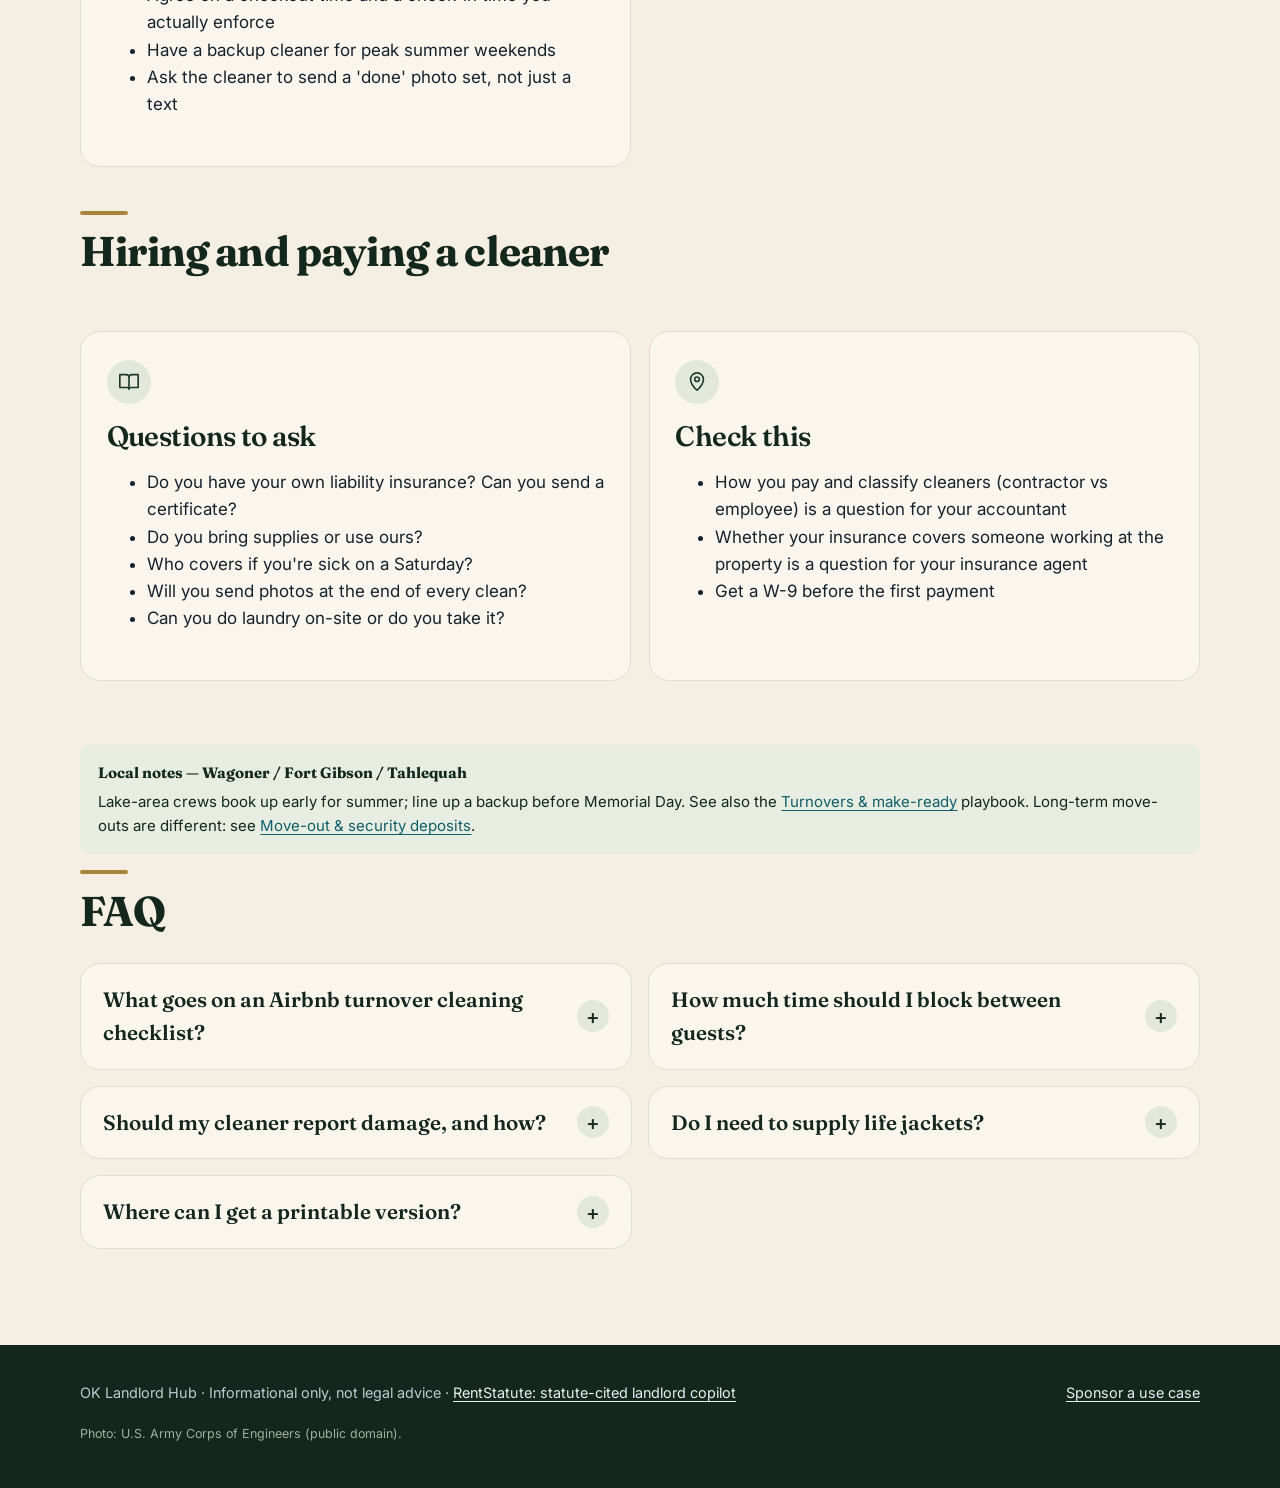
<file: turnover-cleaning-checklist.html>
<!DOCTYPE html>
<html lang="en">
<head>
  <meta charset="utf-8">
  <meta name="viewport" content="width=device-width, initial-scale=1">
  <title>Lake House Airbnb Turnover Cleaning Checklist — OK Landlord Hub</title>
  <meta name="description" content="A printable turnover cleaning checklist for Fort Gibson Lake Airbnb and Vrbo hosts, covering lake gear, restocking, photos and cleaner handoff.">
  <link rel="preconnect" href="https://fonts.googleapis.com">
  <link rel="preconnect" href="https://fonts.gstatic.com" crossorigin>
  <link rel="stylesheet" href="https://fonts.googleapis.com/css2?family=Fraunces:opsz,wght@9..144,600;9..144,700;9..144,800&family=Inter:wght@400;500;600&display=swap">
  <link rel="stylesheet" href="styles.css">
  <script src="reveal.js"></script>
  <link rel="canonical" href="https://5dogsproperties.github.io/ok-landlord-hub/turnover-cleaning-checklist.html">
  <meta property="og:type" content="article">
  <meta property="og:site_name" content="OK Landlord Hub">
  <meta property="og:title" content="Lake House Airbnb Turnover Cleaning Checklist — OK Landlord Hub">
  <meta property="og:description" content="A printable turnover cleaning checklist for Fort Gibson Lake Airbnb and Vrbo hosts, covering lake gear, restocking, photos and cleaner handoff.">
  <meta property="og:url" content="https://5dogsproperties.github.io/ok-landlord-hub/turnover-cleaning-checklist.html">
  <meta name="twitter:card" content="summary">
  <script type="application/ld+json">{"@context": "https://schema.org", "@graph": [{"@type": "Article", "headline": "Turnover cleaning checklist for lake short-term rentals", "description": "A printable turnover cleaning checklist for Fort Gibson Lake Airbnb and Vrbo hosts, covering lake gear, restocking, photos and cleaner handoff.", "url": "https://5dogsproperties.github.io/ok-landlord-hub/turnover-cleaning-checklist.html", "mainEntityOfPage": "https://5dogsproperties.github.io/ok-landlord-hub/turnover-cleaning-checklist.html", "datePublished": "2026-10-21", "dateModified": "2026-10-21", "author": {"@type": "Organization", "name": "5 Dogs Properties"}, "publisher": {"@type": "Organization", "name": "5 Dogs Properties", "url": "https://5dogsproperties.github.io/ok-landlord-hub/"}, "isPartOf": {"@type": "WebSite", "name": "OK Landlord Hub", "url": "https://5dogsproperties.github.io/ok-landlord-hub/"}}, {"@type": "FAQPage", "mainEntity": [{"@type": "Question", "name": "What goes on an Airbnb turnover cleaning checklist?", "acceptedAnswer": {"@type": "Answer", "text": "Trash and linens first, then kitchen and bathrooms, then floors, a restock to your par levels, damage and lost-and-found photos, and a final walk against the listing photos. Lake houses add life jackets, watercraft gear, dock checks and mud and sand cleanup."}}, {"@type": "Question", "name": "How much time should I block between guests?", "acceptedAnswer": {"@type": "Answer", "text": "It depends on the size of the house and the crew. Time a few real cleans, add a buffer for laundry and surprises, and set your checkout and check-in times from that."}}, {"@type": "Question", "name": "Should my cleaner report damage, and how?", "acceptedAnswer": {"@type": "Answer", "text": "Yes. Ask for timestamped photos before anything is cleaned, sent to you the same day, with the guest name and checkout date. Check your platform's current damage-claim rules."}}, {"@type": "Question", "name": "Do I need to supply life jackets?", "acceptedAnswer": {"@type": "Answer", "text": "This page doesn't answer that. If you provide life jackets or watercraft, check current Oklahoma and U.S. Army Corps of Engineers lake rules and talk to your insurance agent. If you do supply them, count and inspect them at every turnover."}}, {"@type": "Question", "name": "Where can I get a printable version?", "acceptedAnswer": {"@type": "Answer", "text": "Print this page, or copy the checklist into your cleaner's app. A downloadable version is planned."}}]}]}</script>
</head>
<body>
  <header class="site-header">
    <div class="wrap">
      <a class="logo" href="index.html">OK Landlord Hub <span>· Green Country</span></a>
      <nav aria-label="Main">
        <ul class="nav">
          <li><a href="index.html">Home</a></li>
          <li><a href="directory.html">Directory</a></li>
          <li><a href="about.html">About</a></li>
          <li><a href="sponsorship.html">Sponsor</a></li>
        </ul>
      </nav>
    </div>
  </header>

  <main>
    <section class="hero">
      <div class="wrap">
        <h1>Turnover cleaning checklist for lake short-term rentals</h1>
        <p class="lede">A room-by-room checklist for the clean between guests, plus the lake items national checklists miss: docks, kayaks, life jackets, mud and sand.</p>
        <p class="notice" role="note">Informational only — not legal, tax, or insurance advice. These are practice tips from running rentals, not legal requirements. John has owned 300+ units since 2014.</p>
      </div>
    </section>

    <figure class="photo-band" aria-hidden="true"><img src="img/fort-gibson-lake-aerial.webp" alt="" fetchpriority="high" decoding="async"></figure>

    <section class="section" style="padding-top:0">
      <div class="wrap">
        <h2>The printable checklist (room by room)</h2>
        <p>Print this, or copy it into your cleaner's app. Order: trash and linens first, kitchen and baths, floors last, final walk.</p>
        <div class="card-grid">
          <div class="card">
            <h3>Kitchen</h3>
            <ul>
              <li>Run and empty dishwasher; put away clean dishes</li>
              <li>Wipe counters, stovetop, microwave inside, fridge shelves</li>
              <li>Toss guest food left in fridge and freezer</li>
              <li>Empty trash and recycling; new bags in</li>
              <li>Restock coffee, filters, dish soap, sponges, paper towels</li>
            </ul>
          </div>
          <div class="card">
            <h3>Bedrooms</h3>
            <ul>
              <li>Strip all beds, including pull-outs and bunks</li>
              <li>Check mattress protectors for stains; swap if needed</li>
              <li>Make beds with fresh linens to your standard photo</li>
              <li>Check under beds and in drawers for left items</li>
              <li>Dust nightstands, lamps, ceiling fan blades</li>
            </ul>
          </div>
          <div class="card">
            <h3>Bathrooms</h3>
            <ul>
              <li>Clean toilet, tub/shower, sink, mirror</li>
              <li>Replace towels and bath mats</li>
              <li>Restock toilet paper, soap, shampoo</li>
              <li>Check drains for hair and slow flow</li>
              <li>Wipe fixtures; mop floor last</li>
            </ul>
          </div>
          <div class="card">
            <h3>Living areas & exits</h3>
            <ul>
              <li>Vacuum and mop all floors</li>
              <li>Wipe remotes, light switches, door handles</li>
              <li>Reset furniture to the listing photos</li>
              <li>Press the test button on each smoke and CO alarm (per the manufacturer's instructions); replace any that don't sound and tell the host</li>
              <li>Lock windows and doors; set thermostat to your vacant setting</li>
            </ul>
          </div>
        </div>

        <h2>Lake-specific items</h2>
        <p>This is where national checklists fall short. Lake guests bring the lake inside.</p>
        <div class="card-grid">
          <div class="card">
            <h3>Dock, deck & watercraft gear</h3>
            <ul>
              <li>Rinse and hang kayaks, paddles, floats</li>
              <li>Count life jackets against your inventory; set aside any torn or faded ones and tell the host</li>
              <li>Check dock boards, cleats and ladder for anything loose or broken; photo it</li>
              <li>Clear fishing line, hooks and bait containers</li>
            </ul>
          </div>
          <div class="card">
            <h3>Mud, sand & outdoor shower</h3>
            <ul>
              <li>Sweep entry mats and shake out rugs</li>
              <li>Run the outdoor shower; check for drips and clear the drain</li>
              <li>Spot-clean couch and bedding for lake water or sunscreen stains</li>
              <li>Check the laundry for wet towels left behind</li>
            </ul>
          </div>
          <div class="card">
            <h3>Grounds & parking</h3>
            <ul>
              <li>Trash cans at the curb or in a closed, animal-proof bin per pickup schedule</li>
              <li>Pick up cigarette butts and bottle caps by the fire pit</li>
              <li>Check that boat-trailer parking area is clear</li>
              <li>Note anything left on the beach or shoreline</li>
            </ul>
          </div>
        </div>

        <h2>Restock list</h2>
        <div class="card-grid">
          <div class="card">
            <h3>Consumables</h3>
            <p><strong>Practice:</strong> Set your own par level per item (how many should be in the unit after every clean), write it on the sheet, and have the cleaner flag anything below par.</p>
            <ul>
              <li>Toilet paper, paper towels, tissues</li>
              <li>Hand soap, dish soap, dishwasher pods, laundry pods</li>
              <li>Trash bags (kitchen and outdoor)</li>
              <li>Coffee, filters, sugar, salt and pepper</li>
              <li>Sunscreen and bug spray, if you supply them</li>
            </ul>
          </div>
          <div class="card">
            <h3>Linens</h3>
            <p><strong>Practice:</strong> Keep enough linen sets that a set can be in the wash while the next set is on the beds. Your count depends on bed count and turnover pace.</p>
            <ul>
              <li>Sheet sets per bed</li>
              <li>Bath towels, hand towels, washcloths</li>
              <li>Beach or lake towels kept separate from bath towels</li>
              <li>Spare pillows and blankets</li>
            </ul>
          </div>
        </div>

        <h2>Damage and lost-and-found</h2>
        <div class="card-grid">
          <div class="card">
            <h3>Damage</h3>
            <p><strong>Practice:</strong> Platforms set their own windows and rules for damage claims. Check your platform's current host policy before you rely on photos for a claim.</p>
            <ul>
              <li>Photograph before cleaning anything, with the timestamp on</li>
              <li>Wide shot, then close-up, of each issue</li>
              <li>Send photos to the host the same day, before the next guest arrives</li>
              <li>Note the guest name and checkout date on the report</li>
            </ul>
          </div>
          <div class="card">
            <h3>Lost and found</h3>
            <ul>
              <li>Bag and label each item with the date and the room</li>
              <li>Photograph it and send to the host</li>
              <li>Keep a single bin in a locked owner closet</li>
              <li>Never ship anything without the host's OK</li>
            </ul>
          </div>
        </div>

        <h2>Scheduling same-day turnovers</h2>
        <p>Summer weekends at the lake stack checkouts and check-ins on the same day. How much time you need between guests depends on the house and the crew; time a few cleans before you set it.</p>
        <div class="card-grid">
          <div class="card">
            <h3>Practice</h3>
            <ul>
              <li>Sync the cleaning calendar to the booking calendar so new bookings auto-create jobs</li>
              <li>Agree on a checkout time and a check-in time you actually enforce</li>
              <li>Have a backup cleaner for peak summer weekends</li>
              <li>Ask the cleaner to send a 'done' photo set, not just a text</li>
            </ul>
          </div>
        </div>

        <h2>Hiring and paying a cleaner</h2>
        <div class="card-grid">
          <div class="card">
            <h3>Questions to ask</h3>
            <ul>
              <li>Do you have your own liability insurance? Can you send a certificate?</li>
              <li>Do you bring supplies or use ours?</li>
              <li>Who covers if you're sick on a Saturday?</li>
              <li>Will you send photos at the end of every clean?</li>
              <li>Can you do laundry on-site or do you take it?</li>
            </ul>
          </div>
          <div class="card">
            <h3>Check this</h3>
            <ul>
              <li>How you pay and classify cleaners (contractor vs employee) is a question for your accountant</li>
              <li>Whether your insurance covers someone working at the property is a question for your insurance agent</li>
              <li>Get a W-9 before the first payment</li>
            </ul>
          </div>
        </div>

        <div class="local-notes">
          <strong>Local notes — Wagoner / Fort Gibson / Tahlequah</strong>
          Lake-area crews book up early for summer; line up a backup before Memorial Day. See also the <a href="directory.html#turnovers">Turnovers &amp; make-ready</a> playbook. Long-term move-outs are different: see <a href="directory.html#move-out">Move-out &amp; security deposits</a>.
        </div>

        <h2>FAQ</h2>
        <details class="usecase"><summary>What goes on an Airbnb turnover cleaning checklist?</summary><div class="usecase-body"><p>Trash and linens first, then kitchen and bathrooms, then floors, a restock to your par levels, damage and lost-and-found photos, and a final walk against the listing photos. Lake houses add life jackets, watercraft gear, dock checks and mud and sand cleanup.</p></div></details>
        <details class="usecase"><summary>How much time should I block between guests?</summary><div class="usecase-body"><p>It depends on the size of the house and the crew. Time a few real cleans, add a buffer for laundry and surprises, and set your checkout and check-in times from that.</p></div></details>
        <details class="usecase"><summary>Should my cleaner report damage, and how?</summary><div class="usecase-body"><p>Yes. Ask for timestamped photos before anything is cleaned, sent to you the same day, with the guest name and checkout date. Check your platform's current damage-claim rules.</p></div></details>
        <details class="usecase"><summary>Do I need to supply life jackets?</summary><div class="usecase-body"><p>This page doesn't answer that. If you provide life jackets or watercraft, check current Oklahoma and U.S. Army Corps of Engineers lake rules and talk to your insurance agent. If you do supply them, count and inspect them at every turnover.</p></div></details>
        <details class="usecase"><summary>Where can I get a printable version?</summary><div class="usecase-body"><p>Print this page, or copy the checklist into your cleaner's app. A downloadable version is planned.</p></div></details>
      </div>
    </section>
  </main>

  <footer class="site-footer">
    <div class="wrap">
      <span>OK Landlord Hub · Informational only, not legal advice · <a href="https://rentstatute.com/">RentStatute: statute-cited landlord copilot</a></span>
      <span><a href="sponsorship.html">Sponsor a use case</a></span>
      <p class="photo-credit">Photo: U.S. Army Corps of Engineers (public domain).</p>
    </div>
  </footer>
<script data-goatcounter="https://5dogsproperties.goatcounter.com/count" async src="//gc.zgo.at/count.js"></script>
</body>
</html>
</file>
<file: styles.css>
/* OK Landlord Hub — redesign: lake teal/navy, red-dirt terracotta, warm sand */
:root{
  --navy:#0e2a3b; --teal:#0f5e6b; --teal-2:#137a86; --lake:#d9ecee;
  --clay:#b5482a; --clay-dark:#8f3519; --sand:#f5ecdc; --sand-2:#ead9bb;
  --ink:#16222b; --muted:#4a5862; --card:#fffdf9; --border:#e4d7c0;
  --radius:16px; --max:1120px;
  --display:"Fraunces", Georgia, "Times New Roman", serif;
  --sans:"Inter", system-ui, -apple-system, "Segoe UI", Roboto, Arial, sans-serif;
  --shadow:0 1px 2px rgba(14,42,59,.06),0 8px 24px -12px rgba(14,42,59,.25);
}
*,*::before,*::after{box-sizing:border-box}
html{scroll-behavior:smooth}
body{margin:0;font-family:var(--sans);font-size:1.0625rem;line-height:1.6;color:var(--ink);background:var(--sand);-webkit-font-smoothing:antialiased}
a{color:var(--teal);text-underline-offset:3px;transition:color .2s}
a:hover{color:var(--clay)}
a:focus-visible,summary:focus-visible,.btn:focus-visible{outline:3px solid var(--clay);outline-offset:3px;border-radius:6px}
img{max-width:100%;height:auto}
.wrap{width:min(100% - 2.5rem,var(--max));margin-inline:auto}
h1,h2,h3{font-family:var(--display);letter-spacing:-.02em;line-height:1.1;color:var(--navy)}
.site-header{background:rgba(14,42,59,.96);backdrop-filter:saturate(1.4) blur(8px);color:#fff;padding:.9rem 0;position:sticky;top:0;z-index:20;border-bottom:3px solid var(--clay)}
.site-header .wrap{display:flex;flex-wrap:wrap;align-items:center;justify-content:space-between;gap:.6rem 1.25rem}
.logo{color:#fff;text-decoration:none;font-family:var(--display);font-weight:800;font-size:1.3rem;letter-spacing:-.02em}
.logo span{font-family:var(--sans);font-weight:500;font-size:.85rem;color:#f2b8a3;letter-spacing:.06em;text-transform:uppercase}
.logo:hover{color:#fff}
.nav{display:flex;flex-wrap:wrap;gap:.25rem;list-style:none;margin:0;padding:0}
.nav a{display:block;color:#d6e7ea;text-decoration:none;font-size:.95rem;font-weight:500;padding:.4rem .8rem;border-radius:999px;transition:background .2s,color .2s}
.nav a:hover{background:rgba(255,255,255,.1);color:#fff}
.nav a[aria-current="page"]{background:var(--clay);color:#fff}
.hero{position:relative;overflow:hidden;color:#fff;padding:4rem 0 5rem;
  background:
    radial-gradient(1200px 400px at 85% -10%,rgba(19,122,134,.55),transparent 60%),
    radial-gradient(800px 380px at -10% 110%,rgba(181,72,42,.45),transparent 60%),
    linear-gradient(160deg,var(--navy) 0%,#123f52 55%,var(--teal) 100%)}
.hero::after{content:"";position:absolute;left:0;right:0;bottom:-1px;height:48px;background:var(--sand);
  clip-path:polygon(0 70%,12% 45%,25% 62%,38% 30%,52% 58%,66% 35%,80% 60%,92% 40%,100% 55%,100% 100%,0 100%)}
.hero .wrap{position:relative;z-index:1}
.hero h1{color:#fff;margin:0 0 1rem;font-size:clamp(2.4rem,7vw,4.6rem);font-weight:800;max-width:16ch}
.hero .lede{font-size:clamp(1.08rem,2.2vw,1.3rem);color:#d9e9ec;margin:0 0 1.75rem;max-width:40rem}
.hero a:not(.btn){color:#ffd2c2}
.who{display:flex;flex-wrap:wrap;gap:.5rem;margin:0 0 2rem;padding:0;list-style:none}
.who li{background:rgba(255,255,255,.1);border:1px solid rgba(255,255,255,.25);color:#fff;font-size:.88rem;font-weight:500;padding:.4rem .9rem;border-radius:999px}
.btn{display:inline-flex;align-items:center;gap:.5rem;background:var(--clay);color:#fff!important;text-decoration:none;font-weight:600;padding:.85rem 1.4rem;border-radius:999px;border:2px solid var(--clay);cursor:pointer;transition:transform .2s,background .2s;box-shadow:0 6px 18px -8px rgba(181,72,42,.8)}
.btn::after{content:"→";transition:transform .2s}
.btn:hover{background:var(--clay-dark);border-color:var(--clay-dark);transform:translateY(-2px)}
.btn:hover::after{transform:translateX(3px)}
.btn-outline{background:transparent;color:var(--teal)!important;border-color:var(--teal);box-shadow:none}
.btn-outline:hover{background:var(--teal);border-color:var(--teal);color:#fff!important}
.hero .btn-outline{color:#fff!important;border-color:rgba(255,255,255,.7)}
.hero .btn-outline:hover{background:#fff;color:var(--navy)!important}
.btn-row{display:flex;flex-wrap:wrap;gap:.75rem}
.section{padding:3rem 0}
.section+.section{padding-top:1rem}
.section h2{margin:0 0 .75rem;font-size:clamp(1.8rem,4vw,2.6rem);font-weight:700}
.section h2::before{content:"";display:block;width:48px;height:4px;border-radius:4px;background:var(--clay);margin-bottom:.9rem}
.section p{margin:0 0 1rem}
.section h3{font-size:1.3rem}
.muted{color:var(--muted)}
.section>.wrap>p,.section>.wrap>ul{max-width:46rem}
.card-grid{display:grid;gap:1rem;margin:1.75rem 0}
@media(min-width:620px){.card-grid{grid-template-columns:1fr 1fr}}
@media(min-width:1000px){.card-grid{grid-template-columns:repeat(4,1fr)}}
.card{background:var(--card);border:1px solid var(--border);border-top:4px solid var(--teal);border-radius:var(--radius);padding:1.4rem 1.3rem 1.5rem;box-shadow:var(--shadow);transition:transform .25s,box-shadow .25s}
.card:nth-child(2n){border-top-color:var(--clay)}
.card:hover{transform:translateY(-4px);box-shadow:0 2px 4px rgba(14,42,59,.08),0 18px 36px -16px rgba(14,42,59,.35)}
.card h3{margin:0 0 .5rem;font-size:1.25rem}
.card h3 a{color:var(--navy);text-decoration:none}
.card h3 a:hover{color:var(--clay)}
.card p{margin:0;font-size:.96rem;color:var(--muted)}
details.usecase{background:var(--card);border:1px solid var(--border);border-left:5px solid var(--teal);border-radius:var(--radius);margin-bottom:1rem;box-shadow:var(--shadow);transition:box-shadow .25s,transform .25s}
details.usecase:nth-of-type(2n){border-left-color:var(--clay)}
details.usecase:hover{transform:translateY(-2px)}
details.usecase[open]{box-shadow:0 2px 4px rgba(14,42,59,.08),0 18px 40px -18px rgba(14,42,59,.4)}
details.usecase summary{cursor:pointer;padding:1.2rem 1.4rem;font-family:var(--display);font-weight:700;font-size:1.25rem;color:var(--navy);list-style:none;display:flex;justify-content:space-between;align-items:center;gap:1rem}
details.usecase summary::-webkit-details-marker{display:none}
details.usecase summary::after{content:"+";font-family:var(--sans);font-weight:500;font-size:1.3rem;color:#fff;background:var(--teal);width:2rem;height:2rem;border-radius:50%;display:grid;place-items:center;flex-shrink:0;transition:transform .3s,background .3s}
details.usecase[open] summary::after{transform:rotate(45deg);background:var(--clay)}
.usecase-body{padding:0 1.4rem 1.5rem;border-top:1px dashed var(--border)}
.usecase-body>p{margin:1rem 0 .75rem;color:var(--muted)}
.usecase-body h4{margin:1.25rem 0 .4rem;font-size:.78rem;text-transform:uppercase;letter-spacing:.1em;color:var(--clay-dark)}
.usecase-body ul{margin:.25rem 0 0;padding-left:1.2rem;font-size:.97rem}
.usecase-body li{margin-bottom:.3rem}
.usecase-body li::marker{color:var(--teal)}
.local-notes{background:var(--lake);border-radius:12px;padding:1rem 1.15rem;margin-top:1.25rem;font-size:.94rem;color:var(--navy)}
.local-notes strong{display:block;margin-bottom:.35rem;font-family:var(--display)}
.notice{background:#fff4e8;border:1px solid #f0c9a8;border-left:5px solid var(--clay);color:#5c2a14;padding:1rem 1.2rem;border-radius:12px;font-size:.94rem;margin:1.75rem 0}
.sponsor-list{margin:1rem 0;padding-left:1.2rem}
.sponsor-list li{margin-bottom:.5rem}
.sponsor-list li::marker{color:var(--clay)}
.contact-box{background:var(--navy);color:#e4eff1;border-radius:var(--radius);padding:1.75rem;margin-top:2rem;box-shadow:var(--shadow)}
.contact-box h2,.contact-box h3{color:#fff}
.contact-box a{color:#ffc7b3}
.contact-box code{background:rgba(255,255,255,.12);color:#fff;padding:.15rem .45rem;border-radius:6px;font-size:.92rem}
.site-footer{margin-top:3rem;padding:2.25rem 0 2.75rem;background:var(--navy);color:#b9cdd3;font-size:.9rem;border-top:4px solid var(--clay)}
.site-footer a{color:#e6f1f3}
.site-footer a:hover{color:#ffc7b3}
.site-footer .wrap{display:flex;flex-wrap:wrap;gap:.75rem 1.5rem;justify-content:space-between}
.js .reveal{opacity:0;transform:translateY(18px);transition:opacity .7s ease,transform .7s ease}
.js .reveal.in{opacity:1;transform:none}
.hero h1,.hero .lede,.hero .who,.hero .btn-row{animation:rise .8s ease both}
.hero .lede{animation-delay:.1s}.hero .who{animation-delay:.2s}.hero .btn-row{animation-delay:.3s}
@keyframes rise{from{opacity:0;transform:translateY(16px)}to{opacity:1;transform:none}}
@media(prefers-reduced-motion:reduce){*,*::before,*::after{animation:none!important;transition:none!important;scroll-behavior:auto!important}.js .reveal{opacity:1;transform:none}}
.contact-box .muted{color:#c9dade}.contact-box h2::before{display:none}
.hero .muted{color:#d3e4e7;max-width:44rem}.hero .notice{max-width:44rem}.hero p:last-child{margin-bottom:0}

/* ===== Hybrid (Oct 21): Green Country hero, real photos, sand card grid ===== */
:root{--forest:#13271d;--forest-2:#1c3a2b;--gold:#d2ac62;--gold-dark:#a9843d;--sand:#f4eee3;--card:#faf6ee;--border:#e6dccb;--navy:#13271d}
body{background:var(--sand)}
.site-header{background:rgba(19,39,29,.97);border-bottom:1px solid rgba(255,255,255,.08)}
.logo span{color:#c9d6c8;text-transform:none;letter-spacing:0;font-size:.9rem}
.nav a[aria-current="page"]{background:transparent;color:var(--gold)}
.nav a:hover{color:var(--gold);background:transparent}
.hero{background:var(--forest);padding:4.5rem 0 4rem}
.hero::after{display:none}
.hero h1{font-weight:600;font-size:clamp(2.6rem,7.5vw,5rem);max-width:15ch;line-height:1.04}
.hero h1 em{color:var(--gold);font-style:italic;font-weight:500}
.hero .lede,.hero .muted{color:#d7e0d4}
.who li{background:transparent;border-color:rgba(215,224,212,.45)}
.hero a:not(.btn){color:var(--gold)}
.btn{background:var(--gold);border-color:var(--gold);color:#16261c!important;box-shadow:none}
.btn:hover{background:#e0bd78;border-color:#e0bd78}
.btn-outline{background:transparent;color:var(--forest)!important;border-color:var(--forest)}
.btn-outline:hover{background:var(--forest);color:#fff!important}
.hero .btn-outline{color:#fff!important;border-color:rgba(255,255,255,.75)}
.section h2::before{background:var(--gold-dark)}
.photo-band{margin:0;height:clamp(220px,42vw,520px);overflow:hidden;background:var(--forest)}
.photo-band img{width:100%;height:100%;object-fit:cover;display:block}
.photo-band--inset{width:min(100% - 2.5rem,var(--max));margin:2.5rem auto 0;border-radius:20px;height:clamp(180px,30vw,340px)}
.card-grid{gap:1.1rem}
@media(min-width:1000px){.card-grid{grid-template-columns:1fr 1fr}}
.card{background:var(--card);border:1px solid var(--border);border-top:1px solid var(--border);border-radius:20px;padding:1.75rem 1.6rem 1.9rem;box-shadow:none}
.card:nth-child(2n){border-top-color:var(--border)}
.card:hover{box-shadow:0 14px 30px -18px rgba(19,39,29,.35)}
.card::before{content:"";display:block;width:44px;height:44px;border-radius:50%;margin-bottom:1.1rem;background:#e3e8dc center/22px no-repeat url("data:image/svg+xml,%3Csvg xmlns='http://www.w3.org/2000/svg' viewBox='0 0 24 24' fill='none' stroke='%231c3a2b' stroke-width='1.8' stroke-linecap='round' stroke-linejoin='round'%3E%3Cpath d='M2 4h7a3 3 0 0 1 3 3v13a2 2 0 0 0-2-2H2zM22 4h-7a3 3 0 0 0-3 3v13a2 2 0 0 1 2-2h8z'/%3E%3C/svg%3E")}
.card:nth-child(2)::before{background-image:url("data:image/svg+xml,%3Csvg xmlns='http://www.w3.org/2000/svg' viewBox='0 0 24 24' fill='none' stroke='%231c3a2b' stroke-width='1.8' stroke-linecap='round' stroke-linejoin='round'%3E%3Cpath d='M12 21s7-6.2 7-12a7 7 0 0 0-14 0c0 5.8 7 12 7 12z'/%3E%3Ccircle cx='12' cy='9' r='2.5'/%3E%3C/svg%3E")}
.card:nth-child(3)::before{background-image:url("data:image/svg+xml,%3Csvg xmlns='http://www.w3.org/2000/svg' viewBox='0 0 24 24' fill='none' stroke='%231c3a2b' stroke-width='1.8' stroke-linecap='round'%3E%3Cpath d='M3 8c3-2 6 2 9 0s6 2 9 0M3 13c3-2 6 2 9 0s6 2 9 0M3 18c3-2 6 2 9 0s6 2 9 0'/%3E%3C/svg%3E")}
.card:nth-child(4)::before{background-image:url("data:image/svg+xml,%3Csvg xmlns='http://www.w3.org/2000/svg' viewBox='0 0 24 24' fill='none' stroke='%231c3a2b' stroke-width='1.8' stroke-linecap='round' stroke-linejoin='round'%3E%3Cpath d='M14.7 6.3a4 4 0 0 0-5.4 5.4L3 18v3h3l6.3-6.3a4 4 0 0 0 5.4-5.4l-2.5 2.5-2.4-.6-.6-2.4z'/%3E%3C/svg%3E")}
.card h3{font-size:clamp(1.35rem,2.4vw,1.75rem);font-weight:600;margin-bottom:.7rem}
.card p{font-size:1rem;line-height:1.65}
details.usecase{border:1px solid var(--border);border-radius:20px;box-shadow:none;background:var(--card)}
details.usecase:nth-of-type(2n){border-left-color:var(--border)}
details.usecase summary{font-weight:600;font-size:1.3rem;color:var(--forest)}
details.usecase summary::after{background:#e3e8dc;color:var(--forest)}
details.usecase[open] summary::after{background:var(--gold);color:var(--forest)}
@media(min-width:900px){.section .wrap:has(> details.usecase){display:grid;grid-template-columns:1fr 1fr;gap:1rem;align-items:start}.section .wrap:has(> details.usecase)>:not(details){grid-column:1/-1}details.usecase{margin:0}details.usecase[open]{grid-column:1/-1}}
.usecase-body h4{color:var(--gold-dark)}
.local-notes{background:#e7ede1;color:var(--forest)}
.site-footer{background:var(--forest);border-top:0}
.site-footer a:hover,.contact-box a{color:var(--gold)}
.contact-box{background:var(--forest)}
@media(prefers-reduced-motion:reduce){.card:hover,details.usecase:hover{transform:none}}
.photo-band + .section{padding-top:2.5rem!important}.usecase-body h4{color:#7a5c1f}.section h2::before{background:#a9843d}
.photo-credit{flex-basis:100%;margin:.5rem 0 0;font-size:.78rem;color:#9fb0a2}
</file>
